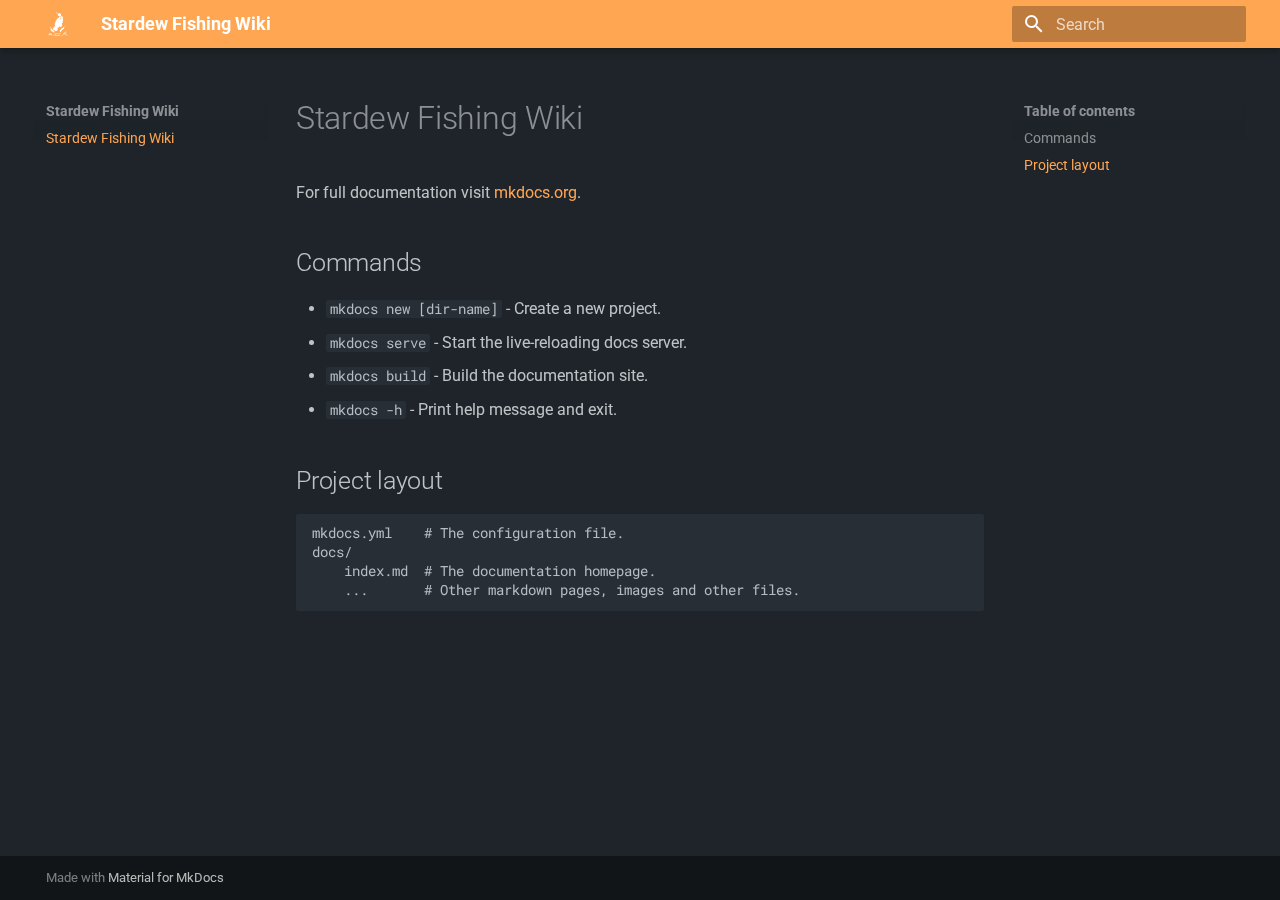
<file: index.html>
<!doctype html>
<html lang="en" class="no-js">
  <head>
    
      <meta charset="utf-8">
      <meta name="viewport" content="width=device-width,initial-scale=1">
      
      
      
      
      
      
      <link rel="icon" href="assets/favicon.png">
      <meta name="generator" content="mkdocs-1.6.1, mkdocs-material-9.6.12">
    
    
      
        <title>Stardew Fishing Wiki</title>
      
    
    
      <link rel="stylesheet" href="assets/stylesheets/main.2afb09e1.min.css">
      
        
        <link rel="stylesheet" href="assets/stylesheets/palette.06af60db.min.css">
      
      


    
    
      
    
    
      
        
        
        <link rel="preconnect" href="https://fonts.gstatic.com" crossorigin>
        <link rel="stylesheet" href="https://fonts.googleapis.com/css?family=Roboto:300,300i,400,400i,700,700i%7CRoboto+Mono:400,400i,700,700i&display=fallback">
        <style>:root{--md-text-font:"Roboto";--md-code-font:"Roboto Mono"}</style>
      
    
    
      <link rel="stylesheet" href="stylesheets/extra.css">
    
    <script>__md_scope=new URL(".",location),__md_hash=e=>[...e].reduce(((e,_)=>(e<<5)-e+_.charCodeAt(0)),0),__md_get=(e,_=localStorage,t=__md_scope)=>JSON.parse(_.getItem(t.pathname+"."+e)),__md_set=(e,_,t=localStorage,a=__md_scope)=>{try{t.setItem(a.pathname+"."+e,JSON.stringify(_))}catch(e){}}</script>
    
      

    
    
    
  </head>
  
  
    
    
      
    
    
    
    
    <body dir="ltr" data-md-color-scheme="slate" data-md-color-primary="custom" data-md-color-accent="indigo">
  
    
    <input class="md-toggle" data-md-toggle="drawer" type="checkbox" id="__drawer" autocomplete="off">
    <input class="md-toggle" data-md-toggle="search" type="checkbox" id="__search" autocomplete="off">
    <label class="md-overlay" for="__drawer"></label>
    <div data-md-component="skip">
      
        
        <a href="#stardew-fishing-wiki" class="md-skip">
          Skip to content
        </a>
      
    </div>
    <div data-md-component="announce">
      
    </div>
    
    
      

  

<header class="md-header md-header--shadow" data-md-component="header">
  <nav class="md-header__inner md-grid" aria-label="Header">
    <a href="." title="Stardew Fishing Wiki" class="md-header__button md-logo" aria-label="Stardew Fishing Wiki" data-md-component="logo">
      
  <img src="assets/favicon.png" alt="logo">

    </a>
    <label class="md-header__button md-icon" for="__drawer">
      
      <svg xmlns="http://www.w3.org/2000/svg" viewBox="0 0 24 24"><path d="M3 6h18v2H3zm0 5h18v2H3zm0 5h18v2H3z"/></svg>
    </label>
    <div class="md-header__title" data-md-component="header-title">
      <div class="md-header__ellipsis">
        <div class="md-header__topic">
          <span class="md-ellipsis">
            Stardew Fishing Wiki
          </span>
        </div>
        <div class="md-header__topic" data-md-component="header-topic">
          <span class="md-ellipsis">
            
              Stardew Fishing Wiki
            
          </span>
        </div>
      </div>
    </div>
    
      
        <form class="md-header__option" data-md-component="palette">
  
    
    
    
    <input class="md-option" data-md-color-media="" data-md-color-scheme="slate" data-md-color-primary="custom" data-md-color-accent="indigo"  aria-hidden="true"  type="radio" name="__palette" id="__palette_0">
    
  
</form>
      
    
    
      <script>var palette=__md_get("__palette");if(palette&&palette.color){if("(prefers-color-scheme)"===palette.color.media){var media=matchMedia("(prefers-color-scheme: light)"),input=document.querySelector(media.matches?"[data-md-color-media='(prefers-color-scheme: light)']":"[data-md-color-media='(prefers-color-scheme: dark)']");palette.color.media=input.getAttribute("data-md-color-media"),palette.color.scheme=input.getAttribute("data-md-color-scheme"),palette.color.primary=input.getAttribute("data-md-color-primary"),palette.color.accent=input.getAttribute("data-md-color-accent")}for(var[key,value]of Object.entries(palette.color))document.body.setAttribute("data-md-color-"+key,value)}</script>
    
    
    
      
      
        <label class="md-header__button md-icon" for="__search">
          
          <svg xmlns="http://www.w3.org/2000/svg" viewBox="0 0 24 24"><path d="M9.5 3A6.5 6.5 0 0 1 16 9.5c0 1.61-.59 3.09-1.56 4.23l.27.27h.79l5 5-1.5 1.5-5-5v-.79l-.27-.27A6.52 6.52 0 0 1 9.5 16 6.5 6.5 0 0 1 3 9.5 6.5 6.5 0 0 1 9.5 3m0 2C7 5 5 7 5 9.5S7 14 9.5 14 14 12 14 9.5 12 5 9.5 5"/></svg>
        </label>
        <div class="md-search" data-md-component="search" role="dialog">
  <label class="md-search__overlay" for="__search"></label>
  <div class="md-search__inner" role="search">
    <form class="md-search__form" name="search">
      <input type="text" class="md-search__input" name="query" aria-label="Search" placeholder="Search" autocapitalize="off" autocorrect="off" autocomplete="off" spellcheck="false" data-md-component="search-query" required>
      <label class="md-search__icon md-icon" for="__search">
        
        <svg xmlns="http://www.w3.org/2000/svg" viewBox="0 0 24 24"><path d="M9.5 3A6.5 6.5 0 0 1 16 9.5c0 1.61-.59 3.09-1.56 4.23l.27.27h.79l5 5-1.5 1.5-5-5v-.79l-.27-.27A6.52 6.52 0 0 1 9.5 16 6.5 6.5 0 0 1 3 9.5 6.5 6.5 0 0 1 9.5 3m0 2C7 5 5 7 5 9.5S7 14 9.5 14 14 12 14 9.5 12 5 9.5 5"/></svg>
        
        <svg xmlns="http://www.w3.org/2000/svg" viewBox="0 0 24 24"><path d="M20 11v2H8l5.5 5.5-1.42 1.42L4.16 12l7.92-7.92L13.5 5.5 8 11z"/></svg>
      </label>
      <nav class="md-search__options" aria-label="Search">
        
        <button type="reset" class="md-search__icon md-icon" title="Clear" aria-label="Clear" tabindex="-1">
          
          <svg xmlns="http://www.w3.org/2000/svg" viewBox="0 0 24 24"><path d="M19 6.41 17.59 5 12 10.59 6.41 5 5 6.41 10.59 12 5 17.59 6.41 19 12 13.41 17.59 19 19 17.59 13.41 12z"/></svg>
        </button>
      </nav>
      
    </form>
    <div class="md-search__output">
      <div class="md-search__scrollwrap" tabindex="0" data-md-scrollfix>
        <div class="md-search-result" data-md-component="search-result">
          <div class="md-search-result__meta">
            Initializing search
          </div>
          <ol class="md-search-result__list" role="presentation"></ol>
        </div>
      </div>
    </div>
  </div>
</div>
      
    
    
  </nav>
  
</header>
    
    <div class="md-container" data-md-component="container">
      
      
        
          
        
      
      <main class="md-main" data-md-component="main">
        <div class="md-main__inner md-grid">
          
            
              
              <div class="md-sidebar md-sidebar--primary" data-md-component="sidebar" data-md-type="navigation" >
                <div class="md-sidebar__scrollwrap">
                  <div class="md-sidebar__inner">
                    



<nav class="md-nav md-nav--primary" aria-label="Navigation" data-md-level="0">
  <label class="md-nav__title" for="__drawer">
    <a href="." title="Stardew Fishing Wiki" class="md-nav__button md-logo" aria-label="Stardew Fishing Wiki" data-md-component="logo">
      
  <img src="assets/favicon.png" alt="logo">

    </a>
    Stardew Fishing Wiki
  </label>
  
  <ul class="md-nav__list" data-md-scrollfix>
    
      
      
  
  
    
  
  
  
    <li class="md-nav__item md-nav__item--active">
      
      <input class="md-nav__toggle md-toggle" type="checkbox" id="__toc">
      
      
        
      
      
        <label class="md-nav__link md-nav__link--active" for="__toc">
          
  
  
  <span class="md-ellipsis">
    Stardew Fishing Wiki
    
  </span>
  

          <span class="md-nav__icon md-icon"></span>
        </label>
      
      <a href="." class="md-nav__link md-nav__link--active">
        
  
  
  <span class="md-ellipsis">
    Stardew Fishing Wiki
    
  </span>
  

      </a>
      
        

<nav class="md-nav md-nav--secondary" aria-label="Table of contents">
  
  
  
    
  
  
    <label class="md-nav__title" for="__toc">
      <span class="md-nav__icon md-icon"></span>
      Table of contents
    </label>
    <ul class="md-nav__list" data-md-component="toc" data-md-scrollfix>
      
        <li class="md-nav__item">
  <a href="#commands" class="md-nav__link">
    <span class="md-ellipsis">
      Commands
    </span>
  </a>
  
</li>
      
        <li class="md-nav__item">
  <a href="#project-layout" class="md-nav__link">
    <span class="md-ellipsis">
      Project layout
    </span>
  </a>
  
</li>
      
    </ul>
  
</nav>
      
    </li>
  

    
  </ul>
</nav>
                  </div>
                </div>
              </div>
            
            
              
              <div class="md-sidebar md-sidebar--secondary" data-md-component="sidebar" data-md-type="toc" >
                <div class="md-sidebar__scrollwrap">
                  <div class="md-sidebar__inner">
                    

<nav class="md-nav md-nav--secondary" aria-label="Table of contents">
  
  
  
    
  
  
    <label class="md-nav__title" for="__toc">
      <span class="md-nav__icon md-icon"></span>
      Table of contents
    </label>
    <ul class="md-nav__list" data-md-component="toc" data-md-scrollfix>
      
        <li class="md-nav__item">
  <a href="#commands" class="md-nav__link">
    <span class="md-ellipsis">
      Commands
    </span>
  </a>
  
</li>
      
        <li class="md-nav__item">
  <a href="#project-layout" class="md-nav__link">
    <span class="md-ellipsis">
      Project layout
    </span>
  </a>
  
</li>
      
    </ul>
  
</nav>
                  </div>
                </div>
              </div>
            
          
          
            <div class="md-content" data-md-component="content">
              <article class="md-content__inner md-typeset">
                
                  



<h1 id="stardew-fishing-wiki">Stardew Fishing Wiki</h1>
<p>For full documentation visit <a href="https://www.mkdocs.org">mkdocs.org</a>.</p>
<h2 id="commands">Commands</h2>
<ul>
<li><code>mkdocs new [dir-name]</code> - Create a new project.</li>
<li><code>mkdocs serve</code> - Start the live-reloading docs server.</li>
<li><code>mkdocs build</code> - Build the documentation site.</li>
<li><code>mkdocs -h</code> - Print help message and exit.</li>
</ul>
<h2 id="project-layout">Project layout</h2>
<pre><code>mkdocs.yml    # The configuration file.
docs/
    index.md  # The documentation homepage.
    ...       # Other markdown pages, images and other files.
</code></pre>












                
              </article>
            </div>
          
          
<script>var target=document.getElementById(location.hash.slice(1));target&&target.name&&(target.checked=target.name.startsWith("__tabbed_"))</script>
        </div>
        
      </main>
      
        <footer class="md-footer">
  
  <div class="md-footer-meta md-typeset">
    <div class="md-footer-meta__inner md-grid">
      <div class="md-copyright">
  
  
    Made with
    <a href="https://squidfunk.github.io/mkdocs-material/" target="_blank" rel="noopener">
      Material for MkDocs
    </a>
  
</div>
      
    </div>
  </div>
</footer>
      
    </div>
    <div class="md-dialog" data-md-component="dialog">
      <div class="md-dialog__inner md-typeset"></div>
    </div>
    
    
    
      
      <script id="__config" type="application/json">{"base": ".", "features": [], "search": "assets/javascripts/workers/search.f8cc74c7.min.js", "tags": null, "translations": {"clipboard.copied": "Copied to clipboard", "clipboard.copy": "Copy to clipboard", "search.result.more.one": "1 more on this page", "search.result.more.other": "# more on this page", "search.result.none": "No matching documents", "search.result.one": "1 matching document", "search.result.other": "# matching documents", "search.result.placeholder": "Type to start searching", "search.result.term.missing": "Missing", "select.version": "Select version"}, "version": null}</script>
    
    
      <script src="assets/javascripts/bundle.c8b220af.min.js"></script>
      
    
  </body>
</html>
</file>
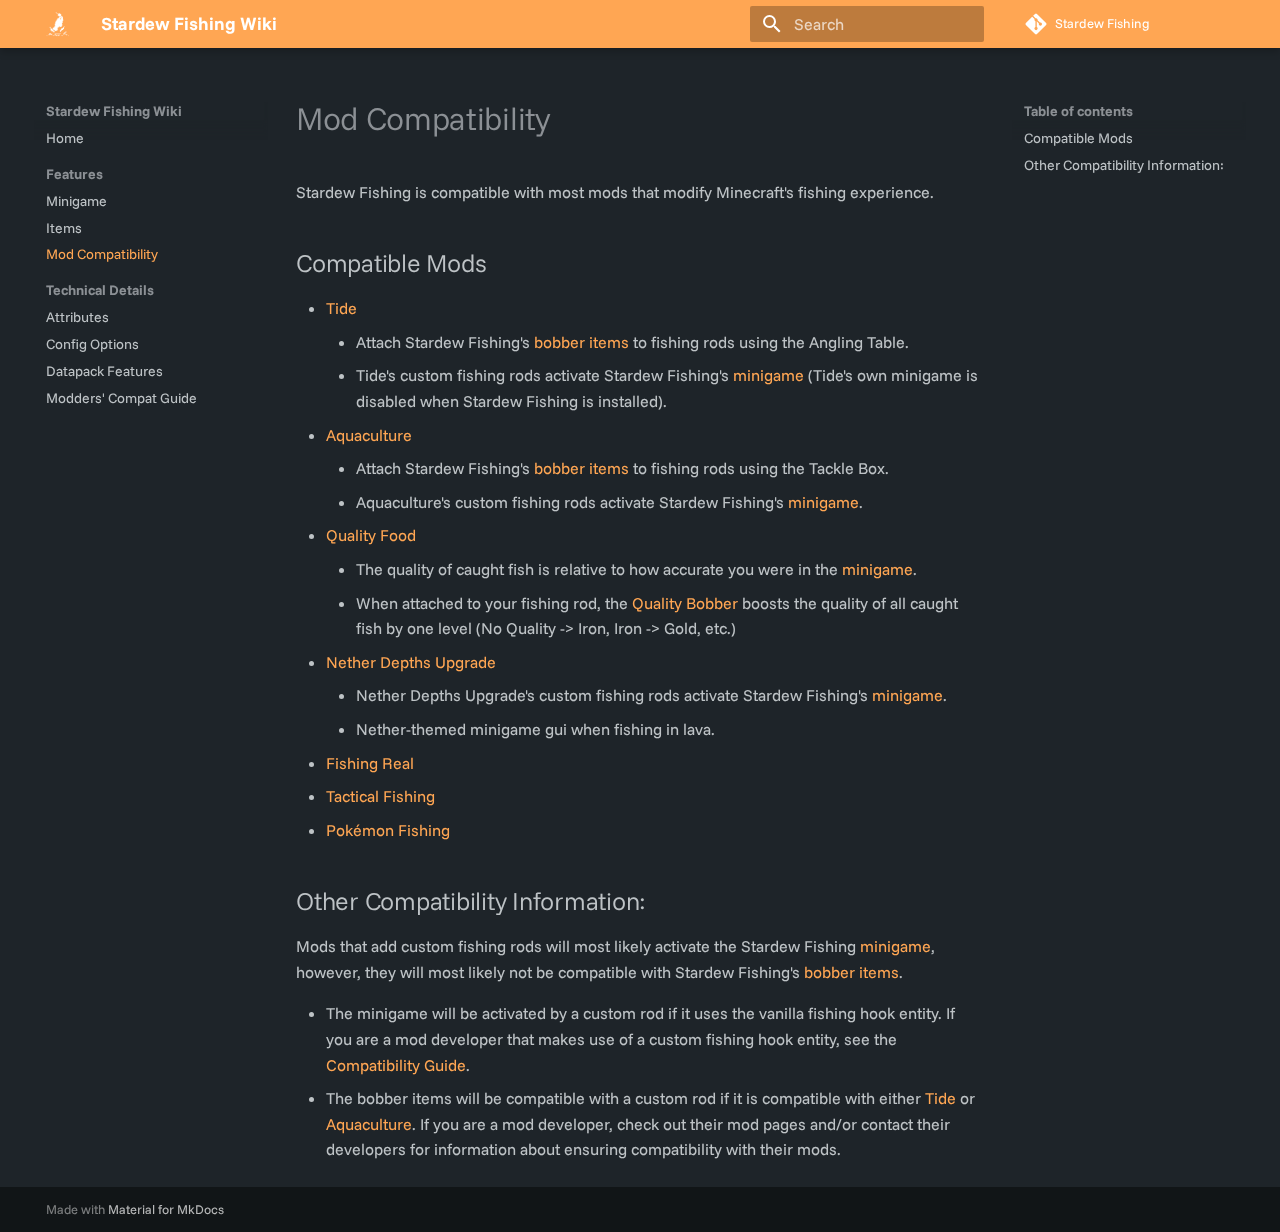
<file: features/compat/index.html>
<!doctype html>
<html lang="en" class="no-js">
  <head>
    
      <meta charset="utf-8">
      <meta name="viewport" content="width=device-width,initial-scale=1">
      
      
      
      
        <link rel="prev" href="../items/">
      
      
        <link rel="next" href="../../technical/attributes/">
      
      
      <link rel="icon" href="../../assets/favicon.png">
      <meta name="generator" content="mkdocs-1.6.1, mkdocs-material-9.6.12">
    
    
      
        <title>Mod Compatibility - Stardew Fishing Wiki</title>
      
    
    
      <link rel="stylesheet" href="../../assets/stylesheets/main.2afb09e1.min.css">
      
        
        <link rel="stylesheet" href="../../assets/stylesheets/palette.06af60db.min.css">
      
      
  
  
    
    
  
  
  <style>:root{--md-admonition-icon--example:url('data:image/svg+xml;charset=utf-8,%3Csvg%20xmlns%3D%22http%3A//www.w3.org/2000/svg%22%20viewBox%3D%220%200%20512%20512%22%3E%3C%21--%21%20Font%20Awesome%20Free%206.7.2%20by%20%40fontawesome%20-%20https%3A//fontawesome.com%20License%20-%20https%3A//fontawesome.com/license/free%20%28Icons%3A%20CC%20BY%204.0%2C%20Fonts%3A%20SIL%20OFL%201.1%2C%20Code%3A%20MIT%20License%29%20Copyright%202024%20Fonticons%2C%20Inc.--%3E%3Cpath%20d%3D%22M495.9%20166.6c3.2%208.7.5%2018.4-6.4%2024.6l-43.3%2039.4c1.1%208.3%201.7%2016.8%201.7%2025.4s-.6%2017.1-1.7%2025.4l43.3%2039.4c6.9%206.2%209.6%2015.9%206.4%2024.6-4.4%2011.9-9.7%2023.3-15.8%2034.3l-4.7%208.1c-6.6%2011-14%2021.4-22.1%2031.2-5.9%207.2-15.7%209.6-24.5%206.8l-55.7-17.7c-13.4%2010.3-28.2%2018.9-44%2025.4l-12.5%2057.1c-2%209.1-9%2016.3-18.2%2017.8-13.8%202.3-28%203.5-42.5%203.5s-28.7-1.2-42.5-3.5c-9.2-1.5-16.2-8.7-18.2-17.8l-12.5-57.1c-15.8-6.5-30.6-15.1-44-25.4l-55.6%2017.8c-8.8%202.8-18.6.3-24.5-6.8-8.1-9.8-15.5-20.2-22.1-31.2l-4.7-8.1c-6.1-11-11.4-22.4-15.8-34.3-3.2-8.7-.5-18.4%206.4-24.6l43.3-39.4c-1.1-8.4-1.7-16.9-1.7-25.5s.6-17.1%201.7-25.4l-43.3-39.4c-6.9-6.2-9.6-15.9-6.4-24.6%204.4-11.9%209.7-23.3%2015.8-34.3l4.7-8.1c6.6-11%2014-21.4%2022.1-31.2%205.9-7.2%2015.7-9.6%2024.5-6.8l55.7%2017.7c13.4-10.3%2028.2-18.9%2044-25.4l12.5-57.1c2-9.1%209-16.3%2018.2-17.8C227.3%201.2%20241.5%200%20256%200s28.7%201.2%2042.5%203.5c9.2%201.5%2016.2%208.7%2018.2%2017.8l12.5%2057.1c15.8%206.5%2030.6%2015.1%2044%2025.4l55.7-17.7c8.8-2.8%2018.6-.3%2024.5%206.8%208.1%209.8%2015.5%2020.2%2022.1%2031.2l4.7%208.1c6.1%2011%2011.4%2022.4%2015.8%2034.3zM256%20336a80%2080%200%201%200%200-160%2080%2080%200%201%200%200%20160%22/%3E%3C/svg%3E');}</style>


  
  
  
  
  <style>:root{--md-annotation-icon:url('data:image/svg+xml;charset=utf-8,%3Csvg%20xmlns%3D%22http%3A//www.w3.org/2000/svg%22%20viewBox%3D%220%200%20512%20512%22%3E%3C%21--%21%20Font%20Awesome%20Free%206.7.2%20by%20%40fontawesome%20-%20https%3A//fontawesome.com%20License%20-%20https%3A//fontawesome.com/license/free%20%28Icons%3A%20CC%20BY%204.0%2C%20Fonts%3A%20SIL%20OFL%201.1%2C%20Code%3A%20MIT%20License%29%20Copyright%202024%20Fonticons%2C%20Inc.--%3E%3Cpath%20d%3D%22M495.9%20166.6c3.2%208.7.5%2018.4-6.4%2024.6l-43.3%2039.4c1.1%208.3%201.7%2016.8%201.7%2025.4s-.6%2017.1-1.7%2025.4l43.3%2039.4c6.9%206.2%209.6%2015.9%206.4%2024.6-4.4%2011.9-9.7%2023.3-15.8%2034.3l-4.7%208.1c-6.6%2011-14%2021.4-22.1%2031.2-5.9%207.2-15.7%209.6-24.5%206.8l-55.7-17.7c-13.4%2010.3-28.2%2018.9-44%2025.4l-12.5%2057.1c-2%209.1-9%2016.3-18.2%2017.8-13.8%202.3-28%203.5-42.5%203.5s-28.7-1.2-42.5-3.5c-9.2-1.5-16.2-8.7-18.2-17.8l-12.5-57.1c-15.8-6.5-30.6-15.1-44-25.4l-55.6%2017.8c-8.8%202.8-18.6.3-24.5-6.8-8.1-9.8-15.5-20.2-22.1-31.2l-4.7-8.1c-6.1-11-11.4-22.4-15.8-34.3-3.2-8.7-.5-18.4%206.4-24.6l43.3-39.4c-1.1-8.4-1.7-16.9-1.7-25.5s.6-17.1%201.7-25.4l-43.3-39.4c-6.9-6.2-9.6-15.9-6.4-24.6%204.4-11.9%209.7-23.3%2015.8-34.3l4.7-8.1c6.6-11%2014-21.4%2022.1-31.2%205.9-7.2%2015.7-9.6%2024.5-6.8l55.7%2017.7c13.4-10.3%2028.2-18.9%2044-25.4l12.5-57.1c2-9.1%209-16.3%2018.2-17.8C227.3%201.2%20241.5%200%20256%200s28.7%201.2%2042.5%203.5c9.2%201.5%2016.2%208.7%2018.2%2017.8l12.5%2057.1c15.8%206.5%2030.6%2015.1%2044%2025.4l55.7-17.7c8.8-2.8%2018.6-.3%2024.5%206.8%208.1%209.8%2015.5%2020.2%2022.1%2031.2l4.7%208.1c6.1%2011%2011.4%2022.4%2015.8%2034.3zM256%20336a80%2080%200%201%200%200-160%2080%2080%200%201%200%200%20160%22/%3E%3C/svg%3E');}</style>


    
    
      
    
    
      
        
        
        <link rel="preconnect" href="https://fonts.gstatic.com" crossorigin>
        <link rel="stylesheet" href="https://fonts.googleapis.com/css?family=Funnel+Sans:300,300i,400,400i,700,700i%7CRoboto+Mono:400,400i,700,700i&display=fallback">
        <style>:root{--md-text-font:"Funnel Sans";--md-code-font:"Roboto Mono"}</style>
      
    
    
      <link rel="stylesheet" href="../../stylesheets/extra.css">
    
    <script>__md_scope=new URL("../..",location),__md_hash=e=>[...e].reduce(((e,_)=>(e<<5)-e+_.charCodeAt(0)),0),__md_get=(e,_=localStorage,t=__md_scope)=>JSON.parse(_.getItem(t.pathname+"."+e)),__md_set=(e,_,t=localStorage,a=__md_scope)=>{try{t.setItem(a.pathname+"."+e,JSON.stringify(_))}catch(e){}}</script>
    
      

    
    
    
  </head>
  
  
    
    
      
    
    
    
    
    <body dir="ltr" data-md-color-scheme="slate" data-md-color-primary="custom" data-md-color-accent="custom">
  
    
    <input class="md-toggle" data-md-toggle="drawer" type="checkbox" id="__drawer" autocomplete="off">
    <input class="md-toggle" data-md-toggle="search" type="checkbox" id="__search" autocomplete="off">
    <label class="md-overlay" for="__drawer"></label>
    <div data-md-component="skip">
      
        
        <a href="#mod-compatibility" class="md-skip">
          Skip to content
        </a>
      
    </div>
    <div data-md-component="announce">
      
    </div>
    
    
      

  

<header class="md-header md-header--shadow" data-md-component="header">
  <nav class="md-header__inner md-grid" aria-label="Header">
    <a href="../.." title="Stardew Fishing Wiki" class="md-header__button md-logo" aria-label="Stardew Fishing Wiki" data-md-component="logo">
      
  <img src="../../assets/favicon.png" alt="logo">

    </a>
    <label class="md-header__button md-icon" for="__drawer">
      
      <svg xmlns="http://www.w3.org/2000/svg" viewBox="0 0 24 24"><path d="M3 6h18v2H3zm0 5h18v2H3zm0 5h18v2H3z"/></svg>
    </label>
    <div class="md-header__title" data-md-component="header-title">
      <div class="md-header__ellipsis">
        <div class="md-header__topic">
          <span class="md-ellipsis">
            Stardew Fishing Wiki
          </span>
        </div>
        <div class="md-header__topic" data-md-component="header-topic">
          <span class="md-ellipsis">
            
              Mod Compatibility
            
          </span>
        </div>
      </div>
    </div>
    
      
        <form class="md-header__option" data-md-component="palette">
  
    
    
    
    <input class="md-option" data-md-color-media="" data-md-color-scheme="slate" data-md-color-primary="custom" data-md-color-accent="custom"  aria-hidden="true"  type="radio" name="__palette" id="__palette_0">
    
  
</form>
      
    
    
      <script>var palette=__md_get("__palette");if(palette&&palette.color){if("(prefers-color-scheme)"===palette.color.media){var media=matchMedia("(prefers-color-scheme: light)"),input=document.querySelector(media.matches?"[data-md-color-media='(prefers-color-scheme: light)']":"[data-md-color-media='(prefers-color-scheme: dark)']");palette.color.media=input.getAttribute("data-md-color-media"),palette.color.scheme=input.getAttribute("data-md-color-scheme"),palette.color.primary=input.getAttribute("data-md-color-primary"),palette.color.accent=input.getAttribute("data-md-color-accent")}for(var[key,value]of Object.entries(palette.color))document.body.setAttribute("data-md-color-"+key,value)}</script>
    
    
    
      
      
        <label class="md-header__button md-icon" for="__search">
          
          <svg xmlns="http://www.w3.org/2000/svg" viewBox="0 0 24 24"><path d="M9.5 3A6.5 6.5 0 0 1 16 9.5c0 1.61-.59 3.09-1.56 4.23l.27.27h.79l5 5-1.5 1.5-5-5v-.79l-.27-.27A6.52 6.52 0 0 1 9.5 16 6.5 6.5 0 0 1 3 9.5 6.5 6.5 0 0 1 9.5 3m0 2C7 5 5 7 5 9.5S7 14 9.5 14 14 12 14 9.5 12 5 9.5 5"/></svg>
        </label>
        <div class="md-search" data-md-component="search" role="dialog">
  <label class="md-search__overlay" for="__search"></label>
  <div class="md-search__inner" role="search">
    <form class="md-search__form" name="search">
      <input type="text" class="md-search__input" name="query" aria-label="Search" placeholder="Search" autocapitalize="off" autocorrect="off" autocomplete="off" spellcheck="false" data-md-component="search-query" required>
      <label class="md-search__icon md-icon" for="__search">
        
        <svg xmlns="http://www.w3.org/2000/svg" viewBox="0 0 24 24"><path d="M9.5 3A6.5 6.5 0 0 1 16 9.5c0 1.61-.59 3.09-1.56 4.23l.27.27h.79l5 5-1.5 1.5-5-5v-.79l-.27-.27A6.52 6.52 0 0 1 9.5 16 6.5 6.5 0 0 1 3 9.5 6.5 6.5 0 0 1 9.5 3m0 2C7 5 5 7 5 9.5S7 14 9.5 14 14 12 14 9.5 12 5 9.5 5"/></svg>
        
        <svg xmlns="http://www.w3.org/2000/svg" viewBox="0 0 24 24"><path d="M20 11v2H8l5.5 5.5-1.42 1.42L4.16 12l7.92-7.92L13.5 5.5 8 11z"/></svg>
      </label>
      <nav class="md-search__options" aria-label="Search">
        
        <button type="reset" class="md-search__icon md-icon" title="Clear" aria-label="Clear" tabindex="-1">
          
          <svg xmlns="http://www.w3.org/2000/svg" viewBox="0 0 24 24"><path d="M19 6.41 17.59 5 12 10.59 6.41 5 5 6.41 10.59 12 5 17.59 6.41 19 12 13.41 17.59 19 19 17.59 13.41 12z"/></svg>
        </button>
      </nav>
      
    </form>
    <div class="md-search__output">
      <div class="md-search__scrollwrap" tabindex="0" data-md-scrollfix>
        <div class="md-search-result" data-md-component="search-result">
          <div class="md-search-result__meta">
            Initializing search
          </div>
          <ol class="md-search-result__list" role="presentation"></ol>
        </div>
      </div>
    </div>
  </div>
</div>
      
    
    
      <div class="md-header__source">
        <a href="https://github.com/BrownBear85/stardewfishing" title="Go to repository" class="md-source" data-md-component="source">
  <div class="md-source__icon md-icon">
    
    <svg xmlns="http://www.w3.org/2000/svg" viewBox="0 0 448 512"><!--! Font Awesome Free 6.7.2 by @fontawesome - https://fontawesome.com License - https://fontawesome.com/license/free (Icons: CC BY 4.0, Fonts: SIL OFL 1.1, Code: MIT License) Copyright 2024 Fonticons, Inc.--><path d="M439.55 236.05 244 40.45a28.87 28.87 0 0 0-40.81 0l-40.66 40.63 51.52 51.52c27.06-9.14 52.68 16.77 43.39 43.68l49.66 49.66c34.23-11.8 61.18 31 35.47 56.69-26.49 26.49-70.21-2.87-56-37.34L240.22 199v121.85c25.3 12.54 22.26 41.85 9.08 55a34.34 34.34 0 0 1-48.55 0c-17.57-17.6-11.07-46.91 11.25-56v-123c-20.8-8.51-24.6-30.74-18.64-45L142.57 101 8.45 235.14a28.86 28.86 0 0 0 0 40.81l195.61 195.6a28.86 28.86 0 0 0 40.8 0l194.69-194.69a28.86 28.86 0 0 0 0-40.81"/></svg>
  </div>
  <div class="md-source__repository">
    Stardew Fishing
  </div>
</a>
      </div>
    
  </nav>
  
</header>
    
    <div class="md-container" data-md-component="container">
      
      
        
          
        
      
      <main class="md-main" data-md-component="main">
        <div class="md-main__inner md-grid">
          
            
              
              <div class="md-sidebar md-sidebar--primary" data-md-component="sidebar" data-md-type="navigation" >
                <div class="md-sidebar__scrollwrap">
                  <div class="md-sidebar__inner">
                    



<nav class="md-nav md-nav--primary" aria-label="Navigation" data-md-level="0">
  <label class="md-nav__title" for="__drawer">
    <a href="../.." title="Stardew Fishing Wiki" class="md-nav__button md-logo" aria-label="Stardew Fishing Wiki" data-md-component="logo">
      
  <img src="../../assets/favicon.png" alt="logo">

    </a>
    Stardew Fishing Wiki
  </label>
  
    <div class="md-nav__source">
      <a href="https://github.com/BrownBear85/stardewfishing" title="Go to repository" class="md-source" data-md-component="source">
  <div class="md-source__icon md-icon">
    
    <svg xmlns="http://www.w3.org/2000/svg" viewBox="0 0 448 512"><!--! Font Awesome Free 6.7.2 by @fontawesome - https://fontawesome.com License - https://fontawesome.com/license/free (Icons: CC BY 4.0, Fonts: SIL OFL 1.1, Code: MIT License) Copyright 2024 Fonticons, Inc.--><path d="M439.55 236.05 244 40.45a28.87 28.87 0 0 0-40.81 0l-40.66 40.63 51.52 51.52c27.06-9.14 52.68 16.77 43.39 43.68l49.66 49.66c34.23-11.8 61.18 31 35.47 56.69-26.49 26.49-70.21-2.87-56-37.34L240.22 199v121.85c25.3 12.54 22.26 41.85 9.08 55a34.34 34.34 0 0 1-48.55 0c-17.57-17.6-11.07-46.91 11.25-56v-123c-20.8-8.51-24.6-30.74-18.64-45L142.57 101 8.45 235.14a28.86 28.86 0 0 0 0 40.81l195.61 195.6a28.86 28.86 0 0 0 40.8 0l194.69-194.69a28.86 28.86 0 0 0 0-40.81"/></svg>
  </div>
  <div class="md-source__repository">
    Stardew Fishing
  </div>
</a>
    </div>
  
  <ul class="md-nav__list" data-md-scrollfix>
    
      
      
  
  
  
  
    <li class="md-nav__item">
      <a href="../.." class="md-nav__link">
        
  
  
  <span class="md-ellipsis">
    Home
    
  </span>
  

      </a>
    </li>
  

    
      
      
  
  
    
  
  
  
    
    
    
    
      
        
        
      
    
    
    <li class="md-nav__item md-nav__item--active md-nav__item--section md-nav__item--nested">
      
        
        
        <input class="md-nav__toggle md-toggle " type="checkbox" id="__nav_2" checked>
        
          
          <label class="md-nav__link" for="__nav_2" id="__nav_2_label" tabindex="">
            
  
  
  <span class="md-ellipsis">
    Features
    
  </span>
  

            <span class="md-nav__icon md-icon"></span>
          </label>
        
        <nav class="md-nav" data-md-level="1" aria-labelledby="__nav_2_label" aria-expanded="true">
          <label class="md-nav__title" for="__nav_2">
            <span class="md-nav__icon md-icon"></span>
            Features
          </label>
          <ul class="md-nav__list" data-md-scrollfix>
            
              
                
  
  
  
  
    <li class="md-nav__item">
      <a href="../minigame/" class="md-nav__link">
        
  
  
  <span class="md-ellipsis">
    Minigame
    
  </span>
  

      </a>
    </li>
  

              
            
              
                
  
  
  
  
    <li class="md-nav__item">
      <a href="../items/" class="md-nav__link">
        
  
  
  <span class="md-ellipsis">
    Items
    
  </span>
  

      </a>
    </li>
  

              
            
              
                
  
  
    
  
  
  
    <li class="md-nav__item md-nav__item--active">
      
      <input class="md-nav__toggle md-toggle" type="checkbox" id="__toc">
      
      
        
      
      
        <label class="md-nav__link md-nav__link--active" for="__toc">
          
  
  
  <span class="md-ellipsis">
    Mod Compatibility
    
  </span>
  

          <span class="md-nav__icon md-icon"></span>
        </label>
      
      <a href="./" class="md-nav__link md-nav__link--active">
        
  
  
  <span class="md-ellipsis">
    Mod Compatibility
    
  </span>
  

      </a>
      
        

<nav class="md-nav md-nav--secondary" aria-label="Table of contents">
  
  
  
    
  
  
    <label class="md-nav__title" for="__toc">
      <span class="md-nav__icon md-icon"></span>
      Table of contents
    </label>
    <ul class="md-nav__list" data-md-component="toc" data-md-scrollfix>
      
        <li class="md-nav__item">
  <a href="#compatible-mods" class="md-nav__link">
    <span class="md-ellipsis">
      Compatible Mods
    </span>
  </a>
  
</li>
      
        <li class="md-nav__item">
  <a href="#other-compatibility-information" class="md-nav__link">
    <span class="md-ellipsis">
      Other Compatibility Information:
    </span>
  </a>
  
</li>
      
    </ul>
  
</nav>
      
    </li>
  

              
            
          </ul>
        </nav>
      
    </li>
  

    
      
      
  
  
  
  
    
    
    
    
      
        
        
      
    
    
    <li class="md-nav__item md-nav__item--section md-nav__item--nested">
      
        
        
        <input class="md-nav__toggle md-toggle " type="checkbox" id="__nav_3" >
        
          
          <label class="md-nav__link" for="__nav_3" id="__nav_3_label" tabindex="">
            
  
  
  <span class="md-ellipsis">
    Technical Details
    
  </span>
  

            <span class="md-nav__icon md-icon"></span>
          </label>
        
        <nav class="md-nav" data-md-level="1" aria-labelledby="__nav_3_label" aria-expanded="false">
          <label class="md-nav__title" for="__nav_3">
            <span class="md-nav__icon md-icon"></span>
            Technical Details
          </label>
          <ul class="md-nav__list" data-md-scrollfix>
            
              
                
  
  
  
  
    <li class="md-nav__item">
      <a href="../../technical/attributes/" class="md-nav__link">
        
  
  
  <span class="md-ellipsis">
    Attributes
    
  </span>
  

      </a>
    </li>
  

              
            
              
                
  
  
  
  
    <li class="md-nav__item">
      <a href="../../technical/config/" class="md-nav__link">
        
  
  
  <span class="md-ellipsis">
    Config Options
    
  </span>
  

      </a>
    </li>
  

              
            
              
                
  
  
  
  
    <li class="md-nav__item">
      <a href="../../technical/datapacks/" class="md-nav__link">
        
  
  
  <span class="md-ellipsis">
    Datapack Features
    
  </span>
  

      </a>
    </li>
  

              
            
              
                
  
  
  
  
    <li class="md-nav__item">
      <a href="../../technical/compat-guide/" class="md-nav__link">
        
  
  
  <span class="md-ellipsis">
    Modders' Compat Guide
    
  </span>
  

      </a>
    </li>
  

              
            
          </ul>
        </nav>
      
    </li>
  

    
  </ul>
</nav>
                  </div>
                </div>
              </div>
            
            
              
              <div class="md-sidebar md-sidebar--secondary" data-md-component="sidebar" data-md-type="toc" >
                <div class="md-sidebar__scrollwrap">
                  <div class="md-sidebar__inner">
                    

<nav class="md-nav md-nav--secondary" aria-label="Table of contents">
  
  
  
    
  
  
    <label class="md-nav__title" for="__toc">
      <span class="md-nav__icon md-icon"></span>
      Table of contents
    </label>
    <ul class="md-nav__list" data-md-component="toc" data-md-scrollfix>
      
        <li class="md-nav__item">
  <a href="#compatible-mods" class="md-nav__link">
    <span class="md-ellipsis">
      Compatible Mods
    </span>
  </a>
  
</li>
      
        <li class="md-nav__item">
  <a href="#other-compatibility-information" class="md-nav__link">
    <span class="md-ellipsis">
      Other Compatibility Information:
    </span>
  </a>
  
</li>
      
    </ul>
  
</nav>
                  </div>
                </div>
              </div>
            
          
          
            <div class="md-content" data-md-component="content">
              <article class="md-content__inner md-typeset">
                
                  


  
  


<h1 id="mod-compatibility">Mod Compatibility</h1>
<p>Stardew Fishing is compatible with most mods that modify Minecraft's fishing experience.</p>
<h2 id="compatible-mods">Compatible Mods</h2>
<ul>
<li><a href="https://www.curseforge.com/minecraft/mc-mods/tide">Tide</a><ul>
<li>Attach Stardew Fishing's <a href="../items/#bobber-items">bobber items</a> to fishing rods using the Angling Table.</li>
<li>Tide's custom fishing rods activate Stardew Fishing's <a href="../minigame/">minigame</a> (Tide's own minigame is disabled when Stardew Fishing is installed).</li>
</ul>
</li>
<li><a href="https://www.curseforge.com/minecraft/mc-mods/aquaculture">Aquaculture</a><ul>
<li>Attach Stardew Fishing's <a href="../items/#bobber-items">bobber items</a> to fishing rods using the Tackle Box.</li>
<li>Aquaculture's custom fishing rods activate Stardew Fishing's <a href="../minigame/">minigame</a>.</li>
</ul>
</li>
<li><a href="https://www.curseforge.com/minecraft/mc-mods/quality-food">Quality Food</a><ul>
<li>The quality of caught fish is relative to how accurate you were in the <a href="../minigame/">minigame</a>.</li>
<li>When attached to your fishing rod, the <a href="../items/#quality-bobber">Quality Bobber</a> boosts the quality of all caught fish by one level (No Quality -&gt; Iron, Iron -&gt; Gold, etc.)</li>
</ul>
</li>
<li><a href="https://www.curseforge.com/minecraft/mc-mods/nether-depths-upgrade">Nether Depths Upgrade</a><ul>
<li>Nether Depths Upgrade's custom fishing rods activate Stardew Fishing's <a href="../minigame/">minigame</a>.</li>
<li>Nether-themed minigame gui when fishing in lava.</li>
</ul>
</li>
<li><a href="https://www.curseforge.com/minecraft/mc-mods/fishing-real">Fishing Real</a></li>
<li><a href="https://www.curseforge.com/minecraft/mc-mods/tactical-fishing">Tactical Fishing</a></li>
<li><a href="https://modrinth.com/datapack/pokmon-fishing">Pokémon Fishing</a></li>
</ul>
<h2 id="other-compatibility-information">Other Compatibility Information:</h2>
<p>Mods that add custom fishing rods will most likely activate the Stardew Fishing <a href="../minigame/">minigame</a>, however, they will most likely not be compatible with Stardew Fishing's <a href="../items/#bobber-items">bobber items</a>.</p>
<ul>
<li>The minigame will be activated by a custom rod if it uses the vanilla fishing hook entity. If you are a mod developer that makes use of a custom fishing hook entity, see the <a href="../../technical/compat-guide/#custom-fishing-hook-entities">Compatibility Guide</a>.</li>
<li>The bobber items will be compatible with a custom rod if it is compatible with either <a href="https://www.curseforge.com/minecraft/mc-mods/tide">Tide</a> or <a href="https://www.curseforge.com/minecraft/mc-mods/aquaculture">Aquaculture</a>. If you are a mod developer, check out their mod pages and/or contact their developers for information about ensuring compatibility with their mods.</li>
</ul>












                
              </article>
            </div>
          
          
<script>var target=document.getElementById(location.hash.slice(1));target&&target.name&&(target.checked=target.name.startsWith("__tabbed_"))</script>
        </div>
        
      </main>
      
        <footer class="md-footer">
  
  <div class="md-footer-meta md-typeset">
    <div class="md-footer-meta__inner md-grid">
      <div class="md-copyright">
  
  
    Made with
    <a href="https://squidfunk.github.io/mkdocs-material/" target="_blank" rel="noopener">
      Material for MkDocs
    </a>
  
</div>
      
    </div>
  </div>
</footer>
      
    </div>
    <div class="md-dialog" data-md-component="dialog">
      <div class="md-dialog__inner md-typeset"></div>
    </div>
    
    
    
      
      <script id="__config" type="application/json">{"base": "../..", "features": ["navigation.sections", "content.code.copy"], "search": "../../assets/javascripts/workers/search.f8cc74c7.min.js", "tags": null, "translations": {"clipboard.copied": "Copied to clipboard", "clipboard.copy": "Copy to clipboard", "search.result.more.one": "1 more on this page", "search.result.more.other": "# more on this page", "search.result.none": "No matching documents", "search.result.one": "1 matching document", "search.result.other": "# matching documents", "search.result.placeholder": "Type to start searching", "search.result.term.missing": "Missing", "select.version": "Select version"}, "version": null}</script>
    
    
      <script src="../../assets/javascripts/bundle.c8b220af.min.js"></script>
      
    
  </body>
</html>
</file>
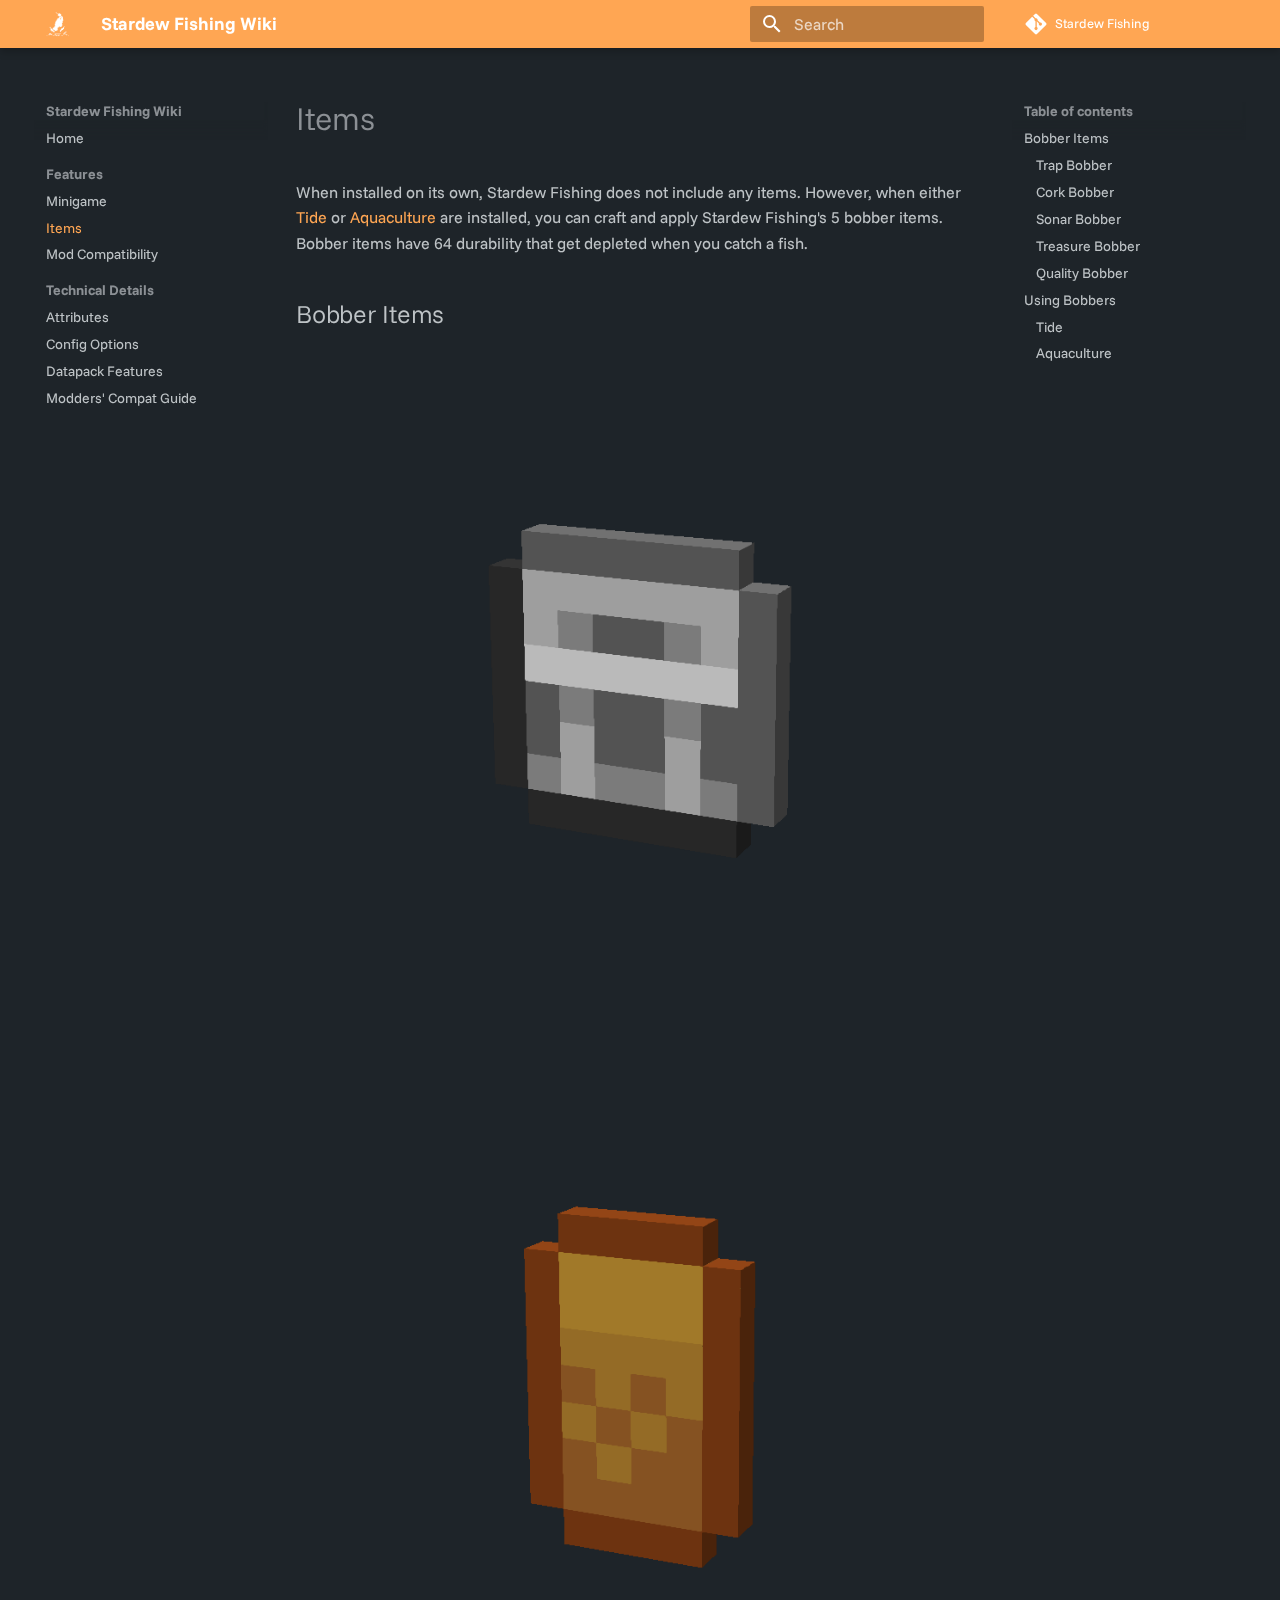
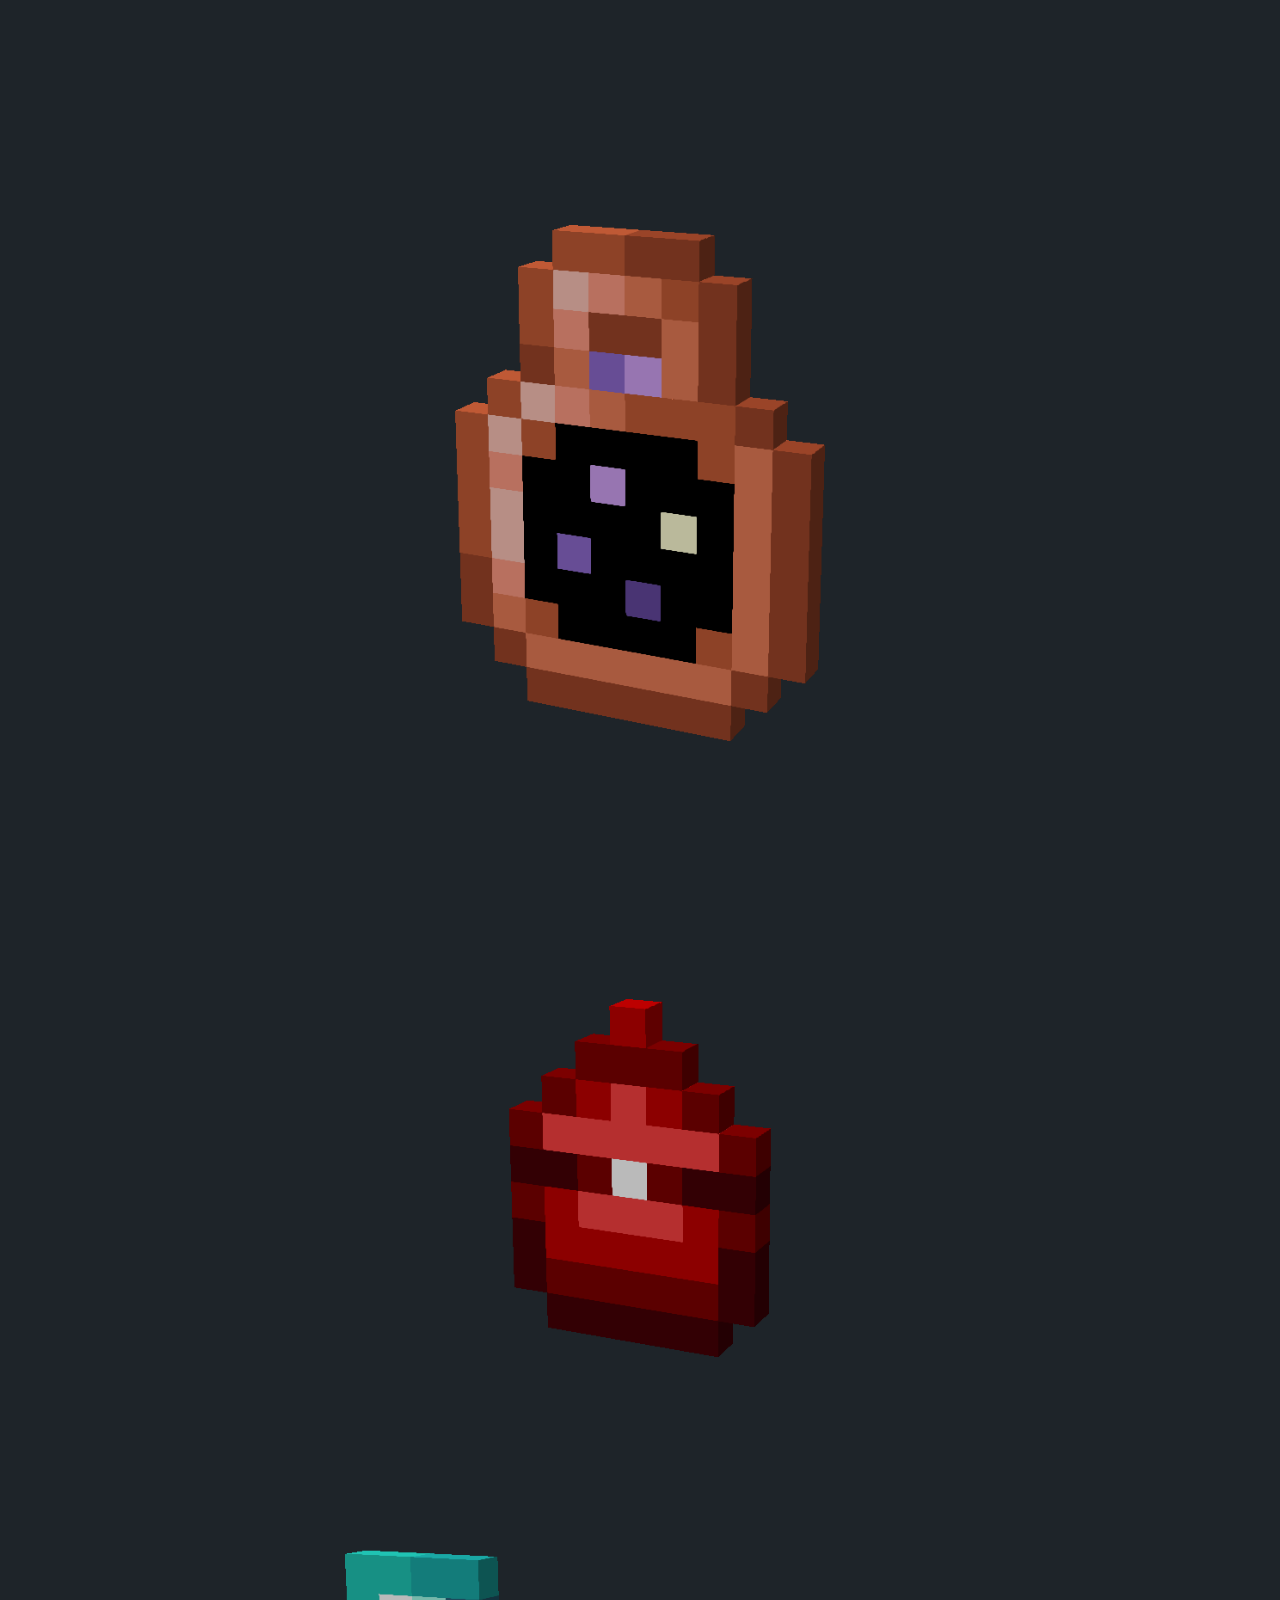
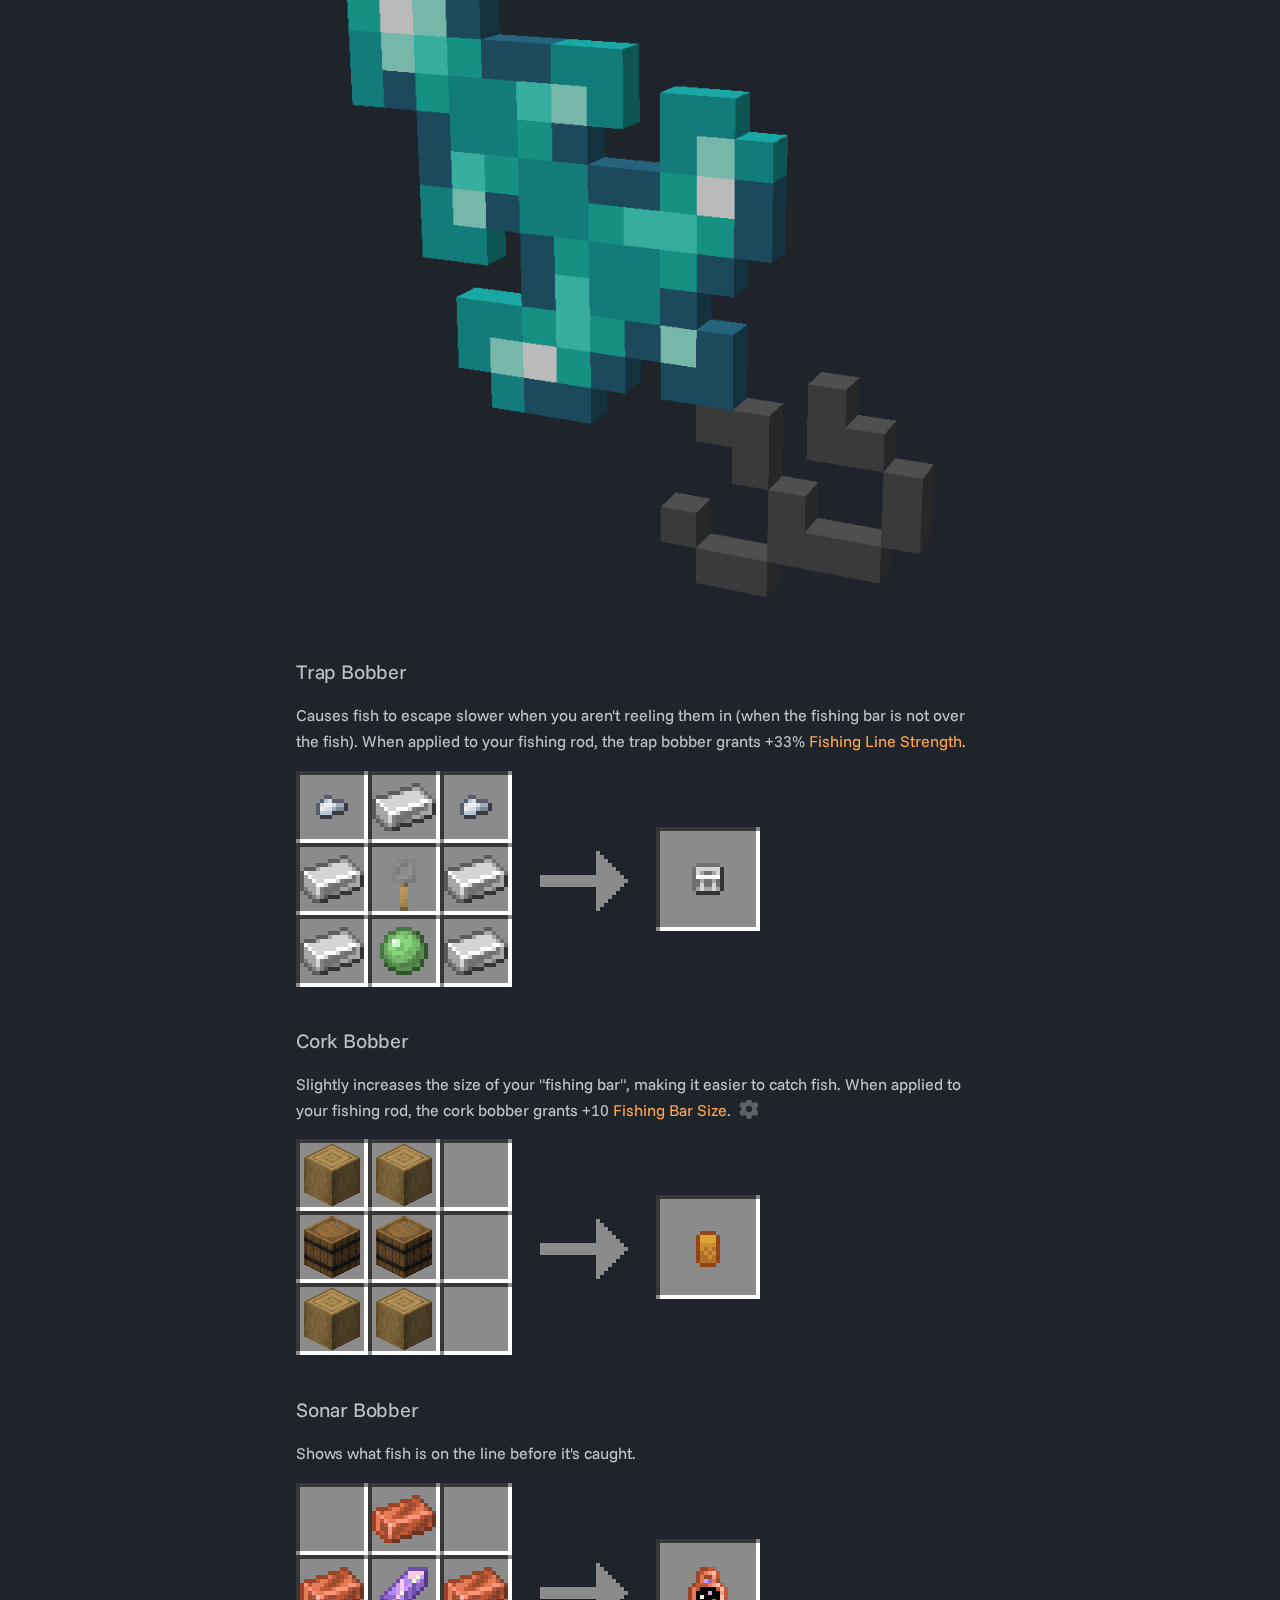
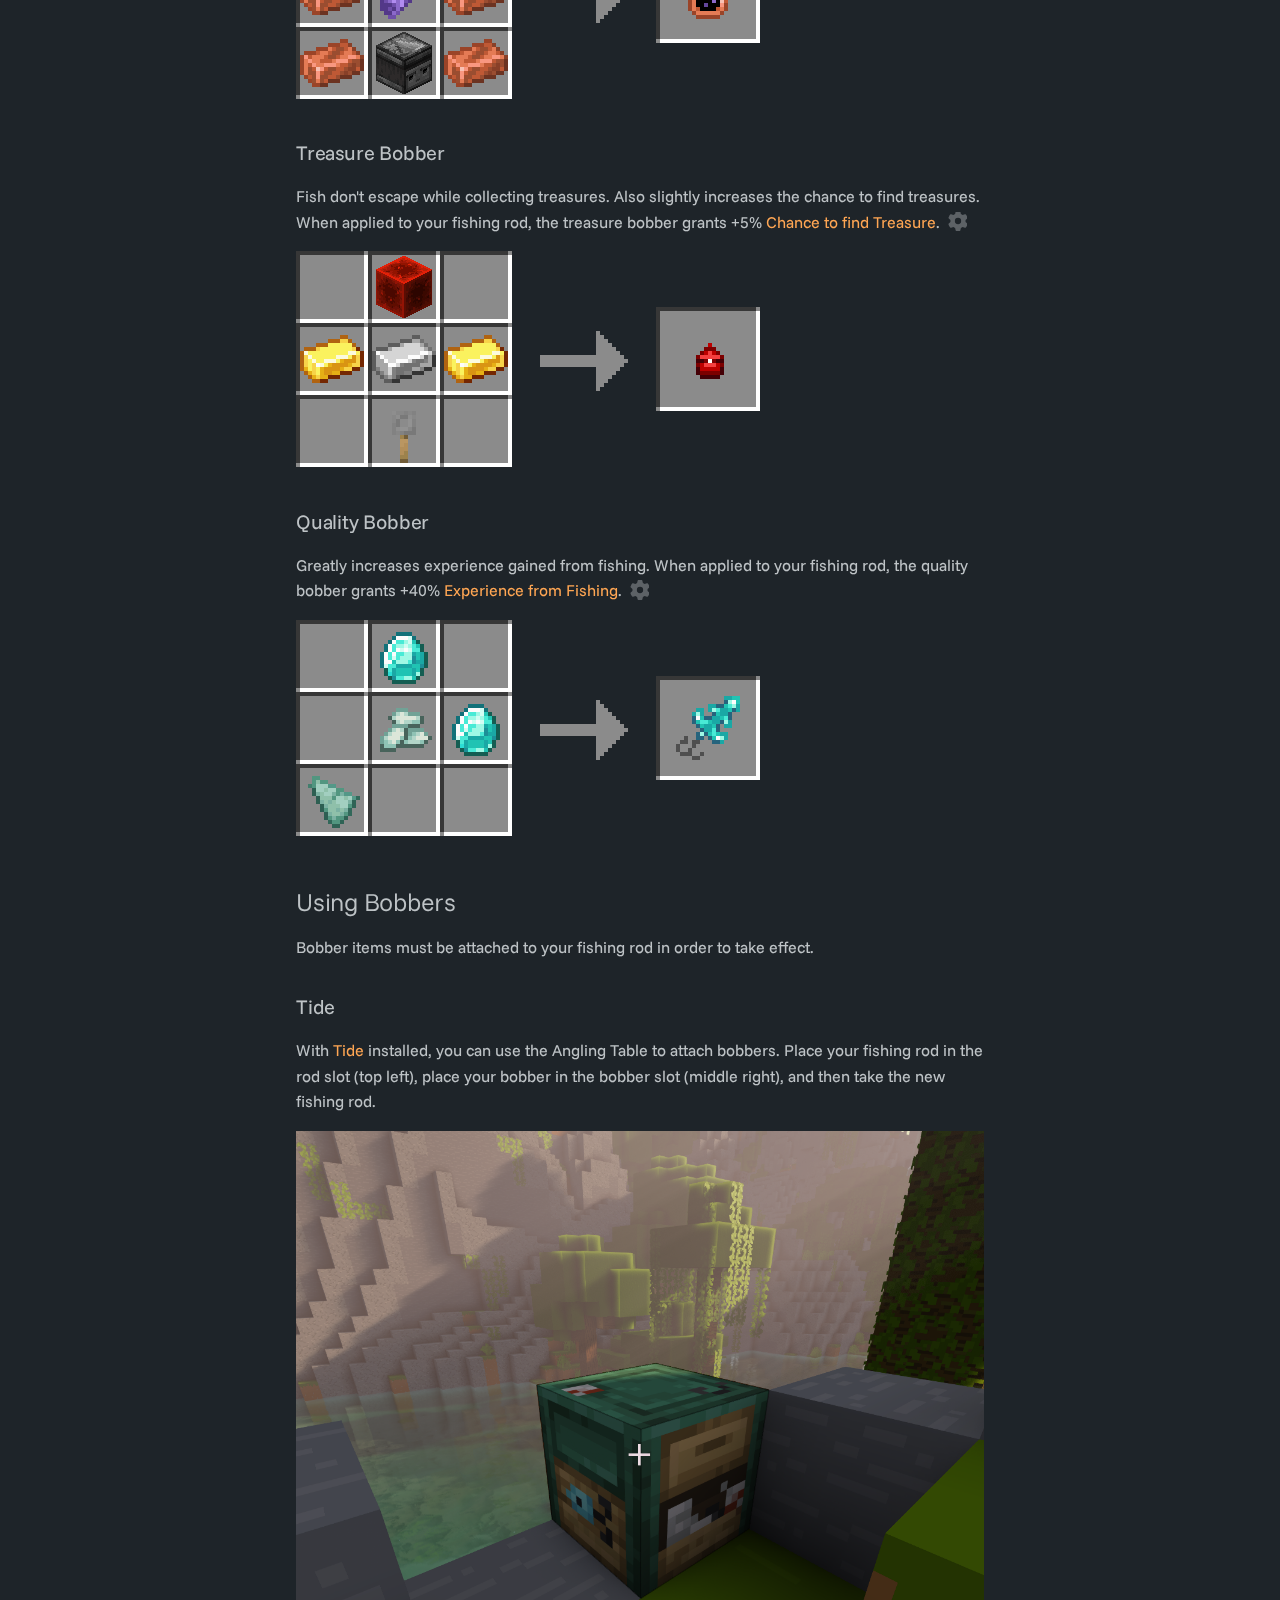
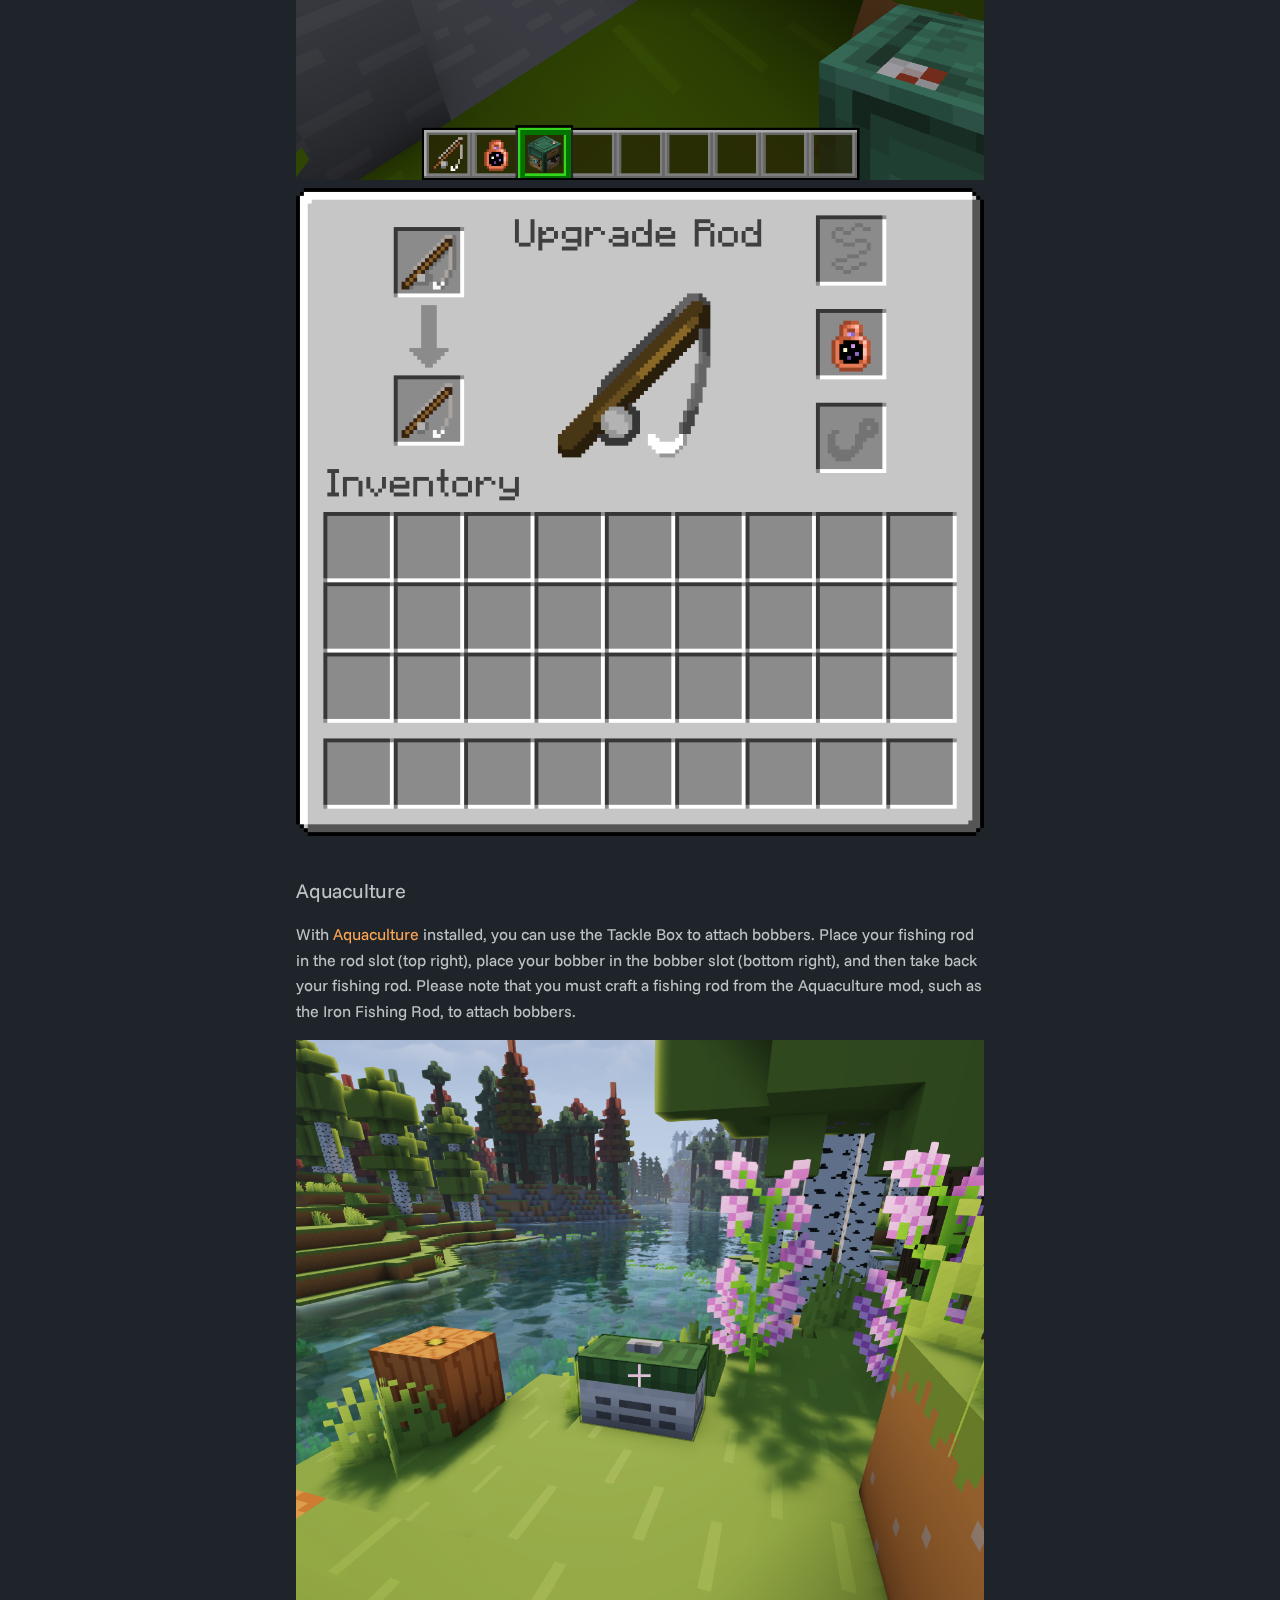
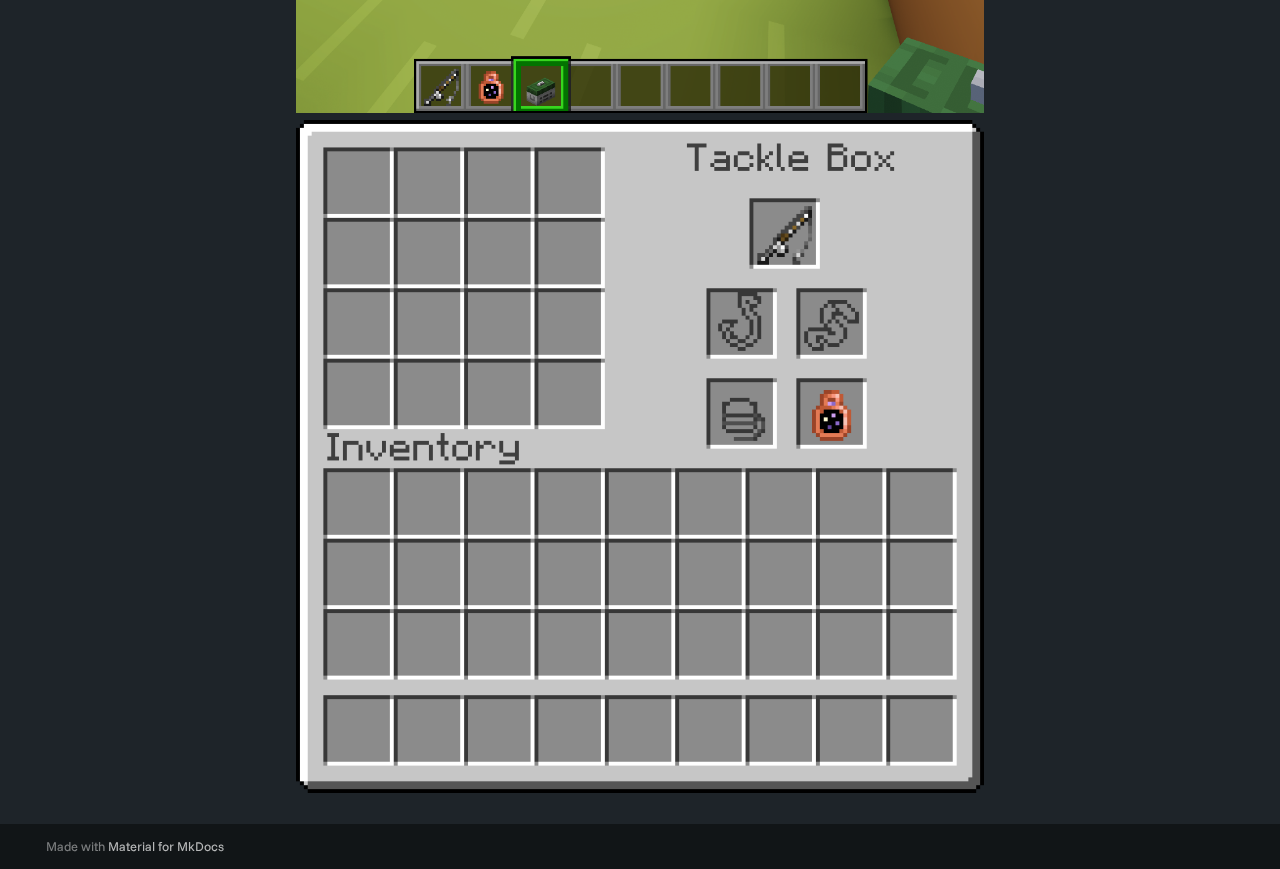
<file: features/items/index.html>
<!doctype html>
<html lang="en" class="no-js">
  <head>
    
      <meta charset="utf-8">
      <meta name="viewport" content="width=device-width,initial-scale=1">
      
      
      
      
        <link rel="prev" href="../minigame/">
      
      
        <link rel="next" href="../compat/">
      
      
      <link rel="icon" href="../../assets/favicon.png">
      <meta name="generator" content="mkdocs-1.6.1, mkdocs-material-9.6.12">
    
    
      
        <title>Items - Stardew Fishing Wiki</title>
      
    
    
      <link rel="stylesheet" href="../../assets/stylesheets/main.2afb09e1.min.css">
      
        
        <link rel="stylesheet" href="../../assets/stylesheets/palette.06af60db.min.css">
      
      
  
  
    
    
  
  
  <style>:root{--md-admonition-icon--example:url('data:image/svg+xml;charset=utf-8,%3Csvg%20xmlns%3D%22http%3A//www.w3.org/2000/svg%22%20viewBox%3D%220%200%20512%20512%22%3E%3C%21--%21%20Font%20Awesome%20Free%206.7.2%20by%20%40fontawesome%20-%20https%3A//fontawesome.com%20License%20-%20https%3A//fontawesome.com/license/free%20%28Icons%3A%20CC%20BY%204.0%2C%20Fonts%3A%20SIL%20OFL%201.1%2C%20Code%3A%20MIT%20License%29%20Copyright%202024%20Fonticons%2C%20Inc.--%3E%3Cpath%20d%3D%22M495.9%20166.6c3.2%208.7.5%2018.4-6.4%2024.6l-43.3%2039.4c1.1%208.3%201.7%2016.8%201.7%2025.4s-.6%2017.1-1.7%2025.4l43.3%2039.4c6.9%206.2%209.6%2015.9%206.4%2024.6-4.4%2011.9-9.7%2023.3-15.8%2034.3l-4.7%208.1c-6.6%2011-14%2021.4-22.1%2031.2-5.9%207.2-15.7%209.6-24.5%206.8l-55.7-17.7c-13.4%2010.3-28.2%2018.9-44%2025.4l-12.5%2057.1c-2%209.1-9%2016.3-18.2%2017.8-13.8%202.3-28%203.5-42.5%203.5s-28.7-1.2-42.5-3.5c-9.2-1.5-16.2-8.7-18.2-17.8l-12.5-57.1c-15.8-6.5-30.6-15.1-44-25.4l-55.6%2017.8c-8.8%202.8-18.6.3-24.5-6.8-8.1-9.8-15.5-20.2-22.1-31.2l-4.7-8.1c-6.1-11-11.4-22.4-15.8-34.3-3.2-8.7-.5-18.4%206.4-24.6l43.3-39.4c-1.1-8.4-1.7-16.9-1.7-25.5s.6-17.1%201.7-25.4l-43.3-39.4c-6.9-6.2-9.6-15.9-6.4-24.6%204.4-11.9%209.7-23.3%2015.8-34.3l4.7-8.1c6.6-11%2014-21.4%2022.1-31.2%205.9-7.2%2015.7-9.6%2024.5-6.8l55.7%2017.7c13.4-10.3%2028.2-18.9%2044-25.4l12.5-57.1c2-9.1%209-16.3%2018.2-17.8C227.3%201.2%20241.5%200%20256%200s28.7%201.2%2042.5%203.5c9.2%201.5%2016.2%208.7%2018.2%2017.8l12.5%2057.1c15.8%206.5%2030.6%2015.1%2044%2025.4l55.7-17.7c8.8-2.8%2018.6-.3%2024.5%206.8%208.1%209.8%2015.5%2020.2%2022.1%2031.2l4.7%208.1c6.1%2011%2011.4%2022.4%2015.8%2034.3zM256%20336a80%2080%200%201%200%200-160%2080%2080%200%201%200%200%20160%22/%3E%3C/svg%3E');}</style>


  
  
  
  
  <style>:root{--md-annotation-icon:url('data:image/svg+xml;charset=utf-8,%3Csvg%20xmlns%3D%22http%3A//www.w3.org/2000/svg%22%20viewBox%3D%220%200%20512%20512%22%3E%3C%21--%21%20Font%20Awesome%20Free%206.7.2%20by%20%40fontawesome%20-%20https%3A//fontawesome.com%20License%20-%20https%3A//fontawesome.com/license/free%20%28Icons%3A%20CC%20BY%204.0%2C%20Fonts%3A%20SIL%20OFL%201.1%2C%20Code%3A%20MIT%20License%29%20Copyright%202024%20Fonticons%2C%20Inc.--%3E%3Cpath%20d%3D%22M495.9%20166.6c3.2%208.7.5%2018.4-6.4%2024.6l-43.3%2039.4c1.1%208.3%201.7%2016.8%201.7%2025.4s-.6%2017.1-1.7%2025.4l43.3%2039.4c6.9%206.2%209.6%2015.9%206.4%2024.6-4.4%2011.9-9.7%2023.3-15.8%2034.3l-4.7%208.1c-6.6%2011-14%2021.4-22.1%2031.2-5.9%207.2-15.7%209.6-24.5%206.8l-55.7-17.7c-13.4%2010.3-28.2%2018.9-44%2025.4l-12.5%2057.1c-2%209.1-9%2016.3-18.2%2017.8-13.8%202.3-28%203.5-42.5%203.5s-28.7-1.2-42.5-3.5c-9.2-1.5-16.2-8.7-18.2-17.8l-12.5-57.1c-15.8-6.5-30.6-15.1-44-25.4l-55.6%2017.8c-8.8%202.8-18.6.3-24.5-6.8-8.1-9.8-15.5-20.2-22.1-31.2l-4.7-8.1c-6.1-11-11.4-22.4-15.8-34.3-3.2-8.7-.5-18.4%206.4-24.6l43.3-39.4c-1.1-8.4-1.7-16.9-1.7-25.5s.6-17.1%201.7-25.4l-43.3-39.4c-6.9-6.2-9.6-15.9-6.4-24.6%204.4-11.9%209.7-23.3%2015.8-34.3l4.7-8.1c6.6-11%2014-21.4%2022.1-31.2%205.9-7.2%2015.7-9.6%2024.5-6.8l55.7%2017.7c13.4-10.3%2028.2-18.9%2044-25.4l12.5-57.1c2-9.1%209-16.3%2018.2-17.8C227.3%201.2%20241.5%200%20256%200s28.7%201.2%2042.5%203.5c9.2%201.5%2016.2%208.7%2018.2%2017.8l12.5%2057.1c15.8%206.5%2030.6%2015.1%2044%2025.4l55.7-17.7c8.8-2.8%2018.6-.3%2024.5%206.8%208.1%209.8%2015.5%2020.2%2022.1%2031.2l4.7%208.1c6.1%2011%2011.4%2022.4%2015.8%2034.3zM256%20336a80%2080%200%201%200%200-160%2080%2080%200%201%200%200%20160%22/%3E%3C/svg%3E');}</style>


    
    
      
    
    
      
        
        
        <link rel="preconnect" href="https://fonts.gstatic.com" crossorigin>
        <link rel="stylesheet" href="https://fonts.googleapis.com/css?family=Funnel+Sans:300,300i,400,400i,700,700i%7CRoboto+Mono:400,400i,700,700i&display=fallback">
        <style>:root{--md-text-font:"Funnel Sans";--md-code-font:"Roboto Mono"}</style>
      
    
    
      <link rel="stylesheet" href="../../stylesheets/extra.css">
    
    <script>__md_scope=new URL("../..",location),__md_hash=e=>[...e].reduce(((e,_)=>(e<<5)-e+_.charCodeAt(0)),0),__md_get=(e,_=localStorage,t=__md_scope)=>JSON.parse(_.getItem(t.pathname+"."+e)),__md_set=(e,_,t=localStorage,a=__md_scope)=>{try{t.setItem(a.pathname+"."+e,JSON.stringify(_))}catch(e){}}</script>
    
      

    
    
    
  </head>
  
  
    
    
      
    
    
    
    
    <body dir="ltr" data-md-color-scheme="slate" data-md-color-primary="custom" data-md-color-accent="custom">
  
    
    <input class="md-toggle" data-md-toggle="drawer" type="checkbox" id="__drawer" autocomplete="off">
    <input class="md-toggle" data-md-toggle="search" type="checkbox" id="__search" autocomplete="off">
    <label class="md-overlay" for="__drawer"></label>
    <div data-md-component="skip">
      
        
        <a href="#items" class="md-skip">
          Skip to content
        </a>
      
    </div>
    <div data-md-component="announce">
      
    </div>
    
    
      

  

<header class="md-header md-header--shadow" data-md-component="header">
  <nav class="md-header__inner md-grid" aria-label="Header">
    <a href="../.." title="Stardew Fishing Wiki" class="md-header__button md-logo" aria-label="Stardew Fishing Wiki" data-md-component="logo">
      
  <img src="../../assets/favicon.png" alt="logo">

    </a>
    <label class="md-header__button md-icon" for="__drawer">
      
      <svg xmlns="http://www.w3.org/2000/svg" viewBox="0 0 24 24"><path d="M3 6h18v2H3zm0 5h18v2H3zm0 5h18v2H3z"/></svg>
    </label>
    <div class="md-header__title" data-md-component="header-title">
      <div class="md-header__ellipsis">
        <div class="md-header__topic">
          <span class="md-ellipsis">
            Stardew Fishing Wiki
          </span>
        </div>
        <div class="md-header__topic" data-md-component="header-topic">
          <span class="md-ellipsis">
            
              Items
            
          </span>
        </div>
      </div>
    </div>
    
      
        <form class="md-header__option" data-md-component="palette">
  
    
    
    
    <input class="md-option" data-md-color-media="" data-md-color-scheme="slate" data-md-color-primary="custom" data-md-color-accent="custom"  aria-hidden="true"  type="radio" name="__palette" id="__palette_0">
    
  
</form>
      
    
    
      <script>var palette=__md_get("__palette");if(palette&&palette.color){if("(prefers-color-scheme)"===palette.color.media){var media=matchMedia("(prefers-color-scheme: light)"),input=document.querySelector(media.matches?"[data-md-color-media='(prefers-color-scheme: light)']":"[data-md-color-media='(prefers-color-scheme: dark)']");palette.color.media=input.getAttribute("data-md-color-media"),palette.color.scheme=input.getAttribute("data-md-color-scheme"),palette.color.primary=input.getAttribute("data-md-color-primary"),palette.color.accent=input.getAttribute("data-md-color-accent")}for(var[key,value]of Object.entries(palette.color))document.body.setAttribute("data-md-color-"+key,value)}</script>
    
    
    
      
      
        <label class="md-header__button md-icon" for="__search">
          
          <svg xmlns="http://www.w3.org/2000/svg" viewBox="0 0 24 24"><path d="M9.5 3A6.5 6.5 0 0 1 16 9.5c0 1.61-.59 3.09-1.56 4.23l.27.27h.79l5 5-1.5 1.5-5-5v-.79l-.27-.27A6.52 6.52 0 0 1 9.5 16 6.5 6.5 0 0 1 3 9.5 6.5 6.5 0 0 1 9.5 3m0 2C7 5 5 7 5 9.5S7 14 9.5 14 14 12 14 9.5 12 5 9.5 5"/></svg>
        </label>
        <div class="md-search" data-md-component="search" role="dialog">
  <label class="md-search__overlay" for="__search"></label>
  <div class="md-search__inner" role="search">
    <form class="md-search__form" name="search">
      <input type="text" class="md-search__input" name="query" aria-label="Search" placeholder="Search" autocapitalize="off" autocorrect="off" autocomplete="off" spellcheck="false" data-md-component="search-query" required>
      <label class="md-search__icon md-icon" for="__search">
        
        <svg xmlns="http://www.w3.org/2000/svg" viewBox="0 0 24 24"><path d="M9.5 3A6.5 6.5 0 0 1 16 9.5c0 1.61-.59 3.09-1.56 4.23l.27.27h.79l5 5-1.5 1.5-5-5v-.79l-.27-.27A6.52 6.52 0 0 1 9.5 16 6.5 6.5 0 0 1 3 9.5 6.5 6.5 0 0 1 9.5 3m0 2C7 5 5 7 5 9.5S7 14 9.5 14 14 12 14 9.5 12 5 9.5 5"/></svg>
        
        <svg xmlns="http://www.w3.org/2000/svg" viewBox="0 0 24 24"><path d="M20 11v2H8l5.5 5.5-1.42 1.42L4.16 12l7.92-7.92L13.5 5.5 8 11z"/></svg>
      </label>
      <nav class="md-search__options" aria-label="Search">
        
        <button type="reset" class="md-search__icon md-icon" title="Clear" aria-label="Clear" tabindex="-1">
          
          <svg xmlns="http://www.w3.org/2000/svg" viewBox="0 0 24 24"><path d="M19 6.41 17.59 5 12 10.59 6.41 5 5 6.41 10.59 12 5 17.59 6.41 19 12 13.41 17.59 19 19 17.59 13.41 12z"/></svg>
        </button>
      </nav>
      
    </form>
    <div class="md-search__output">
      <div class="md-search__scrollwrap" tabindex="0" data-md-scrollfix>
        <div class="md-search-result" data-md-component="search-result">
          <div class="md-search-result__meta">
            Initializing search
          </div>
          <ol class="md-search-result__list" role="presentation"></ol>
        </div>
      </div>
    </div>
  </div>
</div>
      
    
    
      <div class="md-header__source">
        <a href="https://github.com/BrownBear85/stardewfishing" title="Go to repository" class="md-source" data-md-component="source">
  <div class="md-source__icon md-icon">
    
    <svg xmlns="http://www.w3.org/2000/svg" viewBox="0 0 448 512"><!--! Font Awesome Free 6.7.2 by @fontawesome - https://fontawesome.com License - https://fontawesome.com/license/free (Icons: CC BY 4.0, Fonts: SIL OFL 1.1, Code: MIT License) Copyright 2024 Fonticons, Inc.--><path d="M439.55 236.05 244 40.45a28.87 28.87 0 0 0-40.81 0l-40.66 40.63 51.52 51.52c27.06-9.14 52.68 16.77 43.39 43.68l49.66 49.66c34.23-11.8 61.18 31 35.47 56.69-26.49 26.49-70.21-2.87-56-37.34L240.22 199v121.85c25.3 12.54 22.26 41.85 9.08 55a34.34 34.34 0 0 1-48.55 0c-17.57-17.6-11.07-46.91 11.25-56v-123c-20.8-8.51-24.6-30.74-18.64-45L142.57 101 8.45 235.14a28.86 28.86 0 0 0 0 40.81l195.61 195.6a28.86 28.86 0 0 0 40.8 0l194.69-194.69a28.86 28.86 0 0 0 0-40.81"/></svg>
  </div>
  <div class="md-source__repository">
    Stardew Fishing
  </div>
</a>
      </div>
    
  </nav>
  
</header>
    
    <div class="md-container" data-md-component="container">
      
      
        
          
        
      
      <main class="md-main" data-md-component="main">
        <div class="md-main__inner md-grid">
          
            
              
              <div class="md-sidebar md-sidebar--primary" data-md-component="sidebar" data-md-type="navigation" >
                <div class="md-sidebar__scrollwrap">
                  <div class="md-sidebar__inner">
                    



<nav class="md-nav md-nav--primary" aria-label="Navigation" data-md-level="0">
  <label class="md-nav__title" for="__drawer">
    <a href="../.." title="Stardew Fishing Wiki" class="md-nav__button md-logo" aria-label="Stardew Fishing Wiki" data-md-component="logo">
      
  <img src="../../assets/favicon.png" alt="logo">

    </a>
    Stardew Fishing Wiki
  </label>
  
    <div class="md-nav__source">
      <a href="https://github.com/BrownBear85/stardewfishing" title="Go to repository" class="md-source" data-md-component="source">
  <div class="md-source__icon md-icon">
    
    <svg xmlns="http://www.w3.org/2000/svg" viewBox="0 0 448 512"><!--! Font Awesome Free 6.7.2 by @fontawesome - https://fontawesome.com License - https://fontawesome.com/license/free (Icons: CC BY 4.0, Fonts: SIL OFL 1.1, Code: MIT License) Copyright 2024 Fonticons, Inc.--><path d="M439.55 236.05 244 40.45a28.87 28.87 0 0 0-40.81 0l-40.66 40.63 51.52 51.52c27.06-9.14 52.68 16.77 43.39 43.68l49.66 49.66c34.23-11.8 61.18 31 35.47 56.69-26.49 26.49-70.21-2.87-56-37.34L240.22 199v121.85c25.3 12.54 22.26 41.85 9.08 55a34.34 34.34 0 0 1-48.55 0c-17.57-17.6-11.07-46.91 11.25-56v-123c-20.8-8.51-24.6-30.74-18.64-45L142.57 101 8.45 235.14a28.86 28.86 0 0 0 0 40.81l195.61 195.6a28.86 28.86 0 0 0 40.8 0l194.69-194.69a28.86 28.86 0 0 0 0-40.81"/></svg>
  </div>
  <div class="md-source__repository">
    Stardew Fishing
  </div>
</a>
    </div>
  
  <ul class="md-nav__list" data-md-scrollfix>
    
      
      
  
  
  
  
    <li class="md-nav__item">
      <a href="../.." class="md-nav__link">
        
  
  
  <span class="md-ellipsis">
    Home
    
  </span>
  

      </a>
    </li>
  

    
      
      
  
  
    
  
  
  
    
    
    
    
      
        
        
      
    
    
    <li class="md-nav__item md-nav__item--active md-nav__item--section md-nav__item--nested">
      
        
        
        <input class="md-nav__toggle md-toggle " type="checkbox" id="__nav_2" checked>
        
          
          <label class="md-nav__link" for="__nav_2" id="__nav_2_label" tabindex="">
            
  
  
  <span class="md-ellipsis">
    Features
    
  </span>
  

            <span class="md-nav__icon md-icon"></span>
          </label>
        
        <nav class="md-nav" data-md-level="1" aria-labelledby="__nav_2_label" aria-expanded="true">
          <label class="md-nav__title" for="__nav_2">
            <span class="md-nav__icon md-icon"></span>
            Features
          </label>
          <ul class="md-nav__list" data-md-scrollfix>
            
              
                
  
  
  
  
    <li class="md-nav__item">
      <a href="../minigame/" class="md-nav__link">
        
  
  
  <span class="md-ellipsis">
    Minigame
    
  </span>
  

      </a>
    </li>
  

              
            
              
                
  
  
    
  
  
  
    <li class="md-nav__item md-nav__item--active">
      
      <input class="md-nav__toggle md-toggle" type="checkbox" id="__toc">
      
      
        
      
      
        <label class="md-nav__link md-nav__link--active" for="__toc">
          
  
  
  <span class="md-ellipsis">
    Items
    
  </span>
  

          <span class="md-nav__icon md-icon"></span>
        </label>
      
      <a href="./" class="md-nav__link md-nav__link--active">
        
  
  
  <span class="md-ellipsis">
    Items
    
  </span>
  

      </a>
      
        

<nav class="md-nav md-nav--secondary" aria-label="Table of contents">
  
  
  
    
  
  
    <label class="md-nav__title" for="__toc">
      <span class="md-nav__icon md-icon"></span>
      Table of contents
    </label>
    <ul class="md-nav__list" data-md-component="toc" data-md-scrollfix>
      
        <li class="md-nav__item">
  <a href="#bobber-items" class="md-nav__link">
    <span class="md-ellipsis">
      Bobber Items
    </span>
  </a>
  
    <nav class="md-nav" aria-label="Bobber Items">
      <ul class="md-nav__list">
        
          <li class="md-nav__item">
  <a href="#trap-bobber" class="md-nav__link">
    <span class="md-ellipsis">
      Trap Bobber
    </span>
  </a>
  
</li>
        
          <li class="md-nav__item">
  <a href="#cork-bobber" class="md-nav__link">
    <span class="md-ellipsis">
      Cork Bobber
    </span>
  </a>
  
</li>
        
          <li class="md-nav__item">
  <a href="#sonar-bobber" class="md-nav__link">
    <span class="md-ellipsis">
      Sonar Bobber
    </span>
  </a>
  
</li>
        
          <li class="md-nav__item">
  <a href="#treasure-bobber" class="md-nav__link">
    <span class="md-ellipsis">
      Treasure Bobber
    </span>
  </a>
  
</li>
        
          <li class="md-nav__item">
  <a href="#quality-bobber" class="md-nav__link">
    <span class="md-ellipsis">
      Quality Bobber
    </span>
  </a>
  
</li>
        
      </ul>
    </nav>
  
</li>
      
        <li class="md-nav__item">
  <a href="#using-bobbers" class="md-nav__link">
    <span class="md-ellipsis">
      Using Bobbers
    </span>
  </a>
  
    <nav class="md-nav" aria-label="Using Bobbers">
      <ul class="md-nav__list">
        
          <li class="md-nav__item">
  <a href="#tide" class="md-nav__link">
    <span class="md-ellipsis">
      Tide
    </span>
  </a>
  
</li>
        
          <li class="md-nav__item">
  <a href="#aquaculture" class="md-nav__link">
    <span class="md-ellipsis">
      Aquaculture
    </span>
  </a>
  
</li>
        
      </ul>
    </nav>
  
</li>
      
    </ul>
  
</nav>
      
    </li>
  

              
            
              
                
  
  
  
  
    <li class="md-nav__item">
      <a href="../compat/" class="md-nav__link">
        
  
  
  <span class="md-ellipsis">
    Mod Compatibility
    
  </span>
  

      </a>
    </li>
  

              
            
          </ul>
        </nav>
      
    </li>
  

    
      
      
  
  
  
  
    
    
    
    
      
        
        
      
    
    
    <li class="md-nav__item md-nav__item--section md-nav__item--nested">
      
        
        
        <input class="md-nav__toggle md-toggle " type="checkbox" id="__nav_3" >
        
          
          <label class="md-nav__link" for="__nav_3" id="__nav_3_label" tabindex="">
            
  
  
  <span class="md-ellipsis">
    Technical Details
    
  </span>
  

            <span class="md-nav__icon md-icon"></span>
          </label>
        
        <nav class="md-nav" data-md-level="1" aria-labelledby="__nav_3_label" aria-expanded="false">
          <label class="md-nav__title" for="__nav_3">
            <span class="md-nav__icon md-icon"></span>
            Technical Details
          </label>
          <ul class="md-nav__list" data-md-scrollfix>
            
              
                
  
  
  
  
    <li class="md-nav__item">
      <a href="../../technical/attributes/" class="md-nav__link">
        
  
  
  <span class="md-ellipsis">
    Attributes
    
  </span>
  

      </a>
    </li>
  

              
            
              
                
  
  
  
  
    <li class="md-nav__item">
      <a href="../../technical/config/" class="md-nav__link">
        
  
  
  <span class="md-ellipsis">
    Config Options
    
  </span>
  

      </a>
    </li>
  

              
            
              
                
  
  
  
  
    <li class="md-nav__item">
      <a href="../../technical/datapacks/" class="md-nav__link">
        
  
  
  <span class="md-ellipsis">
    Datapack Features
    
  </span>
  

      </a>
    </li>
  

              
            
              
                
  
  
  
  
    <li class="md-nav__item">
      <a href="../../technical/compat-guide/" class="md-nav__link">
        
  
  
  <span class="md-ellipsis">
    Modders' Compat Guide
    
  </span>
  

      </a>
    </li>
  

              
            
          </ul>
        </nav>
      
    </li>
  

    
  </ul>
</nav>
                  </div>
                </div>
              </div>
            
            
              
              <div class="md-sidebar md-sidebar--secondary" data-md-component="sidebar" data-md-type="toc" >
                <div class="md-sidebar__scrollwrap">
                  <div class="md-sidebar__inner">
                    

<nav class="md-nav md-nav--secondary" aria-label="Table of contents">
  
  
  
    
  
  
    <label class="md-nav__title" for="__toc">
      <span class="md-nav__icon md-icon"></span>
      Table of contents
    </label>
    <ul class="md-nav__list" data-md-component="toc" data-md-scrollfix>
      
        <li class="md-nav__item">
  <a href="#bobber-items" class="md-nav__link">
    <span class="md-ellipsis">
      Bobber Items
    </span>
  </a>
  
    <nav class="md-nav" aria-label="Bobber Items">
      <ul class="md-nav__list">
        
          <li class="md-nav__item">
  <a href="#trap-bobber" class="md-nav__link">
    <span class="md-ellipsis">
      Trap Bobber
    </span>
  </a>
  
</li>
        
          <li class="md-nav__item">
  <a href="#cork-bobber" class="md-nav__link">
    <span class="md-ellipsis">
      Cork Bobber
    </span>
  </a>
  
</li>
        
          <li class="md-nav__item">
  <a href="#sonar-bobber" class="md-nav__link">
    <span class="md-ellipsis">
      Sonar Bobber
    </span>
  </a>
  
</li>
        
          <li class="md-nav__item">
  <a href="#treasure-bobber" class="md-nav__link">
    <span class="md-ellipsis">
      Treasure Bobber
    </span>
  </a>
  
</li>
        
          <li class="md-nav__item">
  <a href="#quality-bobber" class="md-nav__link">
    <span class="md-ellipsis">
      Quality Bobber
    </span>
  </a>
  
</li>
        
      </ul>
    </nav>
  
</li>
      
        <li class="md-nav__item">
  <a href="#using-bobbers" class="md-nav__link">
    <span class="md-ellipsis">
      Using Bobbers
    </span>
  </a>
  
    <nav class="md-nav" aria-label="Using Bobbers">
      <ul class="md-nav__list">
        
          <li class="md-nav__item">
  <a href="#tide" class="md-nav__link">
    <span class="md-ellipsis">
      Tide
    </span>
  </a>
  
</li>
        
          <li class="md-nav__item">
  <a href="#aquaculture" class="md-nav__link">
    <span class="md-ellipsis">
      Aquaculture
    </span>
  </a>
  
</li>
        
      </ul>
    </nav>
  
</li>
      
    </ul>
  
</nav>
                  </div>
                </div>
              </div>
            
          
          
            <div class="md-content" data-md-component="content">
              <article class="md-content__inner md-typeset">
                
                  


  
  


<div class="annotate">
<h1 id="items">Items</h1>
<p>When installed on its own, Stardew Fishing does not include any items. However, when either <a href="https://www.curseforge.com/minecraft/mc-mods/tide">Tide</a> or <a href="https://www.curseforge.com/minecraft/mc-mods/aquaculture">Aquaculture</a> are installed, you can craft and apply Stardew Fishing's 5 bobber items. Bobber items have 64 durability that get depleted when you catch a fish.</p>
<h2 id="bobber-items">Bobber Items</h2>
<div class="sf-image-row sf-rounded">
    <img class=sf-fifth alt="Trap Bobber Render" src="/assets/trap_bobber.png"/>
    <img class=sf-fifth alt="Cork Bobber Render" src="/assets/cork_bobber.png"/>
    <img class=sf-fifth alt="Sonar Bobber Render" src="/assets/sonar_bobber.png"/>
    <img class=sf-fifth alt="Treasure Bobber Render" src="/assets/treasure_bobber.png"/>
    <img class=sf-fifth alt="Quality Bobber Render" src="/assets/quality_bobber.png"/>
</div>
<h3 id="trap-bobber">Trap Bobber</h3>
<p>Causes fish to escape slower when you aren't reeling them in (when the fishing bar is not over the fish). When applied to your fishing rod, the trap bobber grants +33% <a href="../../technical/attributes/#fishing-line-strength">Fishing Line Strength</a>.</p>
<p><img alt="Trap Bobber Recipe" src="../../assets/trap_bobber_recipe.png" /></p>
<h3 id="cork-bobber">Cork Bobber</h3>
<p>Slightly increases the size of your "fishing bar", making it easier to catch fish. When applied to your fishing rod, the cork bobber grants +10 <a href="../../technical/attributes/#fishing-bar-size">Fishing Bar Size</a>. (2)</p>
<p><img alt="Cork Bobber Recipe" src="../../assets/cork_bobber_recipe.png" /></p>
<h3 id="sonar-bobber">Sonar Bobber</h3>
<p>Shows what fish is on the line before it's caught.</p>
<p><img alt="Sonar Bobber Recipe" src="../../assets/sonar_bobber_recipe.png" /></p>
<h3 id="treasure-bobber">Treasure Bobber</h3>
<p>Fish don't escape while collecting treasures. Also slightly increases the chance to find treasures. When applied to your fishing rod, the treasure bobber grants +5% <a href="../../technical/attributes/#chance-to-find-treasure">Chance to find Treasure</a>. (3)</p>
<p><img alt="Treasure Bobber Recipe" src="../../assets/treasure_bobber_recipe.png" /></p>
<h3 id="quality-bobber">Quality Bobber</h3>
<p>Greatly increases experience gained from fishing. When applied to your fishing rod, the quality bobber grants +40% <a href="../../technical/attributes/#experience-from-fishing">Experience from Fishing</a>. (4)</p>
<p><img alt="Quality Bobber Recipe" src="../../assets/quality_bobber_recipe.png" /></p>
<h2 id="using-bobbers">Using Bobbers</h2>
<p>Bobber items must be attached to your fishing rod in order to take effect.</p>
<h3 id="tide">Tide</h3>
<p>With <a href="https://www.curseforge.com/minecraft/mc-mods/tide">Tide</a> installed, you can use the Angling Table to attach bobbers. Place your fishing rod in the rod slot (top left), place your bobber in the bobber slot (middle right), and then take the new fishing rod.</p>
<div class="sf-image-row sf-rounded">
    <img class=sf-half alt="The Angling Table" src="/assets/angler-table.png"/>
    <img class=sf-half alt="Angling Table GUI" src="/assets/angler-gui.png"/>
</div>
<h3 id="aquaculture">Aquaculture</h3>
<p>With <a href="https://www.curseforge.com/minecraft/mc-mods/aquaculture">Aquaculture</a> installed, you can use the Tackle Box to attach bobbers. Place your fishing rod in the rod slot (top right), place your bobber in the bobber slot (bottom right), and then take back your fishing rod. Please note that you must craft a fishing rod from the Aquaculture mod, such as the Iron Fishing Rod, to attach bobbers.</p>
<div class="sf-image-row sf-rounded">
    <img class=sf-half alt="The Tackle Box" src="/assets/tackle-box.png"/>
    <img class=sf-half alt="Tackle Box GUI" src="/assets/tackle-box-gui.png"/>
</div>
</div>
<ol>
<li>Trap bobber effectiveness is <a href="../../technical/config/#bobber-item-values">configurable</a>.</li>
<li>Cork bobber effectiveness is <a href="../../technical/config/#bobber-item-values">configurable</a>.</li>
<li>Treasure bobber effectiveness is <a href="../../technical/config/#bobber-item-values">configurable</a>.</li>
<li>Quality bobber effectiveness is <a href="../../technical/config/#bobber-item-values">configurable</a>.</li>
</ol>












                
              </article>
            </div>
          
          
<script>var target=document.getElementById(location.hash.slice(1));target&&target.name&&(target.checked=target.name.startsWith("__tabbed_"))</script>
        </div>
        
      </main>
      
        <footer class="md-footer">
  
  <div class="md-footer-meta md-typeset">
    <div class="md-footer-meta__inner md-grid">
      <div class="md-copyright">
  
  
    Made with
    <a href="https://squidfunk.github.io/mkdocs-material/" target="_blank" rel="noopener">
      Material for MkDocs
    </a>
  
</div>
      
    </div>
  </div>
</footer>
      
    </div>
    <div class="md-dialog" data-md-component="dialog">
      <div class="md-dialog__inner md-typeset"></div>
    </div>
    
    
    
      
      <script id="__config" type="application/json">{"base": "../..", "features": ["navigation.sections", "content.code.copy"], "search": "../../assets/javascripts/workers/search.f8cc74c7.min.js", "tags": null, "translations": {"clipboard.copied": "Copied to clipboard", "clipboard.copy": "Copy to clipboard", "search.result.more.one": "1 more on this page", "search.result.more.other": "# more on this page", "search.result.none": "No matching documents", "search.result.one": "1 matching document", "search.result.other": "# matching documents", "search.result.placeholder": "Type to start searching", "search.result.term.missing": "Missing", "select.version": "Select version"}, "version": null}</script>
    
    
      <script src="../../assets/javascripts/bundle.c8b220af.min.js"></script>
      
    
  </body>
</html>
</file>
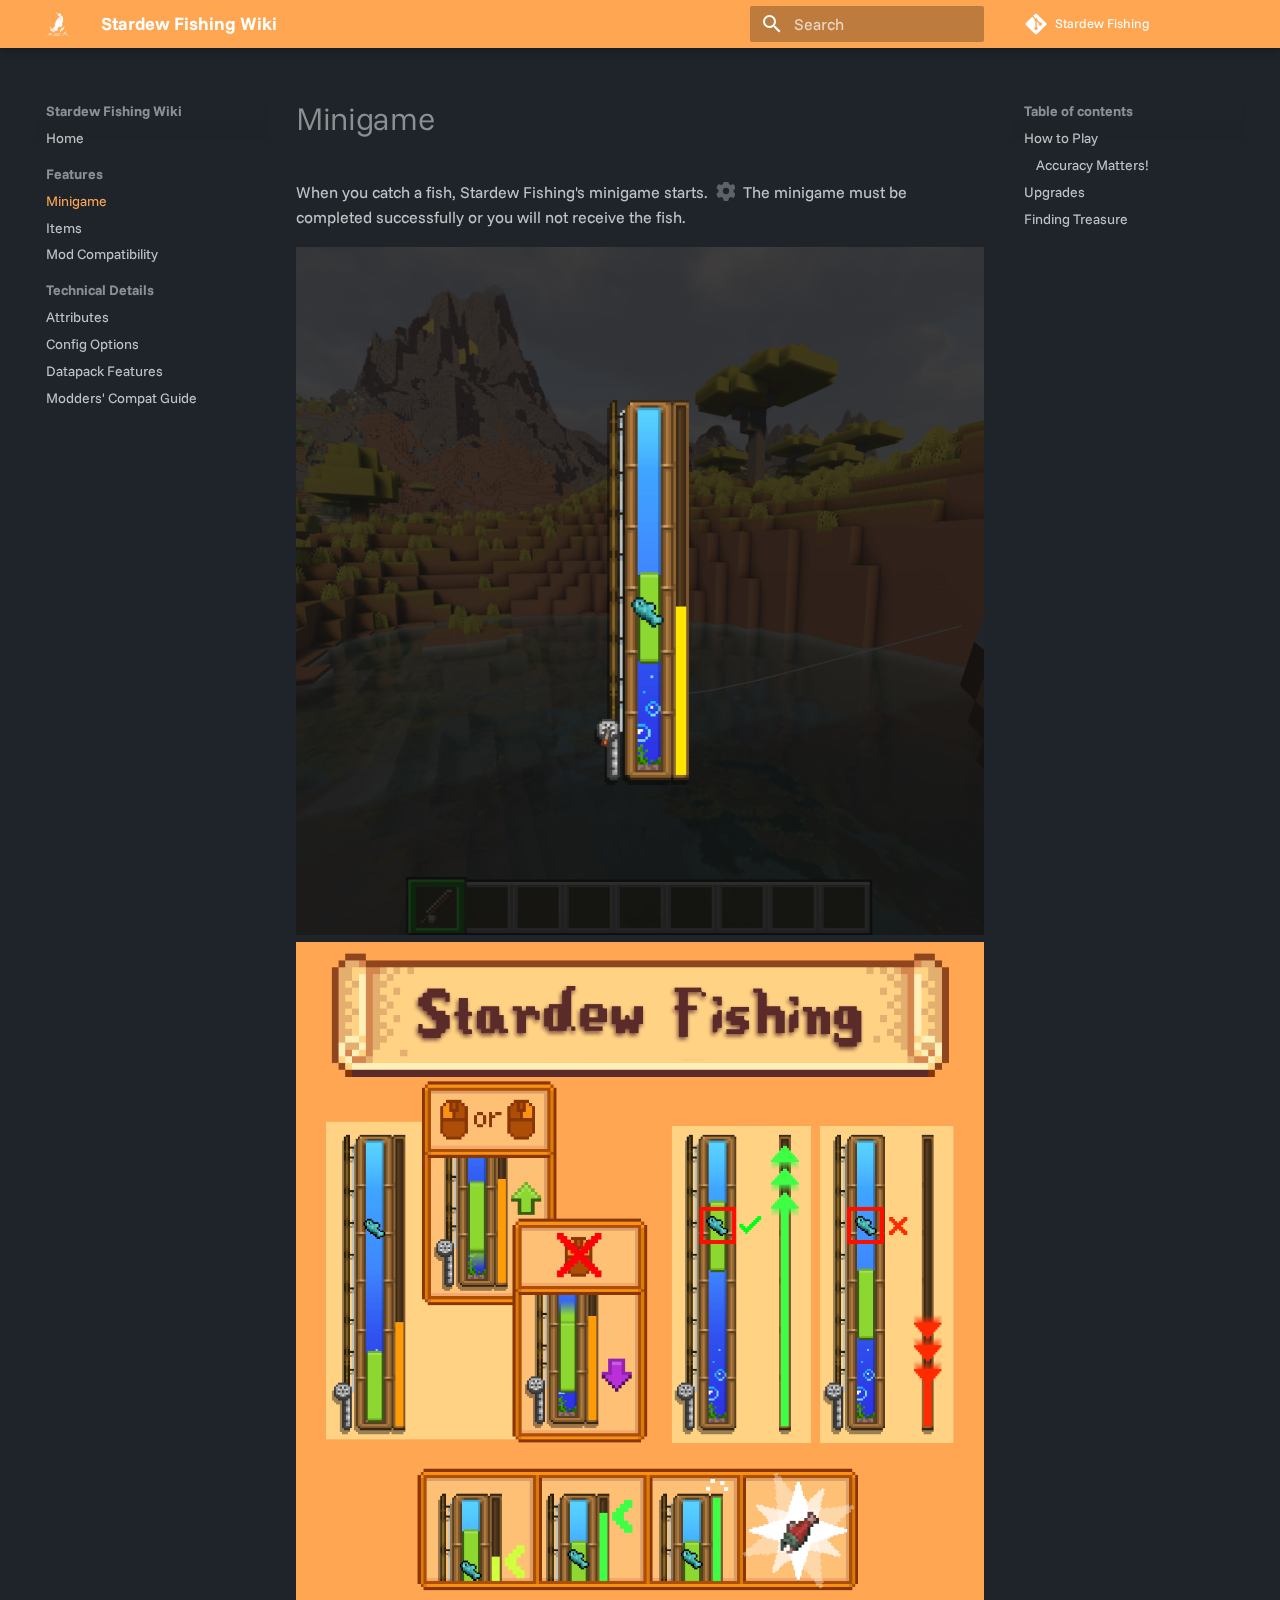
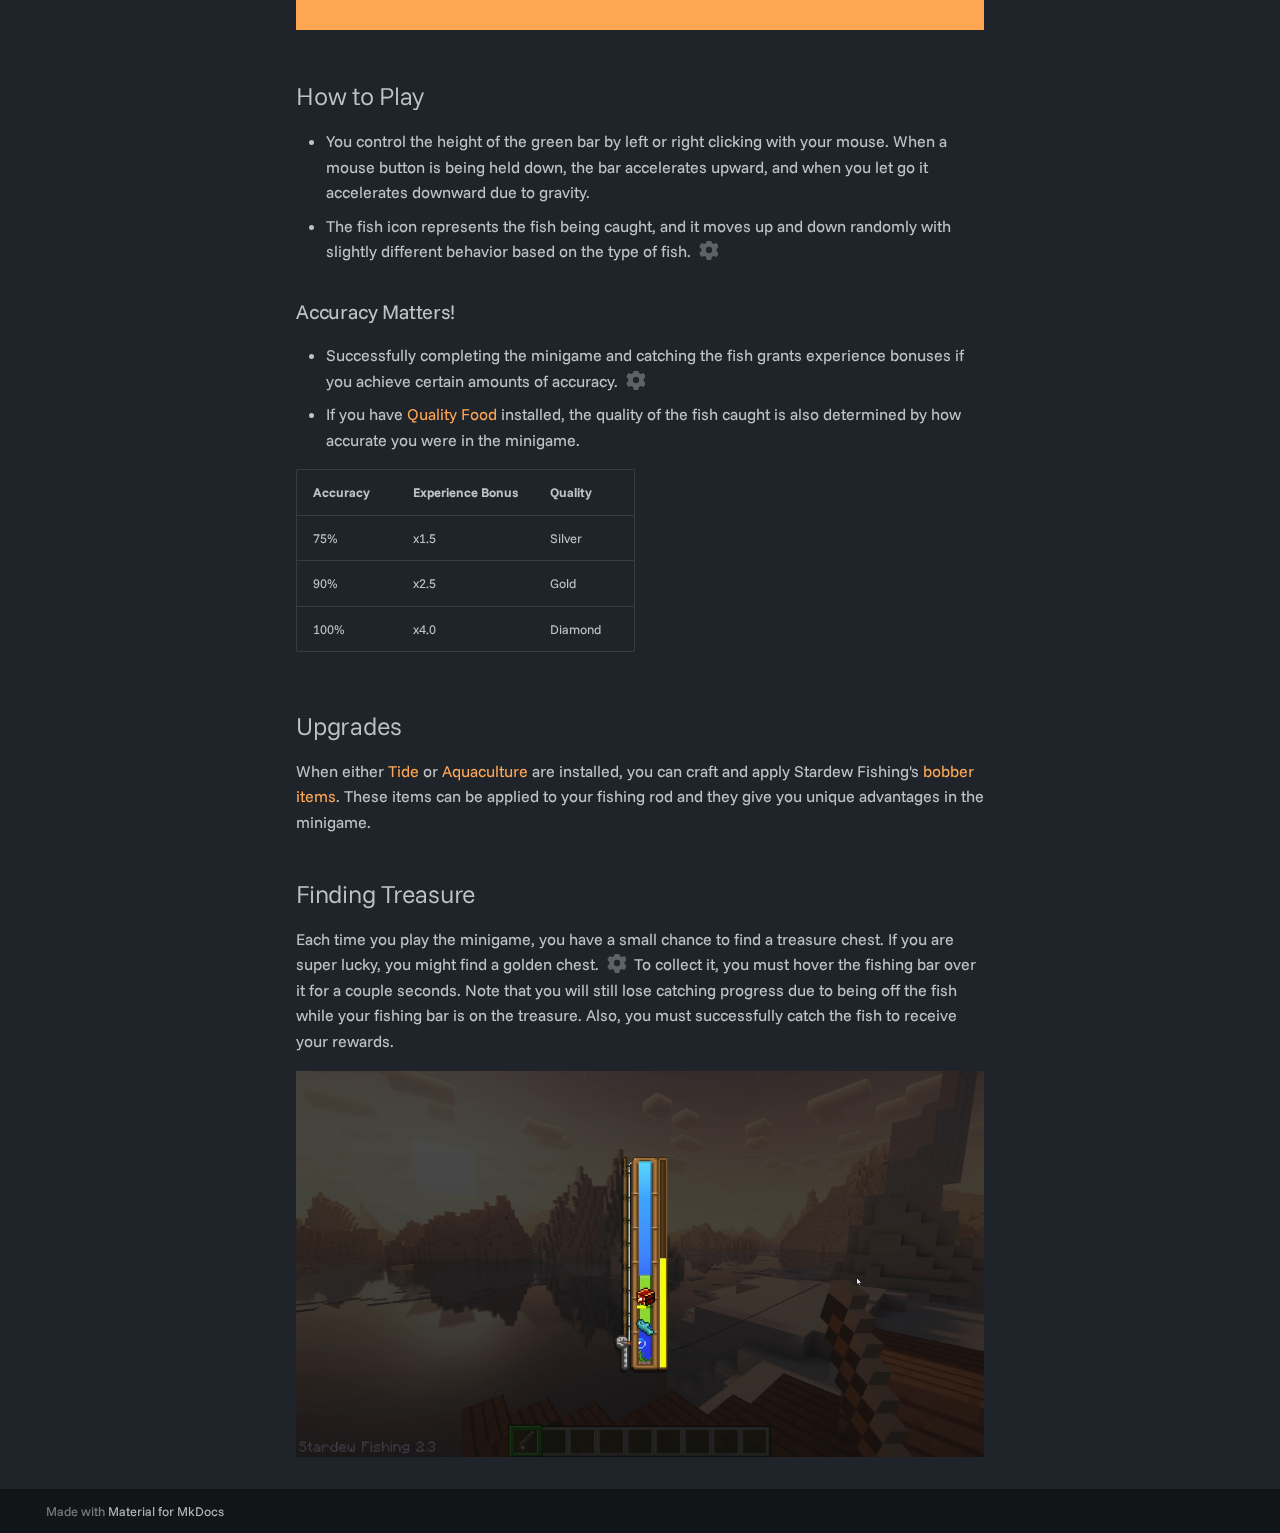
<file: features/minigame/index.html>
<!doctype html>
<html lang="en" class="no-js">
  <head>
    
      <meta charset="utf-8">
      <meta name="viewport" content="width=device-width,initial-scale=1">
      
      
      
      
        <link rel="prev" href="../..">
      
      
        <link rel="next" href="../items/">
      
      
      <link rel="icon" href="../../assets/favicon.png">
      <meta name="generator" content="mkdocs-1.6.1, mkdocs-material-9.6.12">
    
    
      
        <title>Minigame - Stardew Fishing Wiki</title>
      
    
    
      <link rel="stylesheet" href="../../assets/stylesheets/main.2afb09e1.min.css">
      
        
        <link rel="stylesheet" href="../../assets/stylesheets/palette.06af60db.min.css">
      
      
  
  
    
    
  
  
  <style>:root{--md-admonition-icon--example:url('data:image/svg+xml;charset=utf-8,%3Csvg%20xmlns%3D%22http%3A//www.w3.org/2000/svg%22%20viewBox%3D%220%200%20512%20512%22%3E%3C%21--%21%20Font%20Awesome%20Free%206.7.2%20by%20%40fontawesome%20-%20https%3A//fontawesome.com%20License%20-%20https%3A//fontawesome.com/license/free%20%28Icons%3A%20CC%20BY%204.0%2C%20Fonts%3A%20SIL%20OFL%201.1%2C%20Code%3A%20MIT%20License%29%20Copyright%202024%20Fonticons%2C%20Inc.--%3E%3Cpath%20d%3D%22M495.9%20166.6c3.2%208.7.5%2018.4-6.4%2024.6l-43.3%2039.4c1.1%208.3%201.7%2016.8%201.7%2025.4s-.6%2017.1-1.7%2025.4l43.3%2039.4c6.9%206.2%209.6%2015.9%206.4%2024.6-4.4%2011.9-9.7%2023.3-15.8%2034.3l-4.7%208.1c-6.6%2011-14%2021.4-22.1%2031.2-5.9%207.2-15.7%209.6-24.5%206.8l-55.7-17.7c-13.4%2010.3-28.2%2018.9-44%2025.4l-12.5%2057.1c-2%209.1-9%2016.3-18.2%2017.8-13.8%202.3-28%203.5-42.5%203.5s-28.7-1.2-42.5-3.5c-9.2-1.5-16.2-8.7-18.2-17.8l-12.5-57.1c-15.8-6.5-30.6-15.1-44-25.4l-55.6%2017.8c-8.8%202.8-18.6.3-24.5-6.8-8.1-9.8-15.5-20.2-22.1-31.2l-4.7-8.1c-6.1-11-11.4-22.4-15.8-34.3-3.2-8.7-.5-18.4%206.4-24.6l43.3-39.4c-1.1-8.4-1.7-16.9-1.7-25.5s.6-17.1%201.7-25.4l-43.3-39.4c-6.9-6.2-9.6-15.9-6.4-24.6%204.4-11.9%209.7-23.3%2015.8-34.3l4.7-8.1c6.6-11%2014-21.4%2022.1-31.2%205.9-7.2%2015.7-9.6%2024.5-6.8l55.7%2017.7c13.4-10.3%2028.2-18.9%2044-25.4l12.5-57.1c2-9.1%209-16.3%2018.2-17.8C227.3%201.2%20241.5%200%20256%200s28.7%201.2%2042.5%203.5c9.2%201.5%2016.2%208.7%2018.2%2017.8l12.5%2057.1c15.8%206.5%2030.6%2015.1%2044%2025.4l55.7-17.7c8.8-2.8%2018.6-.3%2024.5%206.8%208.1%209.8%2015.5%2020.2%2022.1%2031.2l4.7%208.1c6.1%2011%2011.4%2022.4%2015.8%2034.3zM256%20336a80%2080%200%201%200%200-160%2080%2080%200%201%200%200%20160%22/%3E%3C/svg%3E');}</style>


  
  
  
  
  <style>:root{--md-annotation-icon:url('data:image/svg+xml;charset=utf-8,%3Csvg%20xmlns%3D%22http%3A//www.w3.org/2000/svg%22%20viewBox%3D%220%200%20512%20512%22%3E%3C%21--%21%20Font%20Awesome%20Free%206.7.2%20by%20%40fontawesome%20-%20https%3A//fontawesome.com%20License%20-%20https%3A//fontawesome.com/license/free%20%28Icons%3A%20CC%20BY%204.0%2C%20Fonts%3A%20SIL%20OFL%201.1%2C%20Code%3A%20MIT%20License%29%20Copyright%202024%20Fonticons%2C%20Inc.--%3E%3Cpath%20d%3D%22M495.9%20166.6c3.2%208.7.5%2018.4-6.4%2024.6l-43.3%2039.4c1.1%208.3%201.7%2016.8%201.7%2025.4s-.6%2017.1-1.7%2025.4l43.3%2039.4c6.9%206.2%209.6%2015.9%206.4%2024.6-4.4%2011.9-9.7%2023.3-15.8%2034.3l-4.7%208.1c-6.6%2011-14%2021.4-22.1%2031.2-5.9%207.2-15.7%209.6-24.5%206.8l-55.7-17.7c-13.4%2010.3-28.2%2018.9-44%2025.4l-12.5%2057.1c-2%209.1-9%2016.3-18.2%2017.8-13.8%202.3-28%203.5-42.5%203.5s-28.7-1.2-42.5-3.5c-9.2-1.5-16.2-8.7-18.2-17.8l-12.5-57.1c-15.8-6.5-30.6-15.1-44-25.4l-55.6%2017.8c-8.8%202.8-18.6.3-24.5-6.8-8.1-9.8-15.5-20.2-22.1-31.2l-4.7-8.1c-6.1-11-11.4-22.4-15.8-34.3-3.2-8.7-.5-18.4%206.4-24.6l43.3-39.4c-1.1-8.4-1.7-16.9-1.7-25.5s.6-17.1%201.7-25.4l-43.3-39.4c-6.9-6.2-9.6-15.9-6.4-24.6%204.4-11.9%209.7-23.3%2015.8-34.3l4.7-8.1c6.6-11%2014-21.4%2022.1-31.2%205.9-7.2%2015.7-9.6%2024.5-6.8l55.7%2017.7c13.4-10.3%2028.2-18.9%2044-25.4l12.5-57.1c2-9.1%209-16.3%2018.2-17.8C227.3%201.2%20241.5%200%20256%200s28.7%201.2%2042.5%203.5c9.2%201.5%2016.2%208.7%2018.2%2017.8l12.5%2057.1c15.8%206.5%2030.6%2015.1%2044%2025.4l55.7-17.7c8.8-2.8%2018.6-.3%2024.5%206.8%208.1%209.8%2015.5%2020.2%2022.1%2031.2l4.7%208.1c6.1%2011%2011.4%2022.4%2015.8%2034.3zM256%20336a80%2080%200%201%200%200-160%2080%2080%200%201%200%200%20160%22/%3E%3C/svg%3E');}</style>


    
    
      
    
    
      
        
        
        <link rel="preconnect" href="https://fonts.gstatic.com" crossorigin>
        <link rel="stylesheet" href="https://fonts.googleapis.com/css?family=Funnel+Sans:300,300i,400,400i,700,700i%7CRoboto+Mono:400,400i,700,700i&display=fallback">
        <style>:root{--md-text-font:"Funnel Sans";--md-code-font:"Roboto Mono"}</style>
      
    
    
      <link rel="stylesheet" href="../../stylesheets/extra.css">
    
    <script>__md_scope=new URL("../..",location),__md_hash=e=>[...e].reduce(((e,_)=>(e<<5)-e+_.charCodeAt(0)),0),__md_get=(e,_=localStorage,t=__md_scope)=>JSON.parse(_.getItem(t.pathname+"."+e)),__md_set=(e,_,t=localStorage,a=__md_scope)=>{try{t.setItem(a.pathname+"."+e,JSON.stringify(_))}catch(e){}}</script>
    
      

    
    
    
  </head>
  
  
    
    
      
    
    
    
    
    <body dir="ltr" data-md-color-scheme="slate" data-md-color-primary="custom" data-md-color-accent="custom">
  
    
    <input class="md-toggle" data-md-toggle="drawer" type="checkbox" id="__drawer" autocomplete="off">
    <input class="md-toggle" data-md-toggle="search" type="checkbox" id="__search" autocomplete="off">
    <label class="md-overlay" for="__drawer"></label>
    <div data-md-component="skip">
      
        
        <a href="#minigame" class="md-skip">
          Skip to content
        </a>
      
    </div>
    <div data-md-component="announce">
      
    </div>
    
    
      

  

<header class="md-header md-header--shadow" data-md-component="header">
  <nav class="md-header__inner md-grid" aria-label="Header">
    <a href="../.." title="Stardew Fishing Wiki" class="md-header__button md-logo" aria-label="Stardew Fishing Wiki" data-md-component="logo">
      
  <img src="../../assets/favicon.png" alt="logo">

    </a>
    <label class="md-header__button md-icon" for="__drawer">
      
      <svg xmlns="http://www.w3.org/2000/svg" viewBox="0 0 24 24"><path d="M3 6h18v2H3zm0 5h18v2H3zm0 5h18v2H3z"/></svg>
    </label>
    <div class="md-header__title" data-md-component="header-title">
      <div class="md-header__ellipsis">
        <div class="md-header__topic">
          <span class="md-ellipsis">
            Stardew Fishing Wiki
          </span>
        </div>
        <div class="md-header__topic" data-md-component="header-topic">
          <span class="md-ellipsis">
            
              Minigame
            
          </span>
        </div>
      </div>
    </div>
    
      
        <form class="md-header__option" data-md-component="palette">
  
    
    
    
    <input class="md-option" data-md-color-media="" data-md-color-scheme="slate" data-md-color-primary="custom" data-md-color-accent="custom"  aria-hidden="true"  type="radio" name="__palette" id="__palette_0">
    
  
</form>
      
    
    
      <script>var palette=__md_get("__palette");if(palette&&palette.color){if("(prefers-color-scheme)"===palette.color.media){var media=matchMedia("(prefers-color-scheme: light)"),input=document.querySelector(media.matches?"[data-md-color-media='(prefers-color-scheme: light)']":"[data-md-color-media='(prefers-color-scheme: dark)']");palette.color.media=input.getAttribute("data-md-color-media"),palette.color.scheme=input.getAttribute("data-md-color-scheme"),palette.color.primary=input.getAttribute("data-md-color-primary"),palette.color.accent=input.getAttribute("data-md-color-accent")}for(var[key,value]of Object.entries(palette.color))document.body.setAttribute("data-md-color-"+key,value)}</script>
    
    
    
      
      
        <label class="md-header__button md-icon" for="__search">
          
          <svg xmlns="http://www.w3.org/2000/svg" viewBox="0 0 24 24"><path d="M9.5 3A6.5 6.5 0 0 1 16 9.5c0 1.61-.59 3.09-1.56 4.23l.27.27h.79l5 5-1.5 1.5-5-5v-.79l-.27-.27A6.52 6.52 0 0 1 9.5 16 6.5 6.5 0 0 1 3 9.5 6.5 6.5 0 0 1 9.5 3m0 2C7 5 5 7 5 9.5S7 14 9.5 14 14 12 14 9.5 12 5 9.5 5"/></svg>
        </label>
        <div class="md-search" data-md-component="search" role="dialog">
  <label class="md-search__overlay" for="__search"></label>
  <div class="md-search__inner" role="search">
    <form class="md-search__form" name="search">
      <input type="text" class="md-search__input" name="query" aria-label="Search" placeholder="Search" autocapitalize="off" autocorrect="off" autocomplete="off" spellcheck="false" data-md-component="search-query" required>
      <label class="md-search__icon md-icon" for="__search">
        
        <svg xmlns="http://www.w3.org/2000/svg" viewBox="0 0 24 24"><path d="M9.5 3A6.5 6.5 0 0 1 16 9.5c0 1.61-.59 3.09-1.56 4.23l.27.27h.79l5 5-1.5 1.5-5-5v-.79l-.27-.27A6.52 6.52 0 0 1 9.5 16 6.5 6.5 0 0 1 3 9.5 6.5 6.5 0 0 1 9.5 3m0 2C7 5 5 7 5 9.5S7 14 9.5 14 14 12 14 9.5 12 5 9.5 5"/></svg>
        
        <svg xmlns="http://www.w3.org/2000/svg" viewBox="0 0 24 24"><path d="M20 11v2H8l5.5 5.5-1.42 1.42L4.16 12l7.92-7.92L13.5 5.5 8 11z"/></svg>
      </label>
      <nav class="md-search__options" aria-label="Search">
        
        <button type="reset" class="md-search__icon md-icon" title="Clear" aria-label="Clear" tabindex="-1">
          
          <svg xmlns="http://www.w3.org/2000/svg" viewBox="0 0 24 24"><path d="M19 6.41 17.59 5 12 10.59 6.41 5 5 6.41 10.59 12 5 17.59 6.41 19 12 13.41 17.59 19 19 17.59 13.41 12z"/></svg>
        </button>
      </nav>
      
    </form>
    <div class="md-search__output">
      <div class="md-search__scrollwrap" tabindex="0" data-md-scrollfix>
        <div class="md-search-result" data-md-component="search-result">
          <div class="md-search-result__meta">
            Initializing search
          </div>
          <ol class="md-search-result__list" role="presentation"></ol>
        </div>
      </div>
    </div>
  </div>
</div>
      
    
    
      <div class="md-header__source">
        <a href="https://github.com/BrownBear85/stardewfishing" title="Go to repository" class="md-source" data-md-component="source">
  <div class="md-source__icon md-icon">
    
    <svg xmlns="http://www.w3.org/2000/svg" viewBox="0 0 448 512"><!--! Font Awesome Free 6.7.2 by @fontawesome - https://fontawesome.com License - https://fontawesome.com/license/free (Icons: CC BY 4.0, Fonts: SIL OFL 1.1, Code: MIT License) Copyright 2024 Fonticons, Inc.--><path d="M439.55 236.05 244 40.45a28.87 28.87 0 0 0-40.81 0l-40.66 40.63 51.52 51.52c27.06-9.14 52.68 16.77 43.39 43.68l49.66 49.66c34.23-11.8 61.18 31 35.47 56.69-26.49 26.49-70.21-2.87-56-37.34L240.22 199v121.85c25.3 12.54 22.26 41.85 9.08 55a34.34 34.34 0 0 1-48.55 0c-17.57-17.6-11.07-46.91 11.25-56v-123c-20.8-8.51-24.6-30.74-18.64-45L142.57 101 8.45 235.14a28.86 28.86 0 0 0 0 40.81l195.61 195.6a28.86 28.86 0 0 0 40.8 0l194.69-194.69a28.86 28.86 0 0 0 0-40.81"/></svg>
  </div>
  <div class="md-source__repository">
    Stardew Fishing
  </div>
</a>
      </div>
    
  </nav>
  
</header>
    
    <div class="md-container" data-md-component="container">
      
      
        
          
        
      
      <main class="md-main" data-md-component="main">
        <div class="md-main__inner md-grid">
          
            
              
              <div class="md-sidebar md-sidebar--primary" data-md-component="sidebar" data-md-type="navigation" >
                <div class="md-sidebar__scrollwrap">
                  <div class="md-sidebar__inner">
                    



<nav class="md-nav md-nav--primary" aria-label="Navigation" data-md-level="0">
  <label class="md-nav__title" for="__drawer">
    <a href="../.." title="Stardew Fishing Wiki" class="md-nav__button md-logo" aria-label="Stardew Fishing Wiki" data-md-component="logo">
      
  <img src="../../assets/favicon.png" alt="logo">

    </a>
    Stardew Fishing Wiki
  </label>
  
    <div class="md-nav__source">
      <a href="https://github.com/BrownBear85/stardewfishing" title="Go to repository" class="md-source" data-md-component="source">
  <div class="md-source__icon md-icon">
    
    <svg xmlns="http://www.w3.org/2000/svg" viewBox="0 0 448 512"><!--! Font Awesome Free 6.7.2 by @fontawesome - https://fontawesome.com License - https://fontawesome.com/license/free (Icons: CC BY 4.0, Fonts: SIL OFL 1.1, Code: MIT License) Copyright 2024 Fonticons, Inc.--><path d="M439.55 236.05 244 40.45a28.87 28.87 0 0 0-40.81 0l-40.66 40.63 51.52 51.52c27.06-9.14 52.68 16.77 43.39 43.68l49.66 49.66c34.23-11.8 61.18 31 35.47 56.69-26.49 26.49-70.21-2.87-56-37.34L240.22 199v121.85c25.3 12.54 22.26 41.85 9.08 55a34.34 34.34 0 0 1-48.55 0c-17.57-17.6-11.07-46.91 11.25-56v-123c-20.8-8.51-24.6-30.74-18.64-45L142.57 101 8.45 235.14a28.86 28.86 0 0 0 0 40.81l195.61 195.6a28.86 28.86 0 0 0 40.8 0l194.69-194.69a28.86 28.86 0 0 0 0-40.81"/></svg>
  </div>
  <div class="md-source__repository">
    Stardew Fishing
  </div>
</a>
    </div>
  
  <ul class="md-nav__list" data-md-scrollfix>
    
      
      
  
  
  
  
    <li class="md-nav__item">
      <a href="../.." class="md-nav__link">
        
  
  
  <span class="md-ellipsis">
    Home
    
  </span>
  

      </a>
    </li>
  

    
      
      
  
  
    
  
  
  
    
    
    
    
      
        
        
      
    
    
    <li class="md-nav__item md-nav__item--active md-nav__item--section md-nav__item--nested">
      
        
        
        <input class="md-nav__toggle md-toggle " type="checkbox" id="__nav_2" checked>
        
          
          <label class="md-nav__link" for="__nav_2" id="__nav_2_label" tabindex="">
            
  
  
  <span class="md-ellipsis">
    Features
    
  </span>
  

            <span class="md-nav__icon md-icon"></span>
          </label>
        
        <nav class="md-nav" data-md-level="1" aria-labelledby="__nav_2_label" aria-expanded="true">
          <label class="md-nav__title" for="__nav_2">
            <span class="md-nav__icon md-icon"></span>
            Features
          </label>
          <ul class="md-nav__list" data-md-scrollfix>
            
              
                
  
  
    
  
  
  
    <li class="md-nav__item md-nav__item--active">
      
      <input class="md-nav__toggle md-toggle" type="checkbox" id="__toc">
      
      
        
      
      
        <label class="md-nav__link md-nav__link--active" for="__toc">
          
  
  
  <span class="md-ellipsis">
    Minigame
    
  </span>
  

          <span class="md-nav__icon md-icon"></span>
        </label>
      
      <a href="./" class="md-nav__link md-nav__link--active">
        
  
  
  <span class="md-ellipsis">
    Minigame
    
  </span>
  

      </a>
      
        

<nav class="md-nav md-nav--secondary" aria-label="Table of contents">
  
  
  
    
  
  
    <label class="md-nav__title" for="__toc">
      <span class="md-nav__icon md-icon"></span>
      Table of contents
    </label>
    <ul class="md-nav__list" data-md-component="toc" data-md-scrollfix>
      
        <li class="md-nav__item">
  <a href="#how-to-play" class="md-nav__link">
    <span class="md-ellipsis">
      How to Play
    </span>
  </a>
  
    <nav class="md-nav" aria-label="How to Play">
      <ul class="md-nav__list">
        
          <li class="md-nav__item">
  <a href="#accuracy-matters" class="md-nav__link">
    <span class="md-ellipsis">
      Accuracy Matters!
    </span>
  </a>
  
</li>
        
      </ul>
    </nav>
  
</li>
      
        <li class="md-nav__item">
  <a href="#upgrades" class="md-nav__link">
    <span class="md-ellipsis">
      Upgrades
    </span>
  </a>
  
</li>
      
        <li class="md-nav__item">
  <a href="#finding-treasure" class="md-nav__link">
    <span class="md-ellipsis">
      Finding Treasure
    </span>
  </a>
  
</li>
      
    </ul>
  
</nav>
      
    </li>
  

              
            
              
                
  
  
  
  
    <li class="md-nav__item">
      <a href="../items/" class="md-nav__link">
        
  
  
  <span class="md-ellipsis">
    Items
    
  </span>
  

      </a>
    </li>
  

              
            
              
                
  
  
  
  
    <li class="md-nav__item">
      <a href="../compat/" class="md-nav__link">
        
  
  
  <span class="md-ellipsis">
    Mod Compatibility
    
  </span>
  

      </a>
    </li>
  

              
            
          </ul>
        </nav>
      
    </li>
  

    
      
      
  
  
  
  
    
    
    
    
      
        
        
      
    
    
    <li class="md-nav__item md-nav__item--section md-nav__item--nested">
      
        
        
        <input class="md-nav__toggle md-toggle " type="checkbox" id="__nav_3" >
        
          
          <label class="md-nav__link" for="__nav_3" id="__nav_3_label" tabindex="">
            
  
  
  <span class="md-ellipsis">
    Technical Details
    
  </span>
  

            <span class="md-nav__icon md-icon"></span>
          </label>
        
        <nav class="md-nav" data-md-level="1" aria-labelledby="__nav_3_label" aria-expanded="false">
          <label class="md-nav__title" for="__nav_3">
            <span class="md-nav__icon md-icon"></span>
            Technical Details
          </label>
          <ul class="md-nav__list" data-md-scrollfix>
            
              
                
  
  
  
  
    <li class="md-nav__item">
      <a href="../../technical/attributes/" class="md-nav__link">
        
  
  
  <span class="md-ellipsis">
    Attributes
    
  </span>
  

      </a>
    </li>
  

              
            
              
                
  
  
  
  
    <li class="md-nav__item">
      <a href="../../technical/config/" class="md-nav__link">
        
  
  
  <span class="md-ellipsis">
    Config Options
    
  </span>
  

      </a>
    </li>
  

              
            
              
                
  
  
  
  
    <li class="md-nav__item">
      <a href="../../technical/datapacks/" class="md-nav__link">
        
  
  
  <span class="md-ellipsis">
    Datapack Features
    
  </span>
  

      </a>
    </li>
  

              
            
              
                
  
  
  
  
    <li class="md-nav__item">
      <a href="../../technical/compat-guide/" class="md-nav__link">
        
  
  
  <span class="md-ellipsis">
    Modders' Compat Guide
    
  </span>
  

      </a>
    </li>
  

              
            
          </ul>
        </nav>
      
    </li>
  

    
  </ul>
</nav>
                  </div>
                </div>
              </div>
            
            
              
              <div class="md-sidebar md-sidebar--secondary" data-md-component="sidebar" data-md-type="toc" >
                <div class="md-sidebar__scrollwrap">
                  <div class="md-sidebar__inner">
                    

<nav class="md-nav md-nav--secondary" aria-label="Table of contents">
  
  
  
    
  
  
    <label class="md-nav__title" for="__toc">
      <span class="md-nav__icon md-icon"></span>
      Table of contents
    </label>
    <ul class="md-nav__list" data-md-component="toc" data-md-scrollfix>
      
        <li class="md-nav__item">
  <a href="#how-to-play" class="md-nav__link">
    <span class="md-ellipsis">
      How to Play
    </span>
  </a>
  
    <nav class="md-nav" aria-label="How to Play">
      <ul class="md-nav__list">
        
          <li class="md-nav__item">
  <a href="#accuracy-matters" class="md-nav__link">
    <span class="md-ellipsis">
      Accuracy Matters!
    </span>
  </a>
  
</li>
        
      </ul>
    </nav>
  
</li>
      
        <li class="md-nav__item">
  <a href="#upgrades" class="md-nav__link">
    <span class="md-ellipsis">
      Upgrades
    </span>
  </a>
  
</li>
      
        <li class="md-nav__item">
  <a href="#finding-treasure" class="md-nav__link">
    <span class="md-ellipsis">
      Finding Treasure
    </span>
  </a>
  
</li>
      
    </ul>
  
</nav>
                  </div>
                </div>
              </div>
            
          
          
            <div class="md-content" data-md-component="content">
              <article class="md-content__inner md-typeset">
                
                  


  
  


<div class="annotate">
<h1 id="minigame">Minigame</h1>
<p>When you catch a fish, Stardew Fishing's minigame starts. (1) The minigame must be completed successfully or you will not receive the fish.</p>
<div class="sf-image-row sf-rounded">
    <img class=sf-half alt="Minigame Screenshot" src="/assets/minigame.png"/>
    <img class=sf-half alt="How to Play" src="/assets/howtoplay.png"/>
</div>
<h2 id="how-to-play">How to Play</h2>
<ul>
<li>You control the height of the green bar by left or right clicking with your mouse. When a mouse button is being held down, the bar accelerates upward, and when you let go it accelerates downward due to gravity. </li>
<li>The fish icon represents the fish being caught, and it moves up and down randomly with slightly different behavior based on the type of fish. (2)</li>
</ul>
<h3 id="accuracy-matters">Accuracy Matters!</h3>
<ul>
<li>Successfully completing the minigame and catching the fish grants experience bonuses if you achieve certain amounts of accuracy. (3)</li>
<li>If you have <a href="https://www.curseforge.com/minecraft/mc-mods/quality-food">Quality Food</a> installed, the quality of the fish caught is also determined by how accurate you were in the minigame.</li>
</ul>
<table>
<thead>
<tr>
<th>Accuracy</th>
<th>Experience Bonus</th>
<th>Quality</th>
</tr>
</thead>
<tbody>
<tr>
<td>75%</td>
<td>x1.5</td>
<td>Silver</td>
</tr>
<tr>
<td>90%</td>
<td>x2.5</td>
<td>Gold</td>
</tr>
<tr>
<td>100%</td>
<td>x4.0</td>
<td>Diamond</td>
</tr>
</tbody>
</table>
<h2 id="upgrades">Upgrades</h2>
<p>When either <a href="https://www.curseforge.com/minecraft/mc-mods/tide">Tide</a> or <a href="https://www.curseforge.com/minecraft/mc-mods/aquaculture">Aquaculture</a> are installed, you can craft and apply Stardew Fishing's <a href="../items/#bobber-items">bobber items</a>. These items can be applied to your fishing rod and they give you unique advantages in the minigame.</p>
<h2 id="finding-treasure">Finding Treasure</h2>
<p>Each time you play the minigame, you have a small chance to find a treasure chest. If you are super lucky, you might find a golden chest. (4) To collect it, you must hover the fishing bar over it for a couple seconds. Note that you will still lose catching progress due to being off the fish while your fishing bar is on the treasure. Also, you must successfully catch the fish to receive your rewards.</p>
<p><img alt="Minigame with Treasure" class="sf-rounded" src="../../assets/treasure.png" /></p>
</div>
<ol>
<li>What items start the minigame is defined by <a href="../../technical/datapacks/#minigame-items-tag">an item tag</a>.</li>
<li>Fish behavior can be <a href="../../technical/datapacks/#fish-behavior">modified</a> per fish item.</li>
<li>Accuracy thresholds and experience bonuses are <a href="../../technical/config/#experience-bonuses">configurable</a>.</li>
<li>The treasure chest and golden chest chances are <a href="../../technical/config/#treasure-chest-chances">configurable</a>.</li>
</ol>












                
              </article>
            </div>
          
          
<script>var target=document.getElementById(location.hash.slice(1));target&&target.name&&(target.checked=target.name.startsWith("__tabbed_"))</script>
        </div>
        
      </main>
      
        <footer class="md-footer">
  
  <div class="md-footer-meta md-typeset">
    <div class="md-footer-meta__inner md-grid">
      <div class="md-copyright">
  
  
    Made with
    <a href="https://squidfunk.github.io/mkdocs-material/" target="_blank" rel="noopener">
      Material for MkDocs
    </a>
  
</div>
      
    </div>
  </div>
</footer>
      
    </div>
    <div class="md-dialog" data-md-component="dialog">
      <div class="md-dialog__inner md-typeset"></div>
    </div>
    
    
    
      
      <script id="__config" type="application/json">{"base": "../..", "features": ["navigation.sections", "content.code.copy"], "search": "../../assets/javascripts/workers/search.f8cc74c7.min.js", "tags": null, "translations": {"clipboard.copied": "Copied to clipboard", "clipboard.copy": "Copy to clipboard", "search.result.more.one": "1 more on this page", "search.result.more.other": "# more on this page", "search.result.none": "No matching documents", "search.result.one": "1 matching document", "search.result.other": "# matching documents", "search.result.placeholder": "Type to start searching", "search.result.term.missing": "Missing", "select.version": "Select version"}, "version": null}</script>
    
    
      <script src="../../assets/javascripts/bundle.c8b220af.min.js"></script>
      
    
  </body>
</html>
</file>
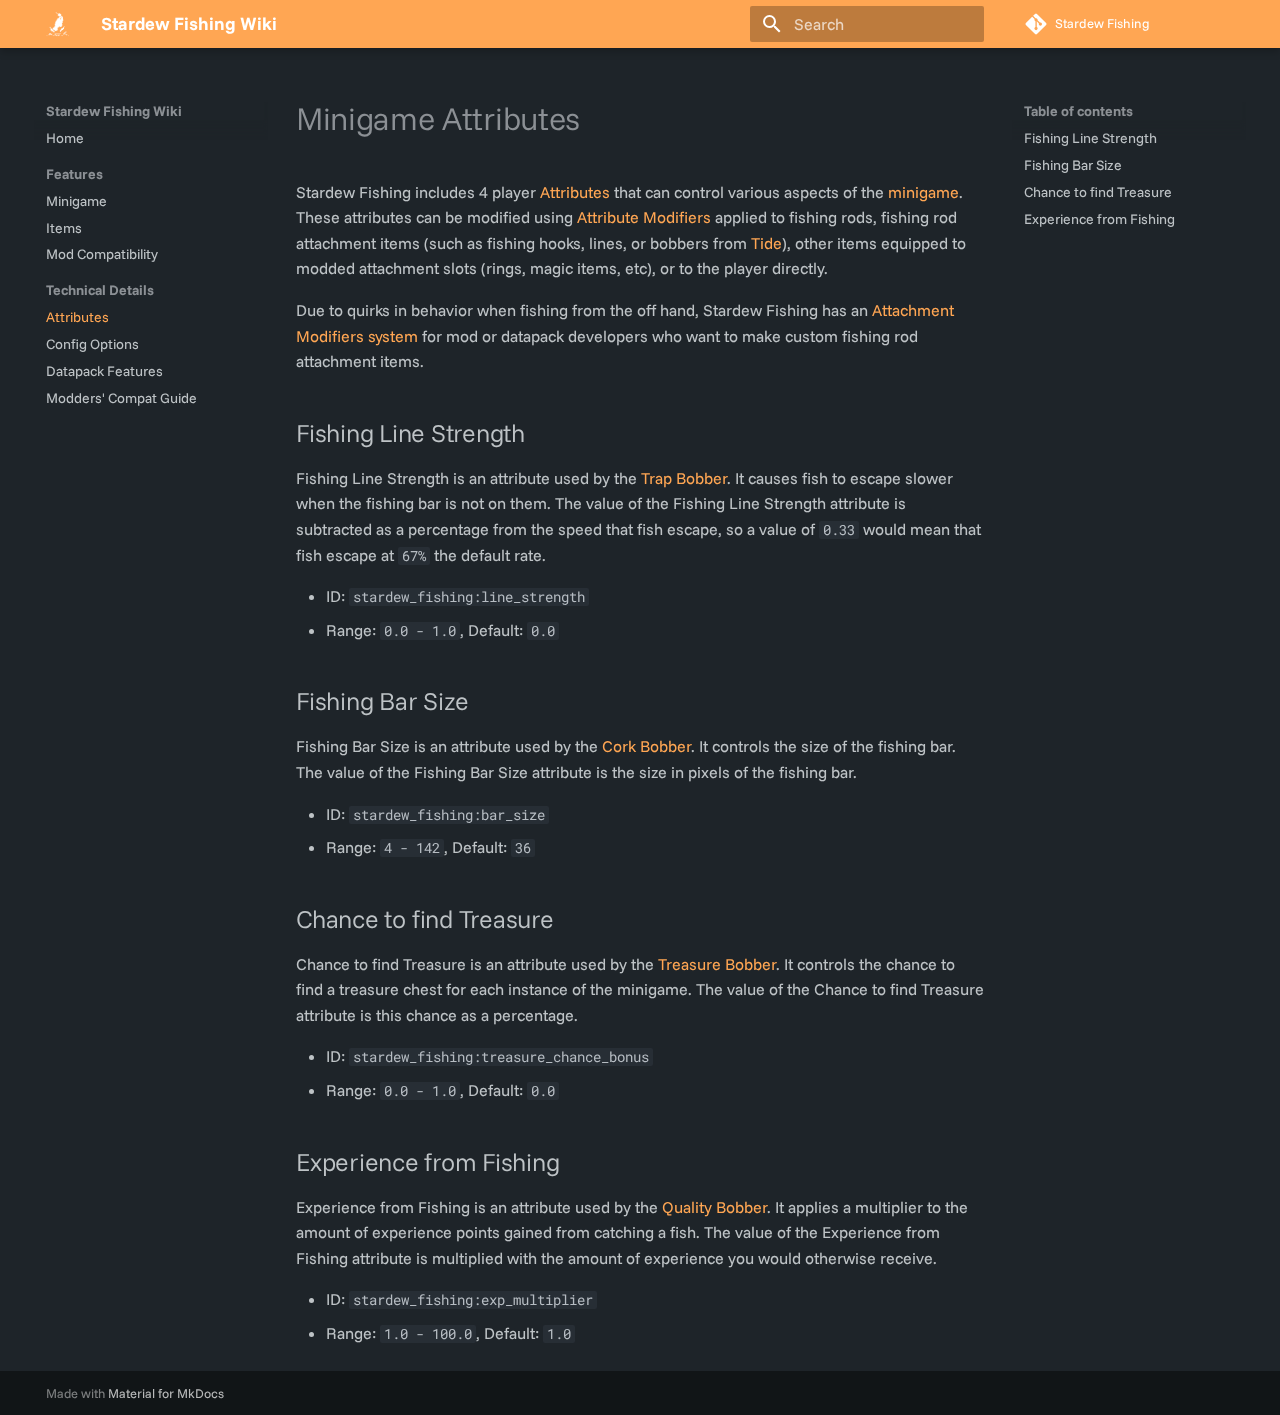
<file: technical/attributes/index.html>
<!doctype html>
<html lang="en" class="no-js">
  <head>
    
      <meta charset="utf-8">
      <meta name="viewport" content="width=device-width,initial-scale=1">
      
      
      
      
        <link rel="prev" href="../../features/compat/">
      
      
        <link rel="next" href="../config/">
      
      
      <link rel="icon" href="../../assets/favicon.png">
      <meta name="generator" content="mkdocs-1.6.1, mkdocs-material-9.6.12">
    
    
      
        <title>Attributes - Stardew Fishing Wiki</title>
      
    
    
      <link rel="stylesheet" href="../../assets/stylesheets/main.2afb09e1.min.css">
      
        
        <link rel="stylesheet" href="../../assets/stylesheets/palette.06af60db.min.css">
      
      
  
  
    
    
  
  
  <style>:root{--md-admonition-icon--example:url('data:image/svg+xml;charset=utf-8,%3Csvg%20xmlns%3D%22http%3A//www.w3.org/2000/svg%22%20viewBox%3D%220%200%20512%20512%22%3E%3C%21--%21%20Font%20Awesome%20Free%206.7.2%20by%20%40fontawesome%20-%20https%3A//fontawesome.com%20License%20-%20https%3A//fontawesome.com/license/free%20%28Icons%3A%20CC%20BY%204.0%2C%20Fonts%3A%20SIL%20OFL%201.1%2C%20Code%3A%20MIT%20License%29%20Copyright%202024%20Fonticons%2C%20Inc.--%3E%3Cpath%20d%3D%22M495.9%20166.6c3.2%208.7.5%2018.4-6.4%2024.6l-43.3%2039.4c1.1%208.3%201.7%2016.8%201.7%2025.4s-.6%2017.1-1.7%2025.4l43.3%2039.4c6.9%206.2%209.6%2015.9%206.4%2024.6-4.4%2011.9-9.7%2023.3-15.8%2034.3l-4.7%208.1c-6.6%2011-14%2021.4-22.1%2031.2-5.9%207.2-15.7%209.6-24.5%206.8l-55.7-17.7c-13.4%2010.3-28.2%2018.9-44%2025.4l-12.5%2057.1c-2%209.1-9%2016.3-18.2%2017.8-13.8%202.3-28%203.5-42.5%203.5s-28.7-1.2-42.5-3.5c-9.2-1.5-16.2-8.7-18.2-17.8l-12.5-57.1c-15.8-6.5-30.6-15.1-44-25.4l-55.6%2017.8c-8.8%202.8-18.6.3-24.5-6.8-8.1-9.8-15.5-20.2-22.1-31.2l-4.7-8.1c-6.1-11-11.4-22.4-15.8-34.3-3.2-8.7-.5-18.4%206.4-24.6l43.3-39.4c-1.1-8.4-1.7-16.9-1.7-25.5s.6-17.1%201.7-25.4l-43.3-39.4c-6.9-6.2-9.6-15.9-6.4-24.6%204.4-11.9%209.7-23.3%2015.8-34.3l4.7-8.1c6.6-11%2014-21.4%2022.1-31.2%205.9-7.2%2015.7-9.6%2024.5-6.8l55.7%2017.7c13.4-10.3%2028.2-18.9%2044-25.4l12.5-57.1c2-9.1%209-16.3%2018.2-17.8C227.3%201.2%20241.5%200%20256%200s28.7%201.2%2042.5%203.5c9.2%201.5%2016.2%208.7%2018.2%2017.8l12.5%2057.1c15.8%206.5%2030.6%2015.1%2044%2025.4l55.7-17.7c8.8-2.8%2018.6-.3%2024.5%206.8%208.1%209.8%2015.5%2020.2%2022.1%2031.2l4.7%208.1c6.1%2011%2011.4%2022.4%2015.8%2034.3zM256%20336a80%2080%200%201%200%200-160%2080%2080%200%201%200%200%20160%22/%3E%3C/svg%3E');}</style>


  
  
  
  
  <style>:root{--md-annotation-icon:url('data:image/svg+xml;charset=utf-8,%3Csvg%20xmlns%3D%22http%3A//www.w3.org/2000/svg%22%20viewBox%3D%220%200%20512%20512%22%3E%3C%21--%21%20Font%20Awesome%20Free%206.7.2%20by%20%40fontawesome%20-%20https%3A//fontawesome.com%20License%20-%20https%3A//fontawesome.com/license/free%20%28Icons%3A%20CC%20BY%204.0%2C%20Fonts%3A%20SIL%20OFL%201.1%2C%20Code%3A%20MIT%20License%29%20Copyright%202024%20Fonticons%2C%20Inc.--%3E%3Cpath%20d%3D%22M495.9%20166.6c3.2%208.7.5%2018.4-6.4%2024.6l-43.3%2039.4c1.1%208.3%201.7%2016.8%201.7%2025.4s-.6%2017.1-1.7%2025.4l43.3%2039.4c6.9%206.2%209.6%2015.9%206.4%2024.6-4.4%2011.9-9.7%2023.3-15.8%2034.3l-4.7%208.1c-6.6%2011-14%2021.4-22.1%2031.2-5.9%207.2-15.7%209.6-24.5%206.8l-55.7-17.7c-13.4%2010.3-28.2%2018.9-44%2025.4l-12.5%2057.1c-2%209.1-9%2016.3-18.2%2017.8-13.8%202.3-28%203.5-42.5%203.5s-28.7-1.2-42.5-3.5c-9.2-1.5-16.2-8.7-18.2-17.8l-12.5-57.1c-15.8-6.5-30.6-15.1-44-25.4l-55.6%2017.8c-8.8%202.8-18.6.3-24.5-6.8-8.1-9.8-15.5-20.2-22.1-31.2l-4.7-8.1c-6.1-11-11.4-22.4-15.8-34.3-3.2-8.7-.5-18.4%206.4-24.6l43.3-39.4c-1.1-8.4-1.7-16.9-1.7-25.5s.6-17.1%201.7-25.4l-43.3-39.4c-6.9-6.2-9.6-15.9-6.4-24.6%204.4-11.9%209.7-23.3%2015.8-34.3l4.7-8.1c6.6-11%2014-21.4%2022.1-31.2%205.9-7.2%2015.7-9.6%2024.5-6.8l55.7%2017.7c13.4-10.3%2028.2-18.9%2044-25.4l12.5-57.1c2-9.1%209-16.3%2018.2-17.8C227.3%201.2%20241.5%200%20256%200s28.7%201.2%2042.5%203.5c9.2%201.5%2016.2%208.7%2018.2%2017.8l12.5%2057.1c15.8%206.5%2030.6%2015.1%2044%2025.4l55.7-17.7c8.8-2.8%2018.6-.3%2024.5%206.8%208.1%209.8%2015.5%2020.2%2022.1%2031.2l4.7%208.1c6.1%2011%2011.4%2022.4%2015.8%2034.3zM256%20336a80%2080%200%201%200%200-160%2080%2080%200%201%200%200%20160%22/%3E%3C/svg%3E');}</style>


    
    
      
    
    
      
        
        
        <link rel="preconnect" href="https://fonts.gstatic.com" crossorigin>
        <link rel="stylesheet" href="https://fonts.googleapis.com/css?family=Funnel+Sans:300,300i,400,400i,700,700i%7CRoboto+Mono:400,400i,700,700i&display=fallback">
        <style>:root{--md-text-font:"Funnel Sans";--md-code-font:"Roboto Mono"}</style>
      
    
    
      <link rel="stylesheet" href="../../stylesheets/extra.css">
    
    <script>__md_scope=new URL("../..",location),__md_hash=e=>[...e].reduce(((e,_)=>(e<<5)-e+_.charCodeAt(0)),0),__md_get=(e,_=localStorage,t=__md_scope)=>JSON.parse(_.getItem(t.pathname+"."+e)),__md_set=(e,_,t=localStorage,a=__md_scope)=>{try{t.setItem(a.pathname+"."+e,JSON.stringify(_))}catch(e){}}</script>
    
      

    
    
    
  </head>
  
  
    
    
      
    
    
    
    
    <body dir="ltr" data-md-color-scheme="slate" data-md-color-primary="custom" data-md-color-accent="custom">
  
    
    <input class="md-toggle" data-md-toggle="drawer" type="checkbox" id="__drawer" autocomplete="off">
    <input class="md-toggle" data-md-toggle="search" type="checkbox" id="__search" autocomplete="off">
    <label class="md-overlay" for="__drawer"></label>
    <div data-md-component="skip">
      
        
        <a href="#minigame-attributes" class="md-skip">
          Skip to content
        </a>
      
    </div>
    <div data-md-component="announce">
      
    </div>
    
    
      

  

<header class="md-header md-header--shadow" data-md-component="header">
  <nav class="md-header__inner md-grid" aria-label="Header">
    <a href="../.." title="Stardew Fishing Wiki" class="md-header__button md-logo" aria-label="Stardew Fishing Wiki" data-md-component="logo">
      
  <img src="../../assets/favicon.png" alt="logo">

    </a>
    <label class="md-header__button md-icon" for="__drawer">
      
      <svg xmlns="http://www.w3.org/2000/svg" viewBox="0 0 24 24"><path d="M3 6h18v2H3zm0 5h18v2H3zm0 5h18v2H3z"/></svg>
    </label>
    <div class="md-header__title" data-md-component="header-title">
      <div class="md-header__ellipsis">
        <div class="md-header__topic">
          <span class="md-ellipsis">
            Stardew Fishing Wiki
          </span>
        </div>
        <div class="md-header__topic" data-md-component="header-topic">
          <span class="md-ellipsis">
            
              Attributes
            
          </span>
        </div>
      </div>
    </div>
    
      
        <form class="md-header__option" data-md-component="palette">
  
    
    
    
    <input class="md-option" data-md-color-media="" data-md-color-scheme="slate" data-md-color-primary="custom" data-md-color-accent="custom"  aria-hidden="true"  type="radio" name="__palette" id="__palette_0">
    
  
</form>
      
    
    
      <script>var palette=__md_get("__palette");if(palette&&palette.color){if("(prefers-color-scheme)"===palette.color.media){var media=matchMedia("(prefers-color-scheme: light)"),input=document.querySelector(media.matches?"[data-md-color-media='(prefers-color-scheme: light)']":"[data-md-color-media='(prefers-color-scheme: dark)']");palette.color.media=input.getAttribute("data-md-color-media"),palette.color.scheme=input.getAttribute("data-md-color-scheme"),palette.color.primary=input.getAttribute("data-md-color-primary"),palette.color.accent=input.getAttribute("data-md-color-accent")}for(var[key,value]of Object.entries(palette.color))document.body.setAttribute("data-md-color-"+key,value)}</script>
    
    
    
      
      
        <label class="md-header__button md-icon" for="__search">
          
          <svg xmlns="http://www.w3.org/2000/svg" viewBox="0 0 24 24"><path d="M9.5 3A6.5 6.5 0 0 1 16 9.5c0 1.61-.59 3.09-1.56 4.23l.27.27h.79l5 5-1.5 1.5-5-5v-.79l-.27-.27A6.52 6.52 0 0 1 9.5 16 6.5 6.5 0 0 1 3 9.5 6.5 6.5 0 0 1 9.5 3m0 2C7 5 5 7 5 9.5S7 14 9.5 14 14 12 14 9.5 12 5 9.5 5"/></svg>
        </label>
        <div class="md-search" data-md-component="search" role="dialog">
  <label class="md-search__overlay" for="__search"></label>
  <div class="md-search__inner" role="search">
    <form class="md-search__form" name="search">
      <input type="text" class="md-search__input" name="query" aria-label="Search" placeholder="Search" autocapitalize="off" autocorrect="off" autocomplete="off" spellcheck="false" data-md-component="search-query" required>
      <label class="md-search__icon md-icon" for="__search">
        
        <svg xmlns="http://www.w3.org/2000/svg" viewBox="0 0 24 24"><path d="M9.5 3A6.5 6.5 0 0 1 16 9.5c0 1.61-.59 3.09-1.56 4.23l.27.27h.79l5 5-1.5 1.5-5-5v-.79l-.27-.27A6.52 6.52 0 0 1 9.5 16 6.5 6.5 0 0 1 3 9.5 6.5 6.5 0 0 1 9.5 3m0 2C7 5 5 7 5 9.5S7 14 9.5 14 14 12 14 9.5 12 5 9.5 5"/></svg>
        
        <svg xmlns="http://www.w3.org/2000/svg" viewBox="0 0 24 24"><path d="M20 11v2H8l5.5 5.5-1.42 1.42L4.16 12l7.92-7.92L13.5 5.5 8 11z"/></svg>
      </label>
      <nav class="md-search__options" aria-label="Search">
        
        <button type="reset" class="md-search__icon md-icon" title="Clear" aria-label="Clear" tabindex="-1">
          
          <svg xmlns="http://www.w3.org/2000/svg" viewBox="0 0 24 24"><path d="M19 6.41 17.59 5 12 10.59 6.41 5 5 6.41 10.59 12 5 17.59 6.41 19 12 13.41 17.59 19 19 17.59 13.41 12z"/></svg>
        </button>
      </nav>
      
    </form>
    <div class="md-search__output">
      <div class="md-search__scrollwrap" tabindex="0" data-md-scrollfix>
        <div class="md-search-result" data-md-component="search-result">
          <div class="md-search-result__meta">
            Initializing search
          </div>
          <ol class="md-search-result__list" role="presentation"></ol>
        </div>
      </div>
    </div>
  </div>
</div>
      
    
    
      <div class="md-header__source">
        <a href="https://github.com/BrownBear85/stardewfishing" title="Go to repository" class="md-source" data-md-component="source">
  <div class="md-source__icon md-icon">
    
    <svg xmlns="http://www.w3.org/2000/svg" viewBox="0 0 448 512"><!--! Font Awesome Free 6.7.2 by @fontawesome - https://fontawesome.com License - https://fontawesome.com/license/free (Icons: CC BY 4.0, Fonts: SIL OFL 1.1, Code: MIT License) Copyright 2024 Fonticons, Inc.--><path d="M439.55 236.05 244 40.45a28.87 28.87 0 0 0-40.81 0l-40.66 40.63 51.52 51.52c27.06-9.14 52.68 16.77 43.39 43.68l49.66 49.66c34.23-11.8 61.18 31 35.47 56.69-26.49 26.49-70.21-2.87-56-37.34L240.22 199v121.85c25.3 12.54 22.26 41.85 9.08 55a34.34 34.34 0 0 1-48.55 0c-17.57-17.6-11.07-46.91 11.25-56v-123c-20.8-8.51-24.6-30.74-18.64-45L142.57 101 8.45 235.14a28.86 28.86 0 0 0 0 40.81l195.61 195.6a28.86 28.86 0 0 0 40.8 0l194.69-194.69a28.86 28.86 0 0 0 0-40.81"/></svg>
  </div>
  <div class="md-source__repository">
    Stardew Fishing
  </div>
</a>
      </div>
    
  </nav>
  
</header>
    
    <div class="md-container" data-md-component="container">
      
      
        
          
        
      
      <main class="md-main" data-md-component="main">
        <div class="md-main__inner md-grid">
          
            
              
              <div class="md-sidebar md-sidebar--primary" data-md-component="sidebar" data-md-type="navigation" >
                <div class="md-sidebar__scrollwrap">
                  <div class="md-sidebar__inner">
                    



<nav class="md-nav md-nav--primary" aria-label="Navigation" data-md-level="0">
  <label class="md-nav__title" for="__drawer">
    <a href="../.." title="Stardew Fishing Wiki" class="md-nav__button md-logo" aria-label="Stardew Fishing Wiki" data-md-component="logo">
      
  <img src="../../assets/favicon.png" alt="logo">

    </a>
    Stardew Fishing Wiki
  </label>
  
    <div class="md-nav__source">
      <a href="https://github.com/BrownBear85/stardewfishing" title="Go to repository" class="md-source" data-md-component="source">
  <div class="md-source__icon md-icon">
    
    <svg xmlns="http://www.w3.org/2000/svg" viewBox="0 0 448 512"><!--! Font Awesome Free 6.7.2 by @fontawesome - https://fontawesome.com License - https://fontawesome.com/license/free (Icons: CC BY 4.0, Fonts: SIL OFL 1.1, Code: MIT License) Copyright 2024 Fonticons, Inc.--><path d="M439.55 236.05 244 40.45a28.87 28.87 0 0 0-40.81 0l-40.66 40.63 51.52 51.52c27.06-9.14 52.68 16.77 43.39 43.68l49.66 49.66c34.23-11.8 61.18 31 35.47 56.69-26.49 26.49-70.21-2.87-56-37.34L240.22 199v121.85c25.3 12.54 22.26 41.85 9.08 55a34.34 34.34 0 0 1-48.55 0c-17.57-17.6-11.07-46.91 11.25-56v-123c-20.8-8.51-24.6-30.74-18.64-45L142.57 101 8.45 235.14a28.86 28.86 0 0 0 0 40.81l195.61 195.6a28.86 28.86 0 0 0 40.8 0l194.69-194.69a28.86 28.86 0 0 0 0-40.81"/></svg>
  </div>
  <div class="md-source__repository">
    Stardew Fishing
  </div>
</a>
    </div>
  
  <ul class="md-nav__list" data-md-scrollfix>
    
      
      
  
  
  
  
    <li class="md-nav__item">
      <a href="../.." class="md-nav__link">
        
  
  
  <span class="md-ellipsis">
    Home
    
  </span>
  

      </a>
    </li>
  

    
      
      
  
  
  
  
    
    
    
    
      
        
        
      
    
    
    <li class="md-nav__item md-nav__item--section md-nav__item--nested">
      
        
        
        <input class="md-nav__toggle md-toggle " type="checkbox" id="__nav_2" >
        
          
          <label class="md-nav__link" for="__nav_2" id="__nav_2_label" tabindex="">
            
  
  
  <span class="md-ellipsis">
    Features
    
  </span>
  

            <span class="md-nav__icon md-icon"></span>
          </label>
        
        <nav class="md-nav" data-md-level="1" aria-labelledby="__nav_2_label" aria-expanded="false">
          <label class="md-nav__title" for="__nav_2">
            <span class="md-nav__icon md-icon"></span>
            Features
          </label>
          <ul class="md-nav__list" data-md-scrollfix>
            
              
                
  
  
  
  
    <li class="md-nav__item">
      <a href="../../features/minigame/" class="md-nav__link">
        
  
  
  <span class="md-ellipsis">
    Minigame
    
  </span>
  

      </a>
    </li>
  

              
            
              
                
  
  
  
  
    <li class="md-nav__item">
      <a href="../../features/items/" class="md-nav__link">
        
  
  
  <span class="md-ellipsis">
    Items
    
  </span>
  

      </a>
    </li>
  

              
            
              
                
  
  
  
  
    <li class="md-nav__item">
      <a href="../../features/compat/" class="md-nav__link">
        
  
  
  <span class="md-ellipsis">
    Mod Compatibility
    
  </span>
  

      </a>
    </li>
  

              
            
          </ul>
        </nav>
      
    </li>
  

    
      
      
  
  
    
  
  
  
    
    
    
    
      
        
        
      
    
    
    <li class="md-nav__item md-nav__item--active md-nav__item--section md-nav__item--nested">
      
        
        
        <input class="md-nav__toggle md-toggle " type="checkbox" id="__nav_3" checked>
        
          
          <label class="md-nav__link" for="__nav_3" id="__nav_3_label" tabindex="">
            
  
  
  <span class="md-ellipsis">
    Technical Details
    
  </span>
  

            <span class="md-nav__icon md-icon"></span>
          </label>
        
        <nav class="md-nav" data-md-level="1" aria-labelledby="__nav_3_label" aria-expanded="true">
          <label class="md-nav__title" for="__nav_3">
            <span class="md-nav__icon md-icon"></span>
            Technical Details
          </label>
          <ul class="md-nav__list" data-md-scrollfix>
            
              
                
  
  
    
  
  
  
    <li class="md-nav__item md-nav__item--active">
      
      <input class="md-nav__toggle md-toggle" type="checkbox" id="__toc">
      
      
        
      
      
        <label class="md-nav__link md-nav__link--active" for="__toc">
          
  
  
  <span class="md-ellipsis">
    Attributes
    
  </span>
  

          <span class="md-nav__icon md-icon"></span>
        </label>
      
      <a href="./" class="md-nav__link md-nav__link--active">
        
  
  
  <span class="md-ellipsis">
    Attributes
    
  </span>
  

      </a>
      
        

<nav class="md-nav md-nav--secondary" aria-label="Table of contents">
  
  
  
    
  
  
    <label class="md-nav__title" for="__toc">
      <span class="md-nav__icon md-icon"></span>
      Table of contents
    </label>
    <ul class="md-nav__list" data-md-component="toc" data-md-scrollfix>
      
        <li class="md-nav__item">
  <a href="#fishing-line-strength" class="md-nav__link">
    <span class="md-ellipsis">
      Fishing Line Strength
    </span>
  </a>
  
</li>
      
        <li class="md-nav__item">
  <a href="#fishing-bar-size" class="md-nav__link">
    <span class="md-ellipsis">
      Fishing Bar Size
    </span>
  </a>
  
</li>
      
        <li class="md-nav__item">
  <a href="#chance-to-find-treasure" class="md-nav__link">
    <span class="md-ellipsis">
      Chance to find Treasure
    </span>
  </a>
  
</li>
      
        <li class="md-nav__item">
  <a href="#experience-from-fishing" class="md-nav__link">
    <span class="md-ellipsis">
      Experience from Fishing
    </span>
  </a>
  
</li>
      
    </ul>
  
</nav>
      
    </li>
  

              
            
              
                
  
  
  
  
    <li class="md-nav__item">
      <a href="../config/" class="md-nav__link">
        
  
  
  <span class="md-ellipsis">
    Config Options
    
  </span>
  

      </a>
    </li>
  

              
            
              
                
  
  
  
  
    <li class="md-nav__item">
      <a href="../datapacks/" class="md-nav__link">
        
  
  
  <span class="md-ellipsis">
    Datapack Features
    
  </span>
  

      </a>
    </li>
  

              
            
              
                
  
  
  
  
    <li class="md-nav__item">
      <a href="../compat-guide/" class="md-nav__link">
        
  
  
  <span class="md-ellipsis">
    Modders' Compat Guide
    
  </span>
  

      </a>
    </li>
  

              
            
          </ul>
        </nav>
      
    </li>
  

    
  </ul>
</nav>
                  </div>
                </div>
              </div>
            
            
              
              <div class="md-sidebar md-sidebar--secondary" data-md-component="sidebar" data-md-type="toc" >
                <div class="md-sidebar__scrollwrap">
                  <div class="md-sidebar__inner">
                    

<nav class="md-nav md-nav--secondary" aria-label="Table of contents">
  
  
  
    
  
  
    <label class="md-nav__title" for="__toc">
      <span class="md-nav__icon md-icon"></span>
      Table of contents
    </label>
    <ul class="md-nav__list" data-md-component="toc" data-md-scrollfix>
      
        <li class="md-nav__item">
  <a href="#fishing-line-strength" class="md-nav__link">
    <span class="md-ellipsis">
      Fishing Line Strength
    </span>
  </a>
  
</li>
      
        <li class="md-nav__item">
  <a href="#fishing-bar-size" class="md-nav__link">
    <span class="md-ellipsis">
      Fishing Bar Size
    </span>
  </a>
  
</li>
      
        <li class="md-nav__item">
  <a href="#chance-to-find-treasure" class="md-nav__link">
    <span class="md-ellipsis">
      Chance to find Treasure
    </span>
  </a>
  
</li>
      
        <li class="md-nav__item">
  <a href="#experience-from-fishing" class="md-nav__link">
    <span class="md-ellipsis">
      Experience from Fishing
    </span>
  </a>
  
</li>
      
    </ul>
  
</nav>
                  </div>
                </div>
              </div>
            
          
          
            <div class="md-content" data-md-component="content">
              <article class="md-content__inner md-typeset">
                
                  


  
  


<h1 id="minigame-attributes">Minigame Attributes</h1>
<p>Stardew Fishing includes 4 player <a href="https://minecraft.wiki/w/Attribute">Attributes</a> that can control various aspects of the <a href="../../features/minigame/">minigame</a>. These attributes can be modified using <a href="https://minecraft.wiki/w/Attribute#Modifiers">Attribute Modifiers</a> applied to fishing rods, fishing rod attachment items (such as fishing hooks, lines, or bobbers from <a href="https://www.curseforge.com/minecraft/mc-mods/tide">Tide</a>), other items equipped to modded attachment slots (rings, magic items, etc), or to the player directly. </p>
<p>Due to quirks in behavior when fishing from the off hand, Stardew Fishing has an <a href="../compat-guide/#attachment-modifier-items">Attachment Modifiers system</a> for mod or datapack developers who want to make custom fishing rod attachment items.</p>
<h2 id="fishing-line-strength">Fishing Line Strength</h2>
<p>Fishing Line Strength is an attribute used by the <a href="../../features/items/#trap-bobber">Trap Bobber</a>. It causes fish to escape slower when the fishing bar is not on them. The value of the Fishing Line Strength attribute is subtracted as a percentage from the speed that fish escape, so a value of <code>0.33</code> would mean that fish escape at <code>67%</code> the default rate.</p>
<ul>
<li>ID: <code>stardew_fishing:line_strength</code></li>
<li>Range: <code>0.0 - 1.0</code>, Default: <code>0.0</code></li>
</ul>
<h2 id="fishing-bar-size">Fishing Bar Size</h2>
<p>Fishing Bar Size is an attribute used by the <a href="../../features/items/#cork-bobber">Cork Bobber</a>. It controls the size of the fishing bar. The value of the Fishing Bar Size attribute is the size in pixels of the fishing bar.</p>
<ul>
<li>ID: <code>stardew_fishing:bar_size</code></li>
<li>Range: <code>4 - 142</code>, Default: <code>36</code></li>
</ul>
<h2 id="chance-to-find-treasure">Chance to find Treasure</h2>
<p>Chance to find Treasure is an attribute used by the <a href="../../features/items/#treasure-bobber">Treasure Bobber</a>. It controls the chance to find a treasure chest for each instance of the minigame. The value of the Chance to find Treasure attribute is this chance as a percentage.</p>
<ul>
<li>ID: <code>stardew_fishing:treasure_chance_bonus</code></li>
<li>Range: <code>0.0 - 1.0</code>, Default: <code>0.0</code></li>
</ul>
<h2 id="experience-from-fishing">Experience from Fishing</h2>
<p>Experience from Fishing is an attribute used by the <a href="../../features/items/#quality-bobber">Quality Bobber</a>. It applies a multiplier to the amount of experience points gained from catching a fish. The value of the Experience from Fishing attribute is multiplied with the amount of experience you would otherwise receive.</p>
<ul>
<li>ID: <code>stardew_fishing:exp_multiplier</code></li>
<li>Range: <code>1.0 - 100.0</code>, Default: <code>1.0</code></li>
</ul>












                
              </article>
            </div>
          
          
<script>var target=document.getElementById(location.hash.slice(1));target&&target.name&&(target.checked=target.name.startsWith("__tabbed_"))</script>
        </div>
        
      </main>
      
        <footer class="md-footer">
  
  <div class="md-footer-meta md-typeset">
    <div class="md-footer-meta__inner md-grid">
      <div class="md-copyright">
  
  
    Made with
    <a href="https://squidfunk.github.io/mkdocs-material/" target="_blank" rel="noopener">
      Material for MkDocs
    </a>
  
</div>
      
    </div>
  </div>
</footer>
      
    </div>
    <div class="md-dialog" data-md-component="dialog">
      <div class="md-dialog__inner md-typeset"></div>
    </div>
    
    
    
      
      <script id="__config" type="application/json">{"base": "../..", "features": ["navigation.sections", "content.code.copy"], "search": "../../assets/javascripts/workers/search.f8cc74c7.min.js", "tags": null, "translations": {"clipboard.copied": "Copied to clipboard", "clipboard.copy": "Copy to clipboard", "search.result.more.one": "1 more on this page", "search.result.more.other": "# more on this page", "search.result.none": "No matching documents", "search.result.one": "1 matching document", "search.result.other": "# matching documents", "search.result.placeholder": "Type to start searching", "search.result.term.missing": "Missing", "select.version": "Select version"}, "version": null}</script>
    
    
      <script src="../../assets/javascripts/bundle.c8b220af.min.js"></script>
      
    
  </body>
</html>
</file>
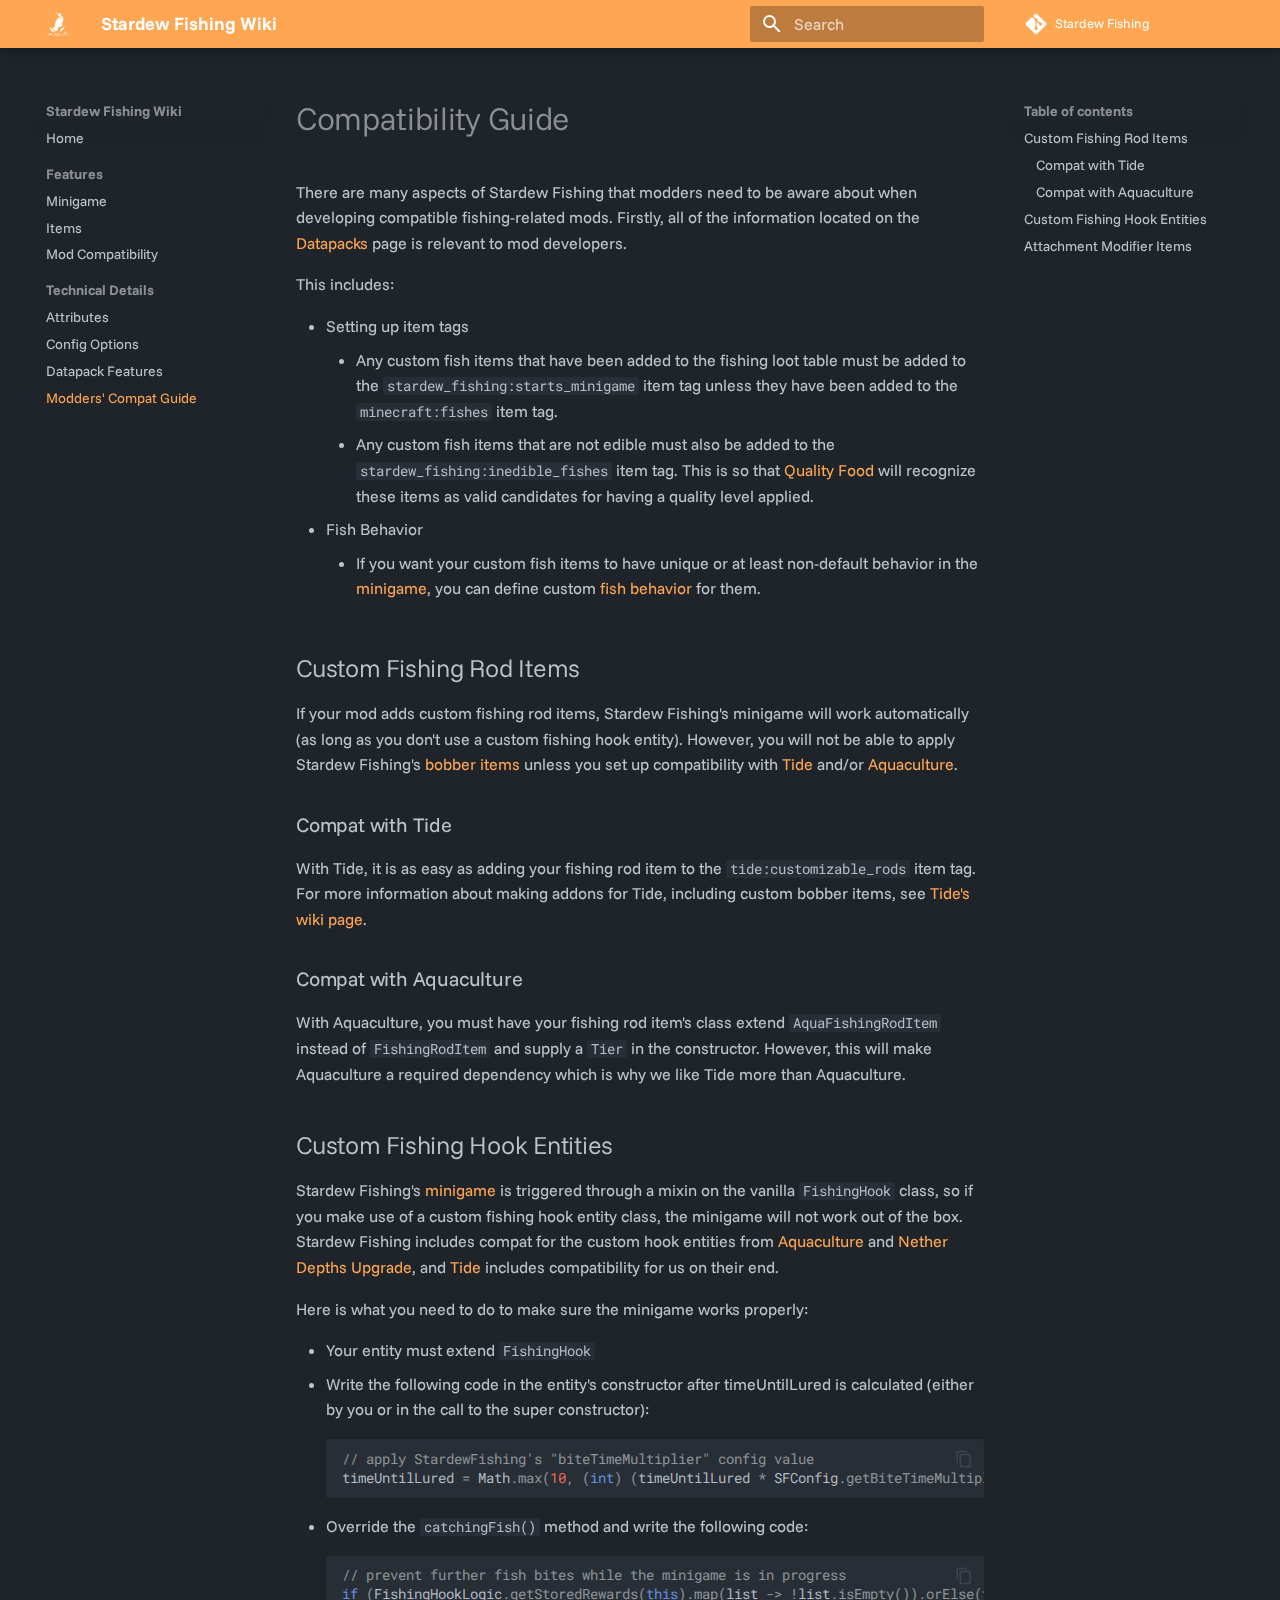
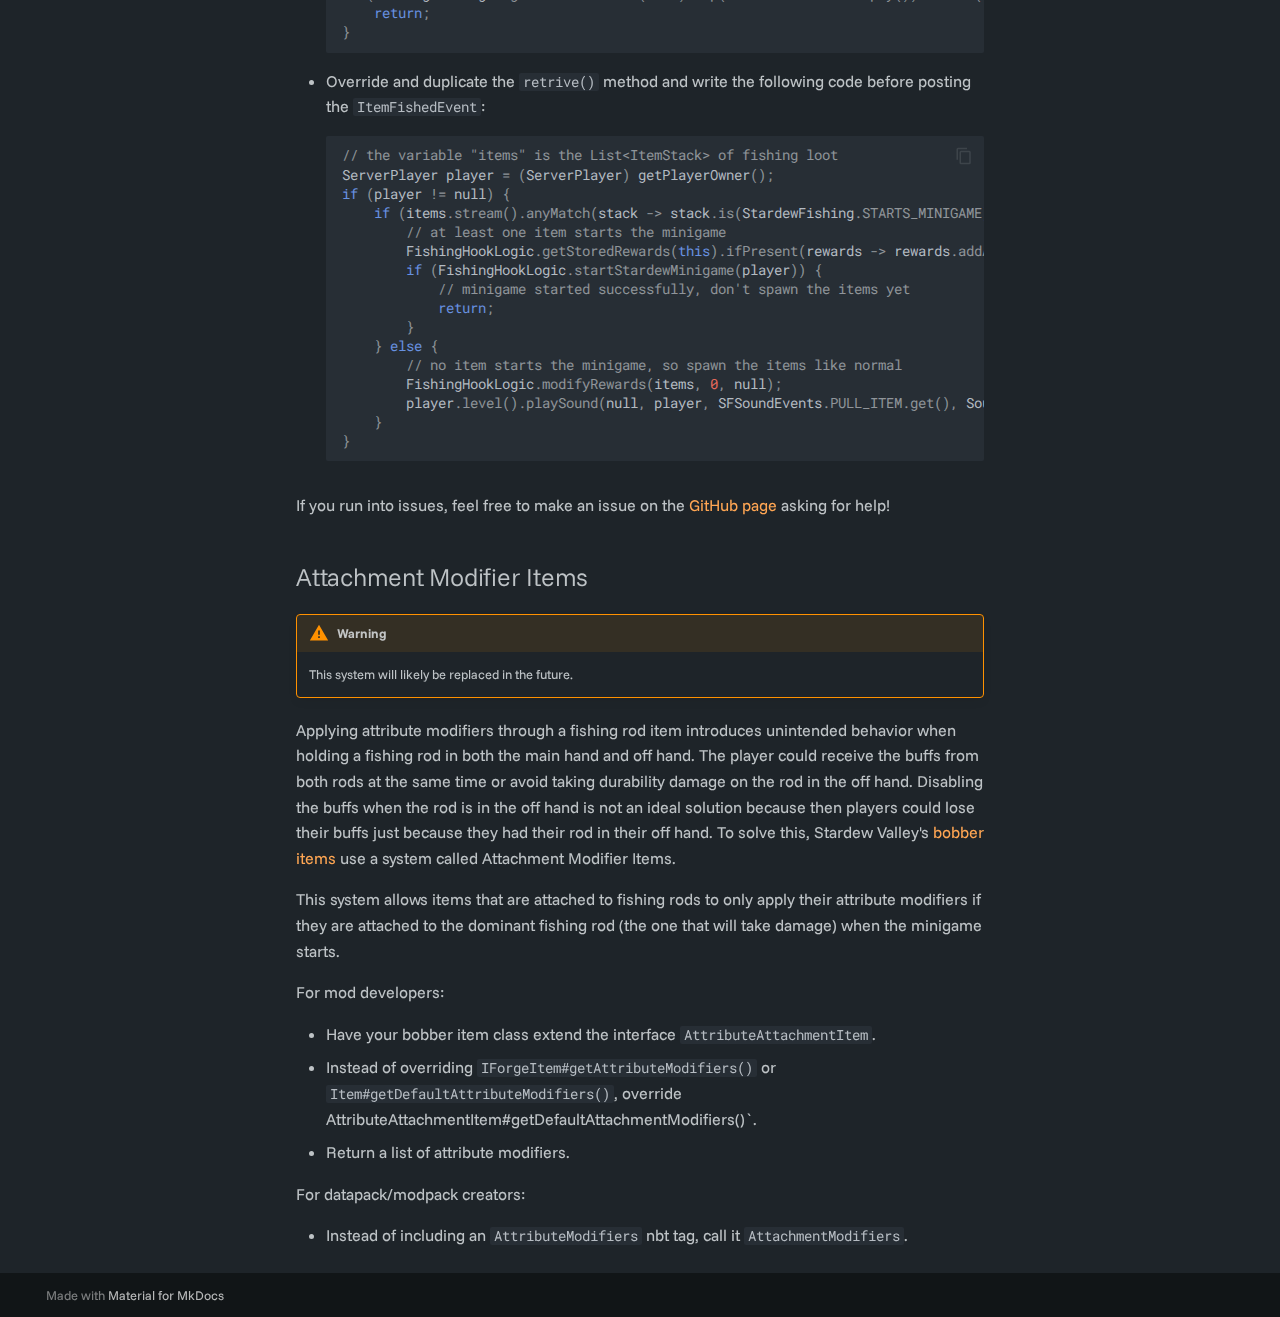
<file: technical/compat-guide/index.html>
<!doctype html>
<html lang="en" class="no-js">
  <head>
    
      <meta charset="utf-8">
      <meta name="viewport" content="width=device-width,initial-scale=1">
      
      
      
      
        <link rel="prev" href="../datapacks/">
      
      
      
      <link rel="icon" href="../../assets/favicon.png">
      <meta name="generator" content="mkdocs-1.6.1, mkdocs-material-9.6.12">
    
    
      
        <title>Modders' Compat Guide - Stardew Fishing Wiki</title>
      
    
    
      <link rel="stylesheet" href="../../assets/stylesheets/main.2afb09e1.min.css">
      
        
        <link rel="stylesheet" href="../../assets/stylesheets/palette.06af60db.min.css">
      
      
  
  
    
    
  
  
  <style>:root{--md-admonition-icon--example:url('data:image/svg+xml;charset=utf-8,%3Csvg%20xmlns%3D%22http%3A//www.w3.org/2000/svg%22%20viewBox%3D%220%200%20512%20512%22%3E%3C%21--%21%20Font%20Awesome%20Free%206.7.2%20by%20%40fontawesome%20-%20https%3A//fontawesome.com%20License%20-%20https%3A//fontawesome.com/license/free%20%28Icons%3A%20CC%20BY%204.0%2C%20Fonts%3A%20SIL%20OFL%201.1%2C%20Code%3A%20MIT%20License%29%20Copyright%202024%20Fonticons%2C%20Inc.--%3E%3Cpath%20d%3D%22M495.9%20166.6c3.2%208.7.5%2018.4-6.4%2024.6l-43.3%2039.4c1.1%208.3%201.7%2016.8%201.7%2025.4s-.6%2017.1-1.7%2025.4l43.3%2039.4c6.9%206.2%209.6%2015.9%206.4%2024.6-4.4%2011.9-9.7%2023.3-15.8%2034.3l-4.7%208.1c-6.6%2011-14%2021.4-22.1%2031.2-5.9%207.2-15.7%209.6-24.5%206.8l-55.7-17.7c-13.4%2010.3-28.2%2018.9-44%2025.4l-12.5%2057.1c-2%209.1-9%2016.3-18.2%2017.8-13.8%202.3-28%203.5-42.5%203.5s-28.7-1.2-42.5-3.5c-9.2-1.5-16.2-8.7-18.2-17.8l-12.5-57.1c-15.8-6.5-30.6-15.1-44-25.4l-55.6%2017.8c-8.8%202.8-18.6.3-24.5-6.8-8.1-9.8-15.5-20.2-22.1-31.2l-4.7-8.1c-6.1-11-11.4-22.4-15.8-34.3-3.2-8.7-.5-18.4%206.4-24.6l43.3-39.4c-1.1-8.4-1.7-16.9-1.7-25.5s.6-17.1%201.7-25.4l-43.3-39.4c-6.9-6.2-9.6-15.9-6.4-24.6%204.4-11.9%209.7-23.3%2015.8-34.3l4.7-8.1c6.6-11%2014-21.4%2022.1-31.2%205.9-7.2%2015.7-9.6%2024.5-6.8l55.7%2017.7c13.4-10.3%2028.2-18.9%2044-25.4l12.5-57.1c2-9.1%209-16.3%2018.2-17.8C227.3%201.2%20241.5%200%20256%200s28.7%201.2%2042.5%203.5c9.2%201.5%2016.2%208.7%2018.2%2017.8l12.5%2057.1c15.8%206.5%2030.6%2015.1%2044%2025.4l55.7-17.7c8.8-2.8%2018.6-.3%2024.5%206.8%208.1%209.8%2015.5%2020.2%2022.1%2031.2l4.7%208.1c6.1%2011%2011.4%2022.4%2015.8%2034.3zM256%20336a80%2080%200%201%200%200-160%2080%2080%200%201%200%200%20160%22/%3E%3C/svg%3E');}</style>


  
  
  
  
  <style>:root{--md-annotation-icon:url('data:image/svg+xml;charset=utf-8,%3Csvg%20xmlns%3D%22http%3A//www.w3.org/2000/svg%22%20viewBox%3D%220%200%20512%20512%22%3E%3C%21--%21%20Font%20Awesome%20Free%206.7.2%20by%20%40fontawesome%20-%20https%3A//fontawesome.com%20License%20-%20https%3A//fontawesome.com/license/free%20%28Icons%3A%20CC%20BY%204.0%2C%20Fonts%3A%20SIL%20OFL%201.1%2C%20Code%3A%20MIT%20License%29%20Copyright%202024%20Fonticons%2C%20Inc.--%3E%3Cpath%20d%3D%22M495.9%20166.6c3.2%208.7.5%2018.4-6.4%2024.6l-43.3%2039.4c1.1%208.3%201.7%2016.8%201.7%2025.4s-.6%2017.1-1.7%2025.4l43.3%2039.4c6.9%206.2%209.6%2015.9%206.4%2024.6-4.4%2011.9-9.7%2023.3-15.8%2034.3l-4.7%208.1c-6.6%2011-14%2021.4-22.1%2031.2-5.9%207.2-15.7%209.6-24.5%206.8l-55.7-17.7c-13.4%2010.3-28.2%2018.9-44%2025.4l-12.5%2057.1c-2%209.1-9%2016.3-18.2%2017.8-13.8%202.3-28%203.5-42.5%203.5s-28.7-1.2-42.5-3.5c-9.2-1.5-16.2-8.7-18.2-17.8l-12.5-57.1c-15.8-6.5-30.6-15.1-44-25.4l-55.6%2017.8c-8.8%202.8-18.6.3-24.5-6.8-8.1-9.8-15.5-20.2-22.1-31.2l-4.7-8.1c-6.1-11-11.4-22.4-15.8-34.3-3.2-8.7-.5-18.4%206.4-24.6l43.3-39.4c-1.1-8.4-1.7-16.9-1.7-25.5s.6-17.1%201.7-25.4l-43.3-39.4c-6.9-6.2-9.6-15.9-6.4-24.6%204.4-11.9%209.7-23.3%2015.8-34.3l4.7-8.1c6.6-11%2014-21.4%2022.1-31.2%205.9-7.2%2015.7-9.6%2024.5-6.8l55.7%2017.7c13.4-10.3%2028.2-18.9%2044-25.4l12.5-57.1c2-9.1%209-16.3%2018.2-17.8C227.3%201.2%20241.5%200%20256%200s28.7%201.2%2042.5%203.5c9.2%201.5%2016.2%208.7%2018.2%2017.8l12.5%2057.1c15.8%206.5%2030.6%2015.1%2044%2025.4l55.7-17.7c8.8-2.8%2018.6-.3%2024.5%206.8%208.1%209.8%2015.5%2020.2%2022.1%2031.2l4.7%208.1c6.1%2011%2011.4%2022.4%2015.8%2034.3zM256%20336a80%2080%200%201%200%200-160%2080%2080%200%201%200%200%20160%22/%3E%3C/svg%3E');}</style>


    
    
      
    
    
      
        
        
        <link rel="preconnect" href="https://fonts.gstatic.com" crossorigin>
        <link rel="stylesheet" href="https://fonts.googleapis.com/css?family=Funnel+Sans:300,300i,400,400i,700,700i%7CRoboto+Mono:400,400i,700,700i&display=fallback">
        <style>:root{--md-text-font:"Funnel Sans";--md-code-font:"Roboto Mono"}</style>
      
    
    
      <link rel="stylesheet" href="../../stylesheets/extra.css">
    
    <script>__md_scope=new URL("../..",location),__md_hash=e=>[...e].reduce(((e,_)=>(e<<5)-e+_.charCodeAt(0)),0),__md_get=(e,_=localStorage,t=__md_scope)=>JSON.parse(_.getItem(t.pathname+"."+e)),__md_set=(e,_,t=localStorage,a=__md_scope)=>{try{t.setItem(a.pathname+"."+e,JSON.stringify(_))}catch(e){}}</script>
    
      

    
    
    
  </head>
  
  
    
    
      
    
    
    
    
    <body dir="ltr" data-md-color-scheme="slate" data-md-color-primary="custom" data-md-color-accent="custom">
  
    
    <input class="md-toggle" data-md-toggle="drawer" type="checkbox" id="__drawer" autocomplete="off">
    <input class="md-toggle" data-md-toggle="search" type="checkbox" id="__search" autocomplete="off">
    <label class="md-overlay" for="__drawer"></label>
    <div data-md-component="skip">
      
        
        <a href="#compatibility-guide" class="md-skip">
          Skip to content
        </a>
      
    </div>
    <div data-md-component="announce">
      
    </div>
    
    
      

  

<header class="md-header md-header--shadow" data-md-component="header">
  <nav class="md-header__inner md-grid" aria-label="Header">
    <a href="../.." title="Stardew Fishing Wiki" class="md-header__button md-logo" aria-label="Stardew Fishing Wiki" data-md-component="logo">
      
  <img src="../../assets/favicon.png" alt="logo">

    </a>
    <label class="md-header__button md-icon" for="__drawer">
      
      <svg xmlns="http://www.w3.org/2000/svg" viewBox="0 0 24 24"><path d="M3 6h18v2H3zm0 5h18v2H3zm0 5h18v2H3z"/></svg>
    </label>
    <div class="md-header__title" data-md-component="header-title">
      <div class="md-header__ellipsis">
        <div class="md-header__topic">
          <span class="md-ellipsis">
            Stardew Fishing Wiki
          </span>
        </div>
        <div class="md-header__topic" data-md-component="header-topic">
          <span class="md-ellipsis">
            
              Modders' Compat Guide
            
          </span>
        </div>
      </div>
    </div>
    
      
        <form class="md-header__option" data-md-component="palette">
  
    
    
    
    <input class="md-option" data-md-color-media="" data-md-color-scheme="slate" data-md-color-primary="custom" data-md-color-accent="custom"  aria-hidden="true"  type="radio" name="__palette" id="__palette_0">
    
  
</form>
      
    
    
      <script>var palette=__md_get("__palette");if(palette&&palette.color){if("(prefers-color-scheme)"===palette.color.media){var media=matchMedia("(prefers-color-scheme: light)"),input=document.querySelector(media.matches?"[data-md-color-media='(prefers-color-scheme: light)']":"[data-md-color-media='(prefers-color-scheme: dark)']");palette.color.media=input.getAttribute("data-md-color-media"),palette.color.scheme=input.getAttribute("data-md-color-scheme"),palette.color.primary=input.getAttribute("data-md-color-primary"),palette.color.accent=input.getAttribute("data-md-color-accent")}for(var[key,value]of Object.entries(palette.color))document.body.setAttribute("data-md-color-"+key,value)}</script>
    
    
    
      
      
        <label class="md-header__button md-icon" for="__search">
          
          <svg xmlns="http://www.w3.org/2000/svg" viewBox="0 0 24 24"><path d="M9.5 3A6.5 6.5 0 0 1 16 9.5c0 1.61-.59 3.09-1.56 4.23l.27.27h.79l5 5-1.5 1.5-5-5v-.79l-.27-.27A6.52 6.52 0 0 1 9.5 16 6.5 6.5 0 0 1 3 9.5 6.5 6.5 0 0 1 9.5 3m0 2C7 5 5 7 5 9.5S7 14 9.5 14 14 12 14 9.5 12 5 9.5 5"/></svg>
        </label>
        <div class="md-search" data-md-component="search" role="dialog">
  <label class="md-search__overlay" for="__search"></label>
  <div class="md-search__inner" role="search">
    <form class="md-search__form" name="search">
      <input type="text" class="md-search__input" name="query" aria-label="Search" placeholder="Search" autocapitalize="off" autocorrect="off" autocomplete="off" spellcheck="false" data-md-component="search-query" required>
      <label class="md-search__icon md-icon" for="__search">
        
        <svg xmlns="http://www.w3.org/2000/svg" viewBox="0 0 24 24"><path d="M9.5 3A6.5 6.5 0 0 1 16 9.5c0 1.61-.59 3.09-1.56 4.23l.27.27h.79l5 5-1.5 1.5-5-5v-.79l-.27-.27A6.52 6.52 0 0 1 9.5 16 6.5 6.5 0 0 1 3 9.5 6.5 6.5 0 0 1 9.5 3m0 2C7 5 5 7 5 9.5S7 14 9.5 14 14 12 14 9.5 12 5 9.5 5"/></svg>
        
        <svg xmlns="http://www.w3.org/2000/svg" viewBox="0 0 24 24"><path d="M20 11v2H8l5.5 5.5-1.42 1.42L4.16 12l7.92-7.92L13.5 5.5 8 11z"/></svg>
      </label>
      <nav class="md-search__options" aria-label="Search">
        
        <button type="reset" class="md-search__icon md-icon" title="Clear" aria-label="Clear" tabindex="-1">
          
          <svg xmlns="http://www.w3.org/2000/svg" viewBox="0 0 24 24"><path d="M19 6.41 17.59 5 12 10.59 6.41 5 5 6.41 10.59 12 5 17.59 6.41 19 12 13.41 17.59 19 19 17.59 13.41 12z"/></svg>
        </button>
      </nav>
      
    </form>
    <div class="md-search__output">
      <div class="md-search__scrollwrap" tabindex="0" data-md-scrollfix>
        <div class="md-search-result" data-md-component="search-result">
          <div class="md-search-result__meta">
            Initializing search
          </div>
          <ol class="md-search-result__list" role="presentation"></ol>
        </div>
      </div>
    </div>
  </div>
</div>
      
    
    
      <div class="md-header__source">
        <a href="https://github.com/BrownBear85/stardewfishing" title="Go to repository" class="md-source" data-md-component="source">
  <div class="md-source__icon md-icon">
    
    <svg xmlns="http://www.w3.org/2000/svg" viewBox="0 0 448 512"><!--! Font Awesome Free 6.7.2 by @fontawesome - https://fontawesome.com License - https://fontawesome.com/license/free (Icons: CC BY 4.0, Fonts: SIL OFL 1.1, Code: MIT License) Copyright 2024 Fonticons, Inc.--><path d="M439.55 236.05 244 40.45a28.87 28.87 0 0 0-40.81 0l-40.66 40.63 51.52 51.52c27.06-9.14 52.68 16.77 43.39 43.68l49.66 49.66c34.23-11.8 61.18 31 35.47 56.69-26.49 26.49-70.21-2.87-56-37.34L240.22 199v121.85c25.3 12.54 22.26 41.85 9.08 55a34.34 34.34 0 0 1-48.55 0c-17.57-17.6-11.07-46.91 11.25-56v-123c-20.8-8.51-24.6-30.74-18.64-45L142.57 101 8.45 235.14a28.86 28.86 0 0 0 0 40.81l195.61 195.6a28.86 28.86 0 0 0 40.8 0l194.69-194.69a28.86 28.86 0 0 0 0-40.81"/></svg>
  </div>
  <div class="md-source__repository">
    Stardew Fishing
  </div>
</a>
      </div>
    
  </nav>
  
</header>
    
    <div class="md-container" data-md-component="container">
      
      
        
          
        
      
      <main class="md-main" data-md-component="main">
        <div class="md-main__inner md-grid">
          
            
              
              <div class="md-sidebar md-sidebar--primary" data-md-component="sidebar" data-md-type="navigation" >
                <div class="md-sidebar__scrollwrap">
                  <div class="md-sidebar__inner">
                    



<nav class="md-nav md-nav--primary" aria-label="Navigation" data-md-level="0">
  <label class="md-nav__title" for="__drawer">
    <a href="../.." title="Stardew Fishing Wiki" class="md-nav__button md-logo" aria-label="Stardew Fishing Wiki" data-md-component="logo">
      
  <img src="../../assets/favicon.png" alt="logo">

    </a>
    Stardew Fishing Wiki
  </label>
  
    <div class="md-nav__source">
      <a href="https://github.com/BrownBear85/stardewfishing" title="Go to repository" class="md-source" data-md-component="source">
  <div class="md-source__icon md-icon">
    
    <svg xmlns="http://www.w3.org/2000/svg" viewBox="0 0 448 512"><!--! Font Awesome Free 6.7.2 by @fontawesome - https://fontawesome.com License - https://fontawesome.com/license/free (Icons: CC BY 4.0, Fonts: SIL OFL 1.1, Code: MIT License) Copyright 2024 Fonticons, Inc.--><path d="M439.55 236.05 244 40.45a28.87 28.87 0 0 0-40.81 0l-40.66 40.63 51.52 51.52c27.06-9.14 52.68 16.77 43.39 43.68l49.66 49.66c34.23-11.8 61.18 31 35.47 56.69-26.49 26.49-70.21-2.87-56-37.34L240.22 199v121.85c25.3 12.54 22.26 41.85 9.08 55a34.34 34.34 0 0 1-48.55 0c-17.57-17.6-11.07-46.91 11.25-56v-123c-20.8-8.51-24.6-30.74-18.64-45L142.57 101 8.45 235.14a28.86 28.86 0 0 0 0 40.81l195.61 195.6a28.86 28.86 0 0 0 40.8 0l194.69-194.69a28.86 28.86 0 0 0 0-40.81"/></svg>
  </div>
  <div class="md-source__repository">
    Stardew Fishing
  </div>
</a>
    </div>
  
  <ul class="md-nav__list" data-md-scrollfix>
    
      
      
  
  
  
  
    <li class="md-nav__item">
      <a href="../.." class="md-nav__link">
        
  
  
  <span class="md-ellipsis">
    Home
    
  </span>
  

      </a>
    </li>
  

    
      
      
  
  
  
  
    
    
    
    
      
        
        
      
    
    
    <li class="md-nav__item md-nav__item--section md-nav__item--nested">
      
        
        
        <input class="md-nav__toggle md-toggle " type="checkbox" id="__nav_2" >
        
          
          <label class="md-nav__link" for="__nav_2" id="__nav_2_label" tabindex="">
            
  
  
  <span class="md-ellipsis">
    Features
    
  </span>
  

            <span class="md-nav__icon md-icon"></span>
          </label>
        
        <nav class="md-nav" data-md-level="1" aria-labelledby="__nav_2_label" aria-expanded="false">
          <label class="md-nav__title" for="__nav_2">
            <span class="md-nav__icon md-icon"></span>
            Features
          </label>
          <ul class="md-nav__list" data-md-scrollfix>
            
              
                
  
  
  
  
    <li class="md-nav__item">
      <a href="../../features/minigame/" class="md-nav__link">
        
  
  
  <span class="md-ellipsis">
    Minigame
    
  </span>
  

      </a>
    </li>
  

              
            
              
                
  
  
  
  
    <li class="md-nav__item">
      <a href="../../features/items/" class="md-nav__link">
        
  
  
  <span class="md-ellipsis">
    Items
    
  </span>
  

      </a>
    </li>
  

              
            
              
                
  
  
  
  
    <li class="md-nav__item">
      <a href="../../features/compat/" class="md-nav__link">
        
  
  
  <span class="md-ellipsis">
    Mod Compatibility
    
  </span>
  

      </a>
    </li>
  

              
            
          </ul>
        </nav>
      
    </li>
  

    
      
      
  
  
    
  
  
  
    
    
    
    
      
        
        
      
    
    
    <li class="md-nav__item md-nav__item--active md-nav__item--section md-nav__item--nested">
      
        
        
        <input class="md-nav__toggle md-toggle " type="checkbox" id="__nav_3" checked>
        
          
          <label class="md-nav__link" for="__nav_3" id="__nav_3_label" tabindex="">
            
  
  
  <span class="md-ellipsis">
    Technical Details
    
  </span>
  

            <span class="md-nav__icon md-icon"></span>
          </label>
        
        <nav class="md-nav" data-md-level="1" aria-labelledby="__nav_3_label" aria-expanded="true">
          <label class="md-nav__title" for="__nav_3">
            <span class="md-nav__icon md-icon"></span>
            Technical Details
          </label>
          <ul class="md-nav__list" data-md-scrollfix>
            
              
                
  
  
  
  
    <li class="md-nav__item">
      <a href="../attributes/" class="md-nav__link">
        
  
  
  <span class="md-ellipsis">
    Attributes
    
  </span>
  

      </a>
    </li>
  

              
            
              
                
  
  
  
  
    <li class="md-nav__item">
      <a href="../config/" class="md-nav__link">
        
  
  
  <span class="md-ellipsis">
    Config Options
    
  </span>
  

      </a>
    </li>
  

              
            
              
                
  
  
  
  
    <li class="md-nav__item">
      <a href="../datapacks/" class="md-nav__link">
        
  
  
  <span class="md-ellipsis">
    Datapack Features
    
  </span>
  

      </a>
    </li>
  

              
            
              
                
  
  
    
  
  
  
    <li class="md-nav__item md-nav__item--active">
      
      <input class="md-nav__toggle md-toggle" type="checkbox" id="__toc">
      
      
        
      
      
        <label class="md-nav__link md-nav__link--active" for="__toc">
          
  
  
  <span class="md-ellipsis">
    Modders' Compat Guide
    
  </span>
  

          <span class="md-nav__icon md-icon"></span>
        </label>
      
      <a href="./" class="md-nav__link md-nav__link--active">
        
  
  
  <span class="md-ellipsis">
    Modders' Compat Guide
    
  </span>
  

      </a>
      
        

<nav class="md-nav md-nav--secondary" aria-label="Table of contents">
  
  
  
    
  
  
    <label class="md-nav__title" for="__toc">
      <span class="md-nav__icon md-icon"></span>
      Table of contents
    </label>
    <ul class="md-nav__list" data-md-component="toc" data-md-scrollfix>
      
        <li class="md-nav__item">
  <a href="#custom-fishing-rod-items" class="md-nav__link">
    <span class="md-ellipsis">
      Custom Fishing Rod Items
    </span>
  </a>
  
    <nav class="md-nav" aria-label="Custom Fishing Rod Items">
      <ul class="md-nav__list">
        
          <li class="md-nav__item">
  <a href="#compat-with-tide" class="md-nav__link">
    <span class="md-ellipsis">
      Compat with Tide
    </span>
  </a>
  
</li>
        
          <li class="md-nav__item">
  <a href="#compat-with-aquaculture" class="md-nav__link">
    <span class="md-ellipsis">
      Compat with Aquaculture
    </span>
  </a>
  
</li>
        
      </ul>
    </nav>
  
</li>
      
        <li class="md-nav__item">
  <a href="#custom-fishing-hook-entities" class="md-nav__link">
    <span class="md-ellipsis">
      Custom Fishing Hook Entities
    </span>
  </a>
  
</li>
      
        <li class="md-nav__item">
  <a href="#attachment-modifier-items" class="md-nav__link">
    <span class="md-ellipsis">
      Attachment Modifier Items
    </span>
  </a>
  
</li>
      
    </ul>
  
</nav>
      
    </li>
  

              
            
          </ul>
        </nav>
      
    </li>
  

    
  </ul>
</nav>
                  </div>
                </div>
              </div>
            
            
              
              <div class="md-sidebar md-sidebar--secondary" data-md-component="sidebar" data-md-type="toc" >
                <div class="md-sidebar__scrollwrap">
                  <div class="md-sidebar__inner">
                    

<nav class="md-nav md-nav--secondary" aria-label="Table of contents">
  
  
  
    
  
  
    <label class="md-nav__title" for="__toc">
      <span class="md-nav__icon md-icon"></span>
      Table of contents
    </label>
    <ul class="md-nav__list" data-md-component="toc" data-md-scrollfix>
      
        <li class="md-nav__item">
  <a href="#custom-fishing-rod-items" class="md-nav__link">
    <span class="md-ellipsis">
      Custom Fishing Rod Items
    </span>
  </a>
  
    <nav class="md-nav" aria-label="Custom Fishing Rod Items">
      <ul class="md-nav__list">
        
          <li class="md-nav__item">
  <a href="#compat-with-tide" class="md-nav__link">
    <span class="md-ellipsis">
      Compat with Tide
    </span>
  </a>
  
</li>
        
          <li class="md-nav__item">
  <a href="#compat-with-aquaculture" class="md-nav__link">
    <span class="md-ellipsis">
      Compat with Aquaculture
    </span>
  </a>
  
</li>
        
      </ul>
    </nav>
  
</li>
      
        <li class="md-nav__item">
  <a href="#custom-fishing-hook-entities" class="md-nav__link">
    <span class="md-ellipsis">
      Custom Fishing Hook Entities
    </span>
  </a>
  
</li>
      
        <li class="md-nav__item">
  <a href="#attachment-modifier-items" class="md-nav__link">
    <span class="md-ellipsis">
      Attachment Modifier Items
    </span>
  </a>
  
</li>
      
    </ul>
  
</nav>
                  </div>
                </div>
              </div>
            
          
          
            <div class="md-content" data-md-component="content">
              <article class="md-content__inner md-typeset">
                
                  


  
  


<h1 id="compatibility-guide">Compatibility Guide</h1>
<p>There are many aspects of Stardew Fishing that modders need to be aware about when developing compatible fishing-related mods. 
Firstly, all of the information located on the <a href="../datapacks/">Datapacks</a> page is relevant to mod developers.</p>
<p>This includes:</p>
<ul>
<li>Setting up item tags<ul>
<li>Any custom fish items that have been added to the fishing loot table must be added to the <code>stardew_fishing:starts_minigame</code> item tag unless they have been added to the <code>minecraft:fishes</code> item tag.</li>
<li>Any custom fish items that are not edible must also be added to the <code>stardew_fishing:inedible_fishes</code> item tag. This is so that <a href="https://www.curseforge.com/minecraft/mc-mods/quality-food">Quality Food</a> will recognize these items as valid candidates for having a quality level applied.</li>
</ul>
</li>
<li>Fish Behavior<ul>
<li>If you want your custom fish items to have unique or at least non-default behavior in the <a href="../../features/minigame/">minigame</a>, you can define custom <a href="../datapacks/#fish-behavior">fish behavior</a> for them.</li>
</ul>
</li>
</ul>
<h2 id="custom-fishing-rod-items">Custom Fishing Rod Items</h2>
<p>If your mod adds custom fishing rod items, Stardew Fishing's minigame will work automatically (as long as you don't use a custom fishing hook entity). However, you will not be able to apply Stardew Fishing's <a href="../../features/items/#bobber-items">bobber items</a> unless you set up compatibility with <a href="https://www.curseforge.com/minecraft/mc-mods/tide">Tide</a> and/or <a href="https://www.curseforge.com/minecraft/mc-mods/aquaculture">Aquaculture</a>.</p>
<h3 id="compat-with-tide">Compat with Tide</h3>
<p>With Tide, it is as easy as adding your fishing rod item to the <code>tide:customizable_rods</code> item tag. For more information about making addons for Tide, including custom bobber items, see <a href="https://lightning-64.github.io/tide-wiki/config/datapacks/custom-rod-accessories/">Tide's wiki page</a>.</p>
<h3 id="compat-with-aquaculture">Compat with Aquaculture</h3>
<p>With Aquaculture, you must have your fishing rod item's class extend <code>AquaFishingRodItem</code> instead of <code>FishingRodItem</code> and supply a <code>Tier</code> in the constructor. However, this will make Aquaculture a required dependency which is why we like Tide more than Aquaculture.</p>
<h2 id="custom-fishing-hook-entities">Custom Fishing Hook Entities</h2>
<p>Stardew Fishing's <a href="../../features/minigame/">minigame</a> is triggered through a mixin on the vanilla <code>FishingHook</code> class, so if you make use of a custom fishing hook entity class, the minigame will not work out of the box. Stardew Fishing includes compat for the custom hook entities from <a href="https://www.curseforge.com/minecraft/mc-mods/aquaculture">Aquaculture</a> and <a href="https://www.curseforge.com/minecraft/mc-mods/nether-depths-upgrade">Nether Depths Upgrade</a>, and <a href="https://www.curseforge.com/minecraft/mc-mods/tide">Tide</a> includes compatibility for us on their end. </p>
<p>Here is what you need to do to make sure the minigame works properly:</p>
<ul>
<li>Your entity must extend <code>FishingHook</code></li>
<li>Write the following code in the entity's constructor after timeUntilLured is calculated (either by you or in the call to the super constructor):
<div class="language-java highlight"><pre><span></span><code><span id="__span-0-1"><a id="__codelineno-0-1" name="__codelineno-0-1" href="#__codelineno-0-1"></a><span class="c1">// apply StardewFishing&#39;s &quot;biteTimeMultiplier&quot; config value</span>
</span><span id="__span-0-2"><a id="__codelineno-0-2" name="__codelineno-0-2" href="#__codelineno-0-2"></a><span class="n">timeUntilLured</span><span class="w"> </span><span class="o">=</span><span class="w"> </span><span class="n">Math</span><span class="p">.</span><span class="na">max</span><span class="p">(</span><span class="mi">10</span><span class="p">,</span><span class="w"> </span><span class="p">(</span><span class="kt">int</span><span class="p">)</span><span class="w"> </span><span class="p">(</span><span class="n">timeUntilLured</span><span class="w"> </span><span class="o">*</span><span class="w"> </span><span class="n">SFConfig</span><span class="p">.</span><span class="na">getBiteTimeMultiplier</span><span class="p">()));</span>
</span></code></pre></div></li>
<li>Override the <code>catchingFish()</code> method and write the following code:
<div class="language-java highlight"><pre><span></span><code><span id="__span-1-1"><a id="__codelineno-1-1" name="__codelineno-1-1" href="#__codelineno-1-1"></a><span class="c1">// prevent further fish bites while the minigame is in progress</span>
</span><span id="__span-1-2"><a id="__codelineno-1-2" name="__codelineno-1-2" href="#__codelineno-1-2"></a><span class="k">if</span><span class="w"> </span><span class="p">(</span><span class="n">FishingHookLogic</span><span class="p">.</span><span class="na">getStoredRewards</span><span class="p">(</span><span class="k">this</span><span class="p">).</span><span class="na">map</span><span class="p">(</span><span class="n">list</span><span class="w"> </span><span class="o">-&gt;</span><span class="w"> </span><span class="o">!</span><span class="n">list</span><span class="p">.</span><span class="na">isEmpty</span><span class="p">()).</span><span class="na">orElse</span><span class="p">(</span><span class="kc">false</span><span class="p">))</span><span class="w"> </span><span class="p">{</span>
</span><span id="__span-1-3"><a id="__codelineno-1-3" name="__codelineno-1-3" href="#__codelineno-1-3"></a><span class="w">    </span><span class="k">return</span><span class="p">;</span>
</span><span id="__span-1-4"><a id="__codelineno-1-4" name="__codelineno-1-4" href="#__codelineno-1-4"></a><span class="p">}</span>
</span></code></pre></div></li>
<li>Override and duplicate the <code>retrive()</code> method and write the following code before posting the <code>ItemFishedEvent</code>:
<div class="language-java highlight"><pre><span></span><code><span id="__span-2-1"><a id="__codelineno-2-1" name="__codelineno-2-1" href="#__codelineno-2-1"></a><span class="c1">// the variable &quot;items&quot; is the List&lt;ItemStack&gt; of fishing loot</span>
</span><span id="__span-2-2"><a id="__codelineno-2-2" name="__codelineno-2-2" href="#__codelineno-2-2"></a><span class="n">ServerPlayer</span><span class="w"> </span><span class="n">player</span><span class="w"> </span><span class="o">=</span><span class="w"> </span><span class="p">(</span><span class="n">ServerPlayer</span><span class="p">)</span><span class="w"> </span><span class="n">getPlayerOwner</span><span class="p">();</span>
</span><span id="__span-2-3"><a id="__codelineno-2-3" name="__codelineno-2-3" href="#__codelineno-2-3"></a><span class="k">if</span><span class="w"> </span><span class="p">(</span><span class="n">player</span><span class="w"> </span><span class="o">!=</span><span class="w"> </span><span class="kc">null</span><span class="p">)</span><span class="w"> </span><span class="p">{</span>
</span><span id="__span-2-4"><a id="__codelineno-2-4" name="__codelineno-2-4" href="#__codelineno-2-4"></a><span class="w">    </span><span class="k">if</span><span class="w"> </span><span class="p">(</span><span class="n">items</span><span class="p">.</span><span class="na">stream</span><span class="p">().</span><span class="na">anyMatch</span><span class="p">(</span><span class="n">stack</span><span class="w"> </span><span class="o">-&gt;</span><span class="w"> </span><span class="n">stack</span><span class="p">.</span><span class="na">is</span><span class="p">(</span><span class="n">StardewFishing</span><span class="p">.</span><span class="na">STARTS_MINIGAME</span><span class="p">)))</span><span class="w"> </span><span class="p">{</span>
</span><span id="__span-2-5"><a id="__codelineno-2-5" name="__codelineno-2-5" href="#__codelineno-2-5"></a><span class="w">        </span><span class="c1">// at least one item starts the minigame</span>
</span><span id="__span-2-6"><a id="__codelineno-2-6" name="__codelineno-2-6" href="#__codelineno-2-6"></a><span class="w">        </span><span class="n">FishingHookLogic</span><span class="p">.</span><span class="na">getStoredRewards</span><span class="p">(</span><span class="k">this</span><span class="p">).</span><span class="na">ifPresent</span><span class="p">(</span><span class="n">rewards</span><span class="w"> </span><span class="o">-&gt;</span><span class="w"> </span><span class="n">rewards</span><span class="p">.</span><span class="na">addAll</span><span class="p">(</span><span class="n">items</span><span class="p">));</span>
</span><span id="__span-2-7"><a id="__codelineno-2-7" name="__codelineno-2-7" href="#__codelineno-2-7"></a><span class="w">        </span><span class="k">if</span><span class="w"> </span><span class="p">(</span><span class="n">FishingHookLogic</span><span class="p">.</span><span class="na">startStardewMinigame</span><span class="p">(</span><span class="n">player</span><span class="p">))</span><span class="w"> </span><span class="p">{</span>
</span><span id="__span-2-8"><a id="__codelineno-2-8" name="__codelineno-2-8" href="#__codelineno-2-8"></a><span class="w">            </span><span class="c1">// minigame started successfully, don&#39;t spawn the items yet</span>
</span><span id="__span-2-9"><a id="__codelineno-2-9" name="__codelineno-2-9" href="#__codelineno-2-9"></a><span class="w">            </span><span class="k">return</span><span class="p">;</span>
</span><span id="__span-2-10"><a id="__codelineno-2-10" name="__codelineno-2-10" href="#__codelineno-2-10"></a><span class="w">        </span><span class="p">}</span>
</span><span id="__span-2-11"><a id="__codelineno-2-11" name="__codelineno-2-11" href="#__codelineno-2-11"></a><span class="w">    </span><span class="p">}</span><span class="w"> </span><span class="k">else</span><span class="w"> </span><span class="p">{</span>
</span><span id="__span-2-12"><a id="__codelineno-2-12" name="__codelineno-2-12" href="#__codelineno-2-12"></a><span class="w">        </span><span class="c1">// no item starts the minigame, so spawn the items like normal</span>
</span><span id="__span-2-13"><a id="__codelineno-2-13" name="__codelineno-2-13" href="#__codelineno-2-13"></a><span class="w">        </span><span class="n">FishingHookLogic</span><span class="p">.</span><span class="na">modifyRewards</span><span class="p">(</span><span class="n">items</span><span class="p">,</span><span class="w"> </span><span class="mi">0</span><span class="p">,</span><span class="w"> </span><span class="kc">null</span><span class="p">);</span>
</span><span id="__span-2-14"><a id="__codelineno-2-14" name="__codelineno-2-14" href="#__codelineno-2-14"></a><span class="w">        </span><span class="n">player</span><span class="p">.</span><span class="na">level</span><span class="p">().</span><span class="na">playSound</span><span class="p">(</span><span class="kc">null</span><span class="p">,</span><span class="w"> </span><span class="n">player</span><span class="p">,</span><span class="w"> </span><span class="n">SFSoundEvents</span><span class="p">.</span><span class="na">PULL_ITEM</span><span class="p">.</span><span class="na">get</span><span class="p">(),</span><span class="w"> </span><span class="n">SoundSource</span><span class="p">.</span><span class="na">PLAYERS</span><span class="p">,</span><span class="w"> </span><span class="mf">1.0F</span><span class="p">,</span><span class="w"> </span><span class="mf">1.0F</span><span class="p">);</span>
</span><span id="__span-2-15"><a id="__codelineno-2-15" name="__codelineno-2-15" href="#__codelineno-2-15"></a><span class="w">    </span><span class="p">}</span>
</span><span id="__span-2-16"><a id="__codelineno-2-16" name="__codelineno-2-16" href="#__codelineno-2-16"></a><span class="p">}</span>
</span></code></pre></div></li>
</ul>
<p>If you run into issues, feel free to make an issue on the <a href="https://github.com/BrownBear85/stardewfishing/issues">GitHub page</a> asking for help!</p>
<h2 id="attachment-modifier-items">Attachment Modifier Items</h2>
<div class="admonition warning">
<p class="admonition-title">Warning</p>
<p>This system will likely be replaced in the future.</p>
</div>
<p>Applying attribute modifiers through a fishing rod item introduces unintended behavior when holding a fishing rod in both the main hand and off hand. The player could receive the buffs from both rods at the same time or avoid taking durability damage on the rod in the off hand. Disabling the buffs when the rod is in the off hand is not an ideal solution because then players could lose their buffs just because they had their rod in their off hand. To solve this, Stardew Valley's <a href="../../features/items/#bobber-items">bobber items</a> use a system called Attachment Modifier Items.</p>
<p>This system allows items that are attached to fishing rods to only apply their attribute modifiers if they are attached to the dominant fishing rod (the one that will take damage) when the minigame starts.</p>
<p>For mod developers:</p>
<ul>
<li>Have your bobber item class extend the interface <code>AttributeAttachmentItem</code>.</li>
<li>Instead of overriding <code>IForgeItem#getAttributeModifiers()</code> or <code>Item#getDefaultAttributeModifiers()</code>, override AttributeAttachmentItem#getDefaultAttachmentModifiers()`.</li>
<li>Return a list of attribute modifiers.</li>
</ul>
<p>For datapack/modpack creators:</p>
<ul>
<li>Instead of including an <code>AttributeModifiers</code> nbt tag, call it <code>AttachmentModifiers</code>.</li>
</ul>












                
              </article>
            </div>
          
          
<script>var target=document.getElementById(location.hash.slice(1));target&&target.name&&(target.checked=target.name.startsWith("__tabbed_"))</script>
        </div>
        
      </main>
      
        <footer class="md-footer">
  
  <div class="md-footer-meta md-typeset">
    <div class="md-footer-meta__inner md-grid">
      <div class="md-copyright">
  
  
    Made with
    <a href="https://squidfunk.github.io/mkdocs-material/" target="_blank" rel="noopener">
      Material for MkDocs
    </a>
  
</div>
      
    </div>
  </div>
</footer>
      
    </div>
    <div class="md-dialog" data-md-component="dialog">
      <div class="md-dialog__inner md-typeset"></div>
    </div>
    
    
    
      
      <script id="__config" type="application/json">{"base": "../..", "features": ["navigation.sections", "content.code.copy"], "search": "../../assets/javascripts/workers/search.f8cc74c7.min.js", "tags": null, "translations": {"clipboard.copied": "Copied to clipboard", "clipboard.copy": "Copy to clipboard", "search.result.more.one": "1 more on this page", "search.result.more.other": "# more on this page", "search.result.none": "No matching documents", "search.result.one": "1 matching document", "search.result.other": "# matching documents", "search.result.placeholder": "Type to start searching", "search.result.term.missing": "Missing", "select.version": "Select version"}, "version": null}</script>
    
    
      <script src="../../assets/javascripts/bundle.c8b220af.min.js"></script>
      
    
  </body>
</html>
</file>
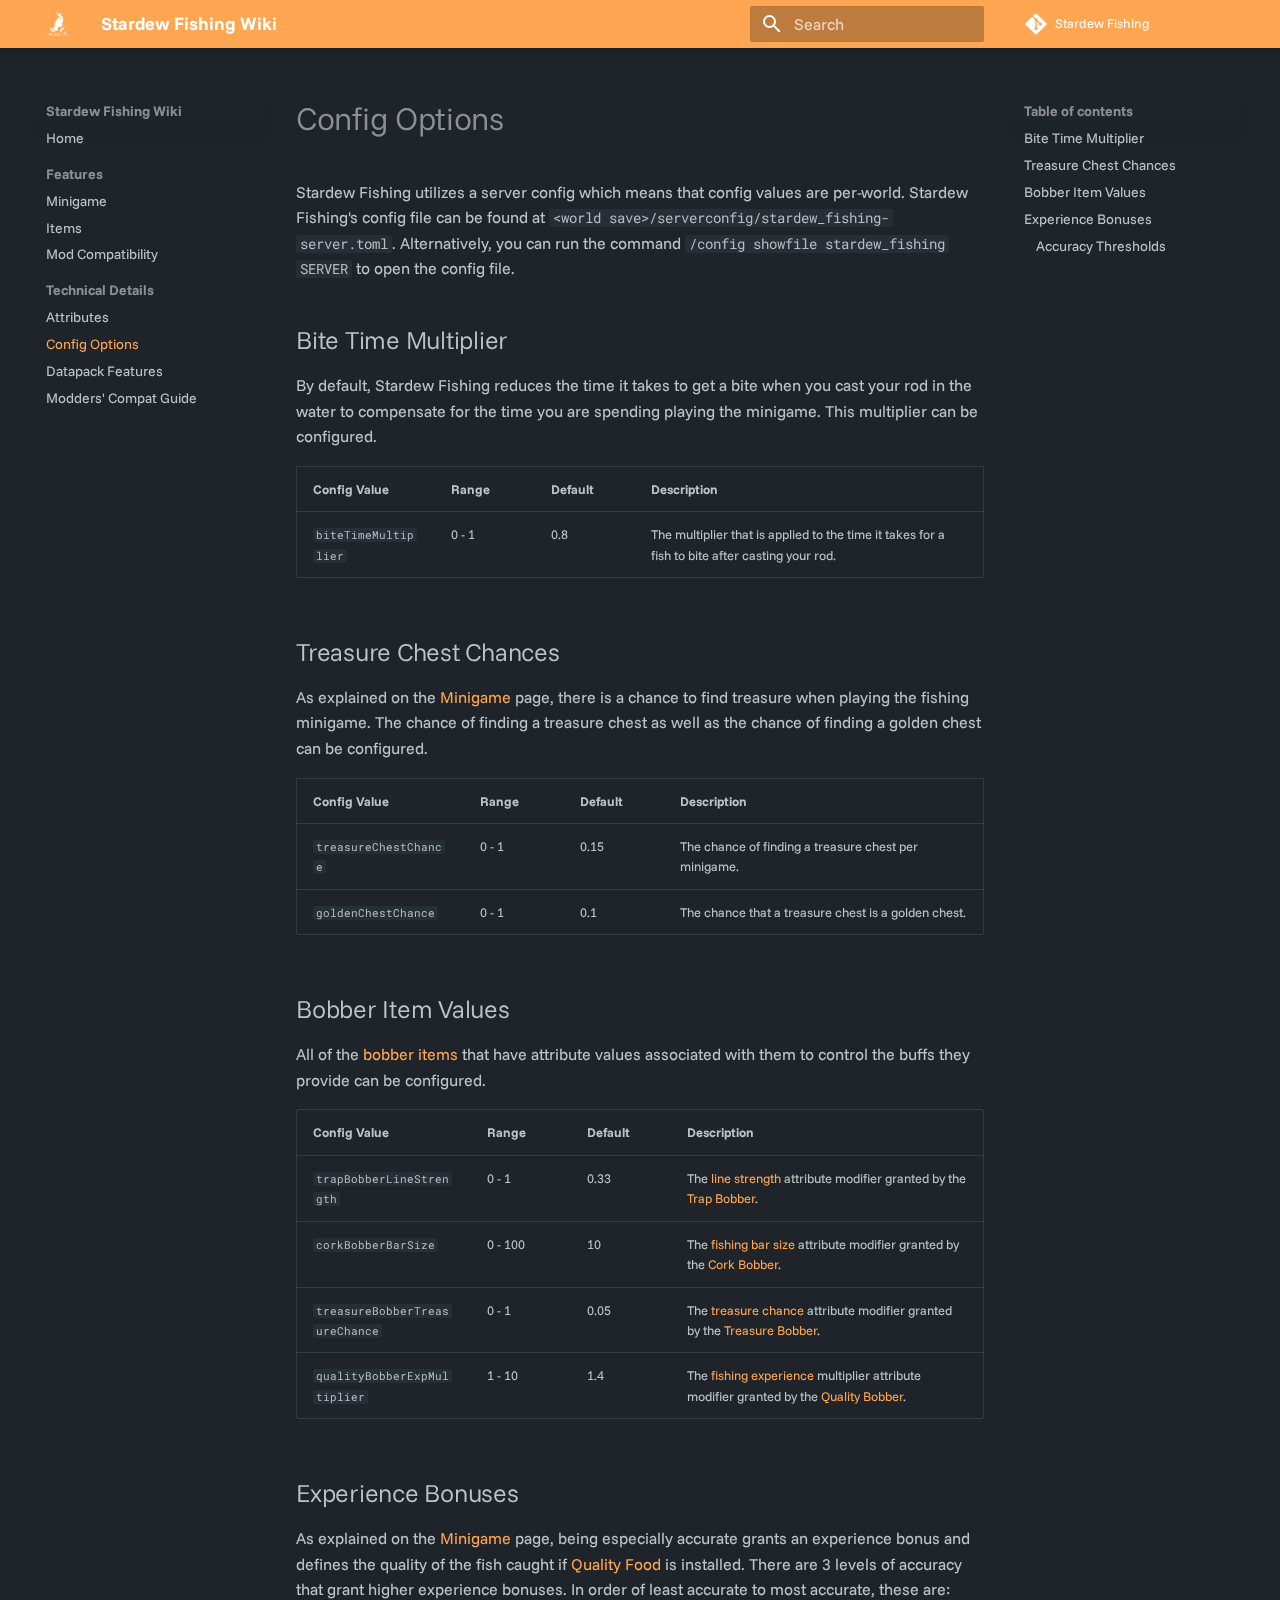
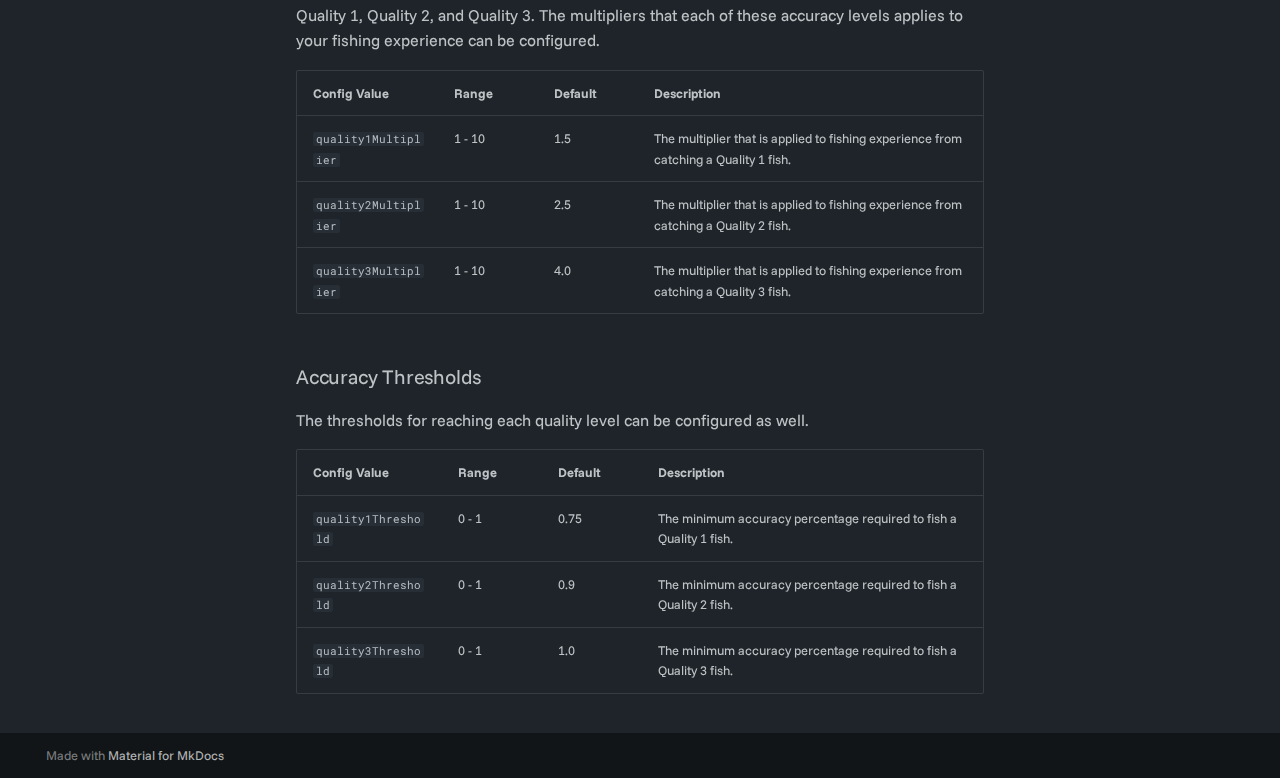
<file: technical/config/index.html>
<!doctype html>
<html lang="en" class="no-js">
  <head>
    
      <meta charset="utf-8">
      <meta name="viewport" content="width=device-width,initial-scale=1">
      
      
      
      
        <link rel="prev" href="../attributes/">
      
      
        <link rel="next" href="../datapacks/">
      
      
      <link rel="icon" href="../../assets/favicon.png">
      <meta name="generator" content="mkdocs-1.6.1, mkdocs-material-9.6.12">
    
    
      
        <title>Config Options - Stardew Fishing Wiki</title>
      
    
    
      <link rel="stylesheet" href="../../assets/stylesheets/main.2afb09e1.min.css">
      
        
        <link rel="stylesheet" href="../../assets/stylesheets/palette.06af60db.min.css">
      
      
  
  
    
    
  
  
  <style>:root{--md-admonition-icon--example:url('data:image/svg+xml;charset=utf-8,%3Csvg%20xmlns%3D%22http%3A//www.w3.org/2000/svg%22%20viewBox%3D%220%200%20512%20512%22%3E%3C%21--%21%20Font%20Awesome%20Free%206.7.2%20by%20%40fontawesome%20-%20https%3A//fontawesome.com%20License%20-%20https%3A//fontawesome.com/license/free%20%28Icons%3A%20CC%20BY%204.0%2C%20Fonts%3A%20SIL%20OFL%201.1%2C%20Code%3A%20MIT%20License%29%20Copyright%202024%20Fonticons%2C%20Inc.--%3E%3Cpath%20d%3D%22M495.9%20166.6c3.2%208.7.5%2018.4-6.4%2024.6l-43.3%2039.4c1.1%208.3%201.7%2016.8%201.7%2025.4s-.6%2017.1-1.7%2025.4l43.3%2039.4c6.9%206.2%209.6%2015.9%206.4%2024.6-4.4%2011.9-9.7%2023.3-15.8%2034.3l-4.7%208.1c-6.6%2011-14%2021.4-22.1%2031.2-5.9%207.2-15.7%209.6-24.5%206.8l-55.7-17.7c-13.4%2010.3-28.2%2018.9-44%2025.4l-12.5%2057.1c-2%209.1-9%2016.3-18.2%2017.8-13.8%202.3-28%203.5-42.5%203.5s-28.7-1.2-42.5-3.5c-9.2-1.5-16.2-8.7-18.2-17.8l-12.5-57.1c-15.8-6.5-30.6-15.1-44-25.4l-55.6%2017.8c-8.8%202.8-18.6.3-24.5-6.8-8.1-9.8-15.5-20.2-22.1-31.2l-4.7-8.1c-6.1-11-11.4-22.4-15.8-34.3-3.2-8.7-.5-18.4%206.4-24.6l43.3-39.4c-1.1-8.4-1.7-16.9-1.7-25.5s.6-17.1%201.7-25.4l-43.3-39.4c-6.9-6.2-9.6-15.9-6.4-24.6%204.4-11.9%209.7-23.3%2015.8-34.3l4.7-8.1c6.6-11%2014-21.4%2022.1-31.2%205.9-7.2%2015.7-9.6%2024.5-6.8l55.7%2017.7c13.4-10.3%2028.2-18.9%2044-25.4l12.5-57.1c2-9.1%209-16.3%2018.2-17.8C227.3%201.2%20241.5%200%20256%200s28.7%201.2%2042.5%203.5c9.2%201.5%2016.2%208.7%2018.2%2017.8l12.5%2057.1c15.8%206.5%2030.6%2015.1%2044%2025.4l55.7-17.7c8.8-2.8%2018.6-.3%2024.5%206.8%208.1%209.8%2015.5%2020.2%2022.1%2031.2l4.7%208.1c6.1%2011%2011.4%2022.4%2015.8%2034.3zM256%20336a80%2080%200%201%200%200-160%2080%2080%200%201%200%200%20160%22/%3E%3C/svg%3E');}</style>


  
  
  
  
  <style>:root{--md-annotation-icon:url('data:image/svg+xml;charset=utf-8,%3Csvg%20xmlns%3D%22http%3A//www.w3.org/2000/svg%22%20viewBox%3D%220%200%20512%20512%22%3E%3C%21--%21%20Font%20Awesome%20Free%206.7.2%20by%20%40fontawesome%20-%20https%3A//fontawesome.com%20License%20-%20https%3A//fontawesome.com/license/free%20%28Icons%3A%20CC%20BY%204.0%2C%20Fonts%3A%20SIL%20OFL%201.1%2C%20Code%3A%20MIT%20License%29%20Copyright%202024%20Fonticons%2C%20Inc.--%3E%3Cpath%20d%3D%22M495.9%20166.6c3.2%208.7.5%2018.4-6.4%2024.6l-43.3%2039.4c1.1%208.3%201.7%2016.8%201.7%2025.4s-.6%2017.1-1.7%2025.4l43.3%2039.4c6.9%206.2%209.6%2015.9%206.4%2024.6-4.4%2011.9-9.7%2023.3-15.8%2034.3l-4.7%208.1c-6.6%2011-14%2021.4-22.1%2031.2-5.9%207.2-15.7%209.6-24.5%206.8l-55.7-17.7c-13.4%2010.3-28.2%2018.9-44%2025.4l-12.5%2057.1c-2%209.1-9%2016.3-18.2%2017.8-13.8%202.3-28%203.5-42.5%203.5s-28.7-1.2-42.5-3.5c-9.2-1.5-16.2-8.7-18.2-17.8l-12.5-57.1c-15.8-6.5-30.6-15.1-44-25.4l-55.6%2017.8c-8.8%202.8-18.6.3-24.5-6.8-8.1-9.8-15.5-20.2-22.1-31.2l-4.7-8.1c-6.1-11-11.4-22.4-15.8-34.3-3.2-8.7-.5-18.4%206.4-24.6l43.3-39.4c-1.1-8.4-1.7-16.9-1.7-25.5s.6-17.1%201.7-25.4l-43.3-39.4c-6.9-6.2-9.6-15.9-6.4-24.6%204.4-11.9%209.7-23.3%2015.8-34.3l4.7-8.1c6.6-11%2014-21.4%2022.1-31.2%205.9-7.2%2015.7-9.6%2024.5-6.8l55.7%2017.7c13.4-10.3%2028.2-18.9%2044-25.4l12.5-57.1c2-9.1%209-16.3%2018.2-17.8C227.3%201.2%20241.5%200%20256%200s28.7%201.2%2042.5%203.5c9.2%201.5%2016.2%208.7%2018.2%2017.8l12.5%2057.1c15.8%206.5%2030.6%2015.1%2044%2025.4l55.7-17.7c8.8-2.8%2018.6-.3%2024.5%206.8%208.1%209.8%2015.5%2020.2%2022.1%2031.2l4.7%208.1c6.1%2011%2011.4%2022.4%2015.8%2034.3zM256%20336a80%2080%200%201%200%200-160%2080%2080%200%201%200%200%20160%22/%3E%3C/svg%3E');}</style>


    
    
      
    
    
      
        
        
        <link rel="preconnect" href="https://fonts.gstatic.com" crossorigin>
        <link rel="stylesheet" href="https://fonts.googleapis.com/css?family=Funnel+Sans:300,300i,400,400i,700,700i%7CRoboto+Mono:400,400i,700,700i&display=fallback">
        <style>:root{--md-text-font:"Funnel Sans";--md-code-font:"Roboto Mono"}</style>
      
    
    
      <link rel="stylesheet" href="../../stylesheets/extra.css">
    
    <script>__md_scope=new URL("../..",location),__md_hash=e=>[...e].reduce(((e,_)=>(e<<5)-e+_.charCodeAt(0)),0),__md_get=(e,_=localStorage,t=__md_scope)=>JSON.parse(_.getItem(t.pathname+"."+e)),__md_set=(e,_,t=localStorage,a=__md_scope)=>{try{t.setItem(a.pathname+"."+e,JSON.stringify(_))}catch(e){}}</script>
    
      

    
    
    
  </head>
  
  
    
    
      
    
    
    
    
    <body dir="ltr" data-md-color-scheme="slate" data-md-color-primary="custom" data-md-color-accent="custom">
  
    
    <input class="md-toggle" data-md-toggle="drawer" type="checkbox" id="__drawer" autocomplete="off">
    <input class="md-toggle" data-md-toggle="search" type="checkbox" id="__search" autocomplete="off">
    <label class="md-overlay" for="__drawer"></label>
    <div data-md-component="skip">
      
        
        <a href="#config-options" class="md-skip">
          Skip to content
        </a>
      
    </div>
    <div data-md-component="announce">
      
    </div>
    
    
      

  

<header class="md-header md-header--shadow" data-md-component="header">
  <nav class="md-header__inner md-grid" aria-label="Header">
    <a href="../.." title="Stardew Fishing Wiki" class="md-header__button md-logo" aria-label="Stardew Fishing Wiki" data-md-component="logo">
      
  <img src="../../assets/favicon.png" alt="logo">

    </a>
    <label class="md-header__button md-icon" for="__drawer">
      
      <svg xmlns="http://www.w3.org/2000/svg" viewBox="0 0 24 24"><path d="M3 6h18v2H3zm0 5h18v2H3zm0 5h18v2H3z"/></svg>
    </label>
    <div class="md-header__title" data-md-component="header-title">
      <div class="md-header__ellipsis">
        <div class="md-header__topic">
          <span class="md-ellipsis">
            Stardew Fishing Wiki
          </span>
        </div>
        <div class="md-header__topic" data-md-component="header-topic">
          <span class="md-ellipsis">
            
              Config Options
            
          </span>
        </div>
      </div>
    </div>
    
      
        <form class="md-header__option" data-md-component="palette">
  
    
    
    
    <input class="md-option" data-md-color-media="" data-md-color-scheme="slate" data-md-color-primary="custom" data-md-color-accent="custom"  aria-hidden="true"  type="radio" name="__palette" id="__palette_0">
    
  
</form>
      
    
    
      <script>var palette=__md_get("__palette");if(palette&&palette.color){if("(prefers-color-scheme)"===palette.color.media){var media=matchMedia("(prefers-color-scheme: light)"),input=document.querySelector(media.matches?"[data-md-color-media='(prefers-color-scheme: light)']":"[data-md-color-media='(prefers-color-scheme: dark)']");palette.color.media=input.getAttribute("data-md-color-media"),palette.color.scheme=input.getAttribute("data-md-color-scheme"),palette.color.primary=input.getAttribute("data-md-color-primary"),palette.color.accent=input.getAttribute("data-md-color-accent")}for(var[key,value]of Object.entries(palette.color))document.body.setAttribute("data-md-color-"+key,value)}</script>
    
    
    
      
      
        <label class="md-header__button md-icon" for="__search">
          
          <svg xmlns="http://www.w3.org/2000/svg" viewBox="0 0 24 24"><path d="M9.5 3A6.5 6.5 0 0 1 16 9.5c0 1.61-.59 3.09-1.56 4.23l.27.27h.79l5 5-1.5 1.5-5-5v-.79l-.27-.27A6.52 6.52 0 0 1 9.5 16 6.5 6.5 0 0 1 3 9.5 6.5 6.5 0 0 1 9.5 3m0 2C7 5 5 7 5 9.5S7 14 9.5 14 14 12 14 9.5 12 5 9.5 5"/></svg>
        </label>
        <div class="md-search" data-md-component="search" role="dialog">
  <label class="md-search__overlay" for="__search"></label>
  <div class="md-search__inner" role="search">
    <form class="md-search__form" name="search">
      <input type="text" class="md-search__input" name="query" aria-label="Search" placeholder="Search" autocapitalize="off" autocorrect="off" autocomplete="off" spellcheck="false" data-md-component="search-query" required>
      <label class="md-search__icon md-icon" for="__search">
        
        <svg xmlns="http://www.w3.org/2000/svg" viewBox="0 0 24 24"><path d="M9.5 3A6.5 6.5 0 0 1 16 9.5c0 1.61-.59 3.09-1.56 4.23l.27.27h.79l5 5-1.5 1.5-5-5v-.79l-.27-.27A6.52 6.52 0 0 1 9.5 16 6.5 6.5 0 0 1 3 9.5 6.5 6.5 0 0 1 9.5 3m0 2C7 5 5 7 5 9.5S7 14 9.5 14 14 12 14 9.5 12 5 9.5 5"/></svg>
        
        <svg xmlns="http://www.w3.org/2000/svg" viewBox="0 0 24 24"><path d="M20 11v2H8l5.5 5.5-1.42 1.42L4.16 12l7.92-7.92L13.5 5.5 8 11z"/></svg>
      </label>
      <nav class="md-search__options" aria-label="Search">
        
        <button type="reset" class="md-search__icon md-icon" title="Clear" aria-label="Clear" tabindex="-1">
          
          <svg xmlns="http://www.w3.org/2000/svg" viewBox="0 0 24 24"><path d="M19 6.41 17.59 5 12 10.59 6.41 5 5 6.41 10.59 12 5 17.59 6.41 19 12 13.41 17.59 19 19 17.59 13.41 12z"/></svg>
        </button>
      </nav>
      
    </form>
    <div class="md-search__output">
      <div class="md-search__scrollwrap" tabindex="0" data-md-scrollfix>
        <div class="md-search-result" data-md-component="search-result">
          <div class="md-search-result__meta">
            Initializing search
          </div>
          <ol class="md-search-result__list" role="presentation"></ol>
        </div>
      </div>
    </div>
  </div>
</div>
      
    
    
      <div class="md-header__source">
        <a href="https://github.com/BrownBear85/stardewfishing" title="Go to repository" class="md-source" data-md-component="source">
  <div class="md-source__icon md-icon">
    
    <svg xmlns="http://www.w3.org/2000/svg" viewBox="0 0 448 512"><!--! Font Awesome Free 6.7.2 by @fontawesome - https://fontawesome.com License - https://fontawesome.com/license/free (Icons: CC BY 4.0, Fonts: SIL OFL 1.1, Code: MIT License) Copyright 2024 Fonticons, Inc.--><path d="M439.55 236.05 244 40.45a28.87 28.87 0 0 0-40.81 0l-40.66 40.63 51.52 51.52c27.06-9.14 52.68 16.77 43.39 43.68l49.66 49.66c34.23-11.8 61.18 31 35.47 56.69-26.49 26.49-70.21-2.87-56-37.34L240.22 199v121.85c25.3 12.54 22.26 41.85 9.08 55a34.34 34.34 0 0 1-48.55 0c-17.57-17.6-11.07-46.91 11.25-56v-123c-20.8-8.51-24.6-30.74-18.64-45L142.57 101 8.45 235.14a28.86 28.86 0 0 0 0 40.81l195.61 195.6a28.86 28.86 0 0 0 40.8 0l194.69-194.69a28.86 28.86 0 0 0 0-40.81"/></svg>
  </div>
  <div class="md-source__repository">
    Stardew Fishing
  </div>
</a>
      </div>
    
  </nav>
  
</header>
    
    <div class="md-container" data-md-component="container">
      
      
        
          
        
      
      <main class="md-main" data-md-component="main">
        <div class="md-main__inner md-grid">
          
            
              
              <div class="md-sidebar md-sidebar--primary" data-md-component="sidebar" data-md-type="navigation" >
                <div class="md-sidebar__scrollwrap">
                  <div class="md-sidebar__inner">
                    



<nav class="md-nav md-nav--primary" aria-label="Navigation" data-md-level="0">
  <label class="md-nav__title" for="__drawer">
    <a href="../.." title="Stardew Fishing Wiki" class="md-nav__button md-logo" aria-label="Stardew Fishing Wiki" data-md-component="logo">
      
  <img src="../../assets/favicon.png" alt="logo">

    </a>
    Stardew Fishing Wiki
  </label>
  
    <div class="md-nav__source">
      <a href="https://github.com/BrownBear85/stardewfishing" title="Go to repository" class="md-source" data-md-component="source">
  <div class="md-source__icon md-icon">
    
    <svg xmlns="http://www.w3.org/2000/svg" viewBox="0 0 448 512"><!--! Font Awesome Free 6.7.2 by @fontawesome - https://fontawesome.com License - https://fontawesome.com/license/free (Icons: CC BY 4.0, Fonts: SIL OFL 1.1, Code: MIT License) Copyright 2024 Fonticons, Inc.--><path d="M439.55 236.05 244 40.45a28.87 28.87 0 0 0-40.81 0l-40.66 40.63 51.52 51.52c27.06-9.14 52.68 16.77 43.39 43.68l49.66 49.66c34.23-11.8 61.18 31 35.47 56.69-26.49 26.49-70.21-2.87-56-37.34L240.22 199v121.85c25.3 12.54 22.26 41.85 9.08 55a34.34 34.34 0 0 1-48.55 0c-17.57-17.6-11.07-46.91 11.25-56v-123c-20.8-8.51-24.6-30.74-18.64-45L142.57 101 8.45 235.14a28.86 28.86 0 0 0 0 40.81l195.61 195.6a28.86 28.86 0 0 0 40.8 0l194.69-194.69a28.86 28.86 0 0 0 0-40.81"/></svg>
  </div>
  <div class="md-source__repository">
    Stardew Fishing
  </div>
</a>
    </div>
  
  <ul class="md-nav__list" data-md-scrollfix>
    
      
      
  
  
  
  
    <li class="md-nav__item">
      <a href="../.." class="md-nav__link">
        
  
  
  <span class="md-ellipsis">
    Home
    
  </span>
  

      </a>
    </li>
  

    
      
      
  
  
  
  
    
    
    
    
      
        
        
      
    
    
    <li class="md-nav__item md-nav__item--section md-nav__item--nested">
      
        
        
        <input class="md-nav__toggle md-toggle " type="checkbox" id="__nav_2" >
        
          
          <label class="md-nav__link" for="__nav_2" id="__nav_2_label" tabindex="">
            
  
  
  <span class="md-ellipsis">
    Features
    
  </span>
  

            <span class="md-nav__icon md-icon"></span>
          </label>
        
        <nav class="md-nav" data-md-level="1" aria-labelledby="__nav_2_label" aria-expanded="false">
          <label class="md-nav__title" for="__nav_2">
            <span class="md-nav__icon md-icon"></span>
            Features
          </label>
          <ul class="md-nav__list" data-md-scrollfix>
            
              
                
  
  
  
  
    <li class="md-nav__item">
      <a href="../../features/minigame/" class="md-nav__link">
        
  
  
  <span class="md-ellipsis">
    Minigame
    
  </span>
  

      </a>
    </li>
  

              
            
              
                
  
  
  
  
    <li class="md-nav__item">
      <a href="../../features/items/" class="md-nav__link">
        
  
  
  <span class="md-ellipsis">
    Items
    
  </span>
  

      </a>
    </li>
  

              
            
              
                
  
  
  
  
    <li class="md-nav__item">
      <a href="../../features/compat/" class="md-nav__link">
        
  
  
  <span class="md-ellipsis">
    Mod Compatibility
    
  </span>
  

      </a>
    </li>
  

              
            
          </ul>
        </nav>
      
    </li>
  

    
      
      
  
  
    
  
  
  
    
    
    
    
      
        
        
      
    
    
    <li class="md-nav__item md-nav__item--active md-nav__item--section md-nav__item--nested">
      
        
        
        <input class="md-nav__toggle md-toggle " type="checkbox" id="__nav_3" checked>
        
          
          <label class="md-nav__link" for="__nav_3" id="__nav_3_label" tabindex="">
            
  
  
  <span class="md-ellipsis">
    Technical Details
    
  </span>
  

            <span class="md-nav__icon md-icon"></span>
          </label>
        
        <nav class="md-nav" data-md-level="1" aria-labelledby="__nav_3_label" aria-expanded="true">
          <label class="md-nav__title" for="__nav_3">
            <span class="md-nav__icon md-icon"></span>
            Technical Details
          </label>
          <ul class="md-nav__list" data-md-scrollfix>
            
              
                
  
  
  
  
    <li class="md-nav__item">
      <a href="../attributes/" class="md-nav__link">
        
  
  
  <span class="md-ellipsis">
    Attributes
    
  </span>
  

      </a>
    </li>
  

              
            
              
                
  
  
    
  
  
  
    <li class="md-nav__item md-nav__item--active">
      
      <input class="md-nav__toggle md-toggle" type="checkbox" id="__toc">
      
      
        
      
      
        <label class="md-nav__link md-nav__link--active" for="__toc">
          
  
  
  <span class="md-ellipsis">
    Config Options
    
  </span>
  

          <span class="md-nav__icon md-icon"></span>
        </label>
      
      <a href="./" class="md-nav__link md-nav__link--active">
        
  
  
  <span class="md-ellipsis">
    Config Options
    
  </span>
  

      </a>
      
        

<nav class="md-nav md-nav--secondary" aria-label="Table of contents">
  
  
  
    
  
  
    <label class="md-nav__title" for="__toc">
      <span class="md-nav__icon md-icon"></span>
      Table of contents
    </label>
    <ul class="md-nav__list" data-md-component="toc" data-md-scrollfix>
      
        <li class="md-nav__item">
  <a href="#bite-time-multiplier" class="md-nav__link">
    <span class="md-ellipsis">
      Bite Time Multiplier
    </span>
  </a>
  
</li>
      
        <li class="md-nav__item">
  <a href="#treasure-chest-chances" class="md-nav__link">
    <span class="md-ellipsis">
      Treasure Chest Chances
    </span>
  </a>
  
</li>
      
        <li class="md-nav__item">
  <a href="#bobber-item-values" class="md-nav__link">
    <span class="md-ellipsis">
      Bobber Item Values
    </span>
  </a>
  
</li>
      
        <li class="md-nav__item">
  <a href="#experience-bonuses" class="md-nav__link">
    <span class="md-ellipsis">
      Experience Bonuses
    </span>
  </a>
  
    <nav class="md-nav" aria-label="Experience Bonuses">
      <ul class="md-nav__list">
        
          <li class="md-nav__item">
  <a href="#accuracy-thresholds" class="md-nav__link">
    <span class="md-ellipsis">
      Accuracy Thresholds
    </span>
  </a>
  
</li>
        
      </ul>
    </nav>
  
</li>
      
    </ul>
  
</nav>
      
    </li>
  

              
            
              
                
  
  
  
  
    <li class="md-nav__item">
      <a href="../datapacks/" class="md-nav__link">
        
  
  
  <span class="md-ellipsis">
    Datapack Features
    
  </span>
  

      </a>
    </li>
  

              
            
              
                
  
  
  
  
    <li class="md-nav__item">
      <a href="../compat-guide/" class="md-nav__link">
        
  
  
  <span class="md-ellipsis">
    Modders' Compat Guide
    
  </span>
  

      </a>
    </li>
  

              
            
          </ul>
        </nav>
      
    </li>
  

    
  </ul>
</nav>
                  </div>
                </div>
              </div>
            
            
              
              <div class="md-sidebar md-sidebar--secondary" data-md-component="sidebar" data-md-type="toc" >
                <div class="md-sidebar__scrollwrap">
                  <div class="md-sidebar__inner">
                    

<nav class="md-nav md-nav--secondary" aria-label="Table of contents">
  
  
  
    
  
  
    <label class="md-nav__title" for="__toc">
      <span class="md-nav__icon md-icon"></span>
      Table of contents
    </label>
    <ul class="md-nav__list" data-md-component="toc" data-md-scrollfix>
      
        <li class="md-nav__item">
  <a href="#bite-time-multiplier" class="md-nav__link">
    <span class="md-ellipsis">
      Bite Time Multiplier
    </span>
  </a>
  
</li>
      
        <li class="md-nav__item">
  <a href="#treasure-chest-chances" class="md-nav__link">
    <span class="md-ellipsis">
      Treasure Chest Chances
    </span>
  </a>
  
</li>
      
        <li class="md-nav__item">
  <a href="#bobber-item-values" class="md-nav__link">
    <span class="md-ellipsis">
      Bobber Item Values
    </span>
  </a>
  
</li>
      
        <li class="md-nav__item">
  <a href="#experience-bonuses" class="md-nav__link">
    <span class="md-ellipsis">
      Experience Bonuses
    </span>
  </a>
  
    <nav class="md-nav" aria-label="Experience Bonuses">
      <ul class="md-nav__list">
        
          <li class="md-nav__item">
  <a href="#accuracy-thresholds" class="md-nav__link">
    <span class="md-ellipsis">
      Accuracy Thresholds
    </span>
  </a>
  
</li>
        
      </ul>
    </nav>
  
</li>
      
    </ul>
  
</nav>
                  </div>
                </div>
              </div>
            
          
          
            <div class="md-content" data-md-component="content">
              <article class="md-content__inner md-typeset">
                
                  


  
  


<h1 id="config-options">Config Options</h1>
<p>Stardew Fishing utilizes a server config which means that config values are per-world. Stardew Fishing's config file can be found at <code>&lt;world save&gt;/serverconfig/stardew_fishing-server.toml</code>. Alternatively, you can run the command <code>/config showfile stardew_fishing SERVER</code> to open the config file.</p>
<h2 id="bite-time-multiplier">Bite Time Multiplier</h2>
<p>By default, Stardew Fishing reduces the time it takes to get a bite when you cast your rod in the water to compensate for the time you are spending playing the minigame. This multiplier can be configured.</p>
<table>
<thead>
<tr>
<th>Config Value</th>
<th>Range</th>
<th>Default</th>
<th>Description</th>
</tr>
</thead>
<tbody>
<tr>
<td><code class="noWrap">biteTimeMultiplier</code></td>
<td>0 - 1</td>
<td>0.8</td>
<td>The multiplier that is applied to the time it takes for a fish to bite after casting your rod.</td>
</tr>
</tbody>
</table>
<h2 id="treasure-chest-chances">Treasure Chest Chances</h2>
<p>As explained on the <a href="../../features/minigame/#accuracy-matters">Minigame</a> page, there is a chance to find treasure when playing the fishing minigame. The chance of finding a treasure chest as well as the chance of finding a golden chest can be configured.</p>
<table>
<thead>
<tr>
<th>Config Value</th>
<th>Range</th>
<th>Default</th>
<th>Description</th>
</tr>
</thead>
<tbody>
<tr>
<td><code class="noWrap">treasureChestChance</code></td>
<td>0 - 1</td>
<td>0.15</td>
<td>The chance of finding a treasure chest per minigame.</td>
</tr>
<tr>
<td><code>goldenChestChance</code></td>
<td>0 - 1</td>
<td>0.1</td>
<td>The chance that a treasure chest is a golden chest.</td>
</tr>
</tbody>
</table>
<h2 id="bobber-item-values">Bobber Item Values</h2>
<p>All of the <a href="../../features/items/#bobber-items">bobber items</a> that have attribute values associated with them to control the buffs they provide can be configured.</p>
<table>
<thead>
<tr>
<th>Config Value</th>
<th>Range</th>
<th>Default</th>
<th>Description</th>
</tr>
</thead>
<tbody>
<tr>
<td><code>trapBobberLineStrength</code></td>
<td>0 - 1</td>
<td>0.33</td>
<td>The <a href="../attributes/#fishing-line-strength">line strength</a> attribute modifier granted by the <a href="../../features/items/#trap-bobber">Trap Bobber</a>.</td>
</tr>
<tr>
<td><code>corkBobberBarSize</code></td>
<td>0 - 100</td>
<td>10</td>
<td>The <a href="../attributes/#fishing-bar-size">fishing bar size</a> attribute modifier granted by the <a href="../../features/items/#cork-bobber">Cork Bobber</a>.</td>
</tr>
<tr>
<td><code class="noWrap">treasureBobberTreasureChance</code></td>
<td>0 - 1</td>
<td>0.05</td>
<td>The <a href="../attributes/#chance-to-find-treasure">treasure chance</a> attribute modifier granted by the <a href="../../features/items/#treasure-bobber">Treasure Bobber</a>.</td>
</tr>
<tr>
<td><code>qualityBobberExpMultiplier</code></td>
<td>1 - 10</td>
<td>1.4</td>
<td>The <a href="../attributes/#experience-from-fishing">fishing experience</a> multiplier attribute modifier granted by the <a href="../../features/items/#quality-bobber">Quality Bobber</a>.</td>
</tr>
</tbody>
</table>
<h2 id="experience-bonuses">Experience Bonuses</h2>
<p>As explained on the <a href="../../features/minigame/#accuracy-matters">Minigame</a> page, being especially accurate grants an experience bonus and defines the quality of the fish caught if <a href="https://www.curseforge.com/minecraft/mc-mods/quality-food">Quality Food</a> is installed. There are 3 levels of accuracy that grant higher experience bonuses. In order of least accurate to most accurate, these are: Quality 1, Quality 2, and Quality 3. The multipliers that each of these accuracy levels applies to your fishing experience can be configured.</p>
<table>
<thead>
<tr>
<th>Config Value</th>
<th>Range</th>
<th>Default</th>
<th>Description</th>
</tr>
</thead>
<tbody>
<tr>
<td><code class="noWrap">quality1Multiplier</code></td>
<td>1 - 10</td>
<td>1.5</td>
<td>The multiplier that is applied to fishing experience from catching a Quality 1 fish.</td>
</tr>
<tr>
<td><code>quality2Multiplier</code></td>
<td>1 - 10</td>
<td>2.5</td>
<td>The multiplier that is applied to fishing experience from catching a Quality 2 fish.</td>
</tr>
<tr>
<td><code>quality3Multiplier</code></td>
<td>1 - 10</td>
<td>4.0</td>
<td>The multiplier that is applied to fishing experience from catching a Quality 3 fish.</td>
</tr>
</tbody>
</table>
<h3 id="accuracy-thresholds">Accuracy Thresholds</h3>
<p>The thresholds for reaching each quality level can be configured as well.</p>
<table>
<thead>
<tr>
<th>Config Value</th>
<th>Range</th>
<th>Default</th>
<th>Description</th>
</tr>
</thead>
<tbody>
<tr>
<td><code class="noWrap">quality1Threshold</code></td>
<td>0 - 1</td>
<td>0.75</td>
<td>The minimum accuracy percentage required to fish a Quality 1 fish.</td>
</tr>
<tr>
<td><code>quality2Threshold</code></td>
<td>0 - 1</td>
<td>0.9</td>
<td>The minimum accuracy percentage required to fish a Quality 2 fish.</td>
</tr>
<tr>
<td><code>quality3Threshold</code></td>
<td>0 - 1</td>
<td>1.0</td>
<td>The minimum accuracy percentage required to fish a Quality 3 fish.</td>
</tr>
</tbody>
</table>












                
              </article>
            </div>
          
          
<script>var target=document.getElementById(location.hash.slice(1));target&&target.name&&(target.checked=target.name.startsWith("__tabbed_"))</script>
        </div>
        
      </main>
      
        <footer class="md-footer">
  
  <div class="md-footer-meta md-typeset">
    <div class="md-footer-meta__inner md-grid">
      <div class="md-copyright">
  
  
    Made with
    <a href="https://squidfunk.github.io/mkdocs-material/" target="_blank" rel="noopener">
      Material for MkDocs
    </a>
  
</div>
      
    </div>
  </div>
</footer>
      
    </div>
    <div class="md-dialog" data-md-component="dialog">
      <div class="md-dialog__inner md-typeset"></div>
    </div>
    
    
    
      
      <script id="__config" type="application/json">{"base": "../..", "features": ["navigation.sections", "content.code.copy"], "search": "../../assets/javascripts/workers/search.f8cc74c7.min.js", "tags": null, "translations": {"clipboard.copied": "Copied to clipboard", "clipboard.copy": "Copy to clipboard", "search.result.more.one": "1 more on this page", "search.result.more.other": "# more on this page", "search.result.none": "No matching documents", "search.result.one": "1 matching document", "search.result.other": "# matching documents", "search.result.placeholder": "Type to start searching", "search.result.term.missing": "Missing", "select.version": "Select version"}, "version": null}</script>
    
    
      <script src="../../assets/javascripts/bundle.c8b220af.min.js"></script>
      
    
  </body>
</html>
</file>
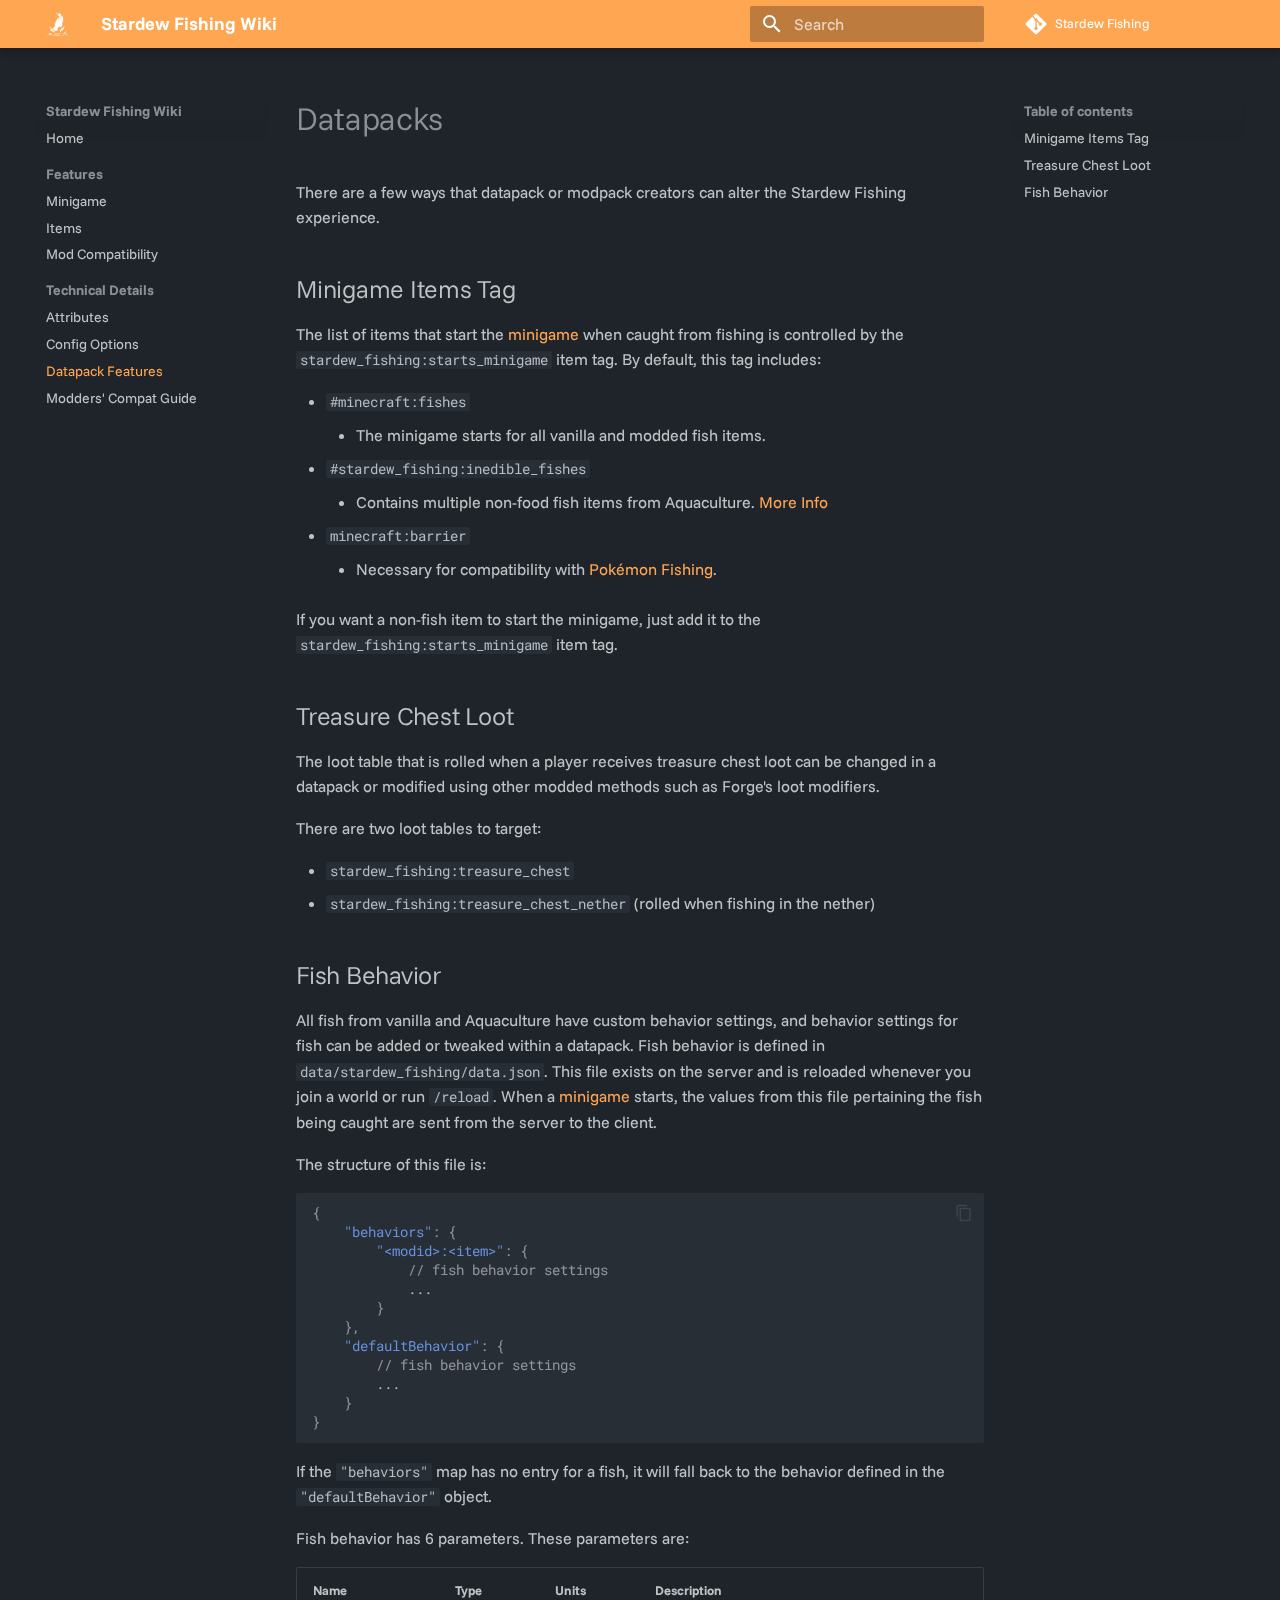
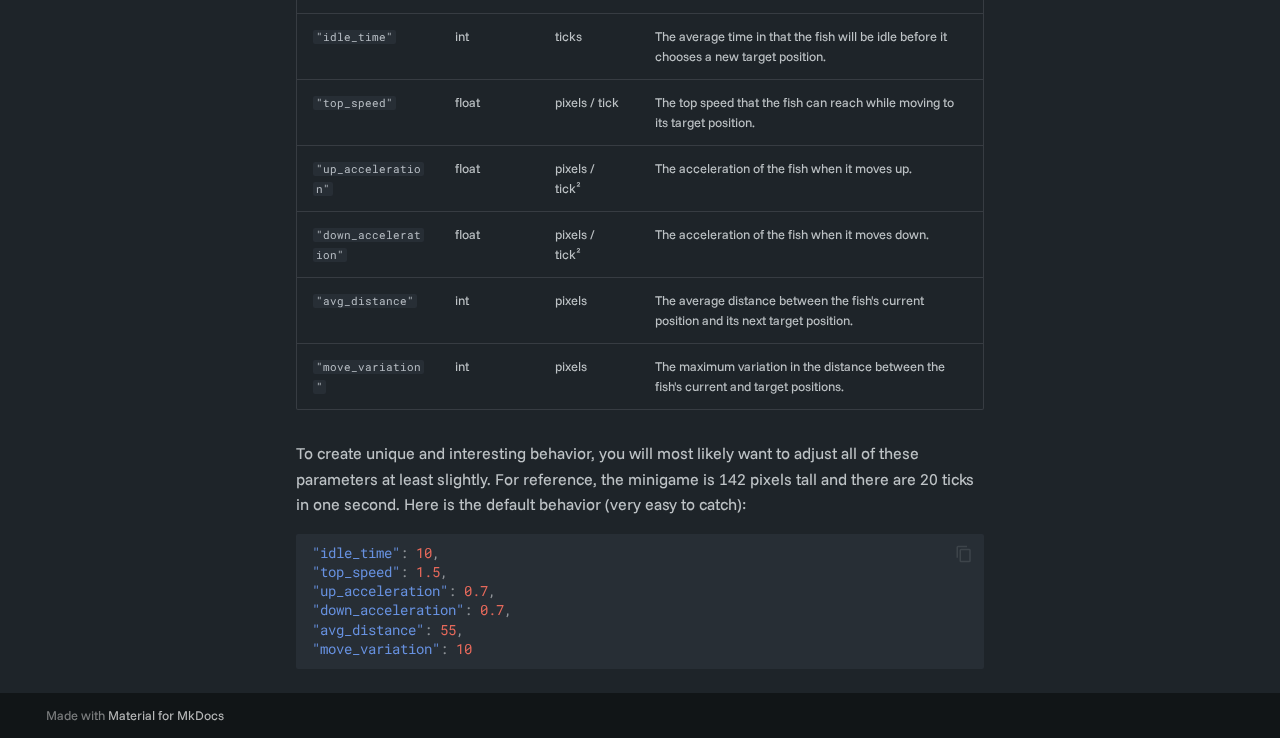
<file: technical/datapacks/index.html>
<!doctype html>
<html lang="en" class="no-js">
  <head>
    
      <meta charset="utf-8">
      <meta name="viewport" content="width=device-width,initial-scale=1">
      
      
      
      
        <link rel="prev" href="../config/">
      
      
        <link rel="next" href="../compat-guide/">
      
      
      <link rel="icon" href="../../assets/favicon.png">
      <meta name="generator" content="mkdocs-1.6.1, mkdocs-material-9.6.12">
    
    
      
        <title>Datapack Features - Stardew Fishing Wiki</title>
      
    
    
      <link rel="stylesheet" href="../../assets/stylesheets/main.2afb09e1.min.css">
      
        
        <link rel="stylesheet" href="../../assets/stylesheets/palette.06af60db.min.css">
      
      
  
  
    
    
  
  
  <style>:root{--md-admonition-icon--example:url('data:image/svg+xml;charset=utf-8,%3Csvg%20xmlns%3D%22http%3A//www.w3.org/2000/svg%22%20viewBox%3D%220%200%20512%20512%22%3E%3C%21--%21%20Font%20Awesome%20Free%206.7.2%20by%20%40fontawesome%20-%20https%3A//fontawesome.com%20License%20-%20https%3A//fontawesome.com/license/free%20%28Icons%3A%20CC%20BY%204.0%2C%20Fonts%3A%20SIL%20OFL%201.1%2C%20Code%3A%20MIT%20License%29%20Copyright%202024%20Fonticons%2C%20Inc.--%3E%3Cpath%20d%3D%22M495.9%20166.6c3.2%208.7.5%2018.4-6.4%2024.6l-43.3%2039.4c1.1%208.3%201.7%2016.8%201.7%2025.4s-.6%2017.1-1.7%2025.4l43.3%2039.4c6.9%206.2%209.6%2015.9%206.4%2024.6-4.4%2011.9-9.7%2023.3-15.8%2034.3l-4.7%208.1c-6.6%2011-14%2021.4-22.1%2031.2-5.9%207.2-15.7%209.6-24.5%206.8l-55.7-17.7c-13.4%2010.3-28.2%2018.9-44%2025.4l-12.5%2057.1c-2%209.1-9%2016.3-18.2%2017.8-13.8%202.3-28%203.5-42.5%203.5s-28.7-1.2-42.5-3.5c-9.2-1.5-16.2-8.7-18.2-17.8l-12.5-57.1c-15.8-6.5-30.6-15.1-44-25.4l-55.6%2017.8c-8.8%202.8-18.6.3-24.5-6.8-8.1-9.8-15.5-20.2-22.1-31.2l-4.7-8.1c-6.1-11-11.4-22.4-15.8-34.3-3.2-8.7-.5-18.4%206.4-24.6l43.3-39.4c-1.1-8.4-1.7-16.9-1.7-25.5s.6-17.1%201.7-25.4l-43.3-39.4c-6.9-6.2-9.6-15.9-6.4-24.6%204.4-11.9%209.7-23.3%2015.8-34.3l4.7-8.1c6.6-11%2014-21.4%2022.1-31.2%205.9-7.2%2015.7-9.6%2024.5-6.8l55.7%2017.7c13.4-10.3%2028.2-18.9%2044-25.4l12.5-57.1c2-9.1%209-16.3%2018.2-17.8C227.3%201.2%20241.5%200%20256%200s28.7%201.2%2042.5%203.5c9.2%201.5%2016.2%208.7%2018.2%2017.8l12.5%2057.1c15.8%206.5%2030.6%2015.1%2044%2025.4l55.7-17.7c8.8-2.8%2018.6-.3%2024.5%206.8%208.1%209.8%2015.5%2020.2%2022.1%2031.2l4.7%208.1c6.1%2011%2011.4%2022.4%2015.8%2034.3zM256%20336a80%2080%200%201%200%200-160%2080%2080%200%201%200%200%20160%22/%3E%3C/svg%3E');}</style>


  
  
  
  
  <style>:root{--md-annotation-icon:url('data:image/svg+xml;charset=utf-8,%3Csvg%20xmlns%3D%22http%3A//www.w3.org/2000/svg%22%20viewBox%3D%220%200%20512%20512%22%3E%3C%21--%21%20Font%20Awesome%20Free%206.7.2%20by%20%40fontawesome%20-%20https%3A//fontawesome.com%20License%20-%20https%3A//fontawesome.com/license/free%20%28Icons%3A%20CC%20BY%204.0%2C%20Fonts%3A%20SIL%20OFL%201.1%2C%20Code%3A%20MIT%20License%29%20Copyright%202024%20Fonticons%2C%20Inc.--%3E%3Cpath%20d%3D%22M495.9%20166.6c3.2%208.7.5%2018.4-6.4%2024.6l-43.3%2039.4c1.1%208.3%201.7%2016.8%201.7%2025.4s-.6%2017.1-1.7%2025.4l43.3%2039.4c6.9%206.2%209.6%2015.9%206.4%2024.6-4.4%2011.9-9.7%2023.3-15.8%2034.3l-4.7%208.1c-6.6%2011-14%2021.4-22.1%2031.2-5.9%207.2-15.7%209.6-24.5%206.8l-55.7-17.7c-13.4%2010.3-28.2%2018.9-44%2025.4l-12.5%2057.1c-2%209.1-9%2016.3-18.2%2017.8-13.8%202.3-28%203.5-42.5%203.5s-28.7-1.2-42.5-3.5c-9.2-1.5-16.2-8.7-18.2-17.8l-12.5-57.1c-15.8-6.5-30.6-15.1-44-25.4l-55.6%2017.8c-8.8%202.8-18.6.3-24.5-6.8-8.1-9.8-15.5-20.2-22.1-31.2l-4.7-8.1c-6.1-11-11.4-22.4-15.8-34.3-3.2-8.7-.5-18.4%206.4-24.6l43.3-39.4c-1.1-8.4-1.7-16.9-1.7-25.5s.6-17.1%201.7-25.4l-43.3-39.4c-6.9-6.2-9.6-15.9-6.4-24.6%204.4-11.9%209.7-23.3%2015.8-34.3l4.7-8.1c6.6-11%2014-21.4%2022.1-31.2%205.9-7.2%2015.7-9.6%2024.5-6.8l55.7%2017.7c13.4-10.3%2028.2-18.9%2044-25.4l12.5-57.1c2-9.1%209-16.3%2018.2-17.8C227.3%201.2%20241.5%200%20256%200s28.7%201.2%2042.5%203.5c9.2%201.5%2016.2%208.7%2018.2%2017.8l12.5%2057.1c15.8%206.5%2030.6%2015.1%2044%2025.4l55.7-17.7c8.8-2.8%2018.6-.3%2024.5%206.8%208.1%209.8%2015.5%2020.2%2022.1%2031.2l4.7%208.1c6.1%2011%2011.4%2022.4%2015.8%2034.3zM256%20336a80%2080%200%201%200%200-160%2080%2080%200%201%200%200%20160%22/%3E%3C/svg%3E');}</style>


    
    
      
    
    
      
        
        
        <link rel="preconnect" href="https://fonts.gstatic.com" crossorigin>
        <link rel="stylesheet" href="https://fonts.googleapis.com/css?family=Funnel+Sans:300,300i,400,400i,700,700i%7CRoboto+Mono:400,400i,700,700i&display=fallback">
        <style>:root{--md-text-font:"Funnel Sans";--md-code-font:"Roboto Mono"}</style>
      
    
    
      <link rel="stylesheet" href="../../stylesheets/extra.css">
    
    <script>__md_scope=new URL("../..",location),__md_hash=e=>[...e].reduce(((e,_)=>(e<<5)-e+_.charCodeAt(0)),0),__md_get=(e,_=localStorage,t=__md_scope)=>JSON.parse(_.getItem(t.pathname+"."+e)),__md_set=(e,_,t=localStorage,a=__md_scope)=>{try{t.setItem(a.pathname+"."+e,JSON.stringify(_))}catch(e){}}</script>
    
      

    
    
    
  </head>
  
  
    
    
      
    
    
    
    
    <body dir="ltr" data-md-color-scheme="slate" data-md-color-primary="custom" data-md-color-accent="custom">
  
    
    <input class="md-toggle" data-md-toggle="drawer" type="checkbox" id="__drawer" autocomplete="off">
    <input class="md-toggle" data-md-toggle="search" type="checkbox" id="__search" autocomplete="off">
    <label class="md-overlay" for="__drawer"></label>
    <div data-md-component="skip">
      
        
        <a href="#datapacks" class="md-skip">
          Skip to content
        </a>
      
    </div>
    <div data-md-component="announce">
      
    </div>
    
    
      

  

<header class="md-header md-header--shadow" data-md-component="header">
  <nav class="md-header__inner md-grid" aria-label="Header">
    <a href="../.." title="Stardew Fishing Wiki" class="md-header__button md-logo" aria-label="Stardew Fishing Wiki" data-md-component="logo">
      
  <img src="../../assets/favicon.png" alt="logo">

    </a>
    <label class="md-header__button md-icon" for="__drawer">
      
      <svg xmlns="http://www.w3.org/2000/svg" viewBox="0 0 24 24"><path d="M3 6h18v2H3zm0 5h18v2H3zm0 5h18v2H3z"/></svg>
    </label>
    <div class="md-header__title" data-md-component="header-title">
      <div class="md-header__ellipsis">
        <div class="md-header__topic">
          <span class="md-ellipsis">
            Stardew Fishing Wiki
          </span>
        </div>
        <div class="md-header__topic" data-md-component="header-topic">
          <span class="md-ellipsis">
            
              Datapack Features
            
          </span>
        </div>
      </div>
    </div>
    
      
        <form class="md-header__option" data-md-component="palette">
  
    
    
    
    <input class="md-option" data-md-color-media="" data-md-color-scheme="slate" data-md-color-primary="custom" data-md-color-accent="custom"  aria-hidden="true"  type="radio" name="__palette" id="__palette_0">
    
  
</form>
      
    
    
      <script>var palette=__md_get("__palette");if(palette&&palette.color){if("(prefers-color-scheme)"===palette.color.media){var media=matchMedia("(prefers-color-scheme: light)"),input=document.querySelector(media.matches?"[data-md-color-media='(prefers-color-scheme: light)']":"[data-md-color-media='(prefers-color-scheme: dark)']");palette.color.media=input.getAttribute("data-md-color-media"),palette.color.scheme=input.getAttribute("data-md-color-scheme"),palette.color.primary=input.getAttribute("data-md-color-primary"),palette.color.accent=input.getAttribute("data-md-color-accent")}for(var[key,value]of Object.entries(palette.color))document.body.setAttribute("data-md-color-"+key,value)}</script>
    
    
    
      
      
        <label class="md-header__button md-icon" for="__search">
          
          <svg xmlns="http://www.w3.org/2000/svg" viewBox="0 0 24 24"><path d="M9.5 3A6.5 6.5 0 0 1 16 9.5c0 1.61-.59 3.09-1.56 4.23l.27.27h.79l5 5-1.5 1.5-5-5v-.79l-.27-.27A6.52 6.52 0 0 1 9.5 16 6.5 6.5 0 0 1 3 9.5 6.5 6.5 0 0 1 9.5 3m0 2C7 5 5 7 5 9.5S7 14 9.5 14 14 12 14 9.5 12 5 9.5 5"/></svg>
        </label>
        <div class="md-search" data-md-component="search" role="dialog">
  <label class="md-search__overlay" for="__search"></label>
  <div class="md-search__inner" role="search">
    <form class="md-search__form" name="search">
      <input type="text" class="md-search__input" name="query" aria-label="Search" placeholder="Search" autocapitalize="off" autocorrect="off" autocomplete="off" spellcheck="false" data-md-component="search-query" required>
      <label class="md-search__icon md-icon" for="__search">
        
        <svg xmlns="http://www.w3.org/2000/svg" viewBox="0 0 24 24"><path d="M9.5 3A6.5 6.5 0 0 1 16 9.5c0 1.61-.59 3.09-1.56 4.23l.27.27h.79l5 5-1.5 1.5-5-5v-.79l-.27-.27A6.52 6.52 0 0 1 9.5 16 6.5 6.5 0 0 1 3 9.5 6.5 6.5 0 0 1 9.5 3m0 2C7 5 5 7 5 9.5S7 14 9.5 14 14 12 14 9.5 12 5 9.5 5"/></svg>
        
        <svg xmlns="http://www.w3.org/2000/svg" viewBox="0 0 24 24"><path d="M20 11v2H8l5.5 5.5-1.42 1.42L4.16 12l7.92-7.92L13.5 5.5 8 11z"/></svg>
      </label>
      <nav class="md-search__options" aria-label="Search">
        
        <button type="reset" class="md-search__icon md-icon" title="Clear" aria-label="Clear" tabindex="-1">
          
          <svg xmlns="http://www.w3.org/2000/svg" viewBox="0 0 24 24"><path d="M19 6.41 17.59 5 12 10.59 6.41 5 5 6.41 10.59 12 5 17.59 6.41 19 12 13.41 17.59 19 19 17.59 13.41 12z"/></svg>
        </button>
      </nav>
      
    </form>
    <div class="md-search__output">
      <div class="md-search__scrollwrap" tabindex="0" data-md-scrollfix>
        <div class="md-search-result" data-md-component="search-result">
          <div class="md-search-result__meta">
            Initializing search
          </div>
          <ol class="md-search-result__list" role="presentation"></ol>
        </div>
      </div>
    </div>
  </div>
</div>
      
    
    
      <div class="md-header__source">
        <a href="https://github.com/BrownBear85/stardewfishing" title="Go to repository" class="md-source" data-md-component="source">
  <div class="md-source__icon md-icon">
    
    <svg xmlns="http://www.w3.org/2000/svg" viewBox="0 0 448 512"><!--! Font Awesome Free 6.7.2 by @fontawesome - https://fontawesome.com License - https://fontawesome.com/license/free (Icons: CC BY 4.0, Fonts: SIL OFL 1.1, Code: MIT License) Copyright 2024 Fonticons, Inc.--><path d="M439.55 236.05 244 40.45a28.87 28.87 0 0 0-40.81 0l-40.66 40.63 51.52 51.52c27.06-9.14 52.68 16.77 43.39 43.68l49.66 49.66c34.23-11.8 61.18 31 35.47 56.69-26.49 26.49-70.21-2.87-56-37.34L240.22 199v121.85c25.3 12.54 22.26 41.85 9.08 55a34.34 34.34 0 0 1-48.55 0c-17.57-17.6-11.07-46.91 11.25-56v-123c-20.8-8.51-24.6-30.74-18.64-45L142.57 101 8.45 235.14a28.86 28.86 0 0 0 0 40.81l195.61 195.6a28.86 28.86 0 0 0 40.8 0l194.69-194.69a28.86 28.86 0 0 0 0-40.81"/></svg>
  </div>
  <div class="md-source__repository">
    Stardew Fishing
  </div>
</a>
      </div>
    
  </nav>
  
</header>
    
    <div class="md-container" data-md-component="container">
      
      
        
          
        
      
      <main class="md-main" data-md-component="main">
        <div class="md-main__inner md-grid">
          
            
              
              <div class="md-sidebar md-sidebar--primary" data-md-component="sidebar" data-md-type="navigation" >
                <div class="md-sidebar__scrollwrap">
                  <div class="md-sidebar__inner">
                    



<nav class="md-nav md-nav--primary" aria-label="Navigation" data-md-level="0">
  <label class="md-nav__title" for="__drawer">
    <a href="../.." title="Stardew Fishing Wiki" class="md-nav__button md-logo" aria-label="Stardew Fishing Wiki" data-md-component="logo">
      
  <img src="../../assets/favicon.png" alt="logo">

    </a>
    Stardew Fishing Wiki
  </label>
  
    <div class="md-nav__source">
      <a href="https://github.com/BrownBear85/stardewfishing" title="Go to repository" class="md-source" data-md-component="source">
  <div class="md-source__icon md-icon">
    
    <svg xmlns="http://www.w3.org/2000/svg" viewBox="0 0 448 512"><!--! Font Awesome Free 6.7.2 by @fontawesome - https://fontawesome.com License - https://fontawesome.com/license/free (Icons: CC BY 4.0, Fonts: SIL OFL 1.1, Code: MIT License) Copyright 2024 Fonticons, Inc.--><path d="M439.55 236.05 244 40.45a28.87 28.87 0 0 0-40.81 0l-40.66 40.63 51.52 51.52c27.06-9.14 52.68 16.77 43.39 43.68l49.66 49.66c34.23-11.8 61.18 31 35.47 56.69-26.49 26.49-70.21-2.87-56-37.34L240.22 199v121.85c25.3 12.54 22.26 41.85 9.08 55a34.34 34.34 0 0 1-48.55 0c-17.57-17.6-11.07-46.91 11.25-56v-123c-20.8-8.51-24.6-30.74-18.64-45L142.57 101 8.45 235.14a28.86 28.86 0 0 0 0 40.81l195.61 195.6a28.86 28.86 0 0 0 40.8 0l194.69-194.69a28.86 28.86 0 0 0 0-40.81"/></svg>
  </div>
  <div class="md-source__repository">
    Stardew Fishing
  </div>
</a>
    </div>
  
  <ul class="md-nav__list" data-md-scrollfix>
    
      
      
  
  
  
  
    <li class="md-nav__item">
      <a href="../.." class="md-nav__link">
        
  
  
  <span class="md-ellipsis">
    Home
    
  </span>
  

      </a>
    </li>
  

    
      
      
  
  
  
  
    
    
    
    
      
        
        
      
    
    
    <li class="md-nav__item md-nav__item--section md-nav__item--nested">
      
        
        
        <input class="md-nav__toggle md-toggle " type="checkbox" id="__nav_2" >
        
          
          <label class="md-nav__link" for="__nav_2" id="__nav_2_label" tabindex="">
            
  
  
  <span class="md-ellipsis">
    Features
    
  </span>
  

            <span class="md-nav__icon md-icon"></span>
          </label>
        
        <nav class="md-nav" data-md-level="1" aria-labelledby="__nav_2_label" aria-expanded="false">
          <label class="md-nav__title" for="__nav_2">
            <span class="md-nav__icon md-icon"></span>
            Features
          </label>
          <ul class="md-nav__list" data-md-scrollfix>
            
              
                
  
  
  
  
    <li class="md-nav__item">
      <a href="../../features/minigame/" class="md-nav__link">
        
  
  
  <span class="md-ellipsis">
    Minigame
    
  </span>
  

      </a>
    </li>
  

              
            
              
                
  
  
  
  
    <li class="md-nav__item">
      <a href="../../features/items/" class="md-nav__link">
        
  
  
  <span class="md-ellipsis">
    Items
    
  </span>
  

      </a>
    </li>
  

              
            
              
                
  
  
  
  
    <li class="md-nav__item">
      <a href="../../features/compat/" class="md-nav__link">
        
  
  
  <span class="md-ellipsis">
    Mod Compatibility
    
  </span>
  

      </a>
    </li>
  

              
            
          </ul>
        </nav>
      
    </li>
  

    
      
      
  
  
    
  
  
  
    
    
    
    
      
        
        
      
    
    
    <li class="md-nav__item md-nav__item--active md-nav__item--section md-nav__item--nested">
      
        
        
        <input class="md-nav__toggle md-toggle " type="checkbox" id="__nav_3" checked>
        
          
          <label class="md-nav__link" for="__nav_3" id="__nav_3_label" tabindex="">
            
  
  
  <span class="md-ellipsis">
    Technical Details
    
  </span>
  

            <span class="md-nav__icon md-icon"></span>
          </label>
        
        <nav class="md-nav" data-md-level="1" aria-labelledby="__nav_3_label" aria-expanded="true">
          <label class="md-nav__title" for="__nav_3">
            <span class="md-nav__icon md-icon"></span>
            Technical Details
          </label>
          <ul class="md-nav__list" data-md-scrollfix>
            
              
                
  
  
  
  
    <li class="md-nav__item">
      <a href="../attributes/" class="md-nav__link">
        
  
  
  <span class="md-ellipsis">
    Attributes
    
  </span>
  

      </a>
    </li>
  

              
            
              
                
  
  
  
  
    <li class="md-nav__item">
      <a href="../config/" class="md-nav__link">
        
  
  
  <span class="md-ellipsis">
    Config Options
    
  </span>
  

      </a>
    </li>
  

              
            
              
                
  
  
    
  
  
  
    <li class="md-nav__item md-nav__item--active">
      
      <input class="md-nav__toggle md-toggle" type="checkbox" id="__toc">
      
      
        
      
      
        <label class="md-nav__link md-nav__link--active" for="__toc">
          
  
  
  <span class="md-ellipsis">
    Datapack Features
    
  </span>
  

          <span class="md-nav__icon md-icon"></span>
        </label>
      
      <a href="./" class="md-nav__link md-nav__link--active">
        
  
  
  <span class="md-ellipsis">
    Datapack Features
    
  </span>
  

      </a>
      
        

<nav class="md-nav md-nav--secondary" aria-label="Table of contents">
  
  
  
    
  
  
    <label class="md-nav__title" for="__toc">
      <span class="md-nav__icon md-icon"></span>
      Table of contents
    </label>
    <ul class="md-nav__list" data-md-component="toc" data-md-scrollfix>
      
        <li class="md-nav__item">
  <a href="#minigame-items-tag" class="md-nav__link">
    <span class="md-ellipsis">
      Minigame Items Tag
    </span>
  </a>
  
</li>
      
        <li class="md-nav__item">
  <a href="#treasure-chest-loot" class="md-nav__link">
    <span class="md-ellipsis">
      Treasure Chest Loot
    </span>
  </a>
  
</li>
      
        <li class="md-nav__item">
  <a href="#fish-behavior" class="md-nav__link">
    <span class="md-ellipsis">
      Fish Behavior
    </span>
  </a>
  
</li>
      
    </ul>
  
</nav>
      
    </li>
  

              
            
              
                
  
  
  
  
    <li class="md-nav__item">
      <a href="../compat-guide/" class="md-nav__link">
        
  
  
  <span class="md-ellipsis">
    Modders' Compat Guide
    
  </span>
  

      </a>
    </li>
  

              
            
          </ul>
        </nav>
      
    </li>
  

    
  </ul>
</nav>
                  </div>
                </div>
              </div>
            
            
              
              <div class="md-sidebar md-sidebar--secondary" data-md-component="sidebar" data-md-type="toc" >
                <div class="md-sidebar__scrollwrap">
                  <div class="md-sidebar__inner">
                    

<nav class="md-nav md-nav--secondary" aria-label="Table of contents">
  
  
  
    
  
  
    <label class="md-nav__title" for="__toc">
      <span class="md-nav__icon md-icon"></span>
      Table of contents
    </label>
    <ul class="md-nav__list" data-md-component="toc" data-md-scrollfix>
      
        <li class="md-nav__item">
  <a href="#minigame-items-tag" class="md-nav__link">
    <span class="md-ellipsis">
      Minigame Items Tag
    </span>
  </a>
  
</li>
      
        <li class="md-nav__item">
  <a href="#treasure-chest-loot" class="md-nav__link">
    <span class="md-ellipsis">
      Treasure Chest Loot
    </span>
  </a>
  
</li>
      
        <li class="md-nav__item">
  <a href="#fish-behavior" class="md-nav__link">
    <span class="md-ellipsis">
      Fish Behavior
    </span>
  </a>
  
</li>
      
    </ul>
  
</nav>
                  </div>
                </div>
              </div>
            
          
          
            <div class="md-content" data-md-component="content">
              <article class="md-content__inner md-typeset">
                
                  


  
  


<h1 id="datapacks">Datapacks</h1>
<p>There are a few ways that datapack or modpack creators can alter the Stardew Fishing experience.</p>
<h2 id="minigame-items-tag">Minigame Items Tag</h2>
<p>The list of items that start the <a href="../../features/minigame/">minigame</a> when caught from fishing is controlled by the <code>stardew_fishing:starts_minigame</code> item tag. 
By default, this tag includes: </p>
<ul>
<li><code>#minecraft:fishes</code><ul>
<li>The minigame starts for all vanilla and modded fish items.</li>
</ul>
</li>
<li><code>#stardew_fishing:inedible_fishes</code><ul>
<li>Contains multiple non-food fish items from Aquaculture. <a href="../compat-guide/">More Info</a></li>
</ul>
</li>
<li><code>minecraft:barrier</code><ul>
<li>Necessary for compatibility with <a href="https://modrinth.com/datapack/pokmon-fishing">Pokémon Fishing</a>.</li>
</ul>
</li>
</ul>
<p>If you want a non-fish item to start the minigame, just add it to the <code>stardew_fishing:starts_minigame</code> item tag.</p>
<h2 id="treasure-chest-loot">Treasure Chest Loot</h2>
<p>The loot table that is rolled when a player receives treasure chest loot can be changed in a datapack or modified using other modded methods such as Forge's loot modifiers.</p>
<p>There are two loot tables to target:</p>
<ul>
<li><code>stardew_fishing:treasure_chest</code></li>
<li><code>stardew_fishing:treasure_chest_nether</code> (rolled when fishing in the nether)</li>
</ul>
<h2 id="fish-behavior">Fish Behavior</h2>
<p>All fish from vanilla and Aquaculture have custom behavior settings, and behavior settings for fish can be added or tweaked within a datapack. 
Fish behavior is defined in <code>data/stardew_fishing/data.json</code>. This file exists on the server and is reloaded whenever you join a world or run <code>/reload</code>.
When a <a href="../../features/minigame/">minigame</a> starts, the values from this file pertaining the fish being caught are sent from the server to the client.</p>
<p>The structure of this file is:</p>
<div class="language-json highlight"><pre><span></span><code><span id="__span-0-1"><a id="__codelineno-0-1" name="__codelineno-0-1" href="#__codelineno-0-1"></a><span class="p">{</span>
</span><span id="__span-0-2"><a id="__codelineno-0-2" name="__codelineno-0-2" href="#__codelineno-0-2"></a><span class="w">    </span><span class="nt">&quot;behaviors&quot;</span><span class="p">:</span><span class="w"> </span><span class="p">{</span>
</span><span id="__span-0-3"><a id="__codelineno-0-3" name="__codelineno-0-3" href="#__codelineno-0-3"></a><span class="w">        </span><span class="nt">&quot;&lt;modid&gt;:&lt;item&gt;&quot;</span><span class="p">:</span><span class="w"> </span><span class="p">{</span>
</span><span id="__span-0-4"><a id="__codelineno-0-4" name="__codelineno-0-4" href="#__codelineno-0-4"></a><span class="w">            </span><span class="c1">// fish behavior settings</span>
</span><span id="__span-0-5"><a id="__codelineno-0-5" name="__codelineno-0-5" href="#__codelineno-0-5"></a><span class="w">            </span><span class="err">...</span>
</span><span id="__span-0-6"><a id="__codelineno-0-6" name="__codelineno-0-6" href="#__codelineno-0-6"></a><span class="w">        </span><span class="p">}</span>
</span><span id="__span-0-7"><a id="__codelineno-0-7" name="__codelineno-0-7" href="#__codelineno-0-7"></a><span class="w">    </span><span class="p">},</span>
</span><span id="__span-0-8"><a id="__codelineno-0-8" name="__codelineno-0-8" href="#__codelineno-0-8"></a><span class="w">    </span><span class="nt">&quot;defaultBehavior&quot;</span><span class="p">:</span><span class="w"> </span><span class="p">{</span>
</span><span id="__span-0-9"><a id="__codelineno-0-9" name="__codelineno-0-9" href="#__codelineno-0-9"></a><span class="w">        </span><span class="c1">// fish behavior settings</span>
</span><span id="__span-0-10"><a id="__codelineno-0-10" name="__codelineno-0-10" href="#__codelineno-0-10"></a><span class="w">        </span><span class="err">...</span>
</span><span id="__span-0-11"><a id="__codelineno-0-11" name="__codelineno-0-11" href="#__codelineno-0-11"></a><span class="w">    </span><span class="p">}</span>
</span><span id="__span-0-12"><a id="__codelineno-0-12" name="__codelineno-0-12" href="#__codelineno-0-12"></a><span class="p">}</span>
</span></code></pre></div>
<p>If the <code>"behaviors"</code> map has no entry for a fish, it will fall back to the behavior defined in the <code>"defaultBehavior"</code> object. </p>
<p>Fish behavior has 6 parameters. These parameters are:</p>
<table>
<thead>
<tr>
<th>Name</th>
<th>Type</th>
<th>Units</th>
<th>Description</th>
</tr>
</thead>
<tbody>
<tr>
<td><code>"idle_time"</code></td>
<td>int</td>
<td>ticks</td>
<td>The average time in that the fish will be idle before it chooses a new target position.</td>
</tr>
<tr>
<td><code>"top_speed"</code></td>
<td>float</td>
<td>pixels / tick</td>
<td>The top speed that the fish can reach while moving to its target position.</td>
</tr>
<tr>
<td><code>"up_acceleration"</code></td>
<td>float</td>
<td>pixels / tick²</td>
<td>The acceleration of the fish when it moves up.</td>
</tr>
<tr>
<td><code class="noWrap">"down_acceleration"</code></td>
<td>float</td>
<td>pixels / tick²</td>
<td>The acceleration of the fish when it moves down.</td>
</tr>
<tr>
<td><code>"avg_distance"</code></td>
<td>int</td>
<td>pixels</td>
<td>The average distance between the fish's current position and its next target position.</td>
</tr>
<tr>
<td><code>"move_variation"</code></td>
<td>int</td>
<td>pixels</td>
<td>The maximum variation in the distance between the fish's current and target positions.</td>
</tr>
</tbody>
</table>
<p>To create unique and interesting behavior, you will most likely want to adjust all of these parameters at least slightly. 
For reference, the minigame is 142 pixels tall and there are 20 ticks in one second.
Here is the default behavior (very easy to catch):</p>
<div class="language-json highlight"><pre><span></span><code><span id="__span-1-1"><a id="__codelineno-1-1" name="__codelineno-1-1" href="#__codelineno-1-1"></a><span class="nt">&quot;idle_time&quot;</span><span class="p">:</span><span class="w"> </span><span class="mi">10</span><span class="p">,</span>
</span><span id="__span-1-2"><a id="__codelineno-1-2" name="__codelineno-1-2" href="#__codelineno-1-2"></a><span class="nt">&quot;top_speed&quot;</span><span class="p">:</span><span class="w"> </span><span class="mf">1.5</span><span class="p">,</span>
</span><span id="__span-1-3"><a id="__codelineno-1-3" name="__codelineno-1-3" href="#__codelineno-1-3"></a><span class="nt">&quot;up_acceleration&quot;</span><span class="p">:</span><span class="w"> </span><span class="mf">0.7</span><span class="p">,</span>
</span><span id="__span-1-4"><a id="__codelineno-1-4" name="__codelineno-1-4" href="#__codelineno-1-4"></a><span class="nt">&quot;down_acceleration&quot;</span><span class="p">:</span><span class="w"> </span><span class="mf">0.7</span><span class="p">,</span>
</span><span id="__span-1-5"><a id="__codelineno-1-5" name="__codelineno-1-5" href="#__codelineno-1-5"></a><span class="nt">&quot;avg_distance&quot;</span><span class="p">:</span><span class="w"> </span><span class="mi">55</span><span class="p">,</span>
</span><span id="__span-1-6"><a id="__codelineno-1-6" name="__codelineno-1-6" href="#__codelineno-1-6"></a><span class="nt">&quot;move_variation&quot;</span><span class="p">:</span><span class="w"> </span><span class="mi">10</span>
</span></code></pre></div>












                
              </article>
            </div>
          
          
<script>var target=document.getElementById(location.hash.slice(1));target&&target.name&&(target.checked=target.name.startsWith("__tabbed_"))</script>
        </div>
        
      </main>
      
        <footer class="md-footer">
  
  <div class="md-footer-meta md-typeset">
    <div class="md-footer-meta__inner md-grid">
      <div class="md-copyright">
  
  
    Made with
    <a href="https://squidfunk.github.io/mkdocs-material/" target="_blank" rel="noopener">
      Material for MkDocs
    </a>
  
</div>
      
    </div>
  </div>
</footer>
      
    </div>
    <div class="md-dialog" data-md-component="dialog">
      <div class="md-dialog__inner md-typeset"></div>
    </div>
    
    
    
      
      <script id="__config" type="application/json">{"base": "../..", "features": ["navigation.sections", "content.code.copy"], "search": "../../assets/javascripts/workers/search.f8cc74c7.min.js", "tags": null, "translations": {"clipboard.copied": "Copied to clipboard", "clipboard.copy": "Copy to clipboard", "search.result.more.one": "1 more on this page", "search.result.more.other": "# more on this page", "search.result.none": "No matching documents", "search.result.one": "1 matching document", "search.result.other": "# matching documents", "search.result.placeholder": "Type to start searching", "search.result.term.missing": "Missing", "select.version": "Select version"}, "version": null}</script>
    
    
      <script src="../../assets/javascripts/bundle.c8b220af.min.js"></script>
      
    
  </body>
</html>
</file>
<file: stylesheets/extra.css>
:root {
    --md-primary-fg-color:        #ffa653; /* #ffa653 orange #3894ef blue */
    --md-primary-fg-color--light: #00ff00;
    --md-primary-fg-color--dark:  #0000ff;
}
[data-md-color-scheme="slate"] {
    --md-hue: 209; 
}
</file>
<file: assets/stylesheets/main.2afb09e1.min.css>
@charset "UTF-8";html{-webkit-text-size-adjust:none;-moz-text-size-adjust:none;text-size-adjust:none;box-sizing:border-box}*,:after,:before{box-sizing:inherit}@media (prefers-reduced-motion){*,:after,:before{transition:none!important}}body{margin:0}a,button,input,label{-webkit-tap-highlight-color:transparent}a{color:inherit;text-decoration:none}hr{border:0;box-sizing:initial;display:block;height:.05rem;overflow:visible;padding:0}small{font-size:80%}sub,sup{line-height:1em}img{border-style:none}table{border-collapse:initial;border-spacing:0}td,th{font-weight:400;vertical-align:top}button{background:#0000;border:0;font-family:inherit;font-size:inherit;margin:0;padding:0}input{border:0;outline:none}:root{--md-primary-fg-color:#4051b5;--md-primary-fg-color--light:#5d6cc0;--md-primary-fg-color--dark:#303fa1;--md-primary-bg-color:#fff;--md-primary-bg-color--light:#ffffffb3;--md-accent-fg-color:#526cfe;--md-accent-fg-color--transparent:#526cfe1a;--md-accent-bg-color:#fff;--md-accent-bg-color--light:#ffffffb3}[data-md-color-scheme=default]{color-scheme:light}[data-md-color-scheme=default] img[src$="#gh-dark-mode-only"],[data-md-color-scheme=default] img[src$="#only-dark"]{display:none}:root,[data-md-color-scheme=default]{--md-hue:225deg;--md-default-fg-color:#000000de;--md-default-fg-color--light:#0000008a;--md-default-fg-color--lighter:#00000052;--md-default-fg-color--lightest:#00000012;--md-default-bg-color:#fff;--md-default-bg-color--light:#ffffffb3;--md-default-bg-color--lighter:#ffffff4d;--md-default-bg-color--lightest:#ffffff1f;--md-code-fg-color:#36464e;--md-code-bg-color:#f5f5f5;--md-code-hl-color:#4287ff;--md-code-hl-color--light:#4287ff1a;--md-code-hl-number-color:#d52a2a;--md-code-hl-special-color:#db1457;--md-code-hl-function-color:#a846b9;--md-code-hl-constant-color:#6e59d9;--md-code-hl-keyword-color:#3f6ec6;--md-code-hl-string-color:#1c7d4d;--md-code-hl-name-color:var(--md-code-fg-color);--md-code-hl-operator-color:var(--md-default-fg-color--light);--md-code-hl-punctuation-color:var(--md-default-fg-color--light);--md-code-hl-comment-color:var(--md-default-fg-color--light);--md-code-hl-generic-color:var(--md-default-fg-color--light);--md-code-hl-variable-color:var(--md-default-fg-color--light);--md-typeset-color:var(--md-default-fg-color);--md-typeset-a-color:var(--md-primary-fg-color);--md-typeset-del-color:#f5503d26;--md-typeset-ins-color:#0bd57026;--md-typeset-kbd-color:#fafafa;--md-typeset-kbd-accent-color:#fff;--md-typeset-kbd-border-color:#b8b8b8;--md-typeset-mark-color:#ffff0080;--md-typeset-table-color:#0000001f;--md-typeset-table-color--light:rgba(0,0,0,.035);--md-admonition-fg-color:var(--md-default-fg-color);--md-admonition-bg-color:var(--md-default-bg-color);--md-warning-fg-color:#000000de;--md-warning-bg-color:#ff9;--md-footer-fg-color:#fff;--md-footer-fg-color--light:#ffffffb3;--md-footer-fg-color--lighter:#ffffff73;--md-footer-bg-color:#000000de;--md-footer-bg-color--dark:#00000052;--md-shadow-z1:0 0.2rem 0.5rem #0000000d,0 0 0.05rem #0000001a;--md-shadow-z2:0 0.2rem 0.5rem #0000001a,0 0 0.05rem #00000040;--md-shadow-z3:0 0.2rem 0.5rem #0003,0 0 0.05rem #00000059}.md-icon svg{fill:currentcolor;display:block;height:1.2rem;width:1.2rem}body{-webkit-font-smoothing:antialiased;-moz-osx-font-smoothing:grayscale;--md-text-font-family:var(--md-text-font,_),-apple-system,BlinkMacSystemFont,Helvetica,Arial,sans-serif;--md-code-font-family:var(--md-code-font,_),SFMono-Regular,Consolas,Menlo,monospace}aside,body,input{font-feature-settings:"kern","liga";color:var(--md-typeset-color);font-family:var(--md-text-font-family)}code,kbd,pre{font-feature-settings:"kern";font-family:var(--md-code-font-family)}:root{--md-typeset-table-sort-icon:url('data:image/svg+xml;charset=utf-8,<svg xmlns="http://www.w3.org/2000/svg" viewBox="0 0 24 24"><path d="m18 21-4-4h3V7h-3l4-4 4 4h-3v10h3M2 19v-2h10v2M2 13v-2h7v2M2 7V5h4v2z"/></svg>');--md-typeset-table-sort-icon--asc:url('data:image/svg+xml;charset=utf-8,<svg xmlns="http://www.w3.org/2000/svg" viewBox="0 0 24 24"><path d="M19 17h3l-4 4-4-4h3V3h2M2 17h10v2H2M6 5v2H2V5m0 6h7v2H2z"/></svg>');--md-typeset-table-sort-icon--desc:url('data:image/svg+xml;charset=utf-8,<svg xmlns="http://www.w3.org/2000/svg" viewBox="0 0 24 24"><path d="M19 7h3l-4-4-4 4h3v14h2M2 17h10v2H2M6 5v2H2V5m0 6h7v2H2z"/></svg>')}.md-typeset{-webkit-print-color-adjust:exact;color-adjust:exact;font-size:.8rem;line-height:1.6;overflow-wrap:break-word}@media print{.md-typeset{font-size:.68rem}}.md-typeset blockquote,.md-typeset dl,.md-typeset figure,.md-typeset ol,.md-typeset pre,.md-typeset ul{margin-bottom:1em;margin-top:1em}.md-typeset h1{color:var(--md-default-fg-color--light);font-size:2em;line-height:1.3;margin:0 0 1.25em}.md-typeset h1,.md-typeset h2{font-weight:300;letter-spacing:-.01em}.md-typeset h2{font-size:1.5625em;line-height:1.4;margin:1.6em 0 .64em}.md-typeset h3{font-size:1.25em;font-weight:400;letter-spacing:-.01em;line-height:1.5;margin:1.6em 0 .8em}.md-typeset h2+h3{margin-top:.8em}.md-typeset h4{font-weight:700;letter-spacing:-.01em;margin:1em 0}.md-typeset h5,.md-typeset h6{color:var(--md-default-fg-color--light);font-size:.8em;font-weight:700;letter-spacing:-.01em;margin:1.25em 0}.md-typeset h5{text-transform:uppercase}.md-typeset h5 code{text-transform:none}.md-typeset hr{border-bottom:.05rem solid var(--md-default-fg-color--lightest);display:flow-root;margin:1.5em 0}.md-typeset a{color:var(--md-typeset-a-color);word-break:break-word}.md-typeset a,.md-typeset a:before{transition:color 125ms}.md-typeset a:focus,.md-typeset a:hover{color:var(--md-accent-fg-color)}.md-typeset a:focus code,.md-typeset a:hover code{background-color:var(--md-accent-fg-color--transparent)}.md-typeset a code{color:currentcolor;transition:background-color 125ms}.md-typeset a.focus-visible{outline-color:var(--md-accent-fg-color);outline-offset:.2rem}.md-typeset code,.md-typeset kbd,.md-typeset pre{color:var(--md-code-fg-color);direction:ltr;font-variant-ligatures:none}@media print{.md-typeset code,.md-typeset kbd,.md-typeset pre{white-space:pre-wrap}}.md-typeset code{background-color:var(--md-code-bg-color);border-radius:.1rem;-webkit-box-decoration-break:clone;box-decoration-break:clone;font-size:.85em;padding:0 .2941176471em;word-break:break-word}.md-typeset code:not(.focus-visible){-webkit-tap-highlight-color:transparent;outline:none}.md-typeset pre{display:flow-root;line-height:1.4;position:relative}.md-typeset pre>code{-webkit-box-decoration-break:slice;box-decoration-break:slice;box-shadow:none;display:block;margin:0;outline-color:var(--md-accent-fg-color);overflow:auto;padding:.7720588235em 1.1764705882em;scrollbar-color:var(--md-default-fg-color--lighter) #0000;scrollbar-width:thin;touch-action:auto;word-break:normal}.md-typeset pre>code:hover{scrollbar-color:var(--md-accent-fg-color) #0000}.md-typeset pre>code::-webkit-scrollbar{height:.2rem;width:.2rem}.md-typeset pre>code::-webkit-scrollbar-thumb{background-color:var(--md-default-fg-color--lighter)}.md-typeset pre>code::-webkit-scrollbar-thumb:hover{background-color:var(--md-accent-fg-color)}.md-typeset kbd{background-color:var(--md-typeset-kbd-color);border-radius:.1rem;box-shadow:0 .1rem 0 .05rem var(--md-typeset-kbd-border-color),0 .1rem 0 var(--md-typeset-kbd-border-color),0 -.1rem .2rem var(--md-typeset-kbd-accent-color) inset;color:var(--md-default-fg-color);display:inline-block;font-size:.75em;padding:0 .6666666667em;vertical-align:text-top;word-break:break-word}.md-typeset mark{background-color:var(--md-typeset-mark-color);-webkit-box-decoration-break:clone;box-decoration-break:clone;color:inherit;word-break:break-word}.md-typeset abbr{border-bottom:.05rem dotted var(--md-default-fg-color--light);cursor:help;text-decoration:none}.md-typeset small{opacity:.75}[dir=ltr] .md-typeset sub,[dir=ltr] .md-typeset sup{margin-left:.078125em}[dir=rtl] .md-typeset sub,[dir=rtl] .md-typeset sup{margin-right:.078125em}[dir=ltr] .md-typeset blockquote{padding-left:.6rem}[dir=rtl] .md-typeset blockquote{padding-right:.6rem}[dir=ltr] .md-typeset blockquote{border-left:.2rem solid var(--md-default-fg-color--lighter)}[dir=rtl] .md-typeset blockquote{border-right:.2rem solid var(--md-default-fg-color--lighter)}.md-typeset blockquote{color:var(--md-default-fg-color--light);margin-left:0;margin-right:0}.md-typeset ul{list-style-type:disc}.md-typeset ul[type]{list-style-type:revert-layer}[dir=ltr] .md-typeset ol,[dir=ltr] .md-typeset ul{margin-left:.625em}[dir=rtl] .md-typeset ol,[dir=rtl] .md-typeset ul{margin-right:.625em}.md-typeset ol,.md-typeset ul{padding:0}.md-typeset ol:not([hidden]),.md-typeset ul:not([hidden]){display:flow-root}.md-typeset ol ol,.md-typeset ul ol{list-style-type:lower-alpha}.md-typeset ol ol ol,.md-typeset ul ol ol{list-style-type:lower-roman}.md-typeset ol ol ol ol,.md-typeset ul ol ol ol{list-style-type:upper-alpha}.md-typeset ol ol ol ol ol,.md-typeset ul ol ol ol ol{list-style-type:upper-roman}.md-typeset ol[type],.md-typeset ul[type]{list-style-type:revert-layer}[dir=ltr] .md-typeset ol li,[dir=ltr] .md-typeset ul li{margin-left:1.25em}[dir=rtl] .md-typeset ol li,[dir=rtl] .md-typeset ul li{margin-right:1.25em}.md-typeset ol li,.md-typeset ul li{margin-bottom:.5em}.md-typeset ol li blockquote,.md-typeset ol li p,.md-typeset ul li blockquote,.md-typeset ul li p{margin:.5em 0}.md-typeset ol li:last-child,.md-typeset ul li:last-child{margin-bottom:0}[dir=ltr] .md-typeset ol li ol,[dir=ltr] .md-typeset ol li ul,[dir=ltr] .md-typeset ul li ol,[dir=ltr] .md-typeset ul li ul{margin-left:.625em}[dir=rtl] .md-typeset ol li ol,[dir=rtl] .md-typeset ol li ul,[dir=rtl] .md-typeset ul li ol,[dir=rtl] .md-typeset ul li ul{margin-right:.625em}.md-typeset ol li ol,.md-typeset ol li ul,.md-typeset ul li ol,.md-typeset ul li ul{margin-bottom:.5em;margin-top:.5em}[dir=ltr] .md-typeset dd{margin-left:1.875em}[dir=rtl] .md-typeset dd{margin-right:1.875em}.md-typeset dd{margin-bottom:1.5em;margin-top:1em}.md-typeset img,.md-typeset svg,.md-typeset video{height:auto;max-width:100%}.md-typeset img[align=left]{margin:1em 1em 1em 0}.md-typeset img[align=right]{margin:1em 0 1em 1em}.md-typeset img[align]:only-child{margin-top:0}.md-typeset figure{display:flow-root;margin:1em auto;max-width:100%;text-align:center;width:-moz-fit-content;width:fit-content}.md-typeset figure img{display:block;margin:0 auto}.md-typeset figcaption{font-style:italic;margin:1em auto;max-width:24rem}.md-typeset iframe{max-width:100%}.md-typeset table:not([class]){background-color:var(--md-default-bg-color);border:.05rem solid var(--md-typeset-table-color);border-radius:.1rem;display:inline-block;font-size:.64rem;max-width:100%;overflow:auto;touch-action:auto}@media print{.md-typeset table:not([class]){display:table}}.md-typeset table:not([class])+*{margin-top:1.5em}.md-typeset table:not([class]) td>:first-child,.md-typeset table:not([class]) th>:first-child{margin-top:0}.md-typeset table:not([class]) td>:last-child,.md-typeset table:not([class]) th>:last-child{margin-bottom:0}.md-typeset table:not([class]) td:not([align]),.md-typeset table:not([class]) th:not([align]){text-align:left}[dir=rtl] .md-typeset table:not([class]) td:not([align]),[dir=rtl] .md-typeset table:not([class]) th:not([align]){text-align:right}.md-typeset table:not([class]) th{font-weight:700;min-width:5rem;padding:.9375em 1.25em;vertical-align:top}.md-typeset table:not([class]) td{border-top:.05rem solid var(--md-typeset-table-color);padding:.9375em 1.25em;vertical-align:top}.md-typeset table:not([class]) tbody tr{transition:background-color 125ms}.md-typeset table:not([class]) tbody tr:hover{background-color:var(--md-typeset-table-color--light);box-shadow:0 .05rem 0 var(--md-default-bg-color) inset}.md-typeset table:not([class]) a{word-break:normal}.md-typeset table th[role=columnheader]{cursor:pointer}[dir=ltr] .md-typeset table th[role=columnheader]:after{margin-left:.5em}[dir=rtl] .md-typeset table th[role=columnheader]:after{margin-right:.5em}.md-typeset table th[role=columnheader]:after{content:"";display:inline-block;height:1.2em;-webkit-mask-image:var(--md-typeset-table-sort-icon);mask-image:var(--md-typeset-table-sort-icon);-webkit-mask-repeat:no-repeat;mask-repeat:no-repeat;-webkit-mask-size:contain;mask-size:contain;transition:background-color 125ms;vertical-align:text-bottom;width:1.2em}.md-typeset table th[role=columnheader]:hover:after{background-color:var(--md-default-fg-color--lighter)}.md-typeset table th[role=columnheader][aria-sort=ascending]:after{background-color:var(--md-default-fg-color--light);-webkit-mask-image:var(--md-typeset-table-sort-icon--asc);mask-image:var(--md-typeset-table-sort-icon--asc)}.md-typeset table th[role=columnheader][aria-sort=descending]:after{background-color:var(--md-default-fg-color--light);-webkit-mask-image:var(--md-typeset-table-sort-icon--desc);mask-image:var(--md-typeset-table-sort-icon--desc)}.md-typeset__scrollwrap{margin:1em -.8rem;overflow-x:auto;touch-action:auto}.md-typeset__table{display:inline-block;margin-bottom:.5em;padding:0 .8rem}@media print{.md-typeset__table{display:block}}html .md-typeset__table table{display:table;margin:0;overflow:hidden;width:100%}@media screen and (max-width:44.984375em){.md-content__inner>pre{margin:1em -.8rem}.md-content__inner>pre code{border-radius:0}}.md-typeset .md-author{border-radius:100%;display:block;flex-shrink:0;height:1.6rem;overflow:hidden;position:relative;transition:color 125ms,transform 125ms;width:1.6rem}.md-typeset .md-author img{display:block}.md-typeset .md-author--more{background:var(--md-default-fg-color--lightest);color:var(--md-default-fg-color--lighter);font-size:.6rem;font-weight:700;line-height:1.6rem;text-align:center}.md-typeset .md-author--long{height:2.4rem;width:2.4rem}.md-typeset a.md-author{transform:scale(1)}.md-typeset a.md-author img{border-radius:100%;filter:grayscale(100%) opacity(75%);transition:filter 125ms}.md-typeset a.md-author:focus,.md-typeset a.md-author:hover{transform:scale(1.1);z-index:1}.md-typeset a.md-author:focus img,.md-typeset a.md-author:hover img{filter:grayscale(0)}.md-banner{background-color:var(--md-footer-bg-color);color:var(--md-footer-fg-color);overflow:auto}@media print{.md-banner{display:none}}.md-banner--warning{background-color:var(--md-warning-bg-color);color:var(--md-warning-fg-color)}.md-banner__inner{font-size:.7rem;margin:.6rem auto;padding:0 .8rem}[dir=ltr] .md-banner__button{float:right}[dir=rtl] .md-banner__button{float:left}.md-banner__button{color:inherit;cursor:pointer;transition:opacity .25s}.no-js .md-banner__button{display:none}.md-banner__button:hover{opacity:.7}html{font-size:125%;height:100%;overflow-x:hidden}@media screen and (min-width:100em){html{font-size:137.5%}}@media screen and (min-width:125em){html{font-size:150%}}body{background-color:var(--md-default-bg-color);display:flex;flex-direction:column;font-size:.5rem;min-height:100%;position:relative;width:100%}@media print{body{display:block}}@media screen and (max-width:59.984375em){body[data-md-scrolllock]{position:fixed}}.md-grid{margin-left:auto;margin-right:auto;max-width:61rem}.md-container{display:flex;flex-direction:column;flex-grow:1}@media print{.md-container{display:block}}.md-main{flex-grow:1}.md-main__inner{display:flex;height:100%;margin-top:1.5rem}.md-ellipsis{overflow:hidden;text-overflow:ellipsis}.md-toggle{display:none}.md-option{height:0;opacity:0;position:absolute;width:0}.md-option:checked+label:not([hidden]){display:block}.md-option.focus-visible+label{outline-color:var(--md-accent-fg-color);outline-style:auto}.md-skip{background-color:var(--md-default-fg-color);border-radius:.1rem;color:var(--md-default-bg-color);font-size:.64rem;margin:.5rem;opacity:0;outline-color:var(--md-accent-fg-color);padding:.3rem .5rem;position:fixed;transform:translateY(.4rem);z-index:-1}.md-skip:focus{opacity:1;transform:translateY(0);transition:transform .25s cubic-bezier(.4,0,.2,1),opacity 175ms 75ms;z-index:10}@page{margin:25mm}:root{--md-clipboard-icon:url('data:image/svg+xml;charset=utf-8,<svg xmlns="http://www.w3.org/2000/svg" viewBox="0 0 24 24"><path d="M19 21H8V7h11m0-2H8a2 2 0 0 0-2 2v14a2 2 0 0 0 2 2h11a2 2 0 0 0 2-2V7a2 2 0 0 0-2-2m-3-4H4a2 2 0 0 0-2 2v14h2V3h12z"/></svg>')}.md-clipboard{border-radius:.1rem;color:var(--md-default-fg-color--lightest);cursor:pointer;height:1.5em;outline-color:var(--md-accent-fg-color);outline-offset:.1rem;position:absolute;right:.5em;top:.5em;transition:color .25s;width:1.5em;z-index:1}@media print{.md-clipboard{display:none}}.md-clipboard:not(.focus-visible){-webkit-tap-highlight-color:transparent;outline:none}:hover>.md-clipboard{color:var(--md-default-fg-color--light)}.md-clipboard:focus,.md-clipboard:hover{color:var(--md-accent-fg-color)}.md-clipboard:after{background-color:currentcolor;content:"";display:block;height:1.125em;margin:0 auto;-webkit-mask-image:var(--md-clipboard-icon);mask-image:var(--md-clipboard-icon);-webkit-mask-position:center;mask-position:center;-webkit-mask-repeat:no-repeat;mask-repeat:no-repeat;-webkit-mask-size:contain;mask-size:contain;width:1.125em}.md-clipboard--inline{cursor:pointer}.md-clipboard--inline code{transition:color .25s,background-color .25s}.md-clipboard--inline:focus code,.md-clipboard--inline:hover code{background-color:var(--md-accent-fg-color--transparent);color:var(--md-accent-fg-color)}.md-typeset .md-code__content{display:grid}@keyframes consent{0%{opacity:0;transform:translateY(100%)}to{opacity:1;transform:translateY(0)}}@keyframes overlay{0%{opacity:0}to{opacity:1}}.md-consent__overlay{animation:overlay .25s both;-webkit-backdrop-filter:blur(.1rem);backdrop-filter:blur(.1rem);background-color:#0000008a;height:100%;opacity:1;position:fixed;top:0;width:100%;z-index:5}.md-consent__inner{animation:consent .5s cubic-bezier(.1,.7,.1,1) both;background-color:var(--md-default-bg-color);border:0;border-radius:.1rem;bottom:0;box-shadow:0 0 .2rem #0000001a,0 .2rem .4rem #0003;max-height:100%;overflow:auto;padding:0;position:fixed;width:100%;z-index:5}.md-consent__form{padding:.8rem}.md-consent__settings{display:none;margin:1em 0}input:checked+.md-consent__settings{display:block}.md-consent__controls{margin-bottom:.8rem}.md-typeset .md-consent__controls .md-button{display:inline}@media screen and (max-width:44.984375em){.md-typeset .md-consent__controls .md-button{display:block;margin-top:.4rem;text-align:center;width:100%}}.md-consent label{cursor:pointer}.md-content{flex-grow:1;min-width:0}.md-content__inner{margin:0 .8rem 1.2rem;padding-top:.6rem}@media screen and (min-width:76.25em){[dir=ltr] .md-sidebar--primary:not([hidden])~.md-content>.md-content__inner{margin-left:1.2rem}[dir=ltr] .md-sidebar--secondary:not([hidden])~.md-content>.md-content__inner,[dir=rtl] .md-sidebar--primary:not([hidden])~.md-content>.md-content__inner{margin-right:1.2rem}[dir=rtl] .md-sidebar--secondary:not([hidden])~.md-content>.md-content__inner{margin-left:1.2rem}}.md-content__inner:before{content:"";display:block;height:.4rem}.md-content__inner>:last-child{margin-bottom:0}[dir=ltr] .md-content__button{float:right}[dir=rtl] .md-content__button{float:left}[dir=ltr] .md-content__button{margin-left:.4rem}[dir=rtl] .md-content__button{margin-right:.4rem}.md-content__button{margin:.4rem 0;padding:0}@media print{.md-content__button{display:none}}.md-typeset .md-content__button{color:var(--md-default-fg-color--lighter)}.md-content__button svg{display:inline;vertical-align:top}[dir=rtl] .md-content__button svg{transform:scaleX(-1)}[dir=ltr] .md-dialog{right:.8rem}[dir=rtl] .md-dialog{left:.8rem}.md-dialog{background-color:var(--md-default-fg-color);border-radius:.1rem;bottom:.8rem;box-shadow:var(--md-shadow-z3);min-width:11.1rem;opacity:0;padding:.4rem .6rem;pointer-events:none;position:fixed;transform:translateY(100%);transition:transform 0ms .4s,opacity .4s;z-index:4}@media print{.md-dialog{display:none}}.md-dialog--active{opacity:1;pointer-events:auto;transform:translateY(0);transition:transform .4s cubic-bezier(.075,.85,.175,1),opacity .4s}.md-dialog__inner{color:var(--md-default-bg-color);font-size:.7rem}.md-feedback{margin:2em 0 1em;text-align:center}.md-feedback fieldset{border:none;margin:0;padding:0}.md-feedback__title{font-weight:700;margin:1em auto}.md-feedback__inner{position:relative}.md-feedback__list{display:flex;flex-wrap:wrap;place-content:baseline center;position:relative}.md-feedback__list:hover .md-icon:not(:disabled){color:var(--md-default-fg-color--lighter)}:disabled .md-feedback__list{min-height:1.8rem}.md-feedback__icon{color:var(--md-default-fg-color--light);cursor:pointer;flex-shrink:0;margin:0 .1rem;transition:color 125ms}.md-feedback__icon:not(:disabled).md-icon:hover{color:var(--md-accent-fg-color)}.md-feedback__icon:disabled{color:var(--md-default-fg-color--lightest);pointer-events:none}.md-feedback__note{opacity:0;position:relative;transform:translateY(.4rem);transition:transform .4s cubic-bezier(.1,.7,.1,1),opacity .15s}.md-feedback__note>*{margin:0 auto;max-width:16rem}:disabled .md-feedback__note{opacity:1;transform:translateY(0)}@media print{.md-feedback{display:none}}.md-footer{background-color:var(--md-footer-bg-color);color:var(--md-footer-fg-color)}@media print{.md-footer{display:none}}.md-footer__inner{justify-content:space-between;overflow:auto;padding:.2rem}.md-footer__inner:not([hidden]){display:flex}.md-footer__link{align-items:end;display:flex;flex-grow:0.01;margin-bottom:.4rem;margin-top:1rem;max-width:100%;outline-color:var(--md-accent-fg-color);overflow:hidden;transition:opacity .25s}.md-footer__link:focus,.md-footer__link:hover{opacity:.7}[dir=rtl] .md-footer__link svg{transform:scaleX(-1)}@media screen and (max-width:44.984375em){.md-footer__link--prev{flex-shrink:0}.md-footer__link--prev .md-footer__title{display:none}}[dir=ltr] .md-footer__link--next{margin-left:auto}[dir=rtl] .md-footer__link--next{margin-right:auto}.md-footer__link--next{text-align:right}[dir=rtl] .md-footer__link--next{text-align:left}.md-footer__title{flex-grow:1;font-size:.9rem;margin-bottom:.7rem;max-width:calc(100% - 2.4rem);padding:0 1rem;white-space:nowrap}.md-footer__button{margin:.2rem;padding:.4rem}.md-footer__direction{font-size:.64rem;opacity:.7}.md-footer-meta{background-color:var(--md-footer-bg-color--dark)}.md-footer-meta__inner{display:flex;flex-wrap:wrap;justify-content:space-between;padding:.2rem}html .md-footer-meta.md-typeset a{color:var(--md-footer-fg-color--light)}html .md-footer-meta.md-typeset a:focus,html .md-footer-meta.md-typeset a:hover{color:var(--md-footer-fg-color)}.md-copyright{color:var(--md-footer-fg-color--lighter);font-size:.64rem;margin:auto .6rem;padding:.4rem 0;width:100%}@media screen and (min-width:45em){.md-copyright{width:auto}}.md-copyright__highlight{color:var(--md-footer-fg-color--light)}.md-social{display:inline-flex;gap:.2rem;margin:0 .4rem;padding:.2rem 0 .6rem}@media screen and (min-width:45em){.md-social{padding:.6rem 0}}.md-social__link{display:inline-block;height:1.6rem;text-align:center;width:1.6rem}.md-social__link:before{line-height:1.9}.md-social__link svg{fill:currentcolor;max-height:.8rem;vertical-align:-25%}.md-typeset .md-button{border:.1rem solid;border-radius:.1rem;color:var(--md-primary-fg-color);cursor:pointer;display:inline-block;font-weight:700;padding:.625em 2em;transition:color 125ms,background-color 125ms,border-color 125ms}.md-typeset .md-button--primary{background-color:var(--md-primary-fg-color);border-color:var(--md-primary-fg-color);color:var(--md-primary-bg-color)}.md-typeset .md-button:focus,.md-typeset .md-button:hover{background-color:var(--md-accent-fg-color);border-color:var(--md-accent-fg-color);color:var(--md-accent-bg-color)}[dir=ltr] .md-typeset .md-input{border-top-left-radius:.1rem}[dir=ltr] .md-typeset .md-input,[dir=rtl] .md-typeset .md-input{border-top-right-radius:.1rem}[dir=rtl] .md-typeset .md-input{border-top-left-radius:.1rem}.md-typeset .md-input{border-bottom:.1rem solid var(--md-default-fg-color--lighter);box-shadow:var(--md-shadow-z1);font-size:.8rem;height:1.8rem;padding:0 .6rem;transition:border .25s,box-shadow .25s}.md-typeset .md-input:focus,.md-typeset .md-input:hover{border-bottom-color:var(--md-accent-fg-color);box-shadow:var(--md-shadow-z2)}.md-typeset .md-input--stretch{width:100%}.md-header{background-color:var(--md-primary-fg-color);box-shadow:0 0 .2rem #0000,0 .2rem .4rem #0000;color:var(--md-primary-bg-color);display:block;left:0;position:sticky;right:0;top:0;z-index:4}@media print{.md-header{display:none}}.md-header[hidden]{transform:translateY(-100%);transition:transform .25s cubic-bezier(.8,0,.6,1),box-shadow .25s}.md-header--shadow{box-shadow:0 0 .2rem #0000001a,0 .2rem .4rem #0003;transition:transform .25s cubic-bezier(.1,.7,.1,1),box-shadow .25s}.md-header__inner{align-items:center;display:flex;padding:0 .2rem}.md-header__button{color:currentcolor;cursor:pointer;margin:.2rem;outline-color:var(--md-accent-fg-color);padding:.4rem;position:relative;transition:opacity .25s;vertical-align:middle;z-index:1}.md-header__button:hover{opacity:.7}.md-header__button:not([hidden]){display:inline-block}.md-header__button:not(.focus-visible){-webkit-tap-highlight-color:transparent;outline:none}.md-header__button.md-logo{margin:.2rem;padding:.4rem}@media screen and (max-width:76.234375em){.md-header__button.md-logo{display:none}}.md-header__button.md-logo img,.md-header__button.md-logo svg{fill:currentcolor;display:block;height:1.2rem;width:auto}@media screen and (min-width:60em){.md-header__button[for=__search]{display:none}}.no-js .md-header__button[for=__search]{display:none}[dir=rtl] .md-header__button[for=__search] svg{transform:scaleX(-1)}@media screen and (min-width:76.25em){.md-header__button[for=__drawer]{display:none}}.md-header__topic{display:flex;max-width:100%;position:absolute;transition:transform .4s cubic-bezier(.1,.7,.1,1),opacity .15s;white-space:nowrap}.md-header__topic+.md-header__topic{opacity:0;pointer-events:none;transform:translateX(1.25rem);transition:transform .4s cubic-bezier(1,.7,.1,.1),opacity .15s;z-index:-1}[dir=rtl] .md-header__topic+.md-header__topic{transform:translateX(-1.25rem)}.md-header__topic:first-child{font-weight:700}[dir=ltr] .md-header__title{margin-left:1rem;margin-right:.4rem}[dir=rtl] .md-header__title{margin-left:.4rem;margin-right:1rem}.md-header__title{flex-grow:1;font-size:.9rem;height:2.4rem;line-height:2.4rem}.md-header__title--active .md-header__topic{opacity:0;pointer-events:none;transform:translateX(-1.25rem);transition:transform .4s cubic-bezier(1,.7,.1,.1),opacity .15s;z-index:-1}[dir=rtl] .md-header__title--active .md-header__topic{transform:translateX(1.25rem)}.md-header__title--active .md-header__topic+.md-header__topic{opacity:1;pointer-events:auto;transform:translateX(0);transition:transform .4s cubic-bezier(.1,.7,.1,1),opacity .15s;z-index:0}.md-header__title>.md-header__ellipsis{height:100%;position:relative;width:100%}.md-header__option{display:flex;flex-shrink:0;max-width:100%;transition:max-width 0ms .25s,opacity .25s .25s;white-space:nowrap}[data-md-toggle=search]:checked~.md-header .md-header__option{max-width:0;opacity:0;transition:max-width 0ms,opacity 0ms}.md-header__option>input{bottom:0}.md-header__source{display:none}@media screen and (min-width:60em){[dir=ltr] .md-header__source{margin-left:1rem}[dir=rtl] .md-header__source{margin-right:1rem}.md-header__source{display:block;max-width:11.7rem;width:11.7rem}}@media screen and (min-width:76.25em){[dir=ltr] .md-header__source{margin-left:1.4rem}[dir=rtl] .md-header__source{margin-right:1.4rem}}.md-meta{color:var(--md-default-fg-color--light);font-size:.7rem;line-height:1.3}.md-meta__list{display:inline-flex;flex-wrap:wrap;list-style:none;margin:0;padding:0}.md-meta__item:not(:last-child):after{content:"·";margin-left:.2rem;margin-right:.2rem}.md-meta__link{color:var(--md-typeset-a-color)}.md-meta__link:focus,.md-meta__link:hover{color:var(--md-accent-fg-color)}.md-draft{background-color:#ff1744;border-radius:.125em;color:#fff;display:inline-block;font-weight:700;padding-left:.5714285714em;padding-right:.5714285714em}:root{--md-nav-icon--prev:url('data:image/svg+xml;charset=utf-8,<svg xmlns="http://www.w3.org/2000/svg" viewBox="0 0 24 24"><path d="M20 11v2H8l5.5 5.5-1.42 1.42L4.16 12l7.92-7.92L13.5 5.5 8 11z"/></svg>');--md-nav-icon--next:url('data:image/svg+xml;charset=utf-8,<svg xmlns="http://www.w3.org/2000/svg" viewBox="0 0 24 24"><path d="M8.59 16.58 13.17 12 8.59 7.41 10 6l6 6-6 6z"/></svg>');--md-toc-icon:url('data:image/svg+xml;charset=utf-8,<svg xmlns="http://www.w3.org/2000/svg" viewBox="0 0 24 24"><path d="M3 9h14V7H3zm0 4h14v-2H3zm0 4h14v-2H3zm16 0h2v-2h-2zm0-10v2h2V7zm0 6h2v-2h-2z"/></svg>')}.md-nav{font-size:.7rem;line-height:1.3}.md-nav__title{color:var(--md-default-fg-color--light);display:block;font-weight:700;overflow:hidden;padding:0 .6rem;text-overflow:ellipsis}.md-nav__title .md-nav__button{display:none}.md-nav__title .md-nav__button img{height:100%;width:auto}.md-nav__title .md-nav__button.md-logo img,.md-nav__title .md-nav__button.md-logo svg{fill:currentcolor;display:block;height:2.4rem;max-width:100%;object-fit:contain;width:auto}.md-nav__list{list-style:none;margin:0;padding:0}.md-nav__link{align-items:flex-start;display:flex;gap:.4rem;margin-top:.625em;scroll-snap-align:start;transition:color 125ms}.md-nav__link--passed{color:var(--md-default-fg-color--light)}.md-nav__item .md-nav__link--active,.md-nav__item .md-nav__link--active code{color:var(--md-typeset-a-color)}.md-nav__link .md-ellipsis{position:relative}[dir=ltr] .md-nav__link .md-icon:last-child{margin-left:auto}[dir=rtl] .md-nav__link .md-icon:last-child{margin-right:auto}.md-nav__link svg{fill:currentcolor;flex-shrink:0;height:1.3em;position:relative}.md-nav__link[for]:focus,.md-nav__link[for]:hover,.md-nav__link[href]:focus,.md-nav__link[href]:hover{color:var(--md-accent-fg-color);cursor:pointer}.md-nav__link.focus-visible{outline-color:var(--md-accent-fg-color);outline-offset:.2rem}.md-nav--primary .md-nav__link[for=__toc]{display:none}.md-nav--primary .md-nav__link[for=__toc] .md-icon:after{background-color:currentcolor;display:block;height:100%;-webkit-mask-image:var(--md-toc-icon);mask-image:var(--md-toc-icon);width:100%}.md-nav--primary .md-nav__link[for=__toc]~.md-nav{display:none}.md-nav__container>.md-nav__link{margin-top:0}.md-nav__container>.md-nav__link:first-child{flex-grow:1;min-width:0}.md-nav__icon{flex-shrink:0}.md-nav__source{display:none}@media screen and (max-width:76.234375em){.md-nav--primary,.md-nav--primary .md-nav{background-color:var(--md-default-bg-color);display:flex;flex-direction:column;height:100%;left:0;position:absolute;right:0;top:0;z-index:1}.md-nav--primary .md-nav__item,.md-nav--primary .md-nav__title{font-size:.8rem;line-height:1.5}.md-nav--primary .md-nav__title{background-color:var(--md-default-fg-color--lightest);color:var(--md-default-fg-color--light);cursor:pointer;height:5.6rem;line-height:2.4rem;padding:3rem .8rem .2rem;position:relative;white-space:nowrap}[dir=ltr] .md-nav--primary .md-nav__title .md-nav__icon{left:.4rem}[dir=rtl] .md-nav--primary .md-nav__title .md-nav__icon{right:.4rem}.md-nav--primary .md-nav__title .md-nav__icon{display:block;height:1.2rem;margin:.2rem;position:absolute;top:.4rem;width:1.2rem}.md-nav--primary .md-nav__title .md-nav__icon:after{background-color:currentcolor;content:"";display:block;height:100%;-webkit-mask-image:var(--md-nav-icon--prev);mask-image:var(--md-nav-icon--prev);-webkit-mask-position:center;mask-position:center;-webkit-mask-repeat:no-repeat;mask-repeat:no-repeat;-webkit-mask-size:contain;mask-size:contain;width:100%}.md-nav--primary .md-nav__title~.md-nav__list{background-color:var(--md-default-bg-color);box-shadow:0 .05rem 0 var(--md-default-fg-color--lightest) inset;overflow-y:auto;scroll-snap-type:y mandatory;touch-action:pan-y}.md-nav--primary .md-nav__title~.md-nav__list>:first-child{border-top:0}.md-nav--primary .md-nav__title[for=__drawer]{background-color:var(--md-primary-fg-color);color:var(--md-primary-bg-color);font-weight:700}.md-nav--primary .md-nav__title .md-logo{display:block;left:.2rem;margin:.2rem;padding:.4rem;position:absolute;right:.2rem;top:.2rem}.md-nav--primary .md-nav__list{flex:1}.md-nav--primary .md-nav__item{border-top:.05rem solid var(--md-default-fg-color--lightest)}.md-nav--primary .md-nav__item--active>.md-nav__link{color:var(--md-typeset-a-color)}.md-nav--primary .md-nav__item--active>.md-nav__link:focus,.md-nav--primary .md-nav__item--active>.md-nav__link:hover{color:var(--md-accent-fg-color)}.md-nav--primary .md-nav__link{margin-top:0;padding:.6rem .8rem}.md-nav--primary .md-nav__link svg{margin-top:.1em}.md-nav--primary .md-nav__link>.md-nav__link{padding:0}[dir=ltr] .md-nav--primary .md-nav__link .md-nav__icon{margin-right:-.2rem}[dir=rtl] .md-nav--primary .md-nav__link .md-nav__icon{margin-left:-.2rem}.md-nav--primary .md-nav__link .md-nav__icon{font-size:1.2rem;height:1.2rem;width:1.2rem}.md-nav--primary .md-nav__link .md-nav__icon:after{background-color:currentcolor;content:"";display:block;height:100%;-webkit-mask-image:var(--md-nav-icon--next);mask-image:var(--md-nav-icon--next);-webkit-mask-position:center;mask-position:center;-webkit-mask-repeat:no-repeat;mask-repeat:no-repeat;-webkit-mask-size:contain;mask-size:contain;width:100%}[dir=rtl] .md-nav--primary .md-nav__icon:after{transform:scale(-1)}.md-nav--primary .md-nav--secondary .md-nav{background-color:initial;position:static}[dir=ltr] .md-nav--primary .md-nav--secondary .md-nav .md-nav__link{padding-left:1.4rem}[dir=rtl] .md-nav--primary .md-nav--secondary .md-nav .md-nav__link{padding-right:1.4rem}[dir=ltr] .md-nav--primary .md-nav--secondary .md-nav .md-nav .md-nav__link{padding-left:2rem}[dir=rtl] .md-nav--primary .md-nav--secondary .md-nav .md-nav .md-nav__link{padding-right:2rem}[dir=ltr] .md-nav--primary .md-nav--secondary .md-nav .md-nav .md-nav .md-nav__link{padding-left:2.6rem}[dir=rtl] .md-nav--primary .md-nav--secondary .md-nav .md-nav .md-nav .md-nav__link{padding-right:2.6rem}[dir=ltr] .md-nav--primary .md-nav--secondary .md-nav .md-nav .md-nav .md-nav .md-nav__link{padding-left:3.2rem}[dir=rtl] .md-nav--primary .md-nav--secondary .md-nav .md-nav .md-nav .md-nav .md-nav__link{padding-right:3.2rem}.md-nav--secondary{background-color:initial}.md-nav__toggle~.md-nav{display:flex;opacity:0;transform:translateX(100%);transition:transform .25s cubic-bezier(.8,0,.6,1),opacity 125ms 50ms}[dir=rtl] .md-nav__toggle~.md-nav{transform:translateX(-100%)}.md-nav__toggle:checked~.md-nav{opacity:1;transform:translateX(0);transition:transform .25s cubic-bezier(.4,0,.2,1),opacity 125ms 125ms}.md-nav__toggle:checked~.md-nav>.md-nav__list{-webkit-backface-visibility:hidden;backface-visibility:hidden}}@media screen and (max-width:59.984375em){.md-nav--primary .md-nav__link[for=__toc]{display:flex}.md-nav--primary .md-nav__link[for=__toc] .md-icon:after{content:""}.md-nav--primary .md-nav__link[for=__toc]+.md-nav__link{display:none}.md-nav--primary .md-nav__link[for=__toc]~.md-nav{display:flex}.md-nav__source{background-color:var(--md-primary-fg-color--dark);color:var(--md-primary-bg-color);display:block;padding:0 .2rem}}@media screen and (min-width:60em) and (max-width:76.234375em){.md-nav--integrated .md-nav__link[for=__toc]{display:flex}.md-nav--integrated .md-nav__link[for=__toc] .md-icon:after{content:""}.md-nav--integrated .md-nav__link[for=__toc]+.md-nav__link{display:none}.md-nav--integrated .md-nav__link[for=__toc]~.md-nav{display:flex}}@media screen and (min-width:60em){.md-nav{margin-bottom:-.4rem}.md-nav--secondary .md-nav__title{background:var(--md-default-bg-color);box-shadow:0 0 .4rem .4rem var(--md-default-bg-color);position:sticky;top:0;z-index:1}.md-nav--secondary .md-nav__title[for=__toc]{scroll-snap-align:start}.md-nav--secondary .md-nav__title .md-nav__icon{display:none}[dir=ltr] .md-nav--secondary .md-nav__list{padding-left:.6rem}[dir=rtl] .md-nav--secondary .md-nav__list{padding-right:.6rem}.md-nav--secondary .md-nav__list{padding-bottom:.4rem}[dir=ltr] .md-nav--secondary .md-nav__item>.md-nav__link{margin-right:.4rem}[dir=rtl] .md-nav--secondary .md-nav__item>.md-nav__link{margin-left:.4rem}}@media screen and (min-width:76.25em){.md-nav{margin-bottom:-.4rem;transition:max-height .25s cubic-bezier(.86,0,.07,1)}.md-nav--primary .md-nav__title{background:var(--md-default-bg-color);box-shadow:0 0 .4rem .4rem var(--md-default-bg-color);position:sticky;top:0;z-index:1}.md-nav--primary .md-nav__title[for=__drawer]{scroll-snap-align:start}.md-nav--primary .md-nav__title .md-nav__icon{display:none}[dir=ltr] .md-nav--primary .md-nav__list{padding-left:.6rem}[dir=rtl] .md-nav--primary .md-nav__list{padding-right:.6rem}.md-nav--primary .md-nav__list{padding-bottom:.4rem}[dir=ltr] .md-nav--primary .md-nav__item>.md-nav__link{margin-right:.4rem}[dir=rtl] .md-nav--primary .md-nav__item>.md-nav__link{margin-left:.4rem}.md-nav__toggle~.md-nav{display:grid;grid-template-rows:minmax(.4rem,0fr);opacity:0;transition:grid-template-rows .25s cubic-bezier(.86,0,.07,1),opacity .25s,visibility 0ms .25s;visibility:collapse}.md-nav__toggle~.md-nav>.md-nav__list{overflow:hidden}.md-nav__toggle.md-toggle--indeterminate~.md-nav,.md-nav__toggle:checked~.md-nav{grid-template-rows:minmax(.4rem,1fr);opacity:1;transition:grid-template-rows .25s cubic-bezier(.86,0,.07,1),opacity .15s .1s,visibility 0ms;visibility:visible}.md-nav__toggle.md-toggle--indeterminate~.md-nav{transition:none}.md-nav__item--nested>.md-nav>.md-nav__title{display:none}.md-nav__item--section{display:block;margin:1.25em 0}.md-nav__item--section:last-child{margin-bottom:0}.md-nav__item--section>.md-nav__link{font-weight:700}.md-nav__item--section>.md-nav__link[for]{color:var(--md-default-fg-color--light)}.md-nav__item--section>.md-nav__link:not(.md-nav__container){pointer-events:none}.md-nav__item--section>.md-nav__link .md-icon,.md-nav__item--section>.md-nav__link>[for]{display:none}[dir=ltr] .md-nav__item--section>.md-nav{margin-left:-.6rem}[dir=rtl] .md-nav__item--section>.md-nav{margin-right:-.6rem}.md-nav__item--section>.md-nav{display:block;opacity:1;visibility:visible}.md-nav__item--section>.md-nav>.md-nav__list>.md-nav__item{padding:0}.md-nav__icon{border-radius:100%;height:.9rem;transition:background-color .25s;width:.9rem}.md-nav__icon:hover{background-color:var(--md-accent-fg-color--transparent)}.md-nav__icon:after{background-color:currentcolor;border-radius:100%;content:"";display:inline-block;height:100%;-webkit-mask-image:var(--md-nav-icon--next);mask-image:var(--md-nav-icon--next);-webkit-mask-position:center;mask-position:center;-webkit-mask-repeat:no-repeat;mask-repeat:no-repeat;-webkit-mask-size:contain;mask-size:contain;transition:transform .25s;vertical-align:-.1rem;width:100%}[dir=rtl] .md-nav__icon:after{transform:rotate(180deg)}.md-nav__item--nested .md-nav__toggle:checked~.md-nav__link .md-nav__icon:after,.md-nav__item--nested .md-toggle--indeterminate~.md-nav__link .md-nav__icon:after{transform:rotate(90deg)}.md-nav--lifted>.md-nav__list>.md-nav__item,.md-nav--lifted>.md-nav__title{display:none}.md-nav--lifted>.md-nav__list>.md-nav__item--active{display:block}.md-nav--lifted>.md-nav__list>.md-nav__item--active>.md-nav__link{background:var(--md-default-bg-color);box-shadow:0 0 .4rem .4rem var(--md-default-bg-color);margin-top:0;position:sticky;top:0;z-index:1}.md-nav--lifted>.md-nav__list>.md-nav__item--active>.md-nav__link:not(.md-nav__container){pointer-events:none}.md-nav--lifted>.md-nav__list>.md-nav__item--active.md-nav__item--section{margin:0}[dir=ltr] .md-nav--lifted>.md-nav__list>.md-nav__item>.md-nav:not(.md-nav--secondary){margin-left:-.6rem}[dir=rtl] .md-nav--lifted>.md-nav__list>.md-nav__item>.md-nav:not(.md-nav--secondary){margin-right:-.6rem}.md-nav--lifted>.md-nav__list>.md-nav__item>[for]{color:var(--md-default-fg-color--light)}.md-nav--lifted .md-nav[data-md-level="1"]{grid-template-rows:minmax(.4rem,1fr);opacity:1;visibility:visible}[dir=ltr] .md-nav--integrated>.md-nav__list>.md-nav__item--active .md-nav--secondary{border-left:.05rem solid var(--md-primary-fg-color)}[dir=rtl] .md-nav--integrated>.md-nav__list>.md-nav__item--active .md-nav--secondary{border-right:.05rem solid var(--md-primary-fg-color)}.md-nav--integrated>.md-nav__list>.md-nav__item--active .md-nav--secondary{display:block;margin-bottom:1.25em;opacity:1;visibility:visible}.md-nav--integrated>.md-nav__list>.md-nav__item--active .md-nav--secondary>.md-nav__list{overflow:visible;padding-bottom:0}.md-nav--integrated>.md-nav__list>.md-nav__item--active .md-nav--secondary>.md-nav__title{display:none}}.md-pagination{font-size:.8rem;font-weight:700;gap:.4rem}.md-pagination,.md-pagination>*{align-items:center;display:flex;justify-content:center}.md-pagination>*{border-radius:.2rem;height:1.8rem;min-width:1.8rem;text-align:center}.md-pagination__current{background-color:var(--md-default-fg-color--lightest);color:var(--md-default-fg-color--light)}.md-pagination__link{transition:color 125ms,background-color 125ms}.md-pagination__link:focus,.md-pagination__link:hover{background-color:var(--md-accent-fg-color--transparent);color:var(--md-accent-fg-color)}.md-pagination__link:focus svg,.md-pagination__link:hover svg{color:var(--md-accent-fg-color)}.md-pagination__link.focus-visible{outline-color:var(--md-accent-fg-color);outline-offset:.2rem}.md-pagination__link svg{fill:currentcolor;color:var(--md-default-fg-color--lighter);display:block;max-height:100%;width:1.2rem}.md-post__back{border-bottom:.05rem solid var(--md-default-fg-color--lightest);margin-bottom:1.2rem;padding-bottom:1.2rem}@media screen and (max-width:76.234375em){.md-post__back{display:none}}[dir=rtl] .md-post__back svg{transform:scaleX(-1)}.md-post__authors{display:flex;flex-direction:column;gap:.6rem;margin:0 .6rem 1.2rem}.md-post .md-post__meta a{transition:color 125ms}.md-post .md-post__meta a:focus,.md-post .md-post__meta a:hover{color:var(--md-accent-fg-color)}.md-post__title{color:var(--md-default-fg-color--light);font-weight:700}.md-post--excerpt{margin-bottom:3.2rem}.md-post--excerpt .md-post__header{align-items:center;display:flex;gap:.6rem;min-height:1.6rem}.md-post--excerpt .md-post__authors{align-items:center;display:inline-flex;flex-direction:row;gap:.2rem;margin:0;min-height:2.4rem}[dir=ltr] .md-post--excerpt .md-post__meta .md-meta__list{margin-right:.4rem}[dir=rtl] .md-post--excerpt .md-post__meta .md-meta__list{margin-left:.4rem}.md-post--excerpt .md-post__content>:first-child{--md-scroll-margin:6rem;margin-top:0}.md-post>.md-nav--secondary{margin:1em 0}.md-profile{align-items:center;display:flex;font-size:.7rem;gap:.6rem;line-height:1.4;width:100%}.md-profile__description{flex-grow:1}.md-content--post{display:flex}@media screen and (max-width:76.234375em){.md-content--post{flex-flow:column-reverse}}.md-content--post>.md-content__inner{flex-grow:1;min-width:0}@media screen and (min-width:76.25em){[dir=ltr] .md-content--post>.md-content__inner{margin-left:1.2rem}[dir=rtl] .md-content--post>.md-content__inner{margin-right:1.2rem}}@media screen and (max-width:76.234375em){.md-sidebar.md-sidebar--post{padding:0;position:static;width:100%}.md-sidebar.md-sidebar--post .md-sidebar__scrollwrap{overflow:visible}.md-sidebar.md-sidebar--post .md-sidebar__inner{padding:0}.md-sidebar.md-sidebar--post .md-post__meta{margin-left:.6rem;margin-right:.6rem}.md-sidebar.md-sidebar--post .md-nav__item{border:none;display:inline}.md-sidebar.md-sidebar--post .md-nav__list{display:inline-flex;flex-wrap:wrap;gap:.6rem;padding-bottom:.6rem;padding-top:.6rem}.md-sidebar.md-sidebar--post .md-nav__link{padding:0}.md-sidebar.md-sidebar--post .md-nav{height:auto;margin-bottom:0;position:static}}:root{--md-progress-value:0;--md-progress-delay:400ms}.md-progress{background:var(--md-primary-bg-color);height:.075rem;opacity:min(clamp(0,var(--md-progress-value),1),clamp(0,100 - var(--md-progress-value),1));position:fixed;top:0;transform:scaleX(calc(var(--md-progress-value)*1%));transform-origin:left;transition:transform .5s cubic-bezier(.19,1,.22,1),opacity .25s var(--md-progress-delay);width:100%;z-index:4}:root{--md-search-result-icon:url('data:image/svg+xml;charset=utf-8,<svg xmlns="http://www.w3.org/2000/svg" viewBox="0 0 24 24"><path d="M14 2H6a2 2 0 0 0-2 2v16a2 2 0 0 0 2 2h7c-.41-.25-.8-.56-1.14-.9-.33-.33-.61-.7-.86-1.1H6V4h7v5h5v1.18c.71.16 1.39.43 2 .82V8zm6.31 16.9c1.33-2.11.69-4.9-1.4-6.22-2.11-1.33-4.91-.68-6.22 1.4-1.34 2.11-.69 4.89 1.4 6.22 1.46.93 3.32.93 4.79.02L22 23.39 23.39 22zm-3.81.1a2.5 2.5 0 0 1-2.5-2.5 2.5 2.5 0 0 1 2.5-2.5 2.5 2.5 0 0 1 2.5 2.5 2.5 2.5 0 0 1-2.5 2.5"/></svg>')}.md-search{position:relative}@media screen and (min-width:60em){.md-search{padding:.2rem 0}}.no-js .md-search{display:none}.md-search__overlay{opacity:0;z-index:1}@media screen and (max-width:59.984375em){[dir=ltr] .md-search__overlay{left:-2.2rem}[dir=rtl] .md-search__overlay{right:-2.2rem}.md-search__overlay{background-color:var(--md-default-bg-color);border-radius:1rem;height:2rem;overflow:hidden;pointer-events:none;position:absolute;top:-1rem;transform-origin:center;transition:transform .3s .1s,opacity .2s .2s;width:2rem}[data-md-toggle=search]:checked~.md-header .md-search__overlay{opacity:1;transition:transform .4s,opacity .1s}}@media screen and (min-width:60em){[dir=ltr] .md-search__overlay{left:0}[dir=rtl] .md-search__overlay{right:0}.md-search__overlay{background-color:#0000008a;cursor:pointer;height:0;position:fixed;top:0;transition:width 0ms .25s,height 0ms .25s,opacity .25s;width:0}[data-md-toggle=search]:checked~.md-header .md-search__overlay{height:200vh;opacity:1;transition:width 0ms,height 0ms,opacity .25s;width:100%}}@media screen and (max-width:29.984375em){[data-md-toggle=search]:checked~.md-header .md-search__overlay{transform:scale(45)}}@media screen and (min-width:30em) and (max-width:44.984375em){[data-md-toggle=search]:checked~.md-header .md-search__overlay{transform:scale(60)}}@media screen and (min-width:45em) and (max-width:59.984375em){[data-md-toggle=search]:checked~.md-header .md-search__overlay{transform:scale(75)}}.md-search__inner{-webkit-backface-visibility:hidden;backface-visibility:hidden}@media screen and (max-width:59.984375em){[dir=ltr] .md-search__inner{left:0}[dir=rtl] .md-search__inner{right:0}.md-search__inner{height:0;opacity:0;overflow:hidden;position:fixed;top:0;transform:translateX(5%);transition:width 0ms .3s,height 0ms .3s,transform .15s cubic-bezier(.4,0,.2,1) .15s,opacity .15s .15s;width:0;z-index:2}[dir=rtl] .md-search__inner{transform:translateX(-5%)}[data-md-toggle=search]:checked~.md-header .md-search__inner{height:100%;opacity:1;transform:translateX(0);transition:width 0ms 0ms,height 0ms 0ms,transform .15s cubic-bezier(.1,.7,.1,1) .15s,opacity .15s .15s;width:100%}}@media screen and (min-width:60em){[dir=ltr] .md-search__inner{float:right}[dir=rtl] .md-search__inner{float:left}.md-search__inner{padding:.1rem 0;position:relative;transition:width .25s cubic-bezier(.1,.7,.1,1);width:11.7rem}}@media screen and (min-width:60em) and (max-width:76.234375em){[data-md-toggle=search]:checked~.md-header .md-search__inner{width:23.4rem}}@media screen and (min-width:76.25em){[data-md-toggle=search]:checked~.md-header .md-search__inner{width:34.4rem}}.md-search__form{background-color:var(--md-default-bg-color);box-shadow:0 0 .6rem #0000;height:2.4rem;position:relative;transition:color .25s,background-color .25s;z-index:2}@media screen and (min-width:60em){.md-search__form{background-color:#00000042;border-radius:.1rem;height:1.8rem}.md-search__form:hover{background-color:#ffffff1f}}[data-md-toggle=search]:checked~.md-header .md-search__form{background-color:var(--md-default-bg-color);border-radius:.1rem .1rem 0 0;box-shadow:0 0 .6rem #00000012;color:var(--md-default-fg-color)}[dir=ltr] .md-search__input{padding-left:3.6rem;padding-right:2.2rem}[dir=rtl] .md-search__input{padding-left:2.2rem;padding-right:3.6rem}.md-search__input{background:#0000;font-size:.9rem;height:100%;position:relative;text-overflow:ellipsis;width:100%;z-index:2}.md-search__input::placeholder{transition:color .25s}.md-search__input::placeholder,.md-search__input~.md-search__icon{color:var(--md-default-fg-color--light)}.md-search__input::-ms-clear{display:none}@media screen and (max-width:59.984375em){.md-search__input{font-size:.9rem;height:2.4rem;width:100%}}@media screen and (min-width:60em){[dir=ltr] .md-search__input{padding-left:2.2rem}[dir=rtl] .md-search__input{padding-right:2.2rem}.md-search__input{color:inherit;font-size:.8rem}.md-search__input::placeholder{color:var(--md-primary-bg-color--light)}.md-search__input+.md-search__icon{color:var(--md-primary-bg-color)}[data-md-toggle=search]:checked~.md-header .md-search__input{text-overflow:clip}[data-md-toggle=search]:checked~.md-header .md-search__input+.md-search__icon{color:var(--md-default-fg-color--light)}[data-md-toggle=search]:checked~.md-header .md-search__input::placeholder{color:#0000}}.md-search__icon{cursor:pointer;display:inline-block;height:1.2rem;transition:color .25s,opacity .25s;width:1.2rem}.md-search__icon:hover{opacity:.7}[dir=ltr] .md-search__icon[for=__search]{left:.5rem}[dir=rtl] .md-search__icon[for=__search]{right:.5rem}.md-search__icon[for=__search]{position:absolute;top:.3rem;z-index:2}[dir=rtl] .md-search__icon[for=__search] svg{transform:scaleX(-1)}@media screen and (max-width:59.984375em){[dir=ltr] .md-search__icon[for=__search]{left:.8rem}[dir=rtl] .md-search__icon[for=__search]{right:.8rem}.md-search__icon[for=__search]{top:.6rem}.md-search__icon[for=__search] svg:first-child{display:none}}@media screen and (min-width:60em){.md-search__icon[for=__search]{pointer-events:none}.md-search__icon[for=__search] svg:last-child{display:none}}[dir=ltr] .md-search__options{right:.5rem}[dir=rtl] .md-search__options{left:.5rem}.md-search__options{pointer-events:none;position:absolute;top:.3rem;z-index:2}@media screen and (max-width:59.984375em){[dir=ltr] .md-search__options{right:.8rem}[dir=rtl] .md-search__options{left:.8rem}.md-search__options{top:.6rem}}[dir=ltr] .md-search__options>.md-icon{margin-left:.2rem}[dir=rtl] .md-search__options>.md-icon{margin-right:.2rem}.md-search__options>.md-icon{color:var(--md-default-fg-color--light);opacity:0;transform:scale(.75);transition:transform .15s cubic-bezier(.1,.7,.1,1),opacity .15s}.md-search__options>.md-icon:not(.focus-visible){-webkit-tap-highlight-color:transparent;outline:none}[data-md-toggle=search]:checked~.md-header .md-search__input:valid~.md-search__options>.md-icon{opacity:1;pointer-events:auto;transform:scale(1)}[data-md-toggle=search]:checked~.md-header .md-search__input:valid~.md-search__options>.md-icon:hover{opacity:.7}[dir=ltr] .md-search__suggest{padding-left:3.6rem;padding-right:2.2rem}[dir=rtl] .md-search__suggest{padding-left:2.2rem;padding-right:3.6rem}.md-search__suggest{align-items:center;color:var(--md-default-fg-color--lighter);display:flex;font-size:.9rem;height:100%;opacity:0;position:absolute;top:0;transition:opacity 50ms;white-space:nowrap;width:100%}@media screen and (min-width:60em){[dir=ltr] .md-search__suggest{padding-left:2.2rem}[dir=rtl] .md-search__suggest{padding-right:2.2rem}.md-search__suggest{font-size:.8rem}}[data-md-toggle=search]:checked~.md-header .md-search__suggest{opacity:1;transition:opacity .3s .1s}[dir=ltr] .md-search__output{border-bottom-left-radius:.1rem}[dir=ltr] .md-search__output,[dir=rtl] .md-search__output{border-bottom-right-radius:.1rem}[dir=rtl] .md-search__output{border-bottom-left-radius:.1rem}.md-search__output{overflow:hidden;position:absolute;width:100%;z-index:1}@media screen and (max-width:59.984375em){.md-search__output{bottom:0;top:2.4rem}}@media screen and (min-width:60em){.md-search__output{opacity:0;top:1.9rem;transition:opacity .4s}[data-md-toggle=search]:checked~.md-header .md-search__output{box-shadow:var(--md-shadow-z3);opacity:1}}.md-search__scrollwrap{-webkit-backface-visibility:hidden;backface-visibility:hidden;background-color:var(--md-default-bg-color);height:100%;overflow-y:auto;touch-action:pan-y}@media (-webkit-max-device-pixel-ratio:1),(max-resolution:1dppx){.md-search__scrollwrap{transform:translateZ(0)}}@media screen and (min-width:60em) and (max-width:76.234375em){.md-search__scrollwrap{width:23.4rem}}@media screen and (min-width:76.25em){.md-search__scrollwrap{width:34.4rem}}@media screen and (min-width:60em){.md-search__scrollwrap{max-height:0;scrollbar-color:var(--md-default-fg-color--lighter) #0000;scrollbar-width:thin}[data-md-toggle=search]:checked~.md-header .md-search__scrollwrap{max-height:75vh}.md-search__scrollwrap:hover{scrollbar-color:var(--md-accent-fg-color) #0000}.md-search__scrollwrap::-webkit-scrollbar{height:.2rem;width:.2rem}.md-search__scrollwrap::-webkit-scrollbar-thumb{background-color:var(--md-default-fg-color--lighter)}.md-search__scrollwrap::-webkit-scrollbar-thumb:hover{background-color:var(--md-accent-fg-color)}}.md-search-result{color:var(--md-default-fg-color);word-break:break-word}.md-search-result__meta{background-color:var(--md-default-fg-color--lightest);color:var(--md-default-fg-color--light);font-size:.64rem;line-height:1.8rem;padding:0 .8rem;scroll-snap-align:start}@media screen and (min-width:60em){[dir=ltr] .md-search-result__meta{padding-left:2.2rem}[dir=rtl] .md-search-result__meta{padding-right:2.2rem}}.md-search-result__list{list-style:none;margin:0;padding:0;-webkit-user-select:none;user-select:none}.md-search-result__item{box-shadow:0 -.05rem var(--md-default-fg-color--lightest)}.md-search-result__item:first-child{box-shadow:none}.md-search-result__link{display:block;outline:none;scroll-snap-align:start;transition:background-color .25s}.md-search-result__link:focus,.md-search-result__link:hover{background-color:var(--md-accent-fg-color--transparent)}.md-search-result__link:last-child p:last-child{margin-bottom:.6rem}.md-search-result__more>summary{cursor:pointer;display:block;outline:none;position:sticky;scroll-snap-align:start;top:0;z-index:1}.md-search-result__more>summary::marker{display:none}.md-search-result__more>summary::-webkit-details-marker{display:none}.md-search-result__more>summary>div{color:var(--md-typeset-a-color);font-size:.64rem;padding:.75em .8rem;transition:color .25s,background-color .25s}@media screen and (min-width:60em){[dir=ltr] .md-search-result__more>summary>div{padding-left:2.2rem}[dir=rtl] .md-search-result__more>summary>div{padding-right:2.2rem}}.md-search-result__more>summary:focus>div,.md-search-result__more>summary:hover>div{background-color:var(--md-accent-fg-color--transparent);color:var(--md-accent-fg-color)}.md-search-result__more[open]>summary{background-color:var(--md-default-bg-color)}.md-search-result__article{overflow:hidden;padding:0 .8rem;position:relative}@media screen and (min-width:60em){[dir=ltr] .md-search-result__article{padding-left:2.2rem}[dir=rtl] .md-search-result__article{padding-right:2.2rem}}[dir=ltr] .md-search-result__icon{left:0}[dir=rtl] .md-search-result__icon{right:0}.md-search-result__icon{color:var(--md-default-fg-color--light);height:1.2rem;margin:.5rem;position:absolute;width:1.2rem}@media screen and (max-width:59.984375em){.md-search-result__icon{display:none}}.md-search-result__icon:after{background-color:currentcolor;content:"";display:inline-block;height:100%;-webkit-mask-image:var(--md-search-result-icon);mask-image:var(--md-search-result-icon);-webkit-mask-position:center;mask-position:center;-webkit-mask-repeat:no-repeat;mask-repeat:no-repeat;-webkit-mask-size:contain;mask-size:contain;width:100%}[dir=rtl] .md-search-result__icon:after{transform:scaleX(-1)}.md-search-result .md-typeset{color:var(--md-default-fg-color--light);font-size:.64rem;line-height:1.6}.md-search-result .md-typeset h1{color:var(--md-default-fg-color);font-size:.8rem;font-weight:400;line-height:1.4;margin:.55rem 0}.md-search-result .md-typeset h1 mark{text-decoration:none}.md-search-result .md-typeset h2{color:var(--md-default-fg-color);font-size:.64rem;font-weight:700;line-height:1.6;margin:.5em 0}.md-search-result .md-typeset h2 mark{text-decoration:none}.md-search-result__terms{color:var(--md-default-fg-color);display:block;font-size:.64rem;font-style:italic;margin:.5em 0}.md-search-result mark{background-color:initial;color:var(--md-accent-fg-color);text-decoration:underline}.md-select{position:relative;z-index:1}.md-select__inner{background-color:var(--md-default-bg-color);border-radius:.1rem;box-shadow:var(--md-shadow-z2);color:var(--md-default-fg-color);left:50%;margin-top:.2rem;max-height:0;opacity:0;position:absolute;top:calc(100% - .2rem);transform:translate3d(-50%,.3rem,0);transition:transform .25s 375ms,opacity .25s .25s,max-height 0ms .5s}.md-select:focus-within .md-select__inner,.md-select:hover .md-select__inner{max-height:10rem;opacity:1;transform:translate3d(-50%,0,0);transition:transform .25s cubic-bezier(.1,.7,.1,1),opacity .25s,max-height 0ms}.md-select__inner:after{border-bottom:.2rem solid #0000;border-bottom-color:var(--md-default-bg-color);border-left:.2rem solid #0000;border-right:.2rem solid #0000;border-top:0;content:"";height:0;left:50%;margin-left:-.2rem;margin-top:-.2rem;position:absolute;top:0;width:0}.md-select__list{border-radius:.1rem;font-size:.8rem;list-style-type:none;margin:0;max-height:inherit;overflow:auto;padding:0}.md-select__item{line-height:1.8rem}[dir=ltr] .md-select__link{padding-left:.6rem;padding-right:1.2rem}[dir=rtl] .md-select__link{padding-left:1.2rem;padding-right:.6rem}.md-select__link{cursor:pointer;display:block;outline:none;scroll-snap-align:start;transition:background-color .25s,color .25s;width:100%}.md-select__link:focus,.md-select__link:hover{color:var(--md-accent-fg-color)}.md-select__link:focus{background-color:var(--md-default-fg-color--lightest)}.md-sidebar{align-self:flex-start;flex-shrink:0;padding:1.2rem 0;position:sticky;top:2.4rem;width:12.1rem}@media print{.md-sidebar{display:none}}@media screen and (max-width:76.234375em){[dir=ltr] .md-sidebar--primary{left:-12.1rem}[dir=rtl] .md-sidebar--primary{right:-12.1rem}.md-sidebar--primary{background-color:var(--md-default-bg-color);display:block;height:100%;position:fixed;top:0;transform:translateX(0);transition:transform .25s cubic-bezier(.4,0,.2,1),box-shadow .25s;width:12.1rem;z-index:5}[data-md-toggle=drawer]:checked~.md-container .md-sidebar--primary{box-shadow:var(--md-shadow-z3);transform:translateX(12.1rem)}[dir=rtl] [data-md-toggle=drawer]:checked~.md-container .md-sidebar--primary{transform:translateX(-12.1rem)}.md-sidebar--primary .md-sidebar__scrollwrap{bottom:0;left:0;margin:0;overflow:hidden;position:absolute;right:0;scroll-snap-type:none;top:0}}@media screen and (min-width:76.25em){.md-sidebar{height:0}.no-js .md-sidebar{height:auto}.md-header--lifted~.md-container .md-sidebar{top:4.8rem}}.md-sidebar--secondary{display:none;order:2}@media screen and (min-width:60em){.md-sidebar--secondary{height:0}.no-js .md-sidebar--secondary{height:auto}.md-sidebar--secondary:not([hidden]){display:block}.md-sidebar--secondary .md-sidebar__scrollwrap{touch-action:pan-y}}.md-sidebar__scrollwrap{-webkit-backface-visibility:hidden;backface-visibility:hidden;margin:0 .2rem;overflow-y:auto;scrollbar-color:var(--md-default-fg-color--lighter) #0000}@media screen and (min-width:60em){.md-sidebar__scrollwrap{scrollbar-gutter:stable;scrollbar-width:thin}}.md-sidebar__scrollwrap::-webkit-scrollbar{height:.2rem;width:.2rem}.md-sidebar__scrollwrap:focus-within,.md-sidebar__scrollwrap:hover{scrollbar-color:var(--md-accent-fg-color) #0000}.md-sidebar__scrollwrap:focus-within::-webkit-scrollbar-thumb,.md-sidebar__scrollwrap:hover::-webkit-scrollbar-thumb{background-color:var(--md-default-fg-color--lighter)}.md-sidebar__scrollwrap:focus-within::-webkit-scrollbar-thumb:hover,.md-sidebar__scrollwrap:hover::-webkit-scrollbar-thumb:hover{background-color:var(--md-accent-fg-color)}@supports selector(::-webkit-scrollbar){.md-sidebar__scrollwrap{scrollbar-gutter:auto}[dir=ltr] .md-sidebar__inner{padding-right:calc(100% - 11.5rem)}[dir=rtl] .md-sidebar__inner{padding-left:calc(100% - 11.5rem)}}@media screen and (max-width:76.234375em){.md-overlay{background-color:#0000008a;height:0;opacity:0;position:fixed;top:0;transition:width 0ms .25s,height 0ms .25s,opacity .25s;width:0;z-index:5}[data-md-toggle=drawer]:checked~.md-overlay{height:100%;opacity:1;transition:width 0ms,height 0ms,opacity .25s;width:100%}}@keyframes facts{0%{height:0}to{height:.65rem}}@keyframes fact{0%{opacity:0;transform:translateY(100%)}50%{opacity:0}to{opacity:1;transform:translateY(0)}}:root{--md-source-forks-icon:url('data:image/svg+xml;charset=utf-8,<svg xmlns="http://www.w3.org/2000/svg" viewBox="0 0 16 16"><path d="M5 5.372v.878c0 .414.336.75.75.75h4.5a.75.75 0 0 0 .75-.75v-.878a2.25 2.25 0 1 1 1.5 0v.878a2.25 2.25 0 0 1-2.25 2.25h-1.5v2.128a2.251 2.251 0 1 1-1.5 0V8.5h-1.5A2.25 2.25 0 0 1 3.5 6.25v-.878a2.25 2.25 0 1 1 1.5 0M5 3.25a.75.75 0 1 0-1.5 0 .75.75 0 0 0 1.5 0m6.75.75a.75.75 0 1 0 0-1.5.75.75 0 0 0 0 1.5m-3 8.75a.75.75 0 1 0-1.5 0 .75.75 0 0 0 1.5 0"/></svg>');--md-source-repositories-icon:url('data:image/svg+xml;charset=utf-8,<svg xmlns="http://www.w3.org/2000/svg" viewBox="0 0 16 16"><path d="M2 2.5A2.5 2.5 0 0 1 4.5 0h8.75a.75.75 0 0 1 .75.75v12.5a.75.75 0 0 1-.75.75h-2.5a.75.75 0 0 1 0-1.5h1.75v-2h-8a1 1 0 0 0-.714 1.7.75.75 0 1 1-1.072 1.05A2.5 2.5 0 0 1 2 11.5Zm10.5-1h-8a1 1 0 0 0-1 1v6.708A2.5 2.5 0 0 1 4.5 9h8ZM5 12.25a.25.25 0 0 1 .25-.25h3.5a.25.25 0 0 1 .25.25v3.25a.25.25 0 0 1-.4.2l-1.45-1.087a.25.25 0 0 0-.3 0L5.4 15.7a.25.25 0 0 1-.4-.2Z"/></svg>');--md-source-stars-icon:url('data:image/svg+xml;charset=utf-8,<svg xmlns="http://www.w3.org/2000/svg" viewBox="0 0 16 16"><path d="M8 .25a.75.75 0 0 1 .673.418l1.882 3.815 4.21.612a.75.75 0 0 1 .416 1.279l-3.046 2.97.719 4.192a.751.751 0 0 1-1.088.791L8 12.347l-3.766 1.98a.75.75 0 0 1-1.088-.79l.72-4.194L.818 6.374a.75.75 0 0 1 .416-1.28l4.21-.611L7.327.668A.75.75 0 0 1 8 .25m0 2.445L6.615 5.5a.75.75 0 0 1-.564.41l-3.097.45 2.24 2.184a.75.75 0 0 1 .216.664l-.528 3.084 2.769-1.456a.75.75 0 0 1 .698 0l2.77 1.456-.53-3.084a.75.75 0 0 1 .216-.664l2.24-2.183-3.096-.45a.75.75 0 0 1-.564-.41z"/></svg>');--md-source-version-icon:url('data:image/svg+xml;charset=utf-8,<svg xmlns="http://www.w3.org/2000/svg" viewBox="0 0 16 16"><path d="M1 7.775V2.75C1 1.784 1.784 1 2.75 1h5.025c.464 0 .91.184 1.238.513l6.25 6.25a1.75 1.75 0 0 1 0 2.474l-5.026 5.026a1.75 1.75 0 0 1-2.474 0l-6.25-6.25A1.75 1.75 0 0 1 1 7.775m1.5 0c0 .066.026.13.073.177l6.25 6.25a.25.25 0 0 0 .354 0l5.025-5.025a.25.25 0 0 0 0-.354l-6.25-6.25a.25.25 0 0 0-.177-.073H2.75a.25.25 0 0 0-.25.25ZM6 5a1 1 0 1 1 0 2 1 1 0 0 1 0-2"/></svg>')}.md-source{-webkit-backface-visibility:hidden;backface-visibility:hidden;display:block;font-size:.65rem;line-height:1.2;outline-color:var(--md-accent-fg-color);transition:opacity .25s;white-space:nowrap}.md-source:hover{opacity:.7}.md-source__icon{display:inline-block;height:2.4rem;vertical-align:middle;width:2rem}[dir=ltr] .md-source__icon svg{margin-left:.6rem}[dir=rtl] .md-source__icon svg{margin-right:.6rem}.md-source__icon svg{margin-top:.6rem}[dir=ltr] .md-source__icon+.md-source__repository{padding-left:2rem}[dir=rtl] .md-source__icon+.md-source__repository{padding-right:2rem}[dir=ltr] .md-source__icon+.md-source__repository{margin-left:-2rem}[dir=rtl] .md-source__icon+.md-source__repository{margin-right:-2rem}[dir=ltr] .md-source__repository{margin-left:.6rem}[dir=rtl] .md-source__repository{margin-right:.6rem}.md-source__repository{display:inline-block;max-width:calc(100% - 1.2rem);overflow:hidden;text-overflow:ellipsis;vertical-align:middle}.md-source__facts{display:flex;font-size:.55rem;gap:.4rem;list-style-type:none;margin:.1rem 0 0;opacity:.75;overflow:hidden;padding:0;width:100%}.md-source__repository--active .md-source__facts{animation:facts .25s ease-in}.md-source__fact{overflow:hidden;text-overflow:ellipsis}.md-source__repository--active .md-source__fact{animation:fact .4s ease-out}[dir=ltr] .md-source__fact:before{margin-right:.1rem}[dir=rtl] .md-source__fact:before{margin-left:.1rem}.md-source__fact:before{background-color:currentcolor;content:"";display:inline-block;height:.6rem;-webkit-mask-position:center;mask-position:center;-webkit-mask-repeat:no-repeat;mask-repeat:no-repeat;-webkit-mask-size:contain;mask-size:contain;vertical-align:text-top;width:.6rem}.md-source__fact:nth-child(1n+2){flex-shrink:0}.md-source__fact--version:before{-webkit-mask-image:var(--md-source-version-icon);mask-image:var(--md-source-version-icon)}.md-source__fact--stars:before{-webkit-mask-image:var(--md-source-stars-icon);mask-image:var(--md-source-stars-icon)}.md-source__fact--forks:before{-webkit-mask-image:var(--md-source-forks-icon);mask-image:var(--md-source-forks-icon)}.md-source__fact--repositories:before{-webkit-mask-image:var(--md-source-repositories-icon);mask-image:var(--md-source-repositories-icon)}.md-source-file{margin:1em 0}[dir=ltr] .md-source-file__fact{margin-right:.6rem}[dir=rtl] .md-source-file__fact{margin-left:.6rem}.md-source-file__fact{align-items:center;color:var(--md-default-fg-color--light);display:inline-flex;font-size:.68rem;gap:.3rem}.md-source-file__fact .md-icon{flex-shrink:0;margin-bottom:.05rem}[dir=ltr] .md-source-file__fact .md-author{float:left}[dir=rtl] .md-source-file__fact .md-author{float:right}.md-source-file__fact .md-author{margin-right:.2rem}.md-source-file__fact svg{width:.9rem}:root{--md-status:url('data:image/svg+xml;charset=utf-8,<svg xmlns="http://www.w3.org/2000/svg" viewBox="0 0 24 24"><path d="M11 9h2V7h-2m1 13c-4.41 0-8-3.59-8-8s3.59-8 8-8 8 3.59 8 8-3.59 8-8 8m0-18A10 10 0 0 0 2 12a10 10 0 0 0 10 10 10 10 0 0 0 10-10A10 10 0 0 0 12 2m-1 15h2v-6h-2z"/></svg>');--md-status--new:url('data:image/svg+xml;charset=utf-8,<svg xmlns="http://www.w3.org/2000/svg" viewBox="0 0 24 24"><path d="m23 12-2.44-2.78.34-3.68-3.61-.82-1.89-3.18L12 3 8.6 1.54 6.71 4.72l-3.61.81.34 3.68L1 12l2.44 2.78-.34 3.69 3.61.82 1.89 3.18L12 21l3.4 1.46 1.89-3.18 3.61-.82-.34-3.68zm-10 5h-2v-2h2zm0-4h-2V7h2z"/></svg>');--md-status--deprecated:url('data:image/svg+xml;charset=utf-8,<svg xmlns="http://www.w3.org/2000/svg" viewBox="0 0 24 24"><path d="M9 3v1H4v2h1v13a2 2 0 0 0 2 2h10a2 2 0 0 0 2-2V6h1V4h-5V3zm0 5h2v9H9zm4 0h2v9h-2z"/></svg>');--md-status--encrypted:url('data:image/svg+xml;charset=utf-8,<svg xmlns="http://www.w3.org/2000/svg" viewBox="0 0 24 24"><path d="M12 1 3 5v6c0 5.55 3.84 10.74 9 12 5.16-1.26 9-6.45 9-12V5zm0 6c1.4 0 2.8 1.1 2.8 2.5V11c.6 0 1.2.6 1.2 1.3v3.5c0 .6-.6 1.2-1.3 1.2H9.2c-.6 0-1.2-.6-1.2-1.3v-3.5c0-.6.6-1.2 1.2-1.2V9.5C9.2 8.1 10.6 7 12 7m0 1.2c-.8 0-1.5.5-1.5 1.3V11h3V9.5c0-.8-.7-1.3-1.5-1.3"/></svg>')}.md-status:after{background-color:var(--md-default-fg-color--light);content:"";display:inline-block;height:1.125em;-webkit-mask-image:var(--md-status);mask-image:var(--md-status);-webkit-mask-position:center;mask-position:center;-webkit-mask-repeat:no-repeat;mask-repeat:no-repeat;-webkit-mask-size:contain;mask-size:contain;vertical-align:text-bottom;width:1.125em}.md-status:hover:after{background-color:currentcolor}.md-status--new:after{-webkit-mask-image:var(--md-status--new);mask-image:var(--md-status--new)}.md-status--deprecated:after{-webkit-mask-image:var(--md-status--deprecated);mask-image:var(--md-status--deprecated)}.md-status--encrypted:after{-webkit-mask-image:var(--md-status--encrypted);mask-image:var(--md-status--encrypted)}.md-tabs{background-color:var(--md-primary-fg-color);color:var(--md-primary-bg-color);display:block;line-height:1.3;overflow:auto;width:100%;z-index:3}@media print{.md-tabs{display:none}}@media screen and (max-width:76.234375em){.md-tabs{display:none}}.md-tabs[hidden]{pointer-events:none}[dir=ltr] .md-tabs__list{margin-left:.2rem}[dir=rtl] .md-tabs__list{margin-right:.2rem}.md-tabs__list{contain:content;display:flex;list-style:none;margin:0;overflow:auto;padding:0;scrollbar-width:none;white-space:nowrap}.md-tabs__list::-webkit-scrollbar{display:none}.md-tabs__item{height:2.4rem;padding-left:.6rem;padding-right:.6rem}.md-tabs__item--active .md-tabs__link{color:inherit;opacity:1}.md-tabs__link{-webkit-backface-visibility:hidden;backface-visibility:hidden;display:flex;font-size:.7rem;margin-top:.8rem;opacity:.7;outline-color:var(--md-accent-fg-color);outline-offset:.2rem;transition:transform .4s cubic-bezier(.1,.7,.1,1),opacity .25s}.md-tabs__link:focus,.md-tabs__link:hover{color:inherit;opacity:1}[dir=ltr] .md-tabs__link svg{margin-right:.4rem}[dir=rtl] .md-tabs__link svg{margin-left:.4rem}.md-tabs__link svg{fill:currentcolor;height:1.3em}.md-tabs__item:nth-child(2) .md-tabs__link{transition-delay:20ms}.md-tabs__item:nth-child(3) .md-tabs__link{transition-delay:40ms}.md-tabs__item:nth-child(4) .md-tabs__link{transition-delay:60ms}.md-tabs__item:nth-child(5) .md-tabs__link{transition-delay:80ms}.md-tabs__item:nth-child(6) .md-tabs__link{transition-delay:.1s}.md-tabs__item:nth-child(7) .md-tabs__link{transition-delay:.12s}.md-tabs__item:nth-child(8) .md-tabs__link{transition-delay:.14s}.md-tabs__item:nth-child(9) .md-tabs__link{transition-delay:.16s}.md-tabs__item:nth-child(10) .md-tabs__link{transition-delay:.18s}.md-tabs__item:nth-child(11) .md-tabs__link{transition-delay:.2s}.md-tabs__item:nth-child(12) .md-tabs__link{transition-delay:.22s}.md-tabs__item:nth-child(13) .md-tabs__link{transition-delay:.24s}.md-tabs__item:nth-child(14) .md-tabs__link{transition-delay:.26s}.md-tabs__item:nth-child(15) .md-tabs__link{transition-delay:.28s}.md-tabs__item:nth-child(16) .md-tabs__link{transition-delay:.3s}.md-tabs[hidden] .md-tabs__link{opacity:0;transform:translateY(50%);transition:transform 0ms .1s,opacity .1s}:root{--md-tag-icon:url('data:image/svg+xml;charset=utf-8,<svg xmlns="http://www.w3.org/2000/svg" viewBox="0 0 24 24"><path d="m5.41 21 .71-4h-4l.35-2h4l1.06-6h-4l.35-2h4l.71-4h2l-.71 4h6l.71-4h2l-.71 4h4l-.35 2h-4l-1.06 6h4l-.35 2h-4l-.71 4h-2l.71-4h-6l-.71 4zM9.53 9l-1.06 6h6l1.06-6z"/></svg>')}.md-typeset .md-tags:not([hidden]){display:inline-flex;flex-wrap:wrap;gap:.5em;margin-bottom:.75em;margin-top:-.125em}.md-typeset .md-tag{align-items:center;background:var(--md-default-fg-color--lightest);border-radius:2.4rem;display:inline-flex;font-size:.64rem;font-size:min(.8em,.64rem);font-weight:700;gap:.5em;letter-spacing:normal;line-height:1.6;padding:.3125em .78125em}.md-typeset .md-tag[href]{-webkit-tap-highlight-color:transparent;color:inherit;outline:none;transition:color 125ms,background-color 125ms}.md-typeset .md-tag[href]:focus,.md-typeset .md-tag[href]:hover{background-color:var(--md-accent-fg-color);color:var(--md-accent-bg-color)}[id]>.md-typeset .md-tag{vertical-align:text-top}.md-typeset .md-tag-icon:before{background-color:var(--md-default-fg-color--lighter);content:"";display:inline-block;height:1.2em;-webkit-mask-image:var(--md-tag-icon);mask-image:var(--md-tag-icon);-webkit-mask-position:center;mask-position:center;-webkit-mask-repeat:no-repeat;mask-repeat:no-repeat;-webkit-mask-size:contain;mask-size:contain;transition:background-color 125ms;vertical-align:text-bottom;width:1.2em}.md-typeset .md-tag-icon[href]:focus:before,.md-typeset .md-tag-icon[href]:hover:before{background-color:var(--md-accent-bg-color)}@keyframes pulse{0%{transform:scale(.95)}75%{transform:scale(1)}to{transform:scale(.95)}}:root{--md-annotation-bg-icon:url('data:image/svg+xml;charset=utf-8,<svg xmlns="http://www.w3.org/2000/svg" viewBox="0 0 24 24"><path d="M12 2A10 10 0 0 0 2 12a10 10 0 0 0 10 10 10 10 0 0 0 10-10A10 10 0 0 0 12 2"/></svg>');--md-annotation-icon:url('data:image/svg+xml;charset=utf-8,<svg xmlns="http://www.w3.org/2000/svg" viewBox="0 0 24 24"><path d="M17 13h-4v4h-2v-4H7v-2h4V7h2v4h4m-5-9A10 10 0 0 0 2 12a10 10 0 0 0 10 10 10 10 0 0 0 10-10A10 10 0 0 0 12 2"/></svg>')}.md-tooltip{-webkit-backface-visibility:hidden;backface-visibility:hidden;background-color:var(--md-default-bg-color);border-radius:.1rem;box-shadow:var(--md-shadow-z2);color:var(--md-default-fg-color);font-family:var(--md-text-font-family);left:clamp(var(--md-tooltip-0,0rem) + .8rem,var(--md-tooltip-x),100vw + var(--md-tooltip-0,0rem) + .8rem - var(--md-tooltip-width) - 2 * .8rem);max-width:calc(100vw - 1.6rem);opacity:0;position:absolute;top:var(--md-tooltip-y);transform:translateY(-.4rem);transition:transform 0ms .25s,opacity .25s,z-index .25s;width:var(--md-tooltip-width);z-index:0}.md-tooltip--active{opacity:1;transform:translateY(0);transition:transform .25s cubic-bezier(.1,.7,.1,1),opacity .25s,z-index 0ms;z-index:2}.md-tooltip--inline{font-weight:700;-webkit-user-select:none;user-select:none;width:auto}.md-tooltip--inline:not(.md-tooltip--active){transform:translateY(.2rem) scale(.9)}.md-tooltip--inline .md-tooltip__inner{font-size:.5rem;padding:.2rem .4rem}[hidden]+.md-tooltip--inline{display:none}.focus-visible>.md-tooltip,.md-tooltip:target{outline:var(--md-accent-fg-color) auto}.md-tooltip__inner{font-size:.64rem;padding:.8rem}.md-tooltip__inner.md-typeset>:first-child{margin-top:0}.md-tooltip__inner.md-typeset>:last-child{margin-bottom:0}.md-annotation{font-style:normal;font-weight:400;outline:none;text-align:initial;vertical-align:text-bottom;white-space:normal}[dir=rtl] .md-annotation{direction:rtl}code .md-annotation{font-family:var(--md-code-font-family);font-size:inherit}.md-annotation:not([hidden]){display:inline-block;line-height:1.25}.md-annotation__index{border-radius:.01px;cursor:pointer;display:inline-block;margin-left:.4ch;margin-right:.4ch;outline:none;overflow:hidden;position:relative;-webkit-user-select:none;user-select:none;vertical-align:text-top;z-index:0}.md-annotation .md-annotation__index{transition:z-index .25s}@media screen{.md-annotation__index{width:2.2ch}[data-md-visible]>.md-annotation__index{animation:pulse 2s infinite}.md-annotation__index:before{background:var(--md-default-bg-color);-webkit-mask-image:var(--md-annotation-bg-icon);mask-image:var(--md-annotation-bg-icon)}.md-annotation__index:after,.md-annotation__index:before{content:"";height:2.2ch;-webkit-mask-position:center;mask-position:center;-webkit-mask-repeat:no-repeat;mask-repeat:no-repeat;-webkit-mask-size:contain;mask-size:contain;position:absolute;top:-.1ch;width:2.2ch;z-index:-1}.md-annotation__index:after{background-color:var(--md-default-fg-color--lighter);-webkit-mask-image:var(--md-annotation-icon);mask-image:var(--md-annotation-icon);transform:scale(1.0001);transition:background-color .25s,transform .25s}.md-tooltip--active+.md-annotation__index:after{transform:rotate(45deg)}.md-tooltip--active+.md-annotation__index:after,:hover>.md-annotation__index:after{background-color:var(--md-accent-fg-color)}}.md-tooltip--active+.md-annotation__index{animation-play-state:paused;transition-duration:0ms;z-index:2}.md-annotation__index [data-md-annotation-id]{display:inline-block}@media print{.md-annotation__index [data-md-annotation-id]{background:var(--md-default-fg-color--lighter);border-radius:2ch;color:var(--md-default-bg-color);font-weight:700;padding:0 .6ch;white-space:nowrap}.md-annotation__index [data-md-annotation-id]:after{content:attr(data-md-annotation-id)}}.md-typeset .md-annotation-list{counter-reset:xxx;list-style:none}.md-typeset .md-annotation-list li{position:relative}[dir=ltr] .md-typeset .md-annotation-list li:before{left:-2.125em}[dir=rtl] .md-typeset .md-annotation-list li:before{right:-2.125em}.md-typeset .md-annotation-list li:before{background:var(--md-default-fg-color--lighter);border-radius:2ch;color:var(--md-default-bg-color);content:counter(xxx);counter-increment:xxx;font-size:.8875em;font-weight:700;height:2ch;line-height:1.25;min-width:2ch;padding:0 .6ch;position:absolute;text-align:center;top:.25em}:root{--md-tooltip-width:20rem;--md-tooltip-tail:0.3rem}.md-tooltip2{-webkit-backface-visibility:hidden;backface-visibility:hidden;color:var(--md-default-fg-color);font-family:var(--md-text-font-family);opacity:0;pointer-events:none;position:absolute;top:calc(var(--md-tooltip-host-y) + var(--md-tooltip-y));transform:translateY(-.4rem);transform-origin:calc(var(--md-tooltip-host-x) + var(--md-tooltip-x)) 0;transition:transform 0ms .25s,opacity .25s,z-index .25s;width:100%;z-index:0}.md-tooltip2:before{border-left:var(--md-tooltip-tail) solid #0000;border-right:var(--md-tooltip-tail) solid #0000;content:"";display:block;left:clamp(1.5 * .8rem,var(--md-tooltip-host-x) + var(--md-tooltip-x) - var(--md-tooltip-tail),100vw - 2 * var(--md-tooltip-tail) - 1.5 * .8rem);position:absolute;z-index:1}.md-tooltip2--top:before{border-top:var(--md-tooltip-tail) solid var(--md-default-bg-color);bottom:calc(var(--md-tooltip-tail)*-1 + .025rem);filter:drop-shadow(0 1px 0 hsla(0,0%,0%,.05))}.md-tooltip2--bottom:before{border-bottom:var(--md-tooltip-tail) solid var(--md-default-bg-color);filter:drop-shadow(0 -1px 0 hsla(0,0%,0%,.05));top:calc(var(--md-tooltip-tail)*-1 + .025rem)}.md-tooltip2--active{opacity:1;transform:translateY(0);transition:transform .4s cubic-bezier(0,1,.5,1),opacity .25s,z-index 0ms;z-index:2}.md-tooltip2__inner{scrollbar-gutter:stable;background-color:var(--md-default-bg-color);border-radius:.1rem;box-shadow:var(--md-shadow-z2);left:clamp(.8rem,var(--md-tooltip-host-x) - .8rem,100vw - var(--md-tooltip-width) - .8rem);max-height:40vh;max-width:calc(100vw - 1.6rem);position:relative;scrollbar-width:thin}.md-tooltip2__inner::-webkit-scrollbar{height:.2rem;width:.2rem}.md-tooltip2__inner::-webkit-scrollbar-thumb{background-color:var(--md-default-fg-color--lighter)}.md-tooltip2__inner::-webkit-scrollbar-thumb:hover{background-color:var(--md-accent-fg-color)}[role=tooltip]>.md-tooltip2__inner{font-size:.5rem;font-weight:700;left:clamp(.8rem,var(--md-tooltip-host-x) + var(--md-tooltip-x) - var(--md-tooltip-width)/2,100vw - var(--md-tooltip-width) - .8rem);max-width:min(100vw - 2 * .8rem,400px);padding:.2rem .4rem;-webkit-user-select:none;user-select:none;width:-moz-fit-content;width:fit-content}.md-tooltip2__inner.md-typeset>:first-child{margin-top:0}.md-tooltip2__inner.md-typeset>:last-child{margin-bottom:0}[dir=ltr] .md-top{margin-left:50%}[dir=rtl] .md-top{margin-right:50%}.md-top{background-color:var(--md-default-bg-color);border-radius:1.6rem;box-shadow:var(--md-shadow-z2);color:var(--md-default-fg-color--light);cursor:pointer;display:block;font-size:.7rem;outline:none;padding:.4rem .8rem;position:fixed;top:3.2rem;transform:translate(-50%);transition:color 125ms,background-color 125ms,transform 125ms cubic-bezier(.4,0,.2,1),opacity 125ms;z-index:2}@media print{.md-top{display:none}}[dir=rtl] .md-top{transform:translate(50%)}.md-top[hidden]{opacity:0;pointer-events:none;transform:translate(-50%,.2rem);transition-duration:0ms}[dir=rtl] .md-top[hidden]{transform:translate(50%,.2rem)}.md-top:focus,.md-top:hover{background-color:var(--md-accent-fg-color);color:var(--md-accent-bg-color)}.md-top svg{display:inline-block;vertical-align:-.5em}@keyframes hoverfix{0%{pointer-events:none}}:root{--md-version-icon:url('data:image/svg+xml;charset=utf-8,<svg xmlns="http://www.w3.org/2000/svg" viewBox="0 0 320 512"><!--! Font Awesome Free 6.7.2 by @fontawesome - https://fontawesome.com License - https://fontawesome.com/license/free (Icons: CC BY 4.0, Fonts: SIL OFL 1.1, Code: MIT License) Copyright 2024 Fonticons, Inc.--><path d="M137.4 374.6c12.5 12.5 32.8 12.5 45.3 0l128-128c9.2-9.2 11.9-22.9 6.9-34.9S301 191.9 288 191.9L32 192c-12.9 0-24.6 7.8-29.6 19.8s-2.2 25.7 6.9 34.9l128 128z"/></svg>')}.md-version{flex-shrink:0;font-size:.8rem;height:2.4rem}[dir=ltr] .md-version__current{margin-left:1.4rem;margin-right:.4rem}[dir=rtl] .md-version__current{margin-left:.4rem;margin-right:1.4rem}.md-version__current{color:inherit;cursor:pointer;outline:none;position:relative;top:.05rem}[dir=ltr] .md-version__current:after{margin-left:.4rem}[dir=rtl] .md-version__current:after{margin-right:.4rem}.md-version__current:after{background-color:currentcolor;content:"";display:inline-block;height:.6rem;-webkit-mask-image:var(--md-version-icon);mask-image:var(--md-version-icon);-webkit-mask-position:center;mask-position:center;-webkit-mask-repeat:no-repeat;mask-repeat:no-repeat;-webkit-mask-size:contain;mask-size:contain;width:.4rem}.md-version__alias{margin-left:.3rem;opacity:.7}.md-version__list{background-color:var(--md-default-bg-color);border-radius:.1rem;box-shadow:var(--md-shadow-z2);color:var(--md-default-fg-color);list-style-type:none;margin:.2rem .8rem;max-height:0;opacity:0;overflow:auto;padding:0;position:absolute;scroll-snap-type:y mandatory;top:.15rem;transition:max-height 0ms .5s,opacity .25s .25s;z-index:3}.md-version:focus-within .md-version__list,.md-version:hover .md-version__list{max-height:10rem;opacity:1;transition:max-height 0ms,opacity .25s}@media (hover:none),(pointer:coarse){.md-version:hover .md-version__list{animation:hoverfix .25s forwards}.md-version:focus-within .md-version__list{animation:none}}.md-version__item{line-height:1.8rem}[dir=ltr] .md-version__link{padding-left:.6rem;padding-right:1.2rem}[dir=rtl] .md-version__link{padding-left:1.2rem;padding-right:.6rem}.md-version__link{cursor:pointer;display:block;outline:none;scroll-snap-align:start;transition:color .25s,background-color .25s;white-space:nowrap;width:100%}.md-version__link:focus,.md-version__link:hover{color:var(--md-accent-fg-color)}.md-version__link:focus{background-color:var(--md-default-fg-color--lightest)}:root{--md-admonition-icon--note:url('data:image/svg+xml;charset=utf-8,<svg xmlns="http://www.w3.org/2000/svg" viewBox="0 0 24 24"><path d="M12 2C6.47 2 2 6.47 2 12s4.47 10 10 10 10-4.47 10-10S17.53 2 12 2m3.1 5.07c.14 0 .28.05.4.16l1.27 1.27c.23.22.23.57 0 .78l-1 1-2.05-2.05 1-1c.1-.11.24-.16.38-.16m-1.97 1.74 2.06 2.06-6.06 6.06H7.07v-2.06z"/></svg>');--md-admonition-icon--abstract:url('data:image/svg+xml;charset=utf-8,<svg xmlns="http://www.w3.org/2000/svg" viewBox="0 0 24 24"><path d="M17 9H7V7h10m0 6H7v-2h10m-3 6H7v-2h7M12 3a1 1 0 0 1 1 1 1 1 0 0 1-1 1 1 1 0 0 1-1-1 1 1 0 0 1 1-1m7 0h-4.18C14.4 1.84 13.3 1 12 1s-2.4.84-2.82 2H5a2 2 0 0 0-2 2v14a2 2 0 0 0 2 2h14a2 2 0 0 0 2-2V5a2 2 0 0 0-2-2"/></svg>');--md-admonition-icon--info:url('data:image/svg+xml;charset=utf-8,<svg xmlns="http://www.w3.org/2000/svg" viewBox="0 0 24 24"><path d="M13 9h-2V7h2m0 10h-2v-6h2m-1-9A10 10 0 0 0 2 12a10 10 0 0 0 10 10 10 10 0 0 0 10-10A10 10 0 0 0 12 2"/></svg>');--md-admonition-icon--tip:url('data:image/svg+xml;charset=utf-8,<svg xmlns="http://www.w3.org/2000/svg" viewBox="0 0 24 24"><path d="M17.66 11.2c-.23-.3-.51-.56-.77-.82-.67-.6-1.43-1.03-2.07-1.66C13.33 7.26 13 4.85 13.95 3c-.95.23-1.78.75-2.49 1.32-2.59 2.08-3.61 5.75-2.39 8.9.04.1.08.2.08.33 0 .22-.15.42-.35.5-.23.1-.47.04-.66-.12a.6.6 0 0 1-.14-.17c-1.13-1.43-1.31-3.48-.55-5.12C5.78 10 4.87 12.3 5 14.47c.06.5.12 1 .29 1.5.14.6.41 1.2.71 1.73 1.08 1.73 2.95 2.97 4.96 3.22 2.14.27 4.43-.12 6.07-1.6 1.83-1.66 2.47-4.32 1.53-6.6l-.13-.26c-.21-.46-.77-1.26-.77-1.26m-3.16 6.3c-.28.24-.74.5-1.1.6-1.12.4-2.24-.16-2.9-.82 1.19-.28 1.9-1.16 2.11-2.05.17-.8-.15-1.46-.28-2.23-.12-.74-.1-1.37.17-2.06.19.38.39.76.63 1.06.77 1 1.98 1.44 2.24 2.8.04.14.06.28.06.43.03.82-.33 1.72-.93 2.27"/></svg>');--md-admonition-icon--success:url('data:image/svg+xml;charset=utf-8,<svg xmlns="http://www.w3.org/2000/svg" viewBox="0 0 24 24"><path d="M21 7 9 19l-5.5-5.5 1.41-1.41L9 16.17 19.59 5.59z"/></svg>');--md-admonition-icon--question:url('data:image/svg+xml;charset=utf-8,<svg xmlns="http://www.w3.org/2000/svg" viewBox="0 0 24 24"><path d="m15.07 11.25-.9.92C13.45 12.89 13 13.5 13 15h-2v-.5c0-1.11.45-2.11 1.17-2.83l1.24-1.26c.37-.36.59-.86.59-1.41a2 2 0 0 0-2-2 2 2 0 0 0-2 2H8a4 4 0 0 1 4-4 4 4 0 0 1 4 4 3.2 3.2 0 0 1-.93 2.25M13 19h-2v-2h2M12 2A10 10 0 0 0 2 12a10 10 0 0 0 10 10 10 10 0 0 0 10-10c0-5.53-4.5-10-10-10"/></svg>');--md-admonition-icon--warning:url('data:image/svg+xml;charset=utf-8,<svg xmlns="http://www.w3.org/2000/svg" viewBox="0 0 24 24"><path d="M13 14h-2V9h2m0 9h-2v-2h2M1 21h22L12 2z"/></svg>');--md-admonition-icon--failure:url('data:image/svg+xml;charset=utf-8,<svg xmlns="http://www.w3.org/2000/svg" viewBox="0 0 24 24"><path d="M19 6.41 17.59 5 12 10.59 6.41 5 5 6.41 10.59 12 5 17.59 6.41 19 12 13.41 17.59 19 19 17.59 13.41 12z"/></svg>');--md-admonition-icon--danger:url('data:image/svg+xml;charset=utf-8,<svg xmlns="http://www.w3.org/2000/svg" viewBox="0 0 24 24"><path d="m11.5 20 4.86-9.73H13V4l-5 9.73h3.5zM12 2c2.75 0 5.1 1 7.05 2.95S22 9.25 22 12s-1 5.1-2.95 7.05S14.75 22 12 22s-5.1-1-7.05-2.95S2 14.75 2 12s1-5.1 2.95-7.05S9.25 2 12 2"/></svg>');--md-admonition-icon--bug:url('data:image/svg+xml;charset=utf-8,<svg xmlns="http://www.w3.org/2000/svg" viewBox="0 0 24 24"><path d="M11 13h2v1h-2zm10-8v6c0 5.5-3.8 10.7-9 12-5.2-1.3-9-6.5-9-12V5l9-4zm-4 5h-2.2c-.2-.6-.6-1.1-1.1-1.5l1.2-1.2-.7-.7L12.8 8H12c-.2 0-.5 0-.7.1L9.9 6.6l-.8.8 1.2 1.2c-.5.3-.9.8-1.1 1.4H7v1h2v1H7v1h2v1H7v1h2.2c.4 1.2 1.5 2 2.8 2s2.4-.8 2.8-2H17v-1h-2v-1h2v-1h-2v-1h2zm-6 2h2v-1h-2z"/></svg>');--md-admonition-icon--example:url('data:image/svg+xml;charset=utf-8,<svg xmlns="http://www.w3.org/2000/svg" viewBox="0 0 24 24"><path d="M7 2v2h1v14a4 4 0 0 0 4 4 4 4 0 0 0 4-4V4h1V2zm4 14c-.6 0-1-.4-1-1s.4-1 1-1 1 .4 1 1-.4 1-1 1m2-4c-.6 0-1-.4-1-1s.4-1 1-1 1 .4 1 1-.4 1-1 1m1-5h-4V4h4z"/></svg>');--md-admonition-icon--quote:url('data:image/svg+xml;charset=utf-8,<svg xmlns="http://www.w3.org/2000/svg" viewBox="0 0 24 24"><path d="M14 17h3l2-4V7h-6v6h3M6 17h3l2-4V7H5v6h3z"/></svg>')}.md-typeset .admonition,.md-typeset details{background-color:var(--md-admonition-bg-color);border:.075rem solid #448aff;border-radius:.2rem;box-shadow:var(--md-shadow-z1);color:var(--md-admonition-fg-color);display:flow-root;font-size:.64rem;margin:1.5625em 0;padding:0 .6rem;page-break-inside:avoid;transition:box-shadow 125ms}@media print{.md-typeset .admonition,.md-typeset details{box-shadow:none}}.md-typeset .admonition:focus-within,.md-typeset details:focus-within{box-shadow:0 0 0 .2rem #448aff1a}.md-typeset .admonition>*,.md-typeset details>*{box-sizing:border-box}.md-typeset .admonition .admonition,.md-typeset .admonition details,.md-typeset details .admonition,.md-typeset details details{margin-bottom:1em;margin-top:1em}.md-typeset .admonition .md-typeset__scrollwrap,.md-typeset details .md-typeset__scrollwrap{margin:1em -.6rem}.md-typeset .admonition .md-typeset__table,.md-typeset details .md-typeset__table{padding:0 .6rem}.md-typeset .admonition>.tabbed-set:only-child,.md-typeset details>.tabbed-set:only-child{margin-top:0}html .md-typeset .admonition>:last-child,html .md-typeset details>:last-child{margin-bottom:.6rem}[dir=ltr] .md-typeset .admonition-title,[dir=ltr] .md-typeset summary{padding-left:2rem;padding-right:.6rem}[dir=rtl] .md-typeset .admonition-title,[dir=rtl] .md-typeset summary{padding-left:.6rem;padding-right:2rem}[dir=ltr] .md-typeset .admonition-title,[dir=ltr] .md-typeset summary{border-left-width:.2rem}[dir=rtl] .md-typeset .admonition-title,[dir=rtl] .md-typeset summary{border-right-width:.2rem}[dir=ltr] .md-typeset .admonition-title,[dir=ltr] .md-typeset summary{border-top-left-radius:.1rem}[dir=ltr] .md-typeset .admonition-title,[dir=ltr] .md-typeset summary,[dir=rtl] .md-typeset .admonition-title,[dir=rtl] .md-typeset summary{border-top-right-radius:.1rem}[dir=rtl] .md-typeset .admonition-title,[dir=rtl] .md-typeset summary{border-top-left-radius:.1rem}.md-typeset .admonition-title,.md-typeset summary{background-color:#448aff1a;border:none;font-weight:700;margin:0 -.6rem;padding-bottom:.4rem;padding-top:.4rem;position:relative}html .md-typeset .admonition-title:last-child,html .md-typeset summary:last-child{margin-bottom:0}[dir=ltr] .md-typeset .admonition-title:before,[dir=ltr] .md-typeset summary:before{left:.6rem}[dir=rtl] .md-typeset .admonition-title:before,[dir=rtl] .md-typeset summary:before{right:.6rem}.md-typeset .admonition-title:before,.md-typeset summary:before{background-color:#448aff;content:"";height:1rem;-webkit-mask-image:var(--md-admonition-icon--note);mask-image:var(--md-admonition-icon--note);-webkit-mask-position:center;mask-position:center;-webkit-mask-repeat:no-repeat;mask-repeat:no-repeat;-webkit-mask-size:contain;mask-size:contain;position:absolute;top:.625em;width:1rem}.md-typeset .admonition-title code,.md-typeset summary code{box-shadow:0 0 0 .05rem var(--md-default-fg-color--lightest)}.md-typeset .admonition.note,.md-typeset details.note{border-color:#448aff}.md-typeset .admonition.note:focus-within,.md-typeset details.note:focus-within{box-shadow:0 0 0 .2rem #448aff1a}.md-typeset .note>.admonition-title,.md-typeset .note>summary{background-color:#448aff1a}.md-typeset .note>.admonition-title:before,.md-typeset .note>summary:before{background-color:#448aff;-webkit-mask-image:var(--md-admonition-icon--note);mask-image:var(--md-admonition-icon--note)}.md-typeset .note>.admonition-title:after,.md-typeset .note>summary:after{color:#448aff}.md-typeset .admonition.abstract,.md-typeset details.abstract{border-color:#00b0ff}.md-typeset .admonition.abstract:focus-within,.md-typeset details.abstract:focus-within{box-shadow:0 0 0 .2rem #00b0ff1a}.md-typeset .abstract>.admonition-title,.md-typeset .abstract>summary{background-color:#00b0ff1a}.md-typeset .abstract>.admonition-title:before,.md-typeset .abstract>summary:before{background-color:#00b0ff;-webkit-mask-image:var(--md-admonition-icon--abstract);mask-image:var(--md-admonition-icon--abstract)}.md-typeset .abstract>.admonition-title:after,.md-typeset .abstract>summary:after{color:#00b0ff}.md-typeset .admonition.info,.md-typeset details.info{border-color:#00b8d4}.md-typeset .admonition.info:focus-within,.md-typeset details.info:focus-within{box-shadow:0 0 0 .2rem #00b8d41a}.md-typeset .info>.admonition-title,.md-typeset .info>summary{background-color:#00b8d41a}.md-typeset .info>.admonition-title:before,.md-typeset .info>summary:before{background-color:#00b8d4;-webkit-mask-image:var(--md-admonition-icon--info);mask-image:var(--md-admonition-icon--info)}.md-typeset .info>.admonition-title:after,.md-typeset .info>summary:after{color:#00b8d4}.md-typeset .admonition.tip,.md-typeset details.tip{border-color:#00bfa5}.md-typeset .admonition.tip:focus-within,.md-typeset details.tip:focus-within{box-shadow:0 0 0 .2rem #00bfa51a}.md-typeset .tip>.admonition-title,.md-typeset .tip>summary{background-color:#00bfa51a}.md-typeset .tip>.admonition-title:before,.md-typeset .tip>summary:before{background-color:#00bfa5;-webkit-mask-image:var(--md-admonition-icon--tip);mask-image:var(--md-admonition-icon--tip)}.md-typeset .tip>.admonition-title:after,.md-typeset .tip>summary:after{color:#00bfa5}.md-typeset .admonition.success,.md-typeset details.success{border-color:#00c853}.md-typeset .admonition.success:focus-within,.md-typeset details.success:focus-within{box-shadow:0 0 0 .2rem #00c8531a}.md-typeset .success>.admonition-title,.md-typeset .success>summary{background-color:#00c8531a}.md-typeset .success>.admonition-title:before,.md-typeset .success>summary:before{background-color:#00c853;-webkit-mask-image:var(--md-admonition-icon--success);mask-image:var(--md-admonition-icon--success)}.md-typeset .success>.admonition-title:after,.md-typeset .success>summary:after{color:#00c853}.md-typeset .admonition.question,.md-typeset details.question{border-color:#64dd17}.md-typeset .admonition.question:focus-within,.md-typeset details.question:focus-within{box-shadow:0 0 0 .2rem #64dd171a}.md-typeset .question>.admonition-title,.md-typeset .question>summary{background-color:#64dd171a}.md-typeset .question>.admonition-title:before,.md-typeset .question>summary:before{background-color:#64dd17;-webkit-mask-image:var(--md-admonition-icon--question);mask-image:var(--md-admonition-icon--question)}.md-typeset .question>.admonition-title:after,.md-typeset .question>summary:after{color:#64dd17}.md-typeset .admonition.warning,.md-typeset details.warning{border-color:#ff9100}.md-typeset .admonition.warning:focus-within,.md-typeset details.warning:focus-within{box-shadow:0 0 0 .2rem #ff91001a}.md-typeset .warning>.admonition-title,.md-typeset .warning>summary{background-color:#ff91001a}.md-typeset .warning>.admonition-title:before,.md-typeset .warning>summary:before{background-color:#ff9100;-webkit-mask-image:var(--md-admonition-icon--warning);mask-image:var(--md-admonition-icon--warning)}.md-typeset .warning>.admonition-title:after,.md-typeset .warning>summary:after{color:#ff9100}.md-typeset .admonition.failure,.md-typeset details.failure{border-color:#ff5252}.md-typeset .admonition.failure:focus-within,.md-typeset details.failure:focus-within{box-shadow:0 0 0 .2rem #ff52521a}.md-typeset .failure>.admonition-title,.md-typeset .failure>summary{background-color:#ff52521a}.md-typeset .failure>.admonition-title:before,.md-typeset .failure>summary:before{background-color:#ff5252;-webkit-mask-image:var(--md-admonition-icon--failure);mask-image:var(--md-admonition-icon--failure)}.md-typeset .failure>.admonition-title:after,.md-typeset .failure>summary:after{color:#ff5252}.md-typeset .admonition.danger,.md-typeset details.danger{border-color:#ff1744}.md-typeset .admonition.danger:focus-within,.md-typeset details.danger:focus-within{box-shadow:0 0 0 .2rem #ff17441a}.md-typeset .danger>.admonition-title,.md-typeset .danger>summary{background-color:#ff17441a}.md-typeset .danger>.admonition-title:before,.md-typeset .danger>summary:before{background-color:#ff1744;-webkit-mask-image:var(--md-admonition-icon--danger);mask-image:var(--md-admonition-icon--danger)}.md-typeset .danger>.admonition-title:after,.md-typeset .danger>summary:after{color:#ff1744}.md-typeset .admonition.bug,.md-typeset details.bug{border-color:#f50057}.md-typeset .admonition.bug:focus-within,.md-typeset details.bug:focus-within{box-shadow:0 0 0 .2rem #f500571a}.md-typeset .bug>.admonition-title,.md-typeset .bug>summary{background-color:#f500571a}.md-typeset .bug>.admonition-title:before,.md-typeset .bug>summary:before{background-color:#f50057;-webkit-mask-image:var(--md-admonition-icon--bug);mask-image:var(--md-admonition-icon--bug)}.md-typeset .bug>.admonition-title:after,.md-typeset .bug>summary:after{color:#f50057}.md-typeset .admonition.example,.md-typeset details.example{border-color:#7c4dff}.md-typeset .admonition.example:focus-within,.md-typeset details.example:focus-within{box-shadow:0 0 0 .2rem #7c4dff1a}.md-typeset .example>.admonition-title,.md-typeset .example>summary{background-color:#7c4dff1a}.md-typeset .example>.admonition-title:before,.md-typeset .example>summary:before{background-color:#7c4dff;-webkit-mask-image:var(--md-admonition-icon--example);mask-image:var(--md-admonition-icon--example)}.md-typeset .example>.admonition-title:after,.md-typeset .example>summary:after{color:#7c4dff}.md-typeset .admonition.quote,.md-typeset details.quote{border-color:#9e9e9e}.md-typeset .admonition.quote:focus-within,.md-typeset details.quote:focus-within{box-shadow:0 0 0 .2rem #9e9e9e1a}.md-typeset .quote>.admonition-title,.md-typeset .quote>summary{background-color:#9e9e9e1a}.md-typeset .quote>.admonition-title:before,.md-typeset .quote>summary:before{background-color:#9e9e9e;-webkit-mask-image:var(--md-admonition-icon--quote);mask-image:var(--md-admonition-icon--quote)}.md-typeset .quote>.admonition-title:after,.md-typeset .quote>summary:after{color:#9e9e9e}:root{--md-footnotes-icon:url('data:image/svg+xml;charset=utf-8,<svg xmlns="http://www.w3.org/2000/svg" viewBox="0 0 24 24"><path d="M19 7v4H5.83l3.58-3.59L8 6l-6 6 6 6 1.41-1.42L5.83 13H21V7z"/></svg>')}.md-typeset .footnote{color:var(--md-default-fg-color--light);font-size:.64rem}[dir=ltr] .md-typeset .footnote>ol{margin-left:0}[dir=rtl] .md-typeset .footnote>ol{margin-right:0}.md-typeset .footnote>ol>li{transition:color 125ms}.md-typeset .footnote>ol>li:target{color:var(--md-default-fg-color)}.md-typeset .footnote>ol>li:focus-within .footnote-backref{opacity:1;transform:translateX(0);transition:none}.md-typeset .footnote>ol>li:hover .footnote-backref,.md-typeset .footnote>ol>li:target .footnote-backref{opacity:1;transform:translateX(0)}.md-typeset .footnote>ol>li>:first-child{margin-top:0}.md-typeset .footnote-ref{font-size:.75em;font-weight:700}html .md-typeset .footnote-ref{outline-offset:.1rem}.md-typeset [id^="fnref:"]:target>.footnote-ref{outline:auto}.md-typeset .footnote-backref{color:var(--md-typeset-a-color);display:inline-block;font-size:0;opacity:0;transform:translateX(.25rem);transition:color .25s,transform .25s .25s,opacity 125ms .25s;vertical-align:text-bottom}@media print{.md-typeset .footnote-backref{color:var(--md-typeset-a-color);opacity:1;transform:translateX(0)}}[dir=rtl] .md-typeset .footnote-backref{transform:translateX(-.25rem)}.md-typeset .footnote-backref:hover{color:var(--md-accent-fg-color)}.md-typeset .footnote-backref:before{background-color:currentcolor;content:"";display:inline-block;height:.8rem;-webkit-mask-image:var(--md-footnotes-icon);mask-image:var(--md-footnotes-icon);-webkit-mask-position:center;mask-position:center;-webkit-mask-repeat:no-repeat;mask-repeat:no-repeat;-webkit-mask-size:contain;mask-size:contain;width:.8rem}[dir=rtl] .md-typeset .footnote-backref:before{transform:scaleX(-1)}[dir=ltr] .md-typeset .headerlink{margin-left:.5rem}[dir=rtl] .md-typeset .headerlink{margin-right:.5rem}.md-typeset .headerlink{color:var(--md-default-fg-color--lighter);display:inline-block;opacity:0;transition:color .25s,opacity 125ms}@media print{.md-typeset .headerlink{display:none}}.md-typeset .headerlink:focus,.md-typeset :hover>.headerlink,.md-typeset :target>.headerlink{opacity:1;transition:color .25s,opacity 125ms}.md-typeset .headerlink:focus,.md-typeset .headerlink:hover,.md-typeset :target>.headerlink{color:var(--md-accent-fg-color)}.md-typeset :target{--md-scroll-margin:3.6rem;--md-scroll-offset:0rem;scroll-margin-top:calc(var(--md-scroll-margin) - var(--md-scroll-offset))}@media screen and (min-width:76.25em){.md-header--lifted~.md-container .md-typeset :target{--md-scroll-margin:6rem}}.md-typeset h1:target,.md-typeset h2:target,.md-typeset h3:target{--md-scroll-offset:0.2rem}.md-typeset h4:target{--md-scroll-offset:0.15rem}.md-typeset div.arithmatex{overflow:auto}@media screen and (max-width:44.984375em){.md-typeset div.arithmatex{margin:0 -.8rem}.md-typeset div.arithmatex>*{width:min-content}}.md-typeset div.arithmatex>*{margin-left:auto!important;margin-right:auto!important;padding:0 .8rem;touch-action:auto}.md-typeset div.arithmatex>* mjx-container{margin:0!important}.md-typeset div.arithmatex mjx-assistive-mml{height:0}.md-typeset del.critic{background-color:var(--md-typeset-del-color)}.md-typeset del.critic,.md-typeset ins.critic{-webkit-box-decoration-break:clone;box-decoration-break:clone}.md-typeset ins.critic{background-color:var(--md-typeset-ins-color)}.md-typeset .critic.comment{-webkit-box-decoration-break:clone;box-decoration-break:clone;color:var(--md-code-hl-comment-color)}.md-typeset .critic.comment:before{content:"/* "}.md-typeset .critic.comment:after{content:" */"}.md-typeset .critic.block{box-shadow:none;display:block;margin:1em 0;overflow:auto;padding-left:.8rem;padding-right:.8rem}.md-typeset .critic.block>:first-child{margin-top:.5em}.md-typeset .critic.block>:last-child{margin-bottom:.5em}:root{--md-details-icon:url('data:image/svg+xml;charset=utf-8,<svg xmlns="http://www.w3.org/2000/svg" viewBox="0 0 24 24"><path d="M8.59 16.58 13.17 12 8.59 7.41 10 6l6 6-6 6z"/></svg>')}.md-typeset details{display:flow-root;overflow:visible;padding-top:0}.md-typeset details[open]>summary:after{transform:rotate(90deg)}.md-typeset details:not([open]){box-shadow:none;padding-bottom:0}.md-typeset details:not([open])>summary{border-radius:.1rem}[dir=ltr] .md-typeset summary{padding-right:1.8rem}[dir=rtl] .md-typeset summary{padding-left:1.8rem}[dir=ltr] .md-typeset summary{border-top-left-radius:.1rem}[dir=ltr] .md-typeset summary,[dir=rtl] .md-typeset summary{border-top-right-radius:.1rem}[dir=rtl] .md-typeset summary{border-top-left-radius:.1rem}.md-typeset summary{cursor:pointer;display:block;min-height:1rem;overflow:hidden}.md-typeset summary.focus-visible{outline-color:var(--md-accent-fg-color);outline-offset:.2rem}.md-typeset summary:not(.focus-visible){-webkit-tap-highlight-color:transparent;outline:none}[dir=ltr] .md-typeset summary:after{right:.4rem}[dir=rtl] .md-typeset summary:after{left:.4rem}.md-typeset summary:after{background-color:currentcolor;content:"";height:1rem;-webkit-mask-image:var(--md-details-icon);mask-image:var(--md-details-icon);-webkit-mask-position:center;mask-position:center;-webkit-mask-repeat:no-repeat;mask-repeat:no-repeat;-webkit-mask-size:contain;mask-size:contain;position:absolute;top:.625em;transform:rotate(0deg);transition:transform .25s;width:1rem}[dir=rtl] .md-typeset summary:after{transform:rotate(180deg)}.md-typeset summary::marker{display:none}.md-typeset summary::-webkit-details-marker{display:none}.md-typeset .emojione,.md-typeset .gemoji,.md-typeset .twemoji{--md-icon-size:1.125em;display:inline-flex;height:var(--md-icon-size);vertical-align:text-top}.md-typeset .emojione svg,.md-typeset .gemoji svg,.md-typeset .twemoji svg{fill:currentcolor;max-height:100%;width:var(--md-icon-size)}.md-typeset .lg,.md-typeset .xl,.md-typeset .xxl,.md-typeset .xxxl{vertical-align:text-bottom}.md-typeset .middle{vertical-align:middle}.md-typeset .lg{--md-icon-size:1.5em}.md-typeset .xl{--md-icon-size:2.25em}.md-typeset .xxl{--md-icon-size:3em}.md-typeset .xxxl{--md-icon-size:4em}.highlight .o,.highlight .ow{color:var(--md-code-hl-operator-color)}.highlight .p{color:var(--md-code-hl-punctuation-color)}.highlight .cpf,.highlight .l,.highlight .s,.highlight .s1,.highlight .s2,.highlight .sb,.highlight .sc,.highlight .si,.highlight .ss{color:var(--md-code-hl-string-color)}.highlight .cp,.highlight .se,.highlight .sh,.highlight .sr,.highlight .sx{color:var(--md-code-hl-special-color)}.highlight .il,.highlight .m,.highlight .mb,.highlight .mf,.highlight .mh,.highlight .mi,.highlight .mo{color:var(--md-code-hl-number-color)}.highlight .k,.highlight .kd,.highlight .kn,.highlight .kp,.highlight .kr,.highlight .kt{color:var(--md-code-hl-keyword-color)}.highlight .kc,.highlight .n{color:var(--md-code-hl-name-color)}.highlight .bp,.highlight .nb,.highlight .no{color:var(--md-code-hl-constant-color)}.highlight .nc,.highlight .ne,.highlight .nf,.highlight .nn{color:var(--md-code-hl-function-color)}.highlight .nd,.highlight .ni,.highlight .nl,.highlight .nt{color:var(--md-code-hl-keyword-color)}.highlight .c,.highlight .c1,.highlight .ch,.highlight .cm,.highlight .cs,.highlight .sd{color:var(--md-code-hl-comment-color)}.highlight .na,.highlight .nv,.highlight .vc,.highlight .vg,.highlight .vi{color:var(--md-code-hl-variable-color)}.highlight .ge,.highlight .gh,.highlight .go,.highlight .gp,.highlight .gr,.highlight .gs,.highlight .gt,.highlight .gu{color:var(--md-code-hl-generic-color)}.highlight .gd,.highlight .gi{border-radius:.1rem;margin:0 -.125em;padding:0 .125em}.highlight .gd{background-color:var(--md-typeset-del-color)}.highlight .gi{background-color:var(--md-typeset-ins-color)}.highlight .hll{background-color:var(--md-code-hl-color--light);box-shadow:2px 0 0 0 var(--md-code-hl-color) inset;display:block;margin:0 -1.1764705882em;padding:0 1.1764705882em}.highlight span.filename{background-color:var(--md-code-bg-color);border-bottom:.05rem solid var(--md-default-fg-color--lightest);border-top-left-radius:.1rem;border-top-right-radius:.1rem;display:flow-root;font-size:.85em;font-weight:700;margin-top:1em;padding:.6617647059em 1.1764705882em;position:relative}.highlight span.filename+pre{margin-top:0}.highlight span.filename+pre>code{border-top-left-radius:0;border-top-right-radius:0}.highlight [data-linenos]:before{background-color:var(--md-code-bg-color);box-shadow:-.05rem 0 var(--md-default-fg-color--lightest) inset;color:var(--md-default-fg-color--light);content:attr(data-linenos);float:left;left:-1.1764705882em;margin-left:-1.1764705882em;margin-right:1.1764705882em;padding-left:1.1764705882em;position:sticky;-webkit-user-select:none;user-select:none;z-index:3}.highlight code a[id]{position:absolute;visibility:hidden}.highlight code[data-md-copying]{display:initial}.highlight code[data-md-copying] .hll{display:contents}.highlight code[data-md-copying] .md-annotation{display:none}.highlighttable{display:flow-root}.highlighttable tbody,.highlighttable td{display:block;padding:0}.highlighttable tr{display:flex}.highlighttable pre{margin:0}.highlighttable th.filename{flex-grow:1;padding:0;text-align:left}.highlighttable th.filename span.filename{margin-top:0}.highlighttable .linenos{background-color:var(--md-code-bg-color);border-bottom-left-radius:.1rem;border-top-left-radius:.1rem;font-size:.85em;padding:.7720588235em 0 .7720588235em 1.1764705882em;-webkit-user-select:none;user-select:none}.highlighttable .linenodiv{box-shadow:-.05rem 0 var(--md-default-fg-color--lightest) inset;padding-right:.5882352941em}.highlighttable .linenodiv pre{color:var(--md-default-fg-color--light);text-align:right}.highlighttable .code{flex:1;min-width:0}.linenodiv a{color:inherit}.md-typeset .highlighttable{direction:ltr;margin:1em 0}.md-typeset .highlighttable>tbody>tr>.code>div>pre>code{border-bottom-left-radius:0;border-top-left-radius:0}.md-typeset .highlight+.result{border:.05rem solid var(--md-code-bg-color);border-bottom-left-radius:.1rem;border-bottom-right-radius:.1rem;border-top-width:.1rem;margin-top:-1.125em;overflow:visible;padding:0 1em}.md-typeset .highlight+.result:after{clear:both;content:"";display:block}@media screen and (max-width:44.984375em){.md-content__inner>.highlight{margin:1em -.8rem}.md-content__inner>.highlight>.filename,.md-content__inner>.highlight>.highlighttable>tbody>tr>.code>div>pre>code,.md-content__inner>.highlight>.highlighttable>tbody>tr>.filename span.filename,.md-content__inner>.highlight>.highlighttable>tbody>tr>.linenos,.md-content__inner>.highlight>pre>code{border-radius:0}.md-content__inner>.highlight+.result{border-left-width:0;border-radius:0;border-right-width:0;margin-left:-.8rem;margin-right:-.8rem}}.md-typeset .keys kbd:after,.md-typeset .keys kbd:before{-moz-osx-font-smoothing:initial;-webkit-font-smoothing:initial;color:inherit;margin:0;position:relative}.md-typeset .keys span{color:var(--md-default-fg-color--light);padding:0 .2em}.md-typeset .keys .key-alt:before,.md-typeset .keys .key-left-alt:before,.md-typeset .keys .key-right-alt:before{content:"⎇";padding-right:.4em}.md-typeset .keys .key-command:before,.md-typeset .keys .key-left-command:before,.md-typeset .keys .key-right-command:before{content:"⌘";padding-right:.4em}.md-typeset .keys .key-control:before,.md-typeset .keys .key-left-control:before,.md-typeset .keys .key-right-control:before{content:"⌃";padding-right:.4em}.md-typeset .keys .key-left-meta:before,.md-typeset .keys .key-meta:before,.md-typeset .keys .key-right-meta:before{content:"◆";padding-right:.4em}.md-typeset .keys .key-left-option:before,.md-typeset .keys .key-option:before,.md-typeset .keys .key-right-option:before{content:"⌥";padding-right:.4em}.md-typeset .keys .key-left-shift:before,.md-typeset .keys .key-right-shift:before,.md-typeset .keys .key-shift:before{content:"⇧";padding-right:.4em}.md-typeset .keys .key-left-super:before,.md-typeset .keys .key-right-super:before,.md-typeset .keys .key-super:before{content:"❖";padding-right:.4em}.md-typeset .keys .key-left-windows:before,.md-typeset .keys .key-right-windows:before,.md-typeset .keys .key-windows:before{content:"⊞";padding-right:.4em}.md-typeset .keys .key-arrow-down:before{content:"↓";padding-right:.4em}.md-typeset .keys .key-arrow-left:before{content:"←";padding-right:.4em}.md-typeset .keys .key-arrow-right:before{content:"→";padding-right:.4em}.md-typeset .keys .key-arrow-up:before{content:"↑";padding-right:.4em}.md-typeset .keys .key-backspace:before{content:"⌫";padding-right:.4em}.md-typeset .keys .key-backtab:before{content:"⇤";padding-right:.4em}.md-typeset .keys .key-caps-lock:before{content:"⇪";padding-right:.4em}.md-typeset .keys .key-clear:before{content:"⌧";padding-right:.4em}.md-typeset .keys .key-context-menu:before{content:"☰";padding-right:.4em}.md-typeset .keys .key-delete:before{content:"⌦";padding-right:.4em}.md-typeset .keys .key-eject:before{content:"⏏";padding-right:.4em}.md-typeset .keys .key-end:before{content:"⤓";padding-right:.4em}.md-typeset .keys .key-escape:before{content:"⎋";padding-right:.4em}.md-typeset .keys .key-home:before{content:"⤒";padding-right:.4em}.md-typeset .keys .key-insert:before{content:"⎀";padding-right:.4em}.md-typeset .keys .key-page-down:before{content:"⇟";padding-right:.4em}.md-typeset .keys .key-page-up:before{content:"⇞";padding-right:.4em}.md-typeset .keys .key-print-screen:before{content:"⎙";padding-right:.4em}.md-typeset .keys .key-tab:after{content:"⇥";padding-left:.4em}.md-typeset .keys .key-num-enter:after{content:"⌤";padding-left:.4em}.md-typeset .keys .key-enter:after{content:"⏎";padding-left:.4em}:root{--md-tabbed-icon--prev:url('data:image/svg+xml;charset=utf-8,<svg xmlns="http://www.w3.org/2000/svg" viewBox="0 0 24 24"><path d="M15.41 16.58 10.83 12l4.58-4.59L14 6l-6 6 6 6z"/></svg>');--md-tabbed-icon--next:url('data:image/svg+xml;charset=utf-8,<svg xmlns="http://www.w3.org/2000/svg" viewBox="0 0 24 24"><path d="M8.59 16.58 13.17 12 8.59 7.41 10 6l6 6-6 6z"/></svg>')}.md-typeset .tabbed-set{border-radius:.1rem;display:flex;flex-flow:column wrap;margin:1em 0;position:relative}.md-typeset .tabbed-set>input{height:0;opacity:0;position:absolute;width:0}.md-typeset .tabbed-set>input:target{--md-scroll-offset:0.625em}.md-typeset .tabbed-set>input.focus-visible~.tabbed-labels:before{background-color:var(--md-accent-fg-color)}.md-typeset .tabbed-labels{-ms-overflow-style:none;box-shadow:0 -.05rem var(--md-default-fg-color--lightest) inset;display:flex;max-width:100%;overflow:auto;scrollbar-width:none}@media print{.md-typeset .tabbed-labels{display:contents}}@media screen{.js .md-typeset .tabbed-labels{position:relative}.js .md-typeset .tabbed-labels:before{background:var(--md-default-fg-color);bottom:0;content:"";display:block;height:2px;left:0;position:absolute;transform:translateX(var(--md-indicator-x));transition:width 225ms,background-color .25s,transform .25s;transition-timing-function:cubic-bezier(.4,0,.2,1);width:var(--md-indicator-width)}}.md-typeset .tabbed-labels::-webkit-scrollbar{display:none}.md-typeset .tabbed-labels>label{border-bottom:.1rem solid #0000;border-radius:.1rem .1rem 0 0;color:var(--md-default-fg-color--light);cursor:pointer;flex-shrink:0;font-size:.64rem;font-weight:700;padding:.78125em 1.25em .625em;scroll-margin-inline-start:1rem;transition:background-color .25s,color .25s;white-space:nowrap;width:auto}@media print{.md-typeset .tabbed-labels>label:first-child{order:1}.md-typeset .tabbed-labels>label:nth-child(2){order:2}.md-typeset .tabbed-labels>label:nth-child(3){order:3}.md-typeset .tabbed-labels>label:nth-child(4){order:4}.md-typeset .tabbed-labels>label:nth-child(5){order:5}.md-typeset .tabbed-labels>label:nth-child(6){order:6}.md-typeset .tabbed-labels>label:nth-child(7){order:7}.md-typeset .tabbed-labels>label:nth-child(8){order:8}.md-typeset .tabbed-labels>label:nth-child(9){order:9}.md-typeset .tabbed-labels>label:nth-child(10){order:10}.md-typeset .tabbed-labels>label:nth-child(11){order:11}.md-typeset .tabbed-labels>label:nth-child(12){order:12}.md-typeset .tabbed-labels>label:nth-child(13){order:13}.md-typeset .tabbed-labels>label:nth-child(14){order:14}.md-typeset .tabbed-labels>label:nth-child(15){order:15}.md-typeset .tabbed-labels>label:nth-child(16){order:16}.md-typeset .tabbed-labels>label:nth-child(17){order:17}.md-typeset .tabbed-labels>label:nth-child(18){order:18}.md-typeset .tabbed-labels>label:nth-child(19){order:19}.md-typeset .tabbed-labels>label:nth-child(20){order:20}}.md-typeset .tabbed-labels>label:hover{color:var(--md-default-fg-color)}.md-typeset .tabbed-labels>label>[href]:first-child{color:inherit}.md-typeset .tabbed-labels--linked>label{padding:0}.md-typeset .tabbed-labels--linked>label>a{display:block;padding:.78125em 1.25em .625em}.md-typeset .tabbed-content{width:100%}@media print{.md-typeset .tabbed-content{display:contents}}.md-typeset .tabbed-block{display:none}@media print{.md-typeset .tabbed-block{display:block}.md-typeset .tabbed-block:first-child{order:1}.md-typeset .tabbed-block:nth-child(2){order:2}.md-typeset .tabbed-block:nth-child(3){order:3}.md-typeset .tabbed-block:nth-child(4){order:4}.md-typeset .tabbed-block:nth-child(5){order:5}.md-typeset .tabbed-block:nth-child(6){order:6}.md-typeset .tabbed-block:nth-child(7){order:7}.md-typeset .tabbed-block:nth-child(8){order:8}.md-typeset .tabbed-block:nth-child(9){order:9}.md-typeset .tabbed-block:nth-child(10){order:10}.md-typeset .tabbed-block:nth-child(11){order:11}.md-typeset .tabbed-block:nth-child(12){order:12}.md-typeset .tabbed-block:nth-child(13){order:13}.md-typeset .tabbed-block:nth-child(14){order:14}.md-typeset .tabbed-block:nth-child(15){order:15}.md-typeset .tabbed-block:nth-child(16){order:16}.md-typeset .tabbed-block:nth-child(17){order:17}.md-typeset .tabbed-block:nth-child(18){order:18}.md-typeset .tabbed-block:nth-child(19){order:19}.md-typeset .tabbed-block:nth-child(20){order:20}}.md-typeset .tabbed-block>.highlight:first-child>pre,.md-typeset .tabbed-block>pre:first-child{margin:0}.md-typeset .tabbed-block>.highlight:first-child>pre>code,.md-typeset .tabbed-block>pre:first-child>code{border-top-left-radius:0;border-top-right-radius:0}.md-typeset .tabbed-block>.highlight:first-child>.filename{border-top-left-radius:0;border-top-right-radius:0;margin:0}.md-typeset .tabbed-block>.highlight:first-child>.highlighttable{margin:0}.md-typeset .tabbed-block>.highlight:first-child>.highlighttable>tbody>tr>.filename span.filename,.md-typeset .tabbed-block>.highlight:first-child>.highlighttable>tbody>tr>.linenos{border-top-left-radius:0;border-top-right-radius:0;margin:0}.md-typeset .tabbed-block>.highlight:first-child>.highlighttable>tbody>tr>.code>div>pre>code{border-top-left-radius:0;border-top-right-radius:0}.md-typeset .tabbed-block>.highlight:first-child+.result{margin-top:-.125em}.md-typeset .tabbed-block>.tabbed-set{margin:0}.md-typeset .tabbed-button{align-self:center;border-radius:100%;color:var(--md-default-fg-color--light);cursor:pointer;display:block;height:.9rem;margin-top:.1rem;pointer-events:auto;transition:background-color .25s;width:.9rem}.md-typeset .tabbed-button:hover{background-color:var(--md-accent-fg-color--transparent);color:var(--md-accent-fg-color)}.md-typeset .tabbed-button:after{background-color:currentcolor;content:"";display:block;height:100%;-webkit-mask-image:var(--md-tabbed-icon--prev);mask-image:var(--md-tabbed-icon--prev);-webkit-mask-position:center;mask-position:center;-webkit-mask-repeat:no-repeat;mask-repeat:no-repeat;-webkit-mask-size:contain;mask-size:contain;transition:background-color .25s,transform .25s;width:100%}.md-typeset .tabbed-control{background:linear-gradient(to right,var(--md-default-bg-color) 60%,#0000);display:flex;height:1.9rem;justify-content:start;pointer-events:none;position:absolute;transition:opacity 125ms;width:1.2rem}[dir=rtl] .md-typeset .tabbed-control{transform:rotate(180deg)}.md-typeset .tabbed-control[hidden]{opacity:0}.md-typeset .tabbed-control--next{background:linear-gradient(to left,var(--md-default-bg-color) 60%,#0000);justify-content:end;right:0}.md-typeset .tabbed-control--next .tabbed-button:after{-webkit-mask-image:var(--md-tabbed-icon--next);mask-image:var(--md-tabbed-icon--next)}@media screen and (max-width:44.984375em){[dir=ltr] .md-content__inner>.tabbed-set .tabbed-labels{padding-left:.8rem}[dir=rtl] .md-content__inner>.tabbed-set .tabbed-labels{padding-right:.8rem}.md-content__inner>.tabbed-set .tabbed-labels{margin:0 -.8rem;max-width:100vw;scroll-padding-inline-start:.8rem}[dir=ltr] .md-content__inner>.tabbed-set .tabbed-labels:after{padding-right:.8rem}[dir=rtl] .md-content__inner>.tabbed-set .tabbed-labels:after{padding-left:.8rem}.md-content__inner>.tabbed-set .tabbed-labels:after{content:""}[dir=ltr] .md-content__inner>.tabbed-set .tabbed-labels~.tabbed-control--prev{padding-left:.8rem}[dir=rtl] .md-content__inner>.tabbed-set .tabbed-labels~.tabbed-control--prev{padding-right:.8rem}[dir=ltr] .md-content__inner>.tabbed-set .tabbed-labels~.tabbed-control--prev{margin-left:-.8rem}[dir=rtl] .md-content__inner>.tabbed-set .tabbed-labels~.tabbed-control--prev{margin-right:-.8rem}.md-content__inner>.tabbed-set .tabbed-labels~.tabbed-control--prev{width:2rem}[dir=ltr] .md-content__inner>.tabbed-set .tabbed-labels~.tabbed-control--next{padding-right:.8rem}[dir=rtl] .md-content__inner>.tabbed-set .tabbed-labels~.tabbed-control--next{padding-left:.8rem}[dir=ltr] .md-content__inner>.tabbed-set .tabbed-labels~.tabbed-control--next{margin-right:-.8rem}[dir=rtl] .md-content__inner>.tabbed-set .tabbed-labels~.tabbed-control--next{margin-left:-.8rem}.md-content__inner>.tabbed-set .tabbed-labels~.tabbed-control--next{width:2rem}}@media screen{.md-typeset .tabbed-set>input:first-child:checked~.tabbed-labels>:first-child,.md-typeset .tabbed-set>input:nth-child(10):checked~.tabbed-labels>:nth-child(10),.md-typeset .tabbed-set>input:nth-child(11):checked~.tabbed-labels>:nth-child(11),.md-typeset .tabbed-set>input:nth-child(12):checked~.tabbed-labels>:nth-child(12),.md-typeset .tabbed-set>input:nth-child(13):checked~.tabbed-labels>:nth-child(13),.md-typeset .tabbed-set>input:nth-child(14):checked~.tabbed-labels>:nth-child(14),.md-typeset .tabbed-set>input:nth-child(15):checked~.tabbed-labels>:nth-child(15),.md-typeset .tabbed-set>input:nth-child(16):checked~.tabbed-labels>:nth-child(16),.md-typeset .tabbed-set>input:nth-child(17):checked~.tabbed-labels>:nth-child(17),.md-typeset .tabbed-set>input:nth-child(18):checked~.tabbed-labels>:nth-child(18),.md-typeset .tabbed-set>input:nth-child(19):checked~.tabbed-labels>:nth-child(19),.md-typeset .tabbed-set>input:nth-child(2):checked~.tabbed-labels>:nth-child(2),.md-typeset .tabbed-set>input:nth-child(20):checked~.tabbed-labels>:nth-child(20),.md-typeset .tabbed-set>input:nth-child(3):checked~.tabbed-labels>:nth-child(3),.md-typeset .tabbed-set>input:nth-child(4):checked~.tabbed-labels>:nth-child(4),.md-typeset .tabbed-set>input:nth-child(5):checked~.tabbed-labels>:nth-child(5),.md-typeset .tabbed-set>input:nth-child(6):checked~.tabbed-labels>:nth-child(6),.md-typeset .tabbed-set>input:nth-child(7):checked~.tabbed-labels>:nth-child(7),.md-typeset .tabbed-set>input:nth-child(8):checked~.tabbed-labels>:nth-child(8),.md-typeset .tabbed-set>input:nth-child(9):checked~.tabbed-labels>:nth-child(9){color:var(--md-default-fg-color)}.md-typeset .no-js .tabbed-set>input:first-child:checked~.tabbed-labels>:first-child,.md-typeset .no-js .tabbed-set>input:nth-child(10):checked~.tabbed-labels>:nth-child(10),.md-typeset .no-js .tabbed-set>input:nth-child(11):checked~.tabbed-labels>:nth-child(11),.md-typeset .no-js .tabbed-set>input:nth-child(12):checked~.tabbed-labels>:nth-child(12),.md-typeset .no-js .tabbed-set>input:nth-child(13):checked~.tabbed-labels>:nth-child(13),.md-typeset .no-js .tabbed-set>input:nth-child(14):checked~.tabbed-labels>:nth-child(14),.md-typeset .no-js .tabbed-set>input:nth-child(15):checked~.tabbed-labels>:nth-child(15),.md-typeset .no-js .tabbed-set>input:nth-child(16):checked~.tabbed-labels>:nth-child(16),.md-typeset .no-js .tabbed-set>input:nth-child(17):checked~.tabbed-labels>:nth-child(17),.md-typeset .no-js .tabbed-set>input:nth-child(18):checked~.tabbed-labels>:nth-child(18),.md-typeset .no-js .tabbed-set>input:nth-child(19):checked~.tabbed-labels>:nth-child(19),.md-typeset .no-js .tabbed-set>input:nth-child(2):checked~.tabbed-labels>:nth-child(2),.md-typeset .no-js .tabbed-set>input:nth-child(20):checked~.tabbed-labels>:nth-child(20),.md-typeset .no-js .tabbed-set>input:nth-child(3):checked~.tabbed-labels>:nth-child(3),.md-typeset .no-js .tabbed-set>input:nth-child(4):checked~.tabbed-labels>:nth-child(4),.md-typeset .no-js .tabbed-set>input:nth-child(5):checked~.tabbed-labels>:nth-child(5),.md-typeset .no-js .tabbed-set>input:nth-child(6):checked~.tabbed-labels>:nth-child(6),.md-typeset .no-js .tabbed-set>input:nth-child(7):checked~.tabbed-labels>:nth-child(7),.md-typeset .no-js .tabbed-set>input:nth-child(8):checked~.tabbed-labels>:nth-child(8),.md-typeset .no-js .tabbed-set>input:nth-child(9):checked~.tabbed-labels>:nth-child(9),.no-js .md-typeset .tabbed-set>input:first-child:checked~.tabbed-labels>:first-child,.no-js .md-typeset .tabbed-set>input:nth-child(10):checked~.tabbed-labels>:nth-child(10),.no-js .md-typeset .tabbed-set>input:nth-child(11):checked~.tabbed-labels>:nth-child(11),.no-js .md-typeset .tabbed-set>input:nth-child(12):checked~.tabbed-labels>:nth-child(12),.no-js .md-typeset .tabbed-set>input:nth-child(13):checked~.tabbed-labels>:nth-child(13),.no-js .md-typeset .tabbed-set>input:nth-child(14):checked~.tabbed-labels>:nth-child(14),.no-js .md-typeset .tabbed-set>input:nth-child(15):checked~.tabbed-labels>:nth-child(15),.no-js .md-typeset .tabbed-set>input:nth-child(16):checked~.tabbed-labels>:nth-child(16),.no-js .md-typeset .tabbed-set>input:nth-child(17):checked~.tabbed-labels>:nth-child(17),.no-js .md-typeset .tabbed-set>input:nth-child(18):checked~.tabbed-labels>:nth-child(18),.no-js .md-typeset .tabbed-set>input:nth-child(19):checked~.tabbed-labels>:nth-child(19),.no-js .md-typeset .tabbed-set>input:nth-child(2):checked~.tabbed-labels>:nth-child(2),.no-js .md-typeset .tabbed-set>input:nth-child(20):checked~.tabbed-labels>:nth-child(20),.no-js .md-typeset .tabbed-set>input:nth-child(3):checked~.tabbed-labels>:nth-child(3),.no-js .md-typeset .tabbed-set>input:nth-child(4):checked~.tabbed-labels>:nth-child(4),.no-js .md-typeset .tabbed-set>input:nth-child(5):checked~.tabbed-labels>:nth-child(5),.no-js .md-typeset .tabbed-set>input:nth-child(6):checked~.tabbed-labels>:nth-child(6),.no-js .md-typeset .tabbed-set>input:nth-child(7):checked~.tabbed-labels>:nth-child(7),.no-js .md-typeset .tabbed-set>input:nth-child(8):checked~.tabbed-labels>:nth-child(8),.no-js .md-typeset .tabbed-set>input:nth-child(9):checked~.tabbed-labels>:nth-child(9){border-color:var(--md-default-fg-color)}}.md-typeset .tabbed-set>input:first-child.focus-visible~.tabbed-labels>:first-child,.md-typeset .tabbed-set>input:nth-child(10).focus-visible~.tabbed-labels>:nth-child(10),.md-typeset .tabbed-set>input:nth-child(11).focus-visible~.tabbed-labels>:nth-child(11),.md-typeset .tabbed-set>input:nth-child(12).focus-visible~.tabbed-labels>:nth-child(12),.md-typeset .tabbed-set>input:nth-child(13).focus-visible~.tabbed-labels>:nth-child(13),.md-typeset .tabbed-set>input:nth-child(14).focus-visible~.tabbed-labels>:nth-child(14),.md-typeset .tabbed-set>input:nth-child(15).focus-visible~.tabbed-labels>:nth-child(15),.md-typeset .tabbed-set>input:nth-child(16).focus-visible~.tabbed-labels>:nth-child(16),.md-typeset .tabbed-set>input:nth-child(17).focus-visible~.tabbed-labels>:nth-child(17),.md-typeset .tabbed-set>input:nth-child(18).focus-visible~.tabbed-labels>:nth-child(18),.md-typeset .tabbed-set>input:nth-child(19).focus-visible~.tabbed-labels>:nth-child(19),.md-typeset .tabbed-set>input:nth-child(2).focus-visible~.tabbed-labels>:nth-child(2),.md-typeset .tabbed-set>input:nth-child(20).focus-visible~.tabbed-labels>:nth-child(20),.md-typeset .tabbed-set>input:nth-child(3).focus-visible~.tabbed-labels>:nth-child(3),.md-typeset .tabbed-set>input:nth-child(4).focus-visible~.tabbed-labels>:nth-child(4),.md-typeset .tabbed-set>input:nth-child(5).focus-visible~.tabbed-labels>:nth-child(5),.md-typeset .tabbed-set>input:nth-child(6).focus-visible~.tabbed-labels>:nth-child(6),.md-typeset .tabbed-set>input:nth-child(7).focus-visible~.tabbed-labels>:nth-child(7),.md-typeset .tabbed-set>input:nth-child(8).focus-visible~.tabbed-labels>:nth-child(8),.md-typeset .tabbed-set>input:nth-child(9).focus-visible~.tabbed-labels>:nth-child(9){color:var(--md-accent-fg-color)}.md-typeset .tabbed-set>input:first-child:checked~.tabbed-content>:first-child,.md-typeset .tabbed-set>input:nth-child(10):checked~.tabbed-content>:nth-child(10),.md-typeset .tabbed-set>input:nth-child(11):checked~.tabbed-content>:nth-child(11),.md-typeset .tabbed-set>input:nth-child(12):checked~.tabbed-content>:nth-child(12),.md-typeset .tabbed-set>input:nth-child(13):checked~.tabbed-content>:nth-child(13),.md-typeset .tabbed-set>input:nth-child(14):checked~.tabbed-content>:nth-child(14),.md-typeset .tabbed-set>input:nth-child(15):checked~.tabbed-content>:nth-child(15),.md-typeset .tabbed-set>input:nth-child(16):checked~.tabbed-content>:nth-child(16),.md-typeset .tabbed-set>input:nth-child(17):checked~.tabbed-content>:nth-child(17),.md-typeset .tabbed-set>input:nth-child(18):checked~.tabbed-content>:nth-child(18),.md-typeset .tabbed-set>input:nth-child(19):checked~.tabbed-content>:nth-child(19),.md-typeset .tabbed-set>input:nth-child(2):checked~.tabbed-content>:nth-child(2),.md-typeset .tabbed-set>input:nth-child(20):checked~.tabbed-content>:nth-child(20),.md-typeset .tabbed-set>input:nth-child(3):checked~.tabbed-content>:nth-child(3),.md-typeset .tabbed-set>input:nth-child(4):checked~.tabbed-content>:nth-child(4),.md-typeset .tabbed-set>input:nth-child(5):checked~.tabbed-content>:nth-child(5),.md-typeset .tabbed-set>input:nth-child(6):checked~.tabbed-content>:nth-child(6),.md-typeset .tabbed-set>input:nth-child(7):checked~.tabbed-content>:nth-child(7),.md-typeset .tabbed-set>input:nth-child(8):checked~.tabbed-content>:nth-child(8),.md-typeset .tabbed-set>input:nth-child(9):checked~.tabbed-content>:nth-child(9){display:block}:root{--md-tasklist-icon:url('data:image/svg+xml;charset=utf-8,<svg xmlns="http://www.w3.org/2000/svg" viewBox="0 0 24 24"><path d="M1 12C1 5.925 5.925 1 12 1s11 4.925 11 11-4.925 11-11 11S1 18.075 1 12m16.28-2.72a.75.75 0 0 0-.018-1.042.75.75 0 0 0-1.042-.018l-5.97 5.97-2.47-2.47a.75.75 0 0 0-1.042.018.75.75 0 0 0-.018 1.042l3 3a.75.75 0 0 0 1.06 0Z"/></svg>');--md-tasklist-icon--checked:url('data:image/svg+xml;charset=utf-8,<svg xmlns="http://www.w3.org/2000/svg" viewBox="0 0 24 24"><path d="M1 12C1 5.925 5.925 1 12 1s11 4.925 11 11-4.925 11-11 11S1 18.075 1 12m16.28-2.72a.75.75 0 0 0-.018-1.042.75.75 0 0 0-1.042-.018l-5.97 5.97-2.47-2.47a.75.75 0 0 0-1.042.018.75.75 0 0 0-.018 1.042l3 3a.75.75 0 0 0 1.06 0Z"/></svg>')}.md-typeset .task-list-item{list-style-type:none;position:relative}[dir=ltr] .md-typeset .task-list-item [type=checkbox]{left:-2em}[dir=rtl] .md-typeset .task-list-item [type=checkbox]{right:-2em}.md-typeset .task-list-item [type=checkbox]{position:absolute;top:.45em}.md-typeset .task-list-control [type=checkbox]{opacity:0;z-index:-1}[dir=ltr] .md-typeset .task-list-indicator:before{left:-1.5em}[dir=rtl] .md-typeset .task-list-indicator:before{right:-1.5em}.md-typeset .task-list-indicator:before{background-color:var(--md-default-fg-color--lightest);content:"";height:1.25em;-webkit-mask-image:var(--md-tasklist-icon);mask-image:var(--md-tasklist-icon);-webkit-mask-position:center;mask-position:center;-webkit-mask-repeat:no-repeat;mask-repeat:no-repeat;-webkit-mask-size:contain;mask-size:contain;position:absolute;top:.15em;width:1.25em}.md-typeset [type=checkbox]:checked+.task-list-indicator:before{background-color:#00e676;-webkit-mask-image:var(--md-tasklist-icon--checked);mask-image:var(--md-tasklist-icon--checked)}@media print{.giscus,[id=__comments]{display:none}}:root>*{--md-mermaid-font-family:var(--md-text-font-family),sans-serif;--md-mermaid-edge-color:var(--md-code-fg-color);--md-mermaid-node-bg-color:var(--md-accent-fg-color--transparent);--md-mermaid-node-fg-color:var(--md-accent-fg-color);--md-mermaid-label-bg-color:var(--md-default-bg-color);--md-mermaid-label-fg-color:var(--md-code-fg-color);--md-mermaid-sequence-actor-bg-color:var(--md-mermaid-label-bg-color);--md-mermaid-sequence-actor-fg-color:var(--md-mermaid-label-fg-color);--md-mermaid-sequence-actor-border-color:var(--md-mermaid-node-fg-color);--md-mermaid-sequence-actor-line-color:var(--md-default-fg-color--lighter);--md-mermaid-sequence-actorman-bg-color:var(--md-mermaid-label-bg-color);--md-mermaid-sequence-actorman-line-color:var(--md-mermaid-node-fg-color);--md-mermaid-sequence-box-bg-color:var(--md-mermaid-node-bg-color);--md-mermaid-sequence-box-fg-color:var(--md-mermaid-edge-color);--md-mermaid-sequence-label-bg-color:var(--md-mermaid-node-bg-color);--md-mermaid-sequence-label-fg-color:var(--md-mermaid-node-fg-color);--md-mermaid-sequence-loop-bg-color:var(--md-mermaid-node-bg-color);--md-mermaid-sequence-loop-fg-color:var(--md-mermaid-edge-color);--md-mermaid-sequence-loop-border-color:var(--md-mermaid-node-fg-color);--md-mermaid-sequence-message-fg-color:var(--md-mermaid-edge-color);--md-mermaid-sequence-message-line-color:var(--md-mermaid-edge-color);--md-mermaid-sequence-note-bg-color:var(--md-mermaid-label-bg-color);--md-mermaid-sequence-note-fg-color:var(--md-mermaid-edge-color);--md-mermaid-sequence-note-border-color:var(--md-mermaid-label-fg-color);--md-mermaid-sequence-number-bg-color:var(--md-mermaid-node-fg-color);--md-mermaid-sequence-number-fg-color:var(--md-accent-bg-color)}.mermaid{line-height:normal;margin:1em 0}.md-typeset .grid{grid-gap:.4rem;display:grid;grid-template-columns:repeat(auto-fit,minmax(min(100%,16rem),1fr));margin:1em 0}.md-typeset .grid.cards>ol,.md-typeset .grid.cards>ul{display:contents}.md-typeset .grid.cards>ol>li,.md-typeset .grid.cards>ul>li,.md-typeset .grid>.card{border:.05rem solid var(--md-default-fg-color--lightest);border-radius:.1rem;display:block;margin:0;padding:.8rem;transition:border .25s,box-shadow .25s}.md-typeset .grid.cards>ol>li:focus-within,.md-typeset .grid.cards>ol>li:hover,.md-typeset .grid.cards>ul>li:focus-within,.md-typeset .grid.cards>ul>li:hover,.md-typeset .grid>.card:focus-within,.md-typeset .grid>.card:hover{border-color:#0000;box-shadow:var(--md-shadow-z2)}.md-typeset .grid.cards>ol>li>hr,.md-typeset .grid.cards>ul>li>hr,.md-typeset .grid>.card>hr{margin-bottom:1em;margin-top:1em}.md-typeset .grid.cards>ol>li>:first-child,.md-typeset .grid.cards>ul>li>:first-child,.md-typeset .grid>.card>:first-child{margin-top:0}.md-typeset .grid.cards>ol>li>:last-child,.md-typeset .grid.cards>ul>li>:last-child,.md-typeset .grid>.card>:last-child{margin-bottom:0}.md-typeset .grid>*,.md-typeset .grid>.admonition,.md-typeset .grid>.highlight>*,.md-typeset .grid>.highlighttable,.md-typeset .grid>.md-typeset details,.md-typeset .grid>details,.md-typeset .grid>pre{margin-bottom:0;margin-top:0}.md-typeset .grid>.highlight>pre:only-child,.md-typeset .grid>.highlight>pre>code,.md-typeset .grid>.highlighttable,.md-typeset .grid>.highlighttable>tbody,.md-typeset .grid>.highlighttable>tbody>tr,.md-typeset .grid>.highlighttable>tbody>tr>.code,.md-typeset .grid>.highlighttable>tbody>tr>.code>.highlight,.md-typeset .grid>.highlighttable>tbody>tr>.code>.highlight>pre,.md-typeset .grid>.highlighttable>tbody>tr>.code>.highlight>pre>code{height:100%}.md-typeset .grid>.tabbed-set{margin-bottom:0;margin-top:0}@media screen and (min-width:45em){[dir=ltr] .md-typeset .inline{float:left}[dir=rtl] .md-typeset .inline{float:right}[dir=ltr] .md-typeset .inline{margin-right:.8rem}[dir=rtl] .md-typeset .inline{margin-left:.8rem}.md-typeset .inline{margin-bottom:.8rem;margin-top:0;width:11.7rem}[dir=ltr] .md-typeset .inline.end{float:right}[dir=rtl] .md-typeset .inline.end{float:left}[dir=ltr] .md-typeset .inline.end{margin-left:.8rem;margin-right:0}[dir=rtl] .md-typeset .inline.end{margin-left:0;margin-right:.8rem}}
</file>
<file: assets/stylesheets/palette.06af60db.min.css>
@media screen{[data-md-color-scheme=slate]{--md-default-fg-color:hsla(var(--md-hue),15%,90%,0.82);--md-default-fg-color--light:hsla(var(--md-hue),15%,90%,0.56);--md-default-fg-color--lighter:hsla(var(--md-hue),15%,90%,0.32);--md-default-fg-color--lightest:hsla(var(--md-hue),15%,90%,0.12);--md-default-bg-color:hsla(var(--md-hue),15%,14%,1);--md-default-bg-color--light:hsla(var(--md-hue),15%,14%,0.54);--md-default-bg-color--lighter:hsla(var(--md-hue),15%,14%,0.26);--md-default-bg-color--lightest:hsla(var(--md-hue),15%,14%,0.07);--md-code-fg-color:hsla(var(--md-hue),18%,86%,0.82);--md-code-bg-color:hsla(var(--md-hue),15%,18%,1);--md-code-hl-color:#2977ff;--md-code-hl-color--light:#2977ff1a;--md-code-hl-number-color:#e6695b;--md-code-hl-special-color:#f06090;--md-code-hl-function-color:#c973d9;--md-code-hl-constant-color:#9383e2;--md-code-hl-keyword-color:#6791e0;--md-code-hl-string-color:#2fb170;--md-code-hl-name-color:var(--md-code-fg-color);--md-code-hl-operator-color:var(--md-default-fg-color--light);--md-code-hl-punctuation-color:var(--md-default-fg-color--light);--md-code-hl-comment-color:var(--md-default-fg-color--light);--md-code-hl-generic-color:var(--md-default-fg-color--light);--md-code-hl-variable-color:var(--md-default-fg-color--light);--md-typeset-color:var(--md-default-fg-color);--md-typeset-a-color:var(--md-primary-fg-color);--md-typeset-kbd-color:hsla(var(--md-hue),15%,90%,0.12);--md-typeset-kbd-accent-color:hsla(var(--md-hue),15%,90%,0.2);--md-typeset-kbd-border-color:hsla(var(--md-hue),15%,14%,1);--md-typeset-mark-color:#4287ff4d;--md-typeset-table-color:hsla(var(--md-hue),15%,95%,0.12);--md-typeset-table-color--light:hsla(var(--md-hue),15%,95%,0.035);--md-admonition-fg-color:var(--md-default-fg-color);--md-admonition-bg-color:var(--md-default-bg-color);--md-footer-bg-color:hsla(var(--md-hue),15%,10%,0.87);--md-footer-bg-color--dark:hsla(var(--md-hue),15%,8%,1);--md-shadow-z1:0 0.2rem 0.5rem #0000000d,0 0 0.05rem #0000001a;--md-shadow-z2:0 0.2rem 0.5rem #00000040,0 0 0.05rem #00000040;--md-shadow-z3:0 0.2rem 0.5rem #0006,0 0 0.05rem #00000059;color-scheme:dark}[data-md-color-scheme=slate] img[src$="#gh-light-mode-only"],[data-md-color-scheme=slate] img[src$="#only-light"]{display:none}[data-md-color-scheme=slate][data-md-color-primary=pink]{--md-typeset-a-color:#ed5487}[data-md-color-scheme=slate][data-md-color-primary=purple]{--md-typeset-a-color:#c46fd3}[data-md-color-scheme=slate][data-md-color-primary=deep-purple]{--md-typeset-a-color:#a47bea}[data-md-color-scheme=slate][data-md-color-primary=indigo]{--md-typeset-a-color:#5488e8}[data-md-color-scheme=slate][data-md-color-primary=teal]{--md-typeset-a-color:#00ccb8}[data-md-color-scheme=slate][data-md-color-primary=green]{--md-typeset-a-color:#71c174}[data-md-color-scheme=slate][data-md-color-primary=deep-orange]{--md-typeset-a-color:#ff764d}[data-md-color-scheme=slate][data-md-color-primary=brown]{--md-typeset-a-color:#c1775c}[data-md-color-scheme=slate][data-md-color-primary=black],[data-md-color-scheme=slate][data-md-color-primary=blue-grey],[data-md-color-scheme=slate][data-md-color-primary=grey],[data-md-color-scheme=slate][data-md-color-primary=white]{--md-typeset-a-color:#5e8bde}[data-md-color-switching] *,[data-md-color-switching] :after,[data-md-color-switching] :before{transition-duration:0ms!important}}[data-md-color-accent=red]{--md-accent-fg-color:#ff1947;--md-accent-fg-color--transparent:#ff19471a;--md-accent-bg-color:#fff;--md-accent-bg-color--light:#ffffffb3}[data-md-color-accent=pink]{--md-accent-fg-color:#f50056;--md-accent-fg-color--transparent:#f500561a;--md-accent-bg-color:#fff;--md-accent-bg-color--light:#ffffffb3}[data-md-color-accent=purple]{--md-accent-fg-color:#df41fb;--md-accent-fg-color--transparent:#df41fb1a;--md-accent-bg-color:#fff;--md-accent-bg-color--light:#ffffffb3}[data-md-color-accent=deep-purple]{--md-accent-fg-color:#7c4dff;--md-accent-fg-color--transparent:#7c4dff1a;--md-accent-bg-color:#fff;--md-accent-bg-color--light:#ffffffb3}[data-md-color-accent=indigo]{--md-accent-fg-color:#526cfe;--md-accent-fg-color--transparent:#526cfe1a;--md-accent-bg-color:#fff;--md-accent-bg-color--light:#ffffffb3}[data-md-color-accent=blue]{--md-accent-fg-color:#4287ff;--md-accent-fg-color--transparent:#4287ff1a;--md-accent-bg-color:#fff;--md-accent-bg-color--light:#ffffffb3}[data-md-color-accent=light-blue]{--md-accent-fg-color:#0091eb;--md-accent-fg-color--transparent:#0091eb1a;--md-accent-bg-color:#fff;--md-accent-bg-color--light:#ffffffb3}[data-md-color-accent=cyan]{--md-accent-fg-color:#00bad6;--md-accent-fg-color--transparent:#00bad61a;--md-accent-bg-color:#fff;--md-accent-bg-color--light:#ffffffb3}[data-md-color-accent=teal]{--md-accent-fg-color:#00bda4;--md-accent-fg-color--transparent:#00bda41a;--md-accent-bg-color:#fff;--md-accent-bg-color--light:#ffffffb3}[data-md-color-accent=green]{--md-accent-fg-color:#00c753;--md-accent-fg-color--transparent:#00c7531a;--md-accent-bg-color:#fff;--md-accent-bg-color--light:#ffffffb3}[data-md-color-accent=light-green]{--md-accent-fg-color:#63de17;--md-accent-fg-color--transparent:#63de171a;--md-accent-bg-color:#fff;--md-accent-bg-color--light:#ffffffb3}[data-md-color-accent=lime]{--md-accent-fg-color:#b0eb00;--md-accent-fg-color--transparent:#b0eb001a;--md-accent-bg-color:#000000de;--md-accent-bg-color--light:#0000008a}[data-md-color-accent=yellow]{--md-accent-fg-color:#ffd500;--md-accent-fg-color--transparent:#ffd5001a;--md-accent-bg-color:#000000de;--md-accent-bg-color--light:#0000008a}[data-md-color-accent=amber]{--md-accent-fg-color:#fa0;--md-accent-fg-color--transparent:#ffaa001a;--md-accent-bg-color:#000000de;--md-accent-bg-color--light:#0000008a}[data-md-color-accent=orange]{--md-accent-fg-color:#ff9100;--md-accent-fg-color--transparent:#ff91001a;--md-accent-bg-color:#000000de;--md-accent-bg-color--light:#0000008a}[data-md-color-accent=deep-orange]{--md-accent-fg-color:#ff6e42;--md-accent-fg-color--transparent:#ff6e421a;--md-accent-bg-color:#fff;--md-accent-bg-color--light:#ffffffb3}[data-md-color-primary=red]{--md-primary-fg-color:#ef5552;--md-primary-fg-color--light:#e57171;--md-primary-fg-color--dark:#e53734;--md-primary-bg-color:#fff;--md-primary-bg-color--light:#ffffffb3}[data-md-color-primary=pink]{--md-primary-fg-color:#e92063;--md-primary-fg-color--light:#ec417a;--md-primary-fg-color--dark:#c3185d;--md-primary-bg-color:#fff;--md-primary-bg-color--light:#ffffffb3}[data-md-color-primary=purple]{--md-primary-fg-color:#ab47bd;--md-primary-fg-color--light:#bb69c9;--md-primary-fg-color--dark:#8c24a8;--md-primary-bg-color:#fff;--md-primary-bg-color--light:#ffffffb3}[data-md-color-primary=deep-purple]{--md-primary-fg-color:#7e56c2;--md-primary-fg-color--light:#9574cd;--md-primary-fg-color--dark:#673ab6;--md-primary-bg-color:#fff;--md-primary-bg-color--light:#ffffffb3}[data-md-color-primary=indigo]{--md-primary-fg-color:#4051b5;--md-primary-fg-color--light:#5d6cc0;--md-primary-fg-color--dark:#303fa1;--md-primary-bg-color:#fff;--md-primary-bg-color--light:#ffffffb3}[data-md-color-primary=blue]{--md-primary-fg-color:#2094f3;--md-primary-fg-color--light:#42a5f5;--md-primary-fg-color--dark:#1975d2;--md-primary-bg-color:#fff;--md-primary-bg-color--light:#ffffffb3}[data-md-color-primary=light-blue]{--md-primary-fg-color:#02a6f2;--md-primary-fg-color--light:#28b5f6;--md-primary-fg-color--dark:#0287cf;--md-primary-bg-color:#fff;--md-primary-bg-color--light:#ffffffb3}[data-md-color-primary=cyan]{--md-primary-fg-color:#00bdd6;--md-primary-fg-color--light:#25c5da;--md-primary-fg-color--dark:#0097a8;--md-primary-bg-color:#fff;--md-primary-bg-color--light:#ffffffb3}[data-md-color-primary=teal]{--md-primary-fg-color:#009485;--md-primary-fg-color--light:#26a699;--md-primary-fg-color--dark:#007a6c;--md-primary-bg-color:#fff;--md-primary-bg-color--light:#ffffffb3}[data-md-color-primary=green]{--md-primary-fg-color:#4cae4f;--md-primary-fg-color--light:#68bb6c;--md-primary-fg-color--dark:#398e3d;--md-primary-bg-color:#fff;--md-primary-bg-color--light:#ffffffb3}[data-md-color-primary=light-green]{--md-primary-fg-color:#8bc34b;--md-primary-fg-color--light:#9ccc66;--md-primary-fg-color--dark:#689f38;--md-primary-bg-color:#fff;--md-primary-bg-color--light:#ffffffb3}[data-md-color-primary=lime]{--md-primary-fg-color:#cbdc38;--md-primary-fg-color--light:#d3e156;--md-primary-fg-color--dark:#b0b52c;--md-primary-bg-color:#000000de;--md-primary-bg-color--light:#0000008a}[data-md-color-primary=yellow]{--md-primary-fg-color:#ffec3d;--md-primary-fg-color--light:#ffee57;--md-primary-fg-color--dark:#fbc02d;--md-primary-bg-color:#000000de;--md-primary-bg-color--light:#0000008a}[data-md-color-primary=amber]{--md-primary-fg-color:#ffc105;--md-primary-fg-color--light:#ffc929;--md-primary-fg-color--dark:#ffa200;--md-primary-bg-color:#000000de;--md-primary-bg-color--light:#0000008a}[data-md-color-primary=orange]{--md-primary-fg-color:#ffa724;--md-primary-fg-color--light:#ffa724;--md-primary-fg-color--dark:#fa8900;--md-primary-bg-color:#000000de;--md-primary-bg-color--light:#0000008a}[data-md-color-primary=deep-orange]{--md-primary-fg-color:#ff6e42;--md-primary-fg-color--light:#ff8a66;--md-primary-fg-color--dark:#f4511f;--md-primary-bg-color:#fff;--md-primary-bg-color--light:#ffffffb3}[data-md-color-primary=brown]{--md-primary-fg-color:#795649;--md-primary-fg-color--light:#8d6e62;--md-primary-fg-color--dark:#5d4037;--md-primary-bg-color:#fff;--md-primary-bg-color--light:#ffffffb3}[data-md-color-primary=grey]{--md-primary-fg-color:#757575;--md-primary-fg-color--light:#9e9e9e;--md-primary-fg-color--dark:#616161;--md-primary-bg-color:#fff;--md-primary-bg-color--light:#ffffffb3;--md-typeset-a-color:#4051b5}[data-md-color-primary=blue-grey]{--md-primary-fg-color:#546d78;--md-primary-fg-color--light:#607c8a;--md-primary-fg-color--dark:#455a63;--md-primary-bg-color:#fff;--md-primary-bg-color--light:#ffffffb3;--md-typeset-a-color:#4051b5}[data-md-color-primary=light-green]:not([data-md-color-scheme=slate]){--md-typeset-a-color:#72ad2e}[data-md-color-primary=lime]:not([data-md-color-scheme=slate]){--md-typeset-a-color:#8b990a}[data-md-color-primary=yellow]:not([data-md-color-scheme=slate]){--md-typeset-a-color:#b8a500}[data-md-color-primary=amber]:not([data-md-color-scheme=slate]){--md-typeset-a-color:#d19d00}[data-md-color-primary=orange]:not([data-md-color-scheme=slate]){--md-typeset-a-color:#e68a00}[data-md-color-primary=white]{--md-primary-fg-color:hsla(var(--md-hue),0%,100%,1);--md-primary-fg-color--light:hsla(var(--md-hue),0%,100%,0.7);--md-primary-fg-color--dark:hsla(var(--md-hue),0%,0%,0.07);--md-primary-bg-color:hsla(var(--md-hue),0%,0%,0.87);--md-primary-bg-color--light:hsla(var(--md-hue),0%,0%,0.54);--md-typeset-a-color:#4051b5}[data-md-color-primary=white] .md-button{color:var(--md-typeset-a-color)}[data-md-color-primary=white] .md-button--primary{background-color:var(--md-typeset-a-color);border-color:var(--md-typeset-a-color);color:hsla(var(--md-hue),0%,100%,1)}@media screen and (min-width:60em){[data-md-color-primary=white] .md-search__form{background-color:hsla(var(--md-hue),0%,0%,.07)}[data-md-color-primary=white] .md-search__form:hover{background-color:hsla(var(--md-hue),0%,0%,.32)}[data-md-color-primary=white] .md-search__input+.md-search__icon{color:hsla(var(--md-hue),0%,0%,.87)}}@media screen and (min-width:76.25em){[data-md-color-primary=white] .md-tabs{border-bottom:.05rem solid #00000012}}[data-md-color-primary=black]{--md-primary-fg-color:hsla(var(--md-hue),15%,9%,1);--md-primary-fg-color--light:hsla(var(--md-hue),15%,9%,0.54);--md-primary-fg-color--dark:hsla(var(--md-hue),15%,9%,1);--md-primary-bg-color:hsla(var(--md-hue),15%,100%,1);--md-primary-bg-color--light:hsla(var(--md-hue),15%,100%,0.7);--md-typeset-a-color:#4051b5}[data-md-color-primary=black] .md-button{color:var(--md-typeset-a-color)}[data-md-color-primary=black] .md-button--primary{background-color:var(--md-typeset-a-color);border-color:var(--md-typeset-a-color);color:hsla(var(--md-hue),0%,100%,1)}[data-md-color-primary=black] .md-header{background-color:hsla(var(--md-hue),15%,9%,1)}@media screen and (max-width:59.984375em){[data-md-color-primary=black] .md-nav__source{background-color:hsla(var(--md-hue),15%,11%,.87)}}@media screen and (max-width:76.234375em){html [data-md-color-primary=black] .md-nav--primary .md-nav__title[for=__drawer]{background-color:hsla(var(--md-hue),15%,9%,1)}}@media screen and (min-width:76.25em){[data-md-color-primary=black] .md-tabs{background-color:hsla(var(--md-hue),15%,9%,1)}}
</file>
